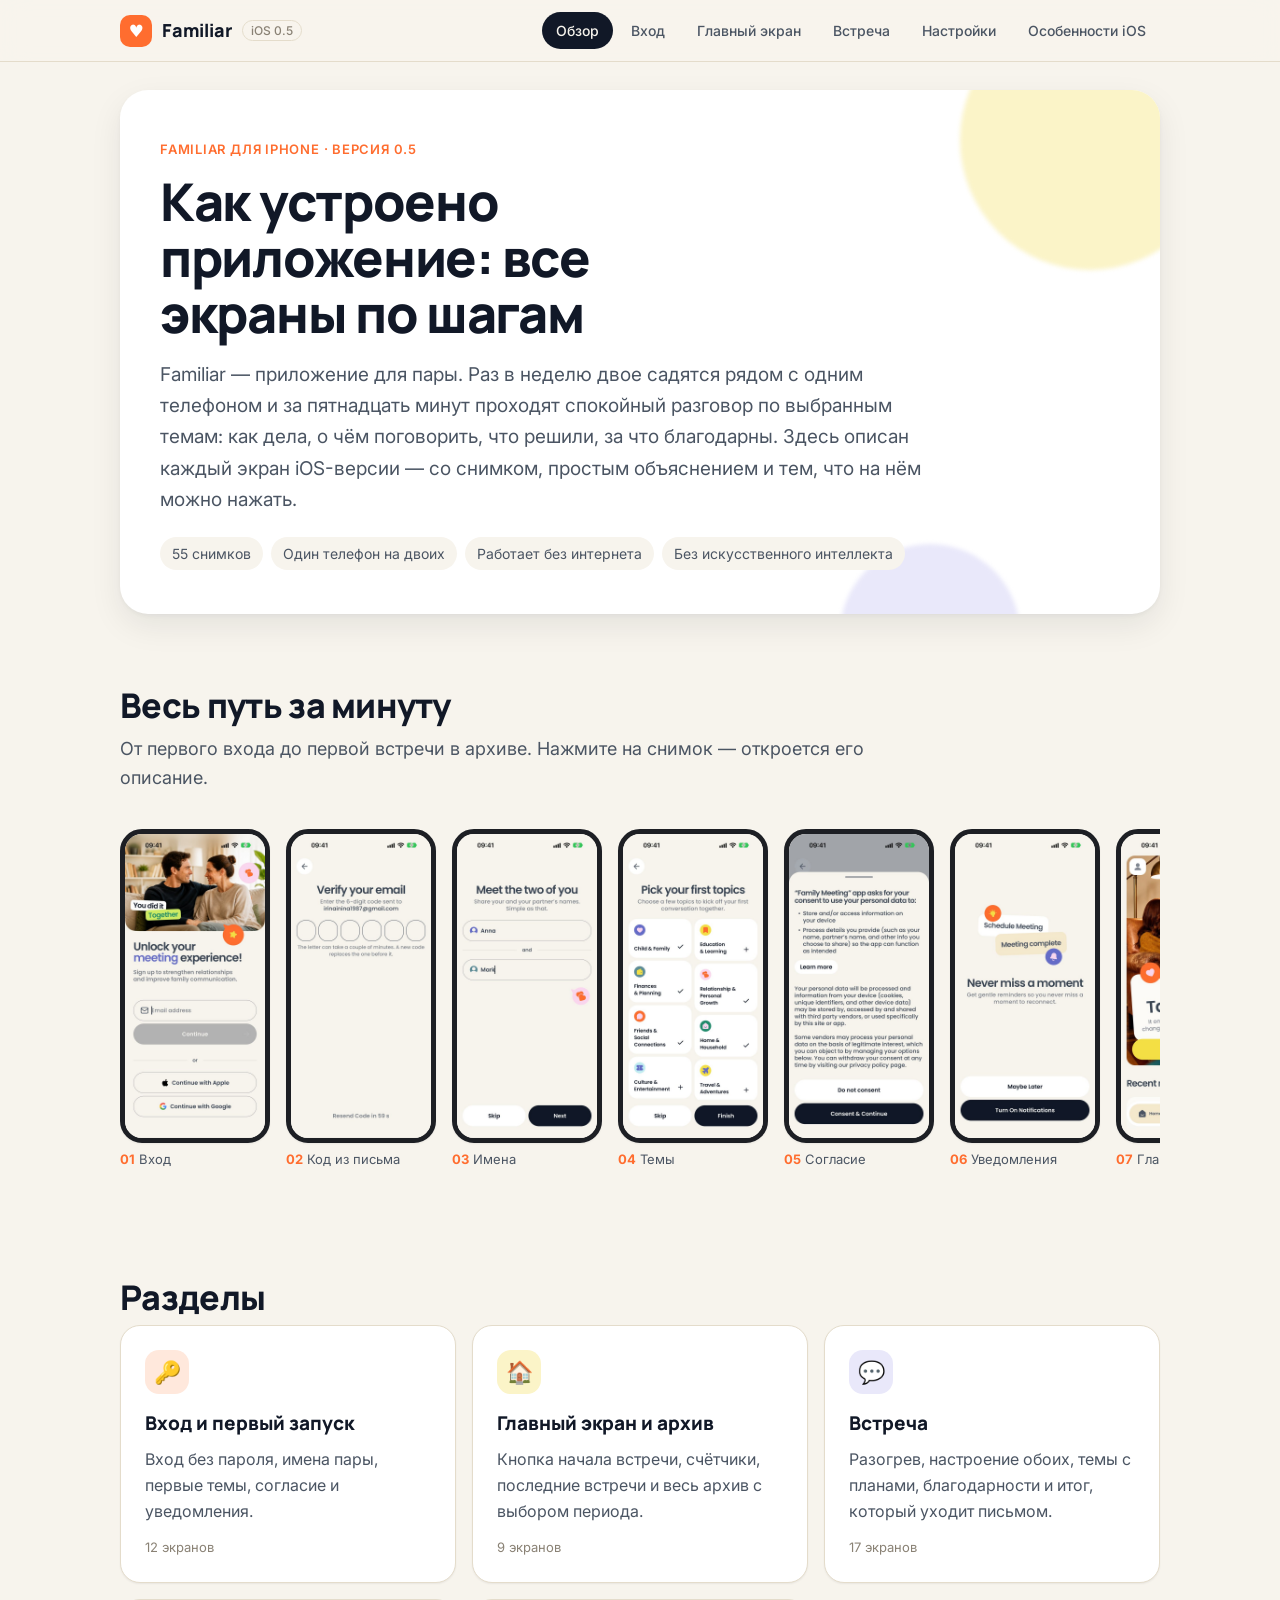
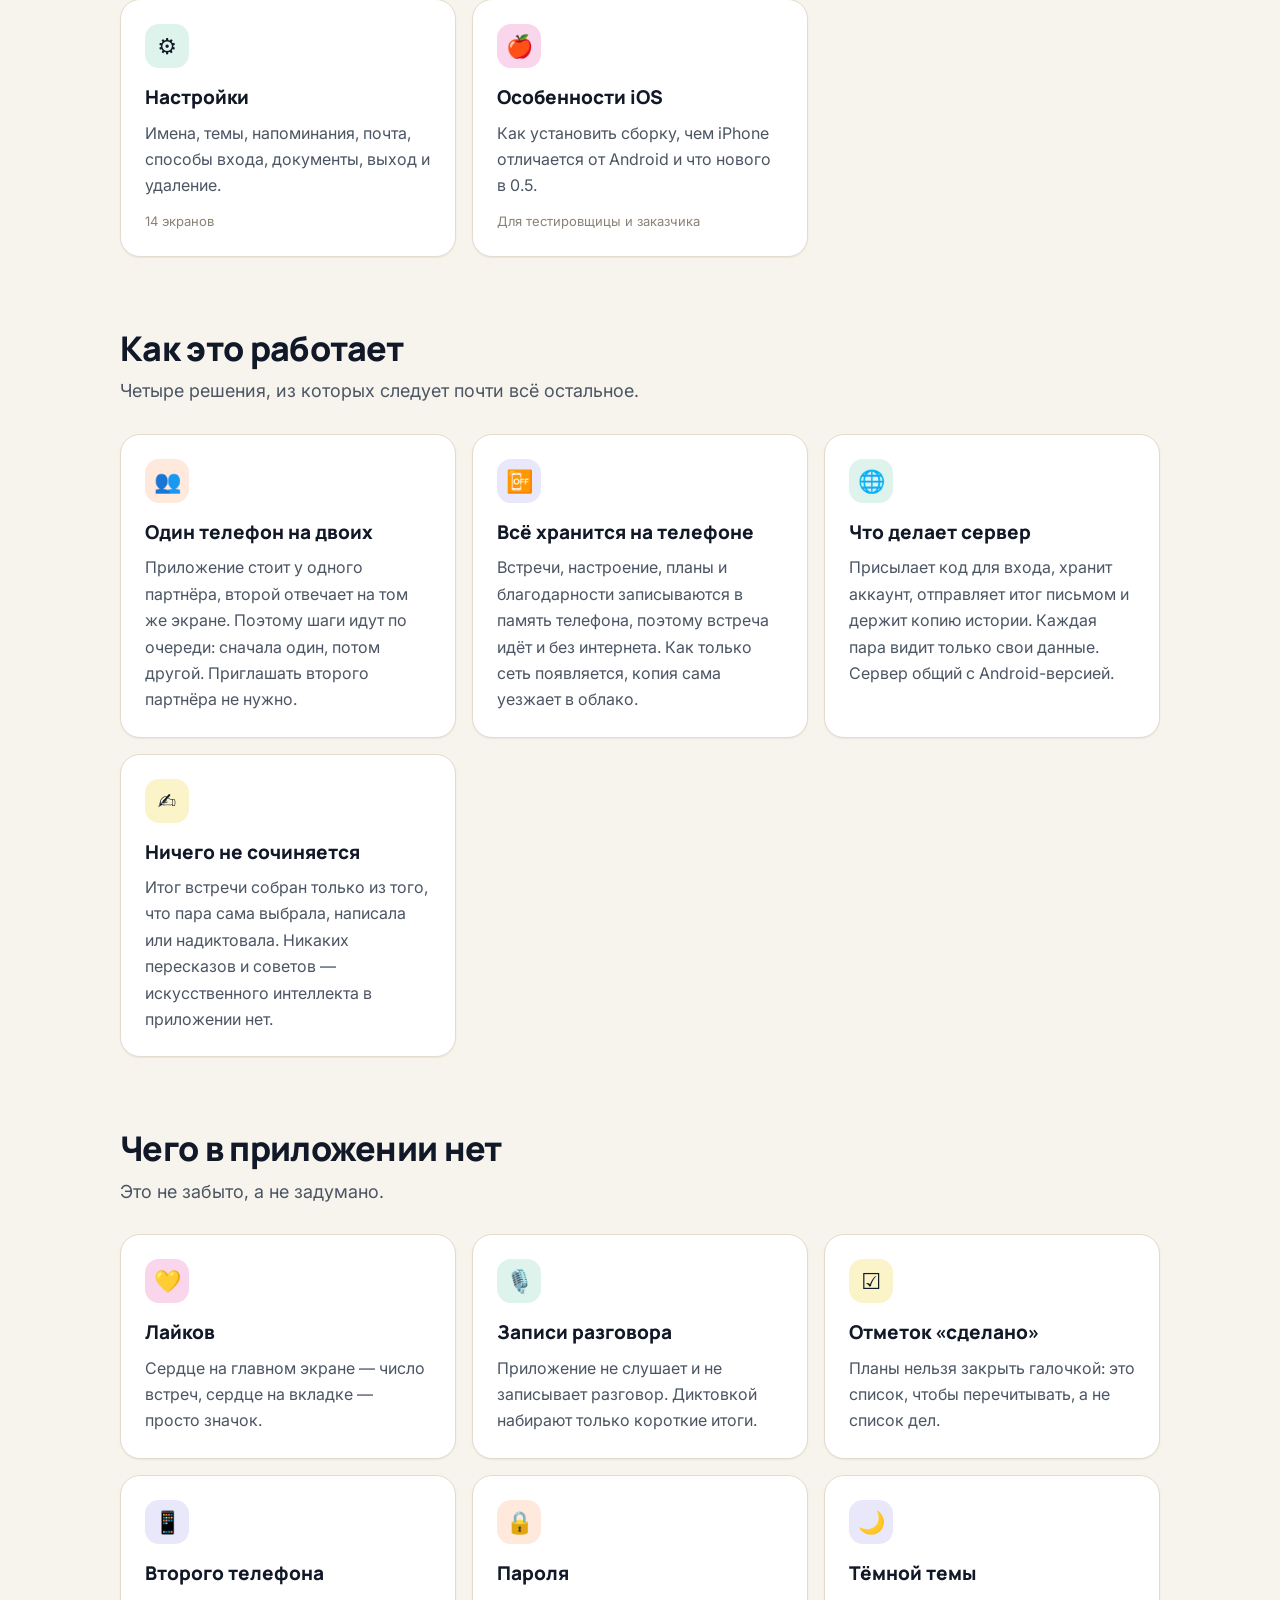
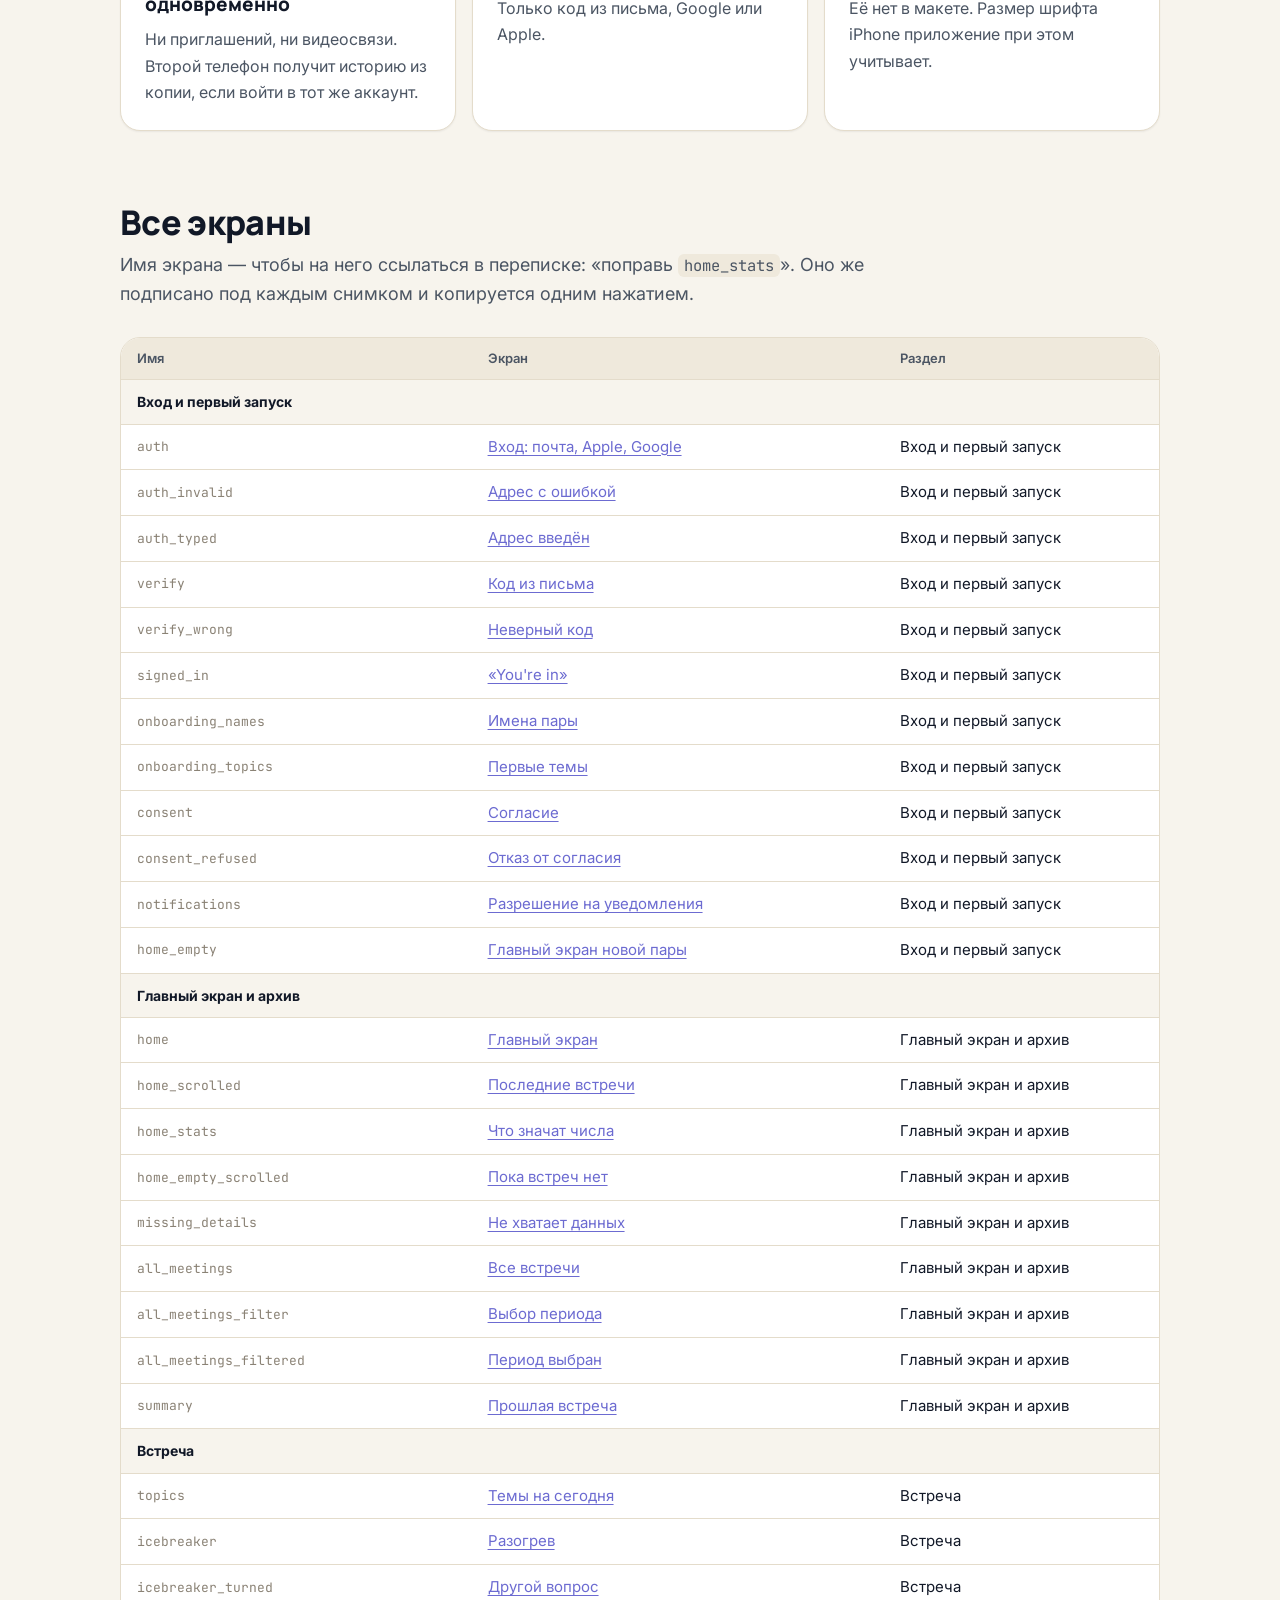
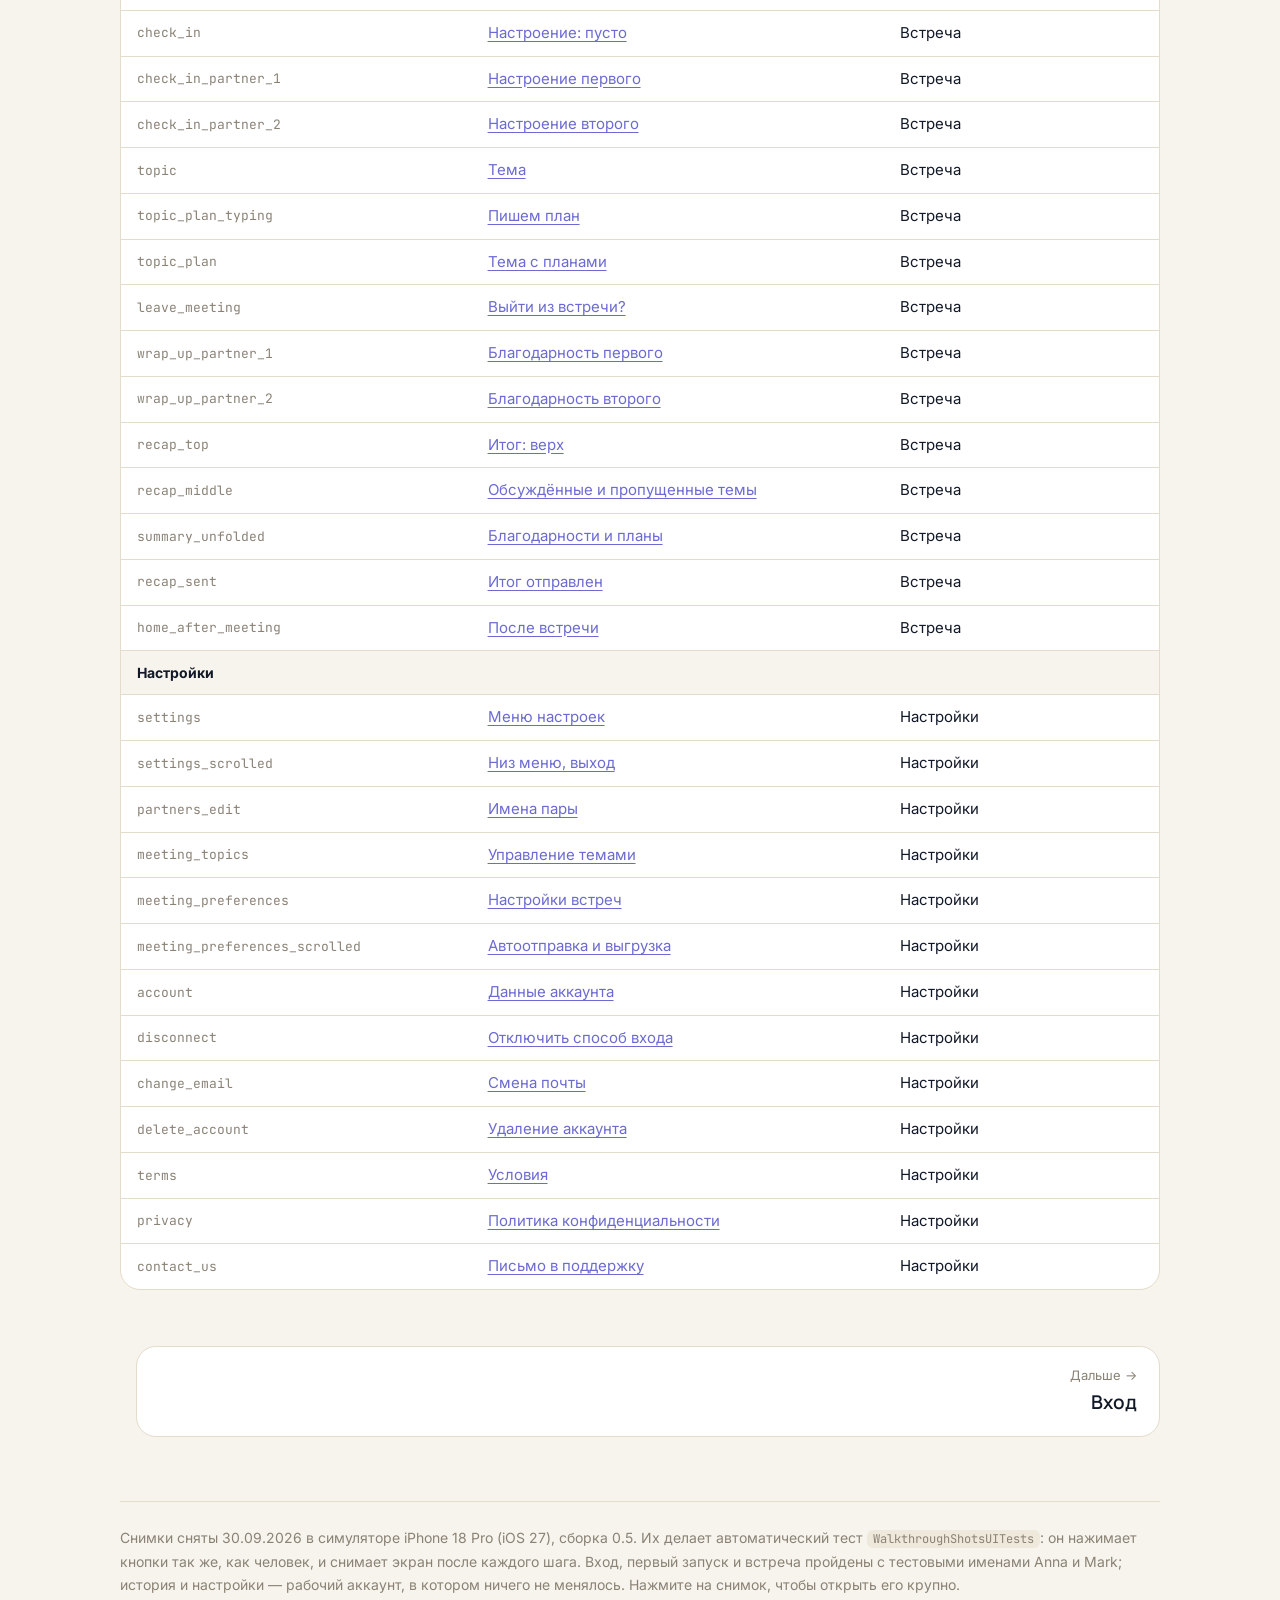
<file: ios/index.html>
<!doctype html>
<html lang="ru">
<head>
<meta charset="utf-8">
<meta name="viewport" content="width=device-width,initial-scale=1">
<title>Как устроено приложение · Familiar для iOS</title>
<link rel="preconnect" href="https://fonts.googleapis.com">
<link rel="preconnect" href="https://fonts.gstatic.com" crossorigin>
<link rel="stylesheet" href="https://fonts.googleapis.com/css2?family=Inter:wght@400;500;600;700&family=Manrope:wght@600;800&family=Poppins:wght@500&family=JetBrains+Mono&display=swap">
<link rel="stylesheet" href="styles.css">
</head>
<body>
<div class="topbar">
  <div class="topbar-inner">
    <a class="brand" href="index.html"><span class="brand-mark">♥</span>Familiar <small>iOS 0.5</small></a>
    <nav class="tabs">
      <a href="index.html" class="here">Обзор</a>
      <a href="signin.html">Вход</a>
      <a href="home.html">Главный экран</a>
      <a href="meeting.html">Встреча</a>
      <a href="settings.html">Настройки</a>
      <a href="ios.html">Особенности iOS</a>
    </nav>
  </div>
</div>
<div class="wrap">

<section class="hero">
  <div class="eyebrow">Familiar для iPhone · версия 0.5</div>
  <h1>Как устроено приложение: все экраны по шагам</h1>
  <p class="lede">Familiar — приложение для пары. Раз в неделю двое садятся рядом с одним телефоном и за пятнадцать минут проходят спокойный разговор по выбранным темам: как дела, о чём поговорить, что решили, за что благодарны. Здесь описан каждый экран iOS-версии — со снимком, простым объяснением и тем, что на нём можно нажать.</p>
  <div class="meta"><span>55 снимков</span><span>Один телефон на двоих</span><span>Работает без интернета</span><span>Без искусственного интеллекта</span></div>
</section>

<h2 id="path">Весь путь за минуту</h2>
<p class="section-note">От первого входа до первой встречи в архиве. Нажмите на снимок — откроется его описание.</p>
<div class="strip"><a href="signin.html#auth"><img src="img/auth.jpg" alt="Вход" loading="lazy"><span><b>01</b>Вход</span></a><a href="signin.html#verify"><img src="img/verify.jpg" alt="Код из письма" loading="lazy"><span><b>02</b>Код из письма</span></a><a href="signin.html#onboarding_names"><img src="img/onboarding_names_typed.jpg" alt="Имена" loading="lazy"><span><b>03</b>Имена</span></a><a href="signin.html#onboarding_topics"><img src="img/onboarding_topics.jpg" alt="Темы" loading="lazy"><span><b>04</b>Темы</span></a><a href="signin.html#consent"><img src="img/consent.jpg" alt="Согласие" loading="lazy"><span><b>05</b>Согласие</span></a><a href="signin.html#notifications"><img src="img/notifications.jpg" alt="Уведомления" loading="lazy"><span><b>06</b>Уведомления</span></a><a href="signin.html#home_empty"><img src="img/home_empty.jpg" alt="Главный" loading="lazy"><span><b>07</b>Главный</span></a><a href="meeting.html#topics"><img src="img/topics.jpg" alt="Темы встречи" loading="lazy"><span><b>08</b>Темы встречи</span></a><a href="meeting.html#icebreaker"><img src="img/icebreaker.jpg" alt="Разогрев" loading="lazy"><span><b>09</b>Разогрев</span></a><a href="meeting.html#check_in_partner_1"><img src="img/check_in_partner_1.jpg" alt="Настроение" loading="lazy"><span><b>10</b>Настроение</span></a><a href="meeting.html#topic_plan"><img src="img/topic_plan.jpg" alt="Тема и планы" loading="lazy"><span><b>11</b>Тема и планы</span></a><a href="meeting.html#wrap_up_partner_2"><img src="img/wrap_up_partner_2.jpg" alt="Благодарности" loading="lazy"><span><b>12</b>Благодарности</span></a><a href="meeting.html#recap_top"><img src="img/recap_top.jpg" alt="Итог" loading="lazy"><span><b>13</b>Итог</span></a><a href="meeting.html#recap_sent"><img src="img/recap_sent.jpg" alt="Письмо" loading="lazy"><span><b>14</b>Письмо</span></a><a href="meeting.html#home_after_meeting"><img src="img/home_after_meeting.jpg" alt="Первая встреча в списке" loading="lazy"><span><b>15</b>Первая встреча в списке</span></a></div>

<h2 id="sections">Разделы</h2>
<div class="cards"><a class="card" href="signin.html"><div class="card-icon bg-orange">🔑</div><h4>Вход и первый запуск</h4><p>Вход без пароля, имена пары, первые темы, согласие и уведомления.</p><span class="count">12 экранов</span></a><a class="card" href="home.html"><div class="card-icon bg-yellow">🏠</div><h4>Главный экран и архив</h4><p>Кнопка начала встречи, счётчики, последние встречи и весь архив с выбором периода.</p><span class="count">9 экранов</span></a><a class="card" href="meeting.html"><div class="card-icon bg-violet">💬</div><h4>Встреча</h4><p>Разогрев, настроение обоих, темы с планами, благодарности и итог, который уходит письмом.</p><span class="count">17 экранов</span></a><a class="card" href="settings.html"><div class="card-icon bg-mint">⚙️</div><h4>Настройки</h4><p>Имена, темы, напоминания, почта, способы входа, документы, выход и удаление.</p><span class="count">14 экранов</span></a><a class="card" href="ios.html"><div class="card-icon bg-pink">🍎</div><h4>Особенности iOS</h4><p>Как установить сборку, чем iPhone отличается от Android и что нового в 0.5.</p><span class="count">Для тестировщицы и заказчика</span></a></div>

<h2 id="how">Как это работает</h2>
<p class="section-note">Четыре решения, из которых следует почти всё остальное.</p>
<div class="cards"><div class="card"><div class="card-icon bg-orange">👥</div><h4>Один телефон на двоих</h4><p>Приложение стоит у одного партнёра, второй отвечает на том же экране. Поэтому шаги идут по очереди: сначала один, потом другой. Приглашать второго партнёра не нужно.</p></div><div class="card"><div class="card-icon bg-violet">📴</div><h4>Всё хранится на телефоне</h4><p>Встречи, настроение, планы и благодарности записываются в память телефона, поэтому встреча идёт и без интернета. Как только сеть появляется, копия сама уезжает в облако.</p></div><div class="card"><div class="card-icon bg-mint">🌐</div><h4>Что делает сервер</h4><p>Присылает код для входа, хранит аккаунт, отправляет итог письмом и держит копию истории. Каждая пара видит только свои данные. Сервер общий с Android-версией.</p></div><div class="card"><div class="card-icon bg-yellow">✍️</div><h4>Ничего не сочиняется</h4><p>Итог встречи собран только из того, что пара сама выбрала, написала или надиктовала. Никаких пересказов и советов — искусственного интеллекта в приложении нет.</p></div></div>

<h2 id="absent">Чего в приложении нет</h2>
<p class="section-note">Это не забыто, а не задумано.</p>
<div class="cards"><div class="card"><div class="card-icon bg-pink">💛</div><h4>Лайков</h4><p>Сердце на главном экране — число встреч, сердце на вкладке — просто значок.</p></div><div class="card"><div class="card-icon bg-mint">🎙️</div><h4>Записи разговора</h4><p>Приложение не слушает и не записывает разговор. Диктовкой набирают только короткие итоги.</p></div><div class="card"><div class="card-icon bg-yellow">☑️</div><h4>Отметок «сделано»</h4><p>Планы нельзя закрыть галочкой: это список, чтобы перечитывать, а не список дел.</p></div><div class="card"><div class="card-icon bg-violet">📱</div><h4>Второго телефона одновременно</h4><p>Ни приглашений, ни видеосвязи. Второй телефон получит историю из копии, если войти в тот же аккаунт.</p></div><div class="card"><div class="card-icon bg-orange">🔒</div><h4>Пароля</h4><p>Только код из письма, Google или Apple.</p></div><div class="card"><div class="card-icon bg-violet">🌙</div><h4>Тёмной темы</h4><p>Её нет в макете. Размер шрифта iPhone приложение при этом учитывает.</p></div></div>

<h2 id="index">Все экраны</h2>
<p class="section-note">Имя экрана — чтобы на него ссылаться в переписке: «поправь <code>home_stats</code>». Оно же подписано под каждым снимком и копируется одним нажатием.</p>
<table class="index-table"><thead><tr><th>Имя</th><th>Экран</th><th>Раздел</th></tr></thead><tbody><tr class="group"><td colspan="3">Вход и первый запуск</td></tr><tr><td>auth</td><td><a href="signin.html#auth">Вход: почта, Apple, Google</a></td><td>Вход и первый запуск</td></tr><tr><td>auth_invalid</td><td><a href="signin.html#auth_invalid">Адрес с ошибкой</a></td><td>Вход и первый запуск</td></tr><tr><td>auth_typed</td><td><a href="signin.html#auth_typed">Адрес введён</a></td><td>Вход и первый запуск</td></tr><tr><td>verify</td><td><a href="signin.html#verify">Код из письма</a></td><td>Вход и первый запуск</td></tr><tr><td>verify_wrong</td><td><a href="signin.html#verify_wrong">Неверный код</a></td><td>Вход и первый запуск</td></tr><tr><td>signed_in</td><td><a href="signin.html#signed_in">«You're in»</a></td><td>Вход и первый запуск</td></tr><tr><td>onboarding_names</td><td><a href="signin.html#onboarding_names">Имена пары</a></td><td>Вход и первый запуск</td></tr><tr><td>onboarding_topics</td><td><a href="signin.html#onboarding_topics">Первые темы</a></td><td>Вход и первый запуск</td></tr><tr><td>consent</td><td><a href="signin.html#consent">Согласие</a></td><td>Вход и первый запуск</td></tr><tr><td>consent_refused</td><td><a href="signin.html#consent_refused">Отказ от согласия</a></td><td>Вход и первый запуск</td></tr><tr><td>notifications</td><td><a href="signin.html#notifications">Разрешение на уведомления</a></td><td>Вход и первый запуск</td></tr><tr><td>home_empty</td><td><a href="signin.html#home_empty">Главный экран новой пары</a></td><td>Вход и первый запуск</td></tr><tr class="group"><td colspan="3">Главный экран и архив</td></tr><tr><td>home</td><td><a href="home.html#home">Главный экран</a></td><td>Главный экран и архив</td></tr><tr><td>home_scrolled</td><td><a href="home.html#home_scrolled">Последние встречи</a></td><td>Главный экран и архив</td></tr><tr><td>home_stats</td><td><a href="home.html#home_stats">Что значат числа</a></td><td>Главный экран и архив</td></tr><tr><td>home_empty_scrolled</td><td><a href="home.html#home_empty_scrolled">Пока встреч нет</a></td><td>Главный экран и архив</td></tr><tr><td>missing_details</td><td><a href="home.html#missing_details">Не хватает данных</a></td><td>Главный экран и архив</td></tr><tr><td>all_meetings</td><td><a href="home.html#all_meetings">Все встречи</a></td><td>Главный экран и архив</td></tr><tr><td>all_meetings_filter</td><td><a href="home.html#all_meetings_filter">Выбор периода</a></td><td>Главный экран и архив</td></tr><tr><td>all_meetings_filtered</td><td><a href="home.html#all_meetings_filtered">Период выбран</a></td><td>Главный экран и архив</td></tr><tr><td>summary</td><td><a href="home.html#summary">Прошлая встреча</a></td><td>Главный экран и архив</td></tr><tr class="group"><td colspan="3">Встреча</td></tr><tr><td>topics</td><td><a href="meeting.html#topics">Темы на сегодня</a></td><td>Встреча</td></tr><tr><td>icebreaker</td><td><a href="meeting.html#icebreaker">Разогрев</a></td><td>Встреча</td></tr><tr><td>icebreaker_turned</td><td><a href="meeting.html#icebreaker_turned">Другой вопрос</a></td><td>Встреча</td></tr><tr><td>check_in</td><td><a href="meeting.html#check_in">Настроение: пусто</a></td><td>Встреча</td></tr><tr><td>check_in_partner_1</td><td><a href="meeting.html#check_in_partner_1">Настроение первого</a></td><td>Встреча</td></tr><tr><td>check_in_partner_2</td><td><a href="meeting.html#check_in_partner_2">Настроение второго</a></td><td>Встреча</td></tr><tr><td>topic</td><td><a href="meeting.html#topic">Тема</a></td><td>Встреча</td></tr><tr><td>topic_plan_typing</td><td><a href="meeting.html#topic_plan_typing">Пишем план</a></td><td>Встреча</td></tr><tr><td>topic_plan</td><td><a href="meeting.html#topic_plan">Тема с планами</a></td><td>Встреча</td></tr><tr><td>leave_meeting</td><td><a href="meeting.html#leave_meeting">Выйти из встречи?</a></td><td>Встреча</td></tr><tr><td>wrap_up_partner_1</td><td><a href="meeting.html#wrap_up_partner_1">Благодарность первого</a></td><td>Встреча</td></tr><tr><td>wrap_up_partner_2</td><td><a href="meeting.html#wrap_up_partner_2">Благодарность второго</a></td><td>Встреча</td></tr><tr><td>recap_top</td><td><a href="meeting.html#recap_top">Итог: верх</a></td><td>Встреча</td></tr><tr><td>recap_middle</td><td><a href="meeting.html#recap_middle">Обсуждённые и пропущенные темы</a></td><td>Встреча</td></tr><tr><td>summary_unfolded</td><td><a href="meeting.html#summary_unfolded">Благодарности и планы</a></td><td>Встреча</td></tr><tr><td>recap_sent</td><td><a href="meeting.html#recap_sent">Итог отправлен</a></td><td>Встреча</td></tr><tr><td>home_after_meeting</td><td><a href="meeting.html#home_after_meeting">После встречи</a></td><td>Встреча</td></tr><tr class="group"><td colspan="3">Настройки</td></tr><tr><td>settings</td><td><a href="settings.html#settings">Меню настроек</a></td><td>Настройки</td></tr><tr><td>settings_scrolled</td><td><a href="settings.html#settings_scrolled">Низ меню, выход</a></td><td>Настройки</td></tr><tr><td>partners_edit</td><td><a href="settings.html#partners_edit">Имена пары</a></td><td>Настройки</td></tr><tr><td>meeting_topics</td><td><a href="settings.html#meeting_topics">Управление темами</a></td><td>Настройки</td></tr><tr><td>meeting_preferences</td><td><a href="settings.html#meeting_preferences">Настройки встреч</a></td><td>Настройки</td></tr><tr><td>meeting_preferences_scrolled</td><td><a href="settings.html#meeting_preferences_scrolled">Автоотправка и выгрузка</a></td><td>Настройки</td></tr><tr><td>account</td><td><a href="settings.html#account">Данные аккаунта</a></td><td>Настройки</td></tr><tr><td>disconnect</td><td><a href="settings.html#disconnect">Отключить способ входа</a></td><td>Настройки</td></tr><tr><td>change_email</td><td><a href="settings.html#change_email">Смена почты</a></td><td>Настройки</td></tr><tr><td>delete_account</td><td><a href="settings.html#delete_account">Удаление аккаунта</a></td><td>Настройки</td></tr><tr><td>terms</td><td><a href="settings.html#terms">Условия</a></td><td>Настройки</td></tr><tr><td>privacy</td><td><a href="settings.html#privacy">Политика конфиденциальности</a></td><td>Настройки</td></tr><tr><td>contact_us</td><td><a href="settings.html#contact_us">Письмо в поддержку</a></td><td>Настройки</td></tr></tbody></table>

<div class="pager">
  <span></span>
  <a class="next" href="signin.html"><small>Дальше →</small><strong>Вход</strong></a>
</div>

<footer>
  Снимки сняты 30.09.2026 в симуляторе iPhone 18 Pro (iOS 27), сборка 0.5. Их делает автоматический тест
  <code>WalkthroughShotsUITests</code>: он нажимает кнопки так же, как человек, и снимает экран после каждого шага.
  Вход, первый запуск и встреча пройдены с тестовыми именами Anna и Mark; история и настройки — рабочий аккаунт, в котором
  ничего не менялось. Нажмите на снимок, чтобы открыть его крупно.
</footer>
</div>
<script src="app.js"></script>
</body>
</html>
</file>
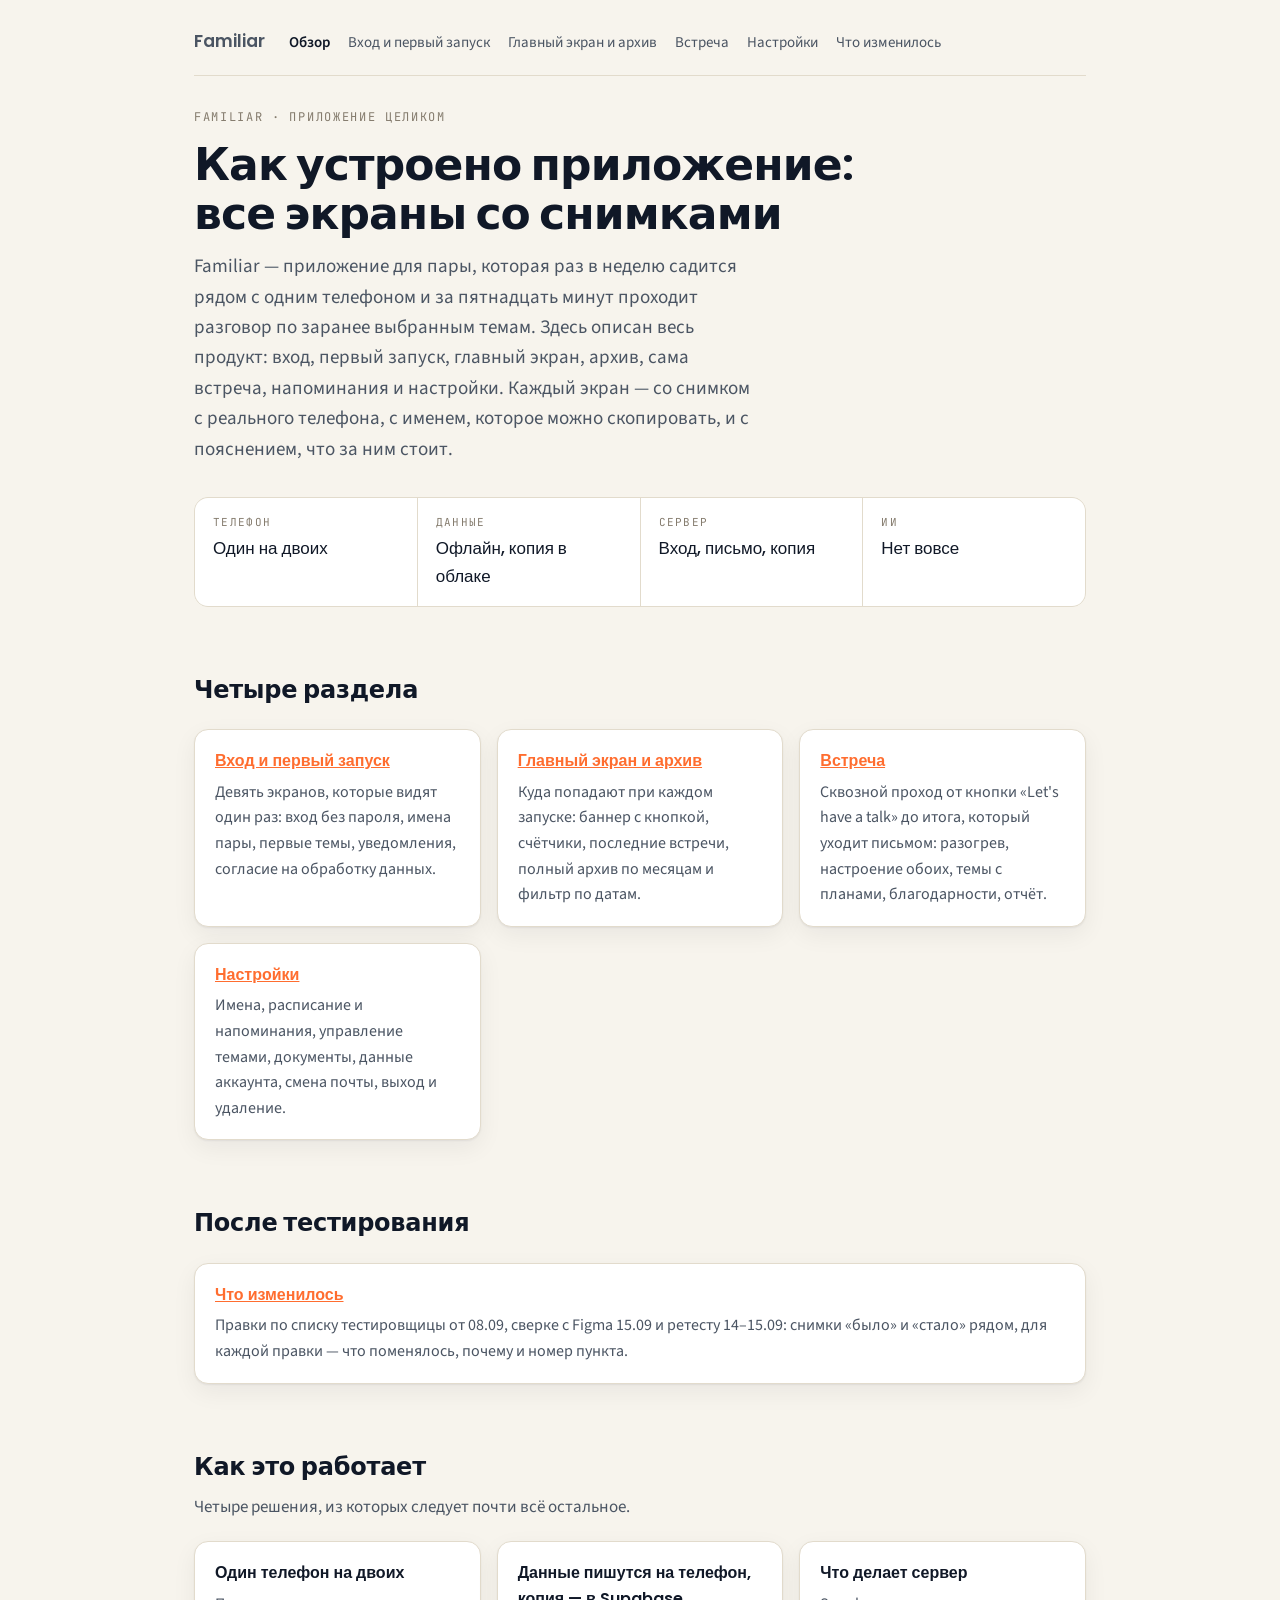
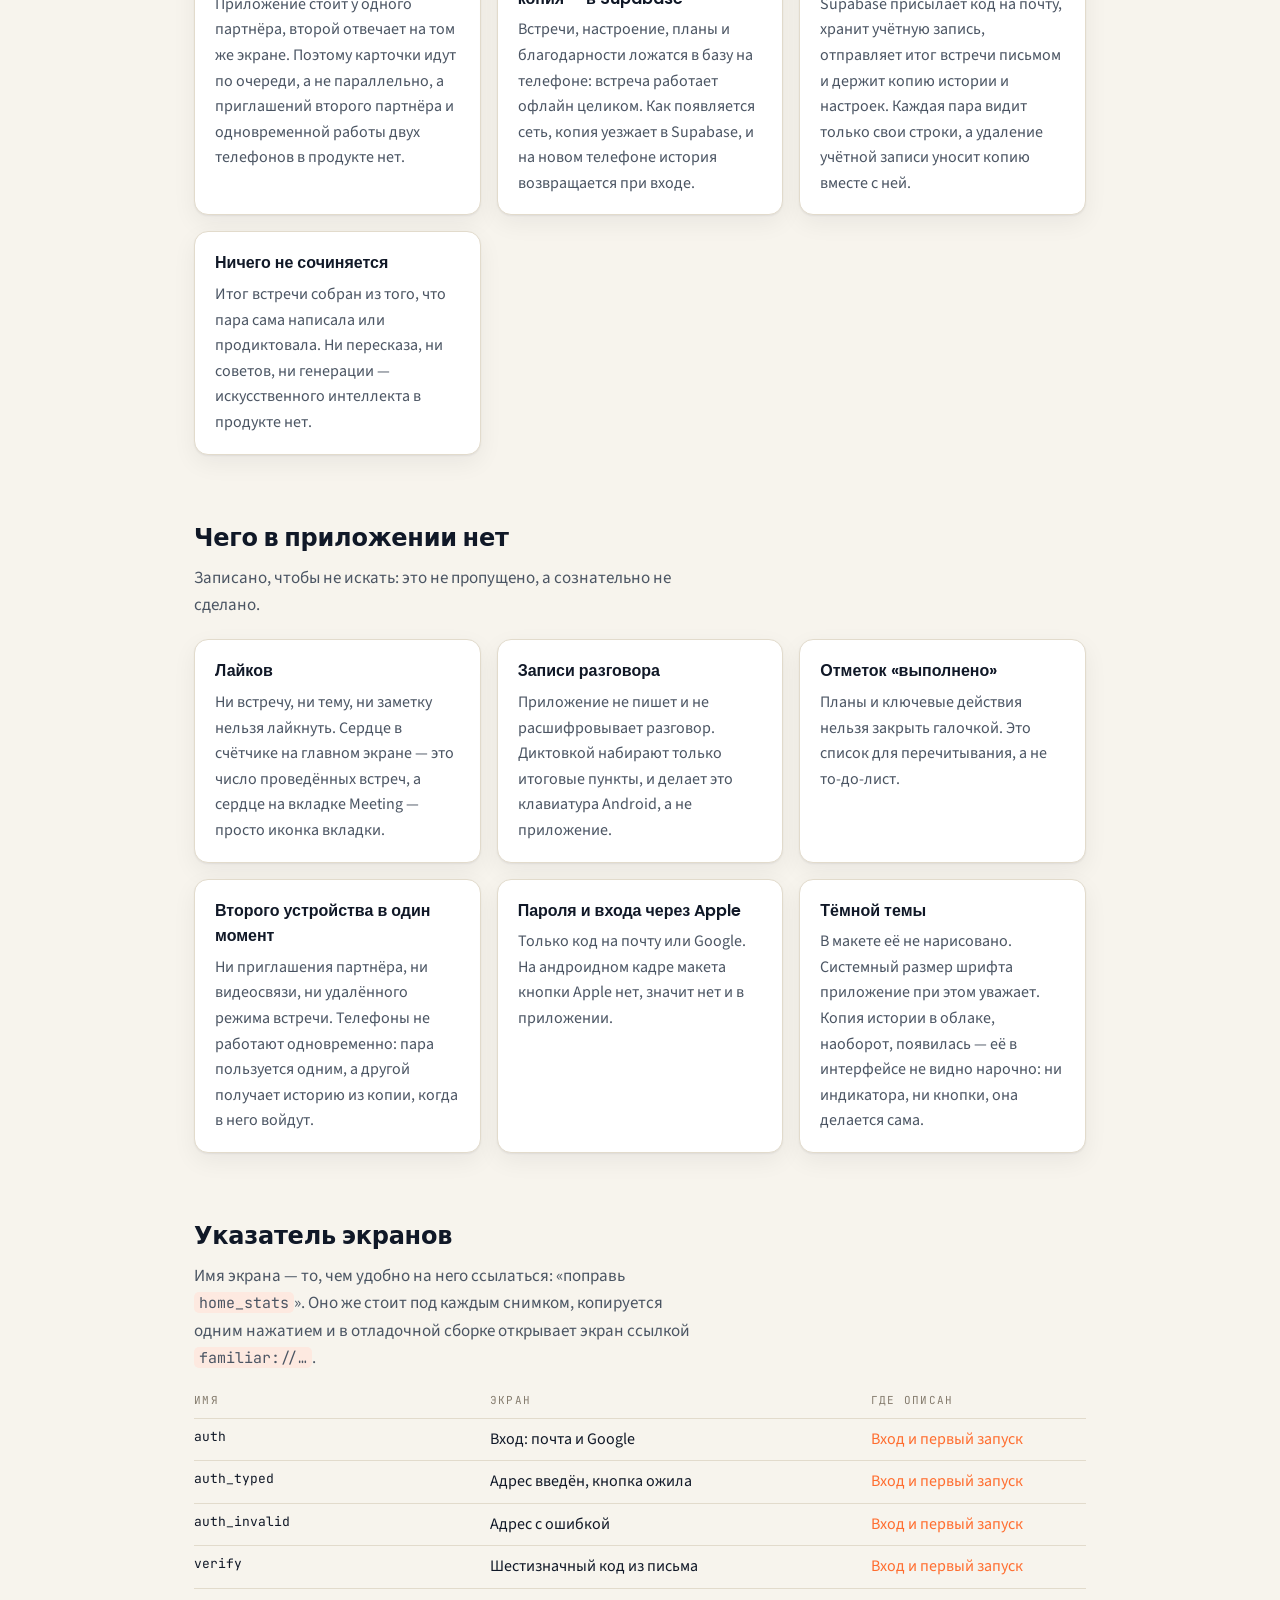
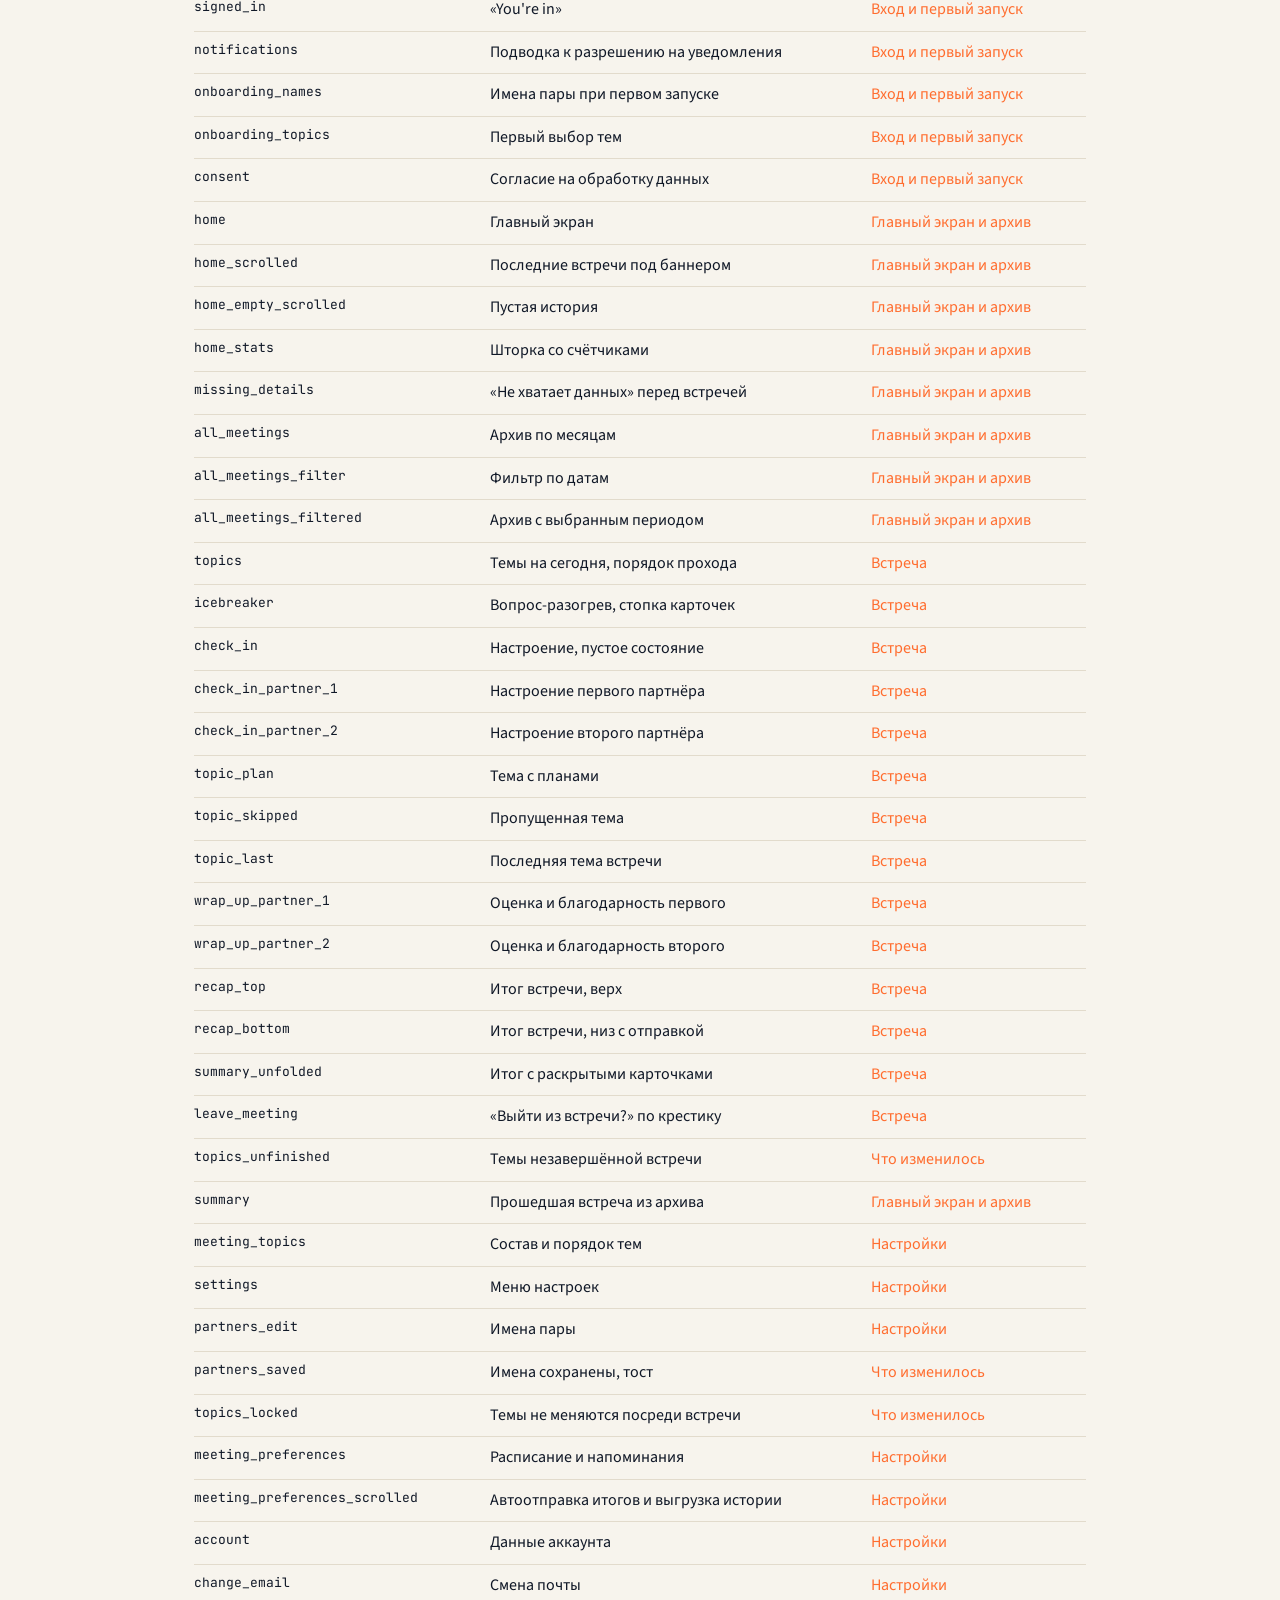
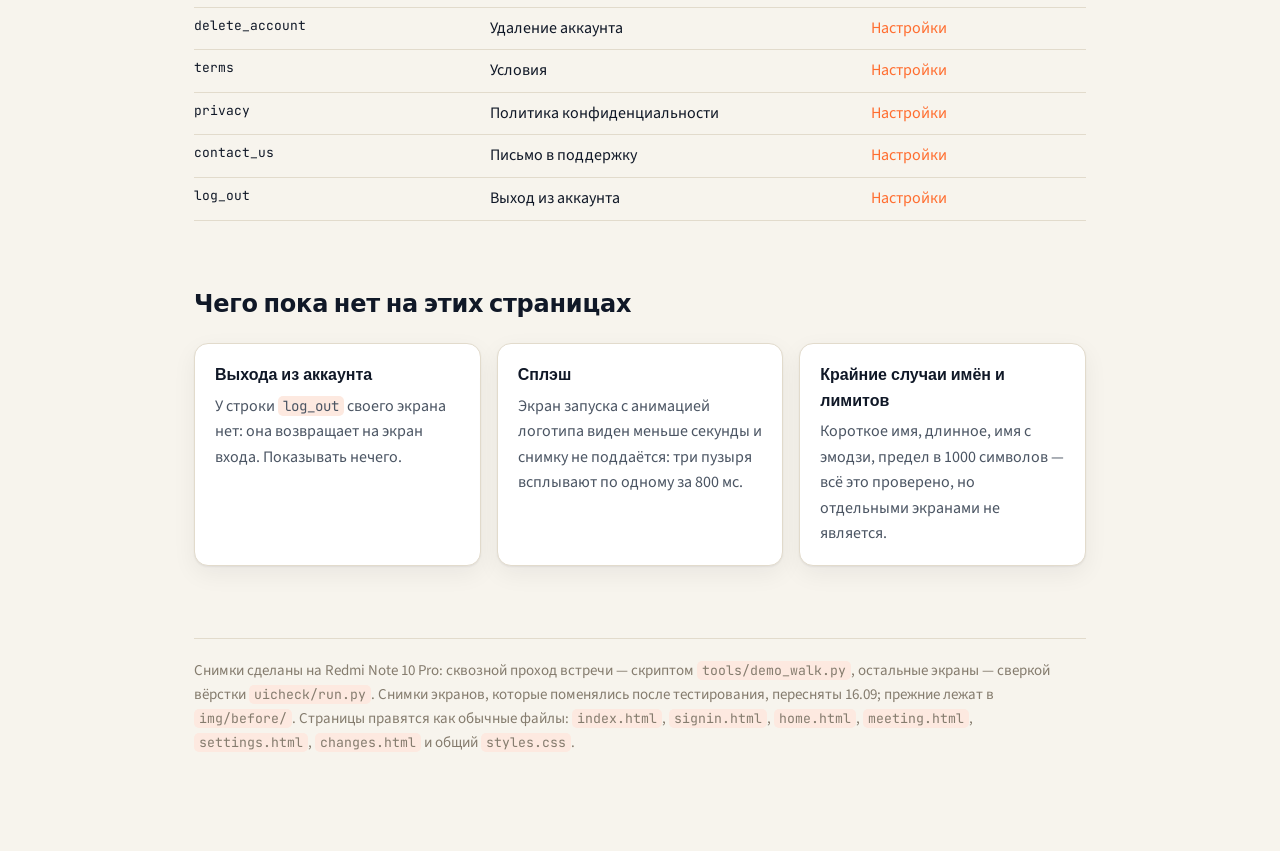
<file: walkthrough/index.html>
<!doctype html>
<html lang="ru">
<head>
<meta charset="utf-8">
<meta name="viewport" content="width=device-width,initial-scale=1">
<title>Familiar · Как устроено приложение</title>
<link rel="preconnect" href="https://fonts.googleapis.com">
<link rel="preconnect" href="https://fonts.gstatic.com" crossorigin>
<link rel="stylesheet" href="https://fonts.googleapis.com/css2?family=Poppins:wght@500;600&family=Source+Sans+3:ital,wght@0,400;0,600;1,400&family=JetBrains+Mono:wght@400&display=swap">
<link rel="stylesheet" href="styles.css">
</head>
<body>
<div class="wrap">

<nav class="sitenav">
  <a class="brand" href="index.html">Familiar</a>
  <a class="here" href="index.html">Обзор</a>
  <a href="signin.html">Вход и первый запуск</a>
  <a href="home.html">Главный экран и архив</a>
  <a href="meeting.html">Встреча</a>
  <a href="settings.html">Настройки</a>
  <a href="changes.html">Что изменилось</a>
</nav>

<header>
  <div class="eyebrow">Familiar · приложение целиком</div>
  <h1>Как устроено приложение: все экраны со снимками</h1>
  <p class="lede">Familiar — приложение для пары, которая раз в неделю садится рядом с одним телефоном и за пятнадцать минут проходит разговор по заранее выбранным темам. Здесь описан весь продукт: вход, первый запуск, главный экран, архив, сама встреча, напоминания и настройки. Каждый экран — со снимком с реального телефона, с именем, которое можно скопировать, и с пояснением, что за ним стоит.</p>
</header>

<dl class="facts">
  <div class="fact"><dt>Телефон</dt><dd>Один на двоих</dd></div>
  <div class="fact"><dt>Данные</dt><dd>Офлайн, копия в облаке</dd></div>
  <div class="fact"><dt>Сервер</dt><dd>Вход, письмо, копия</dd></div>
  <div class="fact"><dt>ИИ</dt><dd>Нет вовсе</dd></div>
</dl>

<h2 id="sections">Четыре раздела</h2>
<div class="cards">
  <div class="card">
    <h4><a href="signin.html">Вход и первый запуск</a></h4>
    <p>Девять экранов, которые видят один раз: вход без пароля, имена пары, первые темы, уведомления, согласие на обработку данных.</p>
  </div>
  <div class="card">
    <h4><a href="home.html">Главный экран и архив</a></h4>
    <p>Куда попадают при каждом запуске: баннер с кнопкой, счётчики, последние встречи, полный архив по месяцам и фильтр по датам.</p>
  </div>
  <div class="card">
    <h4><a href="meeting.html">Встреча</a></h4>
    <p>Сквозной проход от кнопки «Let's have a talk» до итога, который уходит письмом: разогрев, настроение обоих, темы с планами, благодарности, отчёт.</p>
  </div>
  <div class="card">
    <h4><a href="settings.html">Настройки</a></h4>
    <p>Имена, расписание и напоминания, управление темами, документы, данные аккаунта, смена почты, выход и удаление.</p>
  </div>
</div>

<h2 id="changes">После тестирования</h2>
<div class="cards">
  <div class="card">
    <h4><a href="changes.html">Что изменилось</a></h4>
    <p>Правки по списку тестировщицы от 08.09, сверке с Figma 15.09 и ретесту 14–15.09: снимки «было» и «стало» рядом, для каждой правки — что поменялось, почему и номер пункта.</p>
  </div>
</div>

<h2 id="how">Как это работает</h2>
<p class="section-note">Четыре решения, из которых следует почти всё остальное.</p>
<div class="cards">
  <div class="card">
    <h4>Один телефон на двоих</h4>
    <p>Приложение стоит у одного партнёра, второй отвечает на том же экране. Поэтому карточки идут по очереди, а не параллельно, а приглашений второго партнёра и одновременной работы двух телефонов в продукте нет.</p>
  </div>
  <div class="card">
    <h4>Данные пишутся на телефон, копия — в Supabase</h4>
    <p>Встречи, настроение, планы и благодарности ложатся в базу на телефоне: встреча работает офлайн целиком. Как появляется сеть, копия уезжает в Supabase, и на новом телефоне история возвращается при входе.</p>
  </div>
  <div class="card">
    <h4>Что делает сервер</h4>
    <p>Supabase присылает код на почту, хранит учётную запись, отправляет итог встречи письмом и держит копию истории и настроек. Каждая пара видит только свои строки, а удаление учётной записи уносит копию вместе с ней.</p>
  </div>
  <div class="card">
    <h4>Ничего не сочиняется</h4>
    <p>Итог встречи собран из того, что пара сама написала или продиктовала. Ни пересказа, ни советов, ни генерации — искусственного интеллекта в продукте нет.</p>
  </div>
</div>

<h2 id="absent">Чего в приложении нет</h2>
<p class="section-note">Записано, чтобы не искать: это не пропущено, а сознательно не сделано.</p>
<div class="cards">
  <div class="card">
    <h4>Лайков</h4>
    <p>Ни встречу, ни тему, ни заметку нельзя лайкнуть. Сердце в счётчике на главном экране — это число проведённых встреч, а сердце на вкладке Meeting — просто иконка вкладки.</p>
  </div>
  <div class="card">
    <h4>Записи разговора</h4>
    <p>Приложение не пишет и не расшифровывает разговор. Диктовкой набирают только итоговые пункты, и делает это клавиатура Android, а не приложение.</p>
  </div>
  <div class="card">
    <h4>Отметок «выполнено»</h4>
    <p>Планы и ключевые действия нельзя закрыть галочкой. Это список для перечитывания, а не то-до-лист.</p>
  </div>
  <div class="card">
    <h4>Второго устройства в один момент</h4>
    <p>Ни приглашения партнёра, ни видеосвязи, ни удалённого режима встречи. Телефоны не работают одновременно: пара пользуется одним, а другой получает историю из копии, когда в него войдут.</p>
  </div>
  <div class="card">
    <h4>Пароля и входа через Apple</h4>
    <p>Только код на почту или Google. На андроидном кадре макета кнопки Apple нет, значит нет и в приложении.</p>
  </div>
  <div class="card">
    <h4>Тёмной темы</h4>
    <p>В макете её не нарисовано. Системный размер шрифта приложение при этом уважает. Копия истории в облаке, наоборот, появилась — её в интерфейсе не видно нарочно: ни индикатора, ни кнопки, она делается сама.</p>
  </div>
</div>

<h2 id="index">Указатель экранов</h2>
<p class="section-note">Имя экрана — то, чем удобно на него ссылаться: «поправь <code>home_stats</code>». Оно же стоит под каждым снимком, копируется одним нажатием и в отладочной сборке открывает экран ссылкой <code>familiar://…</code>.</p>

<table class="index-table">
  <thead>
    <tr><th>Имя</th><th>Экран</th><th>Где описан</th></tr>
  </thead>
  <tbody>
    <tr><td>auth</td><td>Вход: почта и Google</td><td><a href="signin.html#auth">Вход и первый запуск</a></td></tr>
    <tr><td>auth_typed</td><td>Адрес введён, кнопка ожила</td><td><a href="signin.html#auth_typed">Вход и первый запуск</a></td></tr>
    <tr><td>auth_invalid</td><td>Адрес с ошибкой</td><td><a href="signin.html#auth_invalid">Вход и первый запуск</a></td></tr>
    <tr><td>verify</td><td>Шестизначный код из письма</td><td><a href="signin.html#verify">Вход и первый запуск</a></td></tr>
    <tr><td>signed_in</td><td>«You're in»</td><td><a href="signin.html#signed_in">Вход и первый запуск</a></td></tr>
    <tr><td>notifications</td><td>Подводка к разрешению на уведомления</td><td><a href="signin.html#notifications">Вход и первый запуск</a></td></tr>
    <tr><td>onboarding_names</td><td>Имена пары при первом запуске</td><td><a href="signin.html#onboarding_names">Вход и первый запуск</a></td></tr>
    <tr><td>onboarding_topics</td><td>Первый выбор тем</td><td><a href="signin.html#onboarding_topics">Вход и первый запуск</a></td></tr>
    <tr><td>consent</td><td>Согласие на обработку данных</td><td><a href="signin.html#consent">Вход и первый запуск</a></td></tr>

    <tr><td>home</td><td>Главный экран</td><td><a href="home.html#home">Главный экран и архив</a></td></tr>
    <tr><td>home_scrolled</td><td>Последние встречи под баннером</td><td><a href="home.html#home_scrolled">Главный экран и архив</a></td></tr>
    <tr><td>home_empty_scrolled</td><td>Пустая история</td><td><a href="home.html#home_empty_scrolled">Главный экран и архив</a></td></tr>
    <tr><td>home_stats</td><td>Шторка со счётчиками</td><td><a href="home.html#home_stats">Главный экран и архив</a></td></tr>
    <tr><td>missing_details</td><td>«Не хватает данных» перед встречей</td><td><a href="home.html#missing_details">Главный экран и архив</a></td></tr>
    <tr><td>all_meetings</td><td>Архив по месяцам</td><td><a href="home.html#all_meetings">Главный экран и архив</a></td></tr>
    <tr><td>all_meetings_filter</td><td>Фильтр по датам</td><td><a href="home.html#all_meetings_filter">Главный экран и архив</a></td></tr>
    <tr><td>all_meetings_filtered</td><td>Архив с выбранным периодом</td><td><a href="home.html#all_meetings_filtered">Главный экран и архив</a></td></tr>

    <tr><td>topics</td><td>Темы на сегодня, порядок прохода</td><td><a href="meeting.html#topics">Встреча</a></td></tr>
    <tr><td>icebreaker</td><td>Вопрос-разогрев, стопка карточек</td><td><a href="meeting.html#icebreaker">Встреча</a></td></tr>
    <tr><td>check_in</td><td>Настроение, пустое состояние</td><td><a href="meeting.html#check_in">Встреча</a></td></tr>
    <tr><td>check_in_partner_1</td><td>Настроение первого партнёра</td><td><a href="meeting.html#check_in_partner_1">Встреча</a></td></tr>
    <tr><td>check_in_partner_2</td><td>Настроение второго партнёра</td><td><a href="meeting.html#check_in_partner_2">Встреча</a></td></tr>
    <tr><td>topic_plan</td><td>Тема с планами</td><td><a href="meeting.html#topic_plan">Встреча</a></td></tr>
    <tr><td>topic_skipped</td><td>Пропущенная тема</td><td><a href="meeting.html#topic_skipped">Встреча</a></td></tr>
    <tr><td>topic_last</td><td>Последняя тема встречи</td><td><a href="meeting.html#topic_last">Встреча</a></td></tr>
    <tr><td>wrap_up_partner_1</td><td>Оценка и благодарность первого</td><td><a href="meeting.html#wrap_up_partner_1">Встреча</a></td></tr>
    <tr><td>wrap_up_partner_2</td><td>Оценка и благодарность второго</td><td><a href="meeting.html#wrap_up_partner_2">Встреча</a></td></tr>
    <tr><td>recap_top</td><td>Итог встречи, верх</td><td><a href="meeting.html#recap_top">Встреча</a></td></tr>
    <tr><td>recap_bottom</td><td>Итог встречи, низ с отправкой</td><td><a href="meeting.html#recap_bottom">Встреча</a></td></tr>
    <tr><td>summary_unfolded</td><td>Итог с раскрытыми карточками</td><td><a href="meeting.html#summary_unfolded">Встреча</a></td></tr>
    <tr><td>leave_meeting</td><td>«Выйти из встречи?» по крестику</td><td><a href="meeting.html#leave_meeting">Встреча</a></td></tr>
    <tr><td>topics_unfinished</td><td>Темы незавершённой встречи</td><td><a href="changes.html#unfinished">Что изменилось</a></td></tr>
    <tr><td>summary</td><td>Прошедшая встреча из архива</td><td><a href="home.html#past_meeting">Главный экран и архив</a></td></tr>
    <tr><td>meeting_topics</td><td>Состав и порядок тем</td><td><a href="settings.html#meeting_topics">Настройки</a></td></tr>

    <tr><td>settings</td><td>Меню настроек</td><td><a href="settings.html#settings">Настройки</a></td></tr>
    <tr><td>partners_edit</td><td>Имена пары</td><td><a href="settings.html#partners_edit">Настройки</a></td></tr>
    <tr><td>partners_saved</td><td>Имена сохранены, тост</td><td><a href="changes.html#partners">Что изменилось</a></td></tr>
    <tr><td>topics_locked</td><td>Темы не меняются посреди встречи</td><td><a href="changes.html#topics-locked">Что изменилось</a></td></tr>
    <tr><td>meeting_preferences</td><td>Расписание и напоминания</td><td><a href="settings.html#meeting_preferences">Настройки</a></td></tr>
    <tr><td>meeting_preferences_scrolled</td><td>Автоотправка итогов и выгрузка истории</td><td><a href="settings.html#meeting_preferences_scrolled">Настройки</a></td></tr>
    <tr><td>account</td><td>Данные аккаунта</td><td><a href="settings.html#account">Настройки</a></td></tr>
    <tr><td>change_email</td><td>Смена почты</td><td><a href="settings.html#change_email">Настройки</a></td></tr>
    <tr><td>delete_account</td><td>Удаление аккаунта</td><td><a href="settings.html#delete_account">Настройки</a></td></tr>
    <tr><td>terms</td><td>Условия</td><td><a href="settings.html#terms">Настройки</a></td></tr>
    <tr><td>privacy</td><td>Политика конфиденциальности</td><td><a href="settings.html#privacy">Настройки</a></td></tr>
    <tr><td>contact_us</td><td>Письмо в поддержку</td><td><a href="settings.html#contact_us">Настройки</a></td></tr>
    <tr><td>log_out</td><td>Выход из аккаунта</td><td><a href="settings.html#log_out">Настройки</a></td></tr>
  </tbody>
</table>

<h2 id="pending">Чего пока нет на этих страницах</h2>
<div class="cards">
  <div class="card">
    <h4>Выхода из аккаунта</h4>
    <p>У строки <code>log_out</code> своего экрана нет: она возвращает на экран входа. Показывать нечего.</p>
  </div>
  <div class="card">
    <h4>Сплэш</h4>
    <p>Экран запуска с анимацией логотипа виден меньше секунды и снимку не поддаётся: три пузыря всплывают по одному за 800 мс.</p>
  </div>
  <div class="card">
    <h4>Крайние случаи имён и лимитов</h4>
    <p>Короткое имя, длинное, имя с эмодзи, предел в 1000 символов — всё это проверено, но отдельными экранами не является.</p>
  </div>
</div>

<footer>
  Снимки сделаны на Redmi Note 10 Pro: сквозной проход встречи — скриптом <code>tools/demo_walk.py</code>, остальные экраны — сверкой вёрстки <code>uicheck/run.py</code>. Снимки экранов, которые поменялись после тестирования, пересняты 16.09; прежние лежат в <code>img/before/</code>. Страницы правятся как обычные файлы: <code>index.html</code>, <code>signin.html</code>, <code>home.html</code>, <code>meeting.html</code>, <code>settings.html</code>, <code>changes.html</code> и общий <code>styles.css</code>.
</footer>

</div>
<script src="app.js"></script>
</body>
</html>
</file>
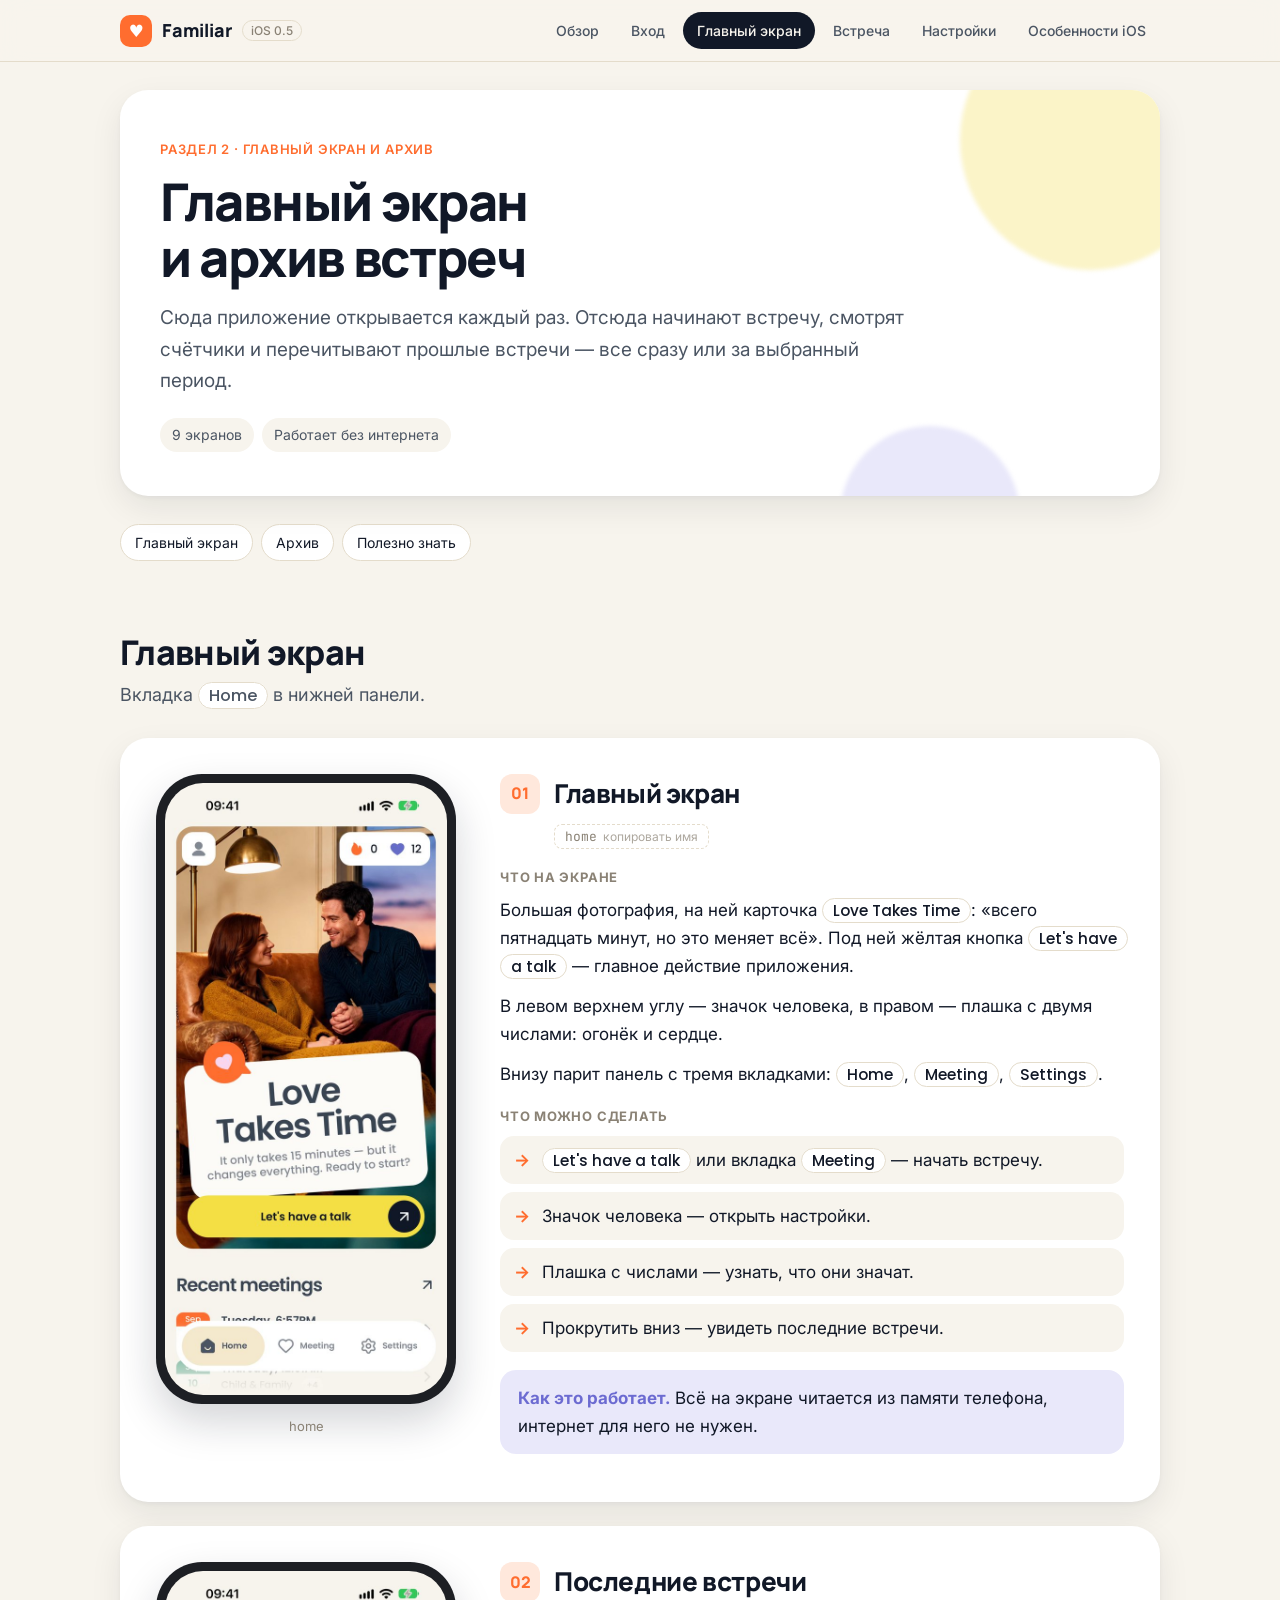
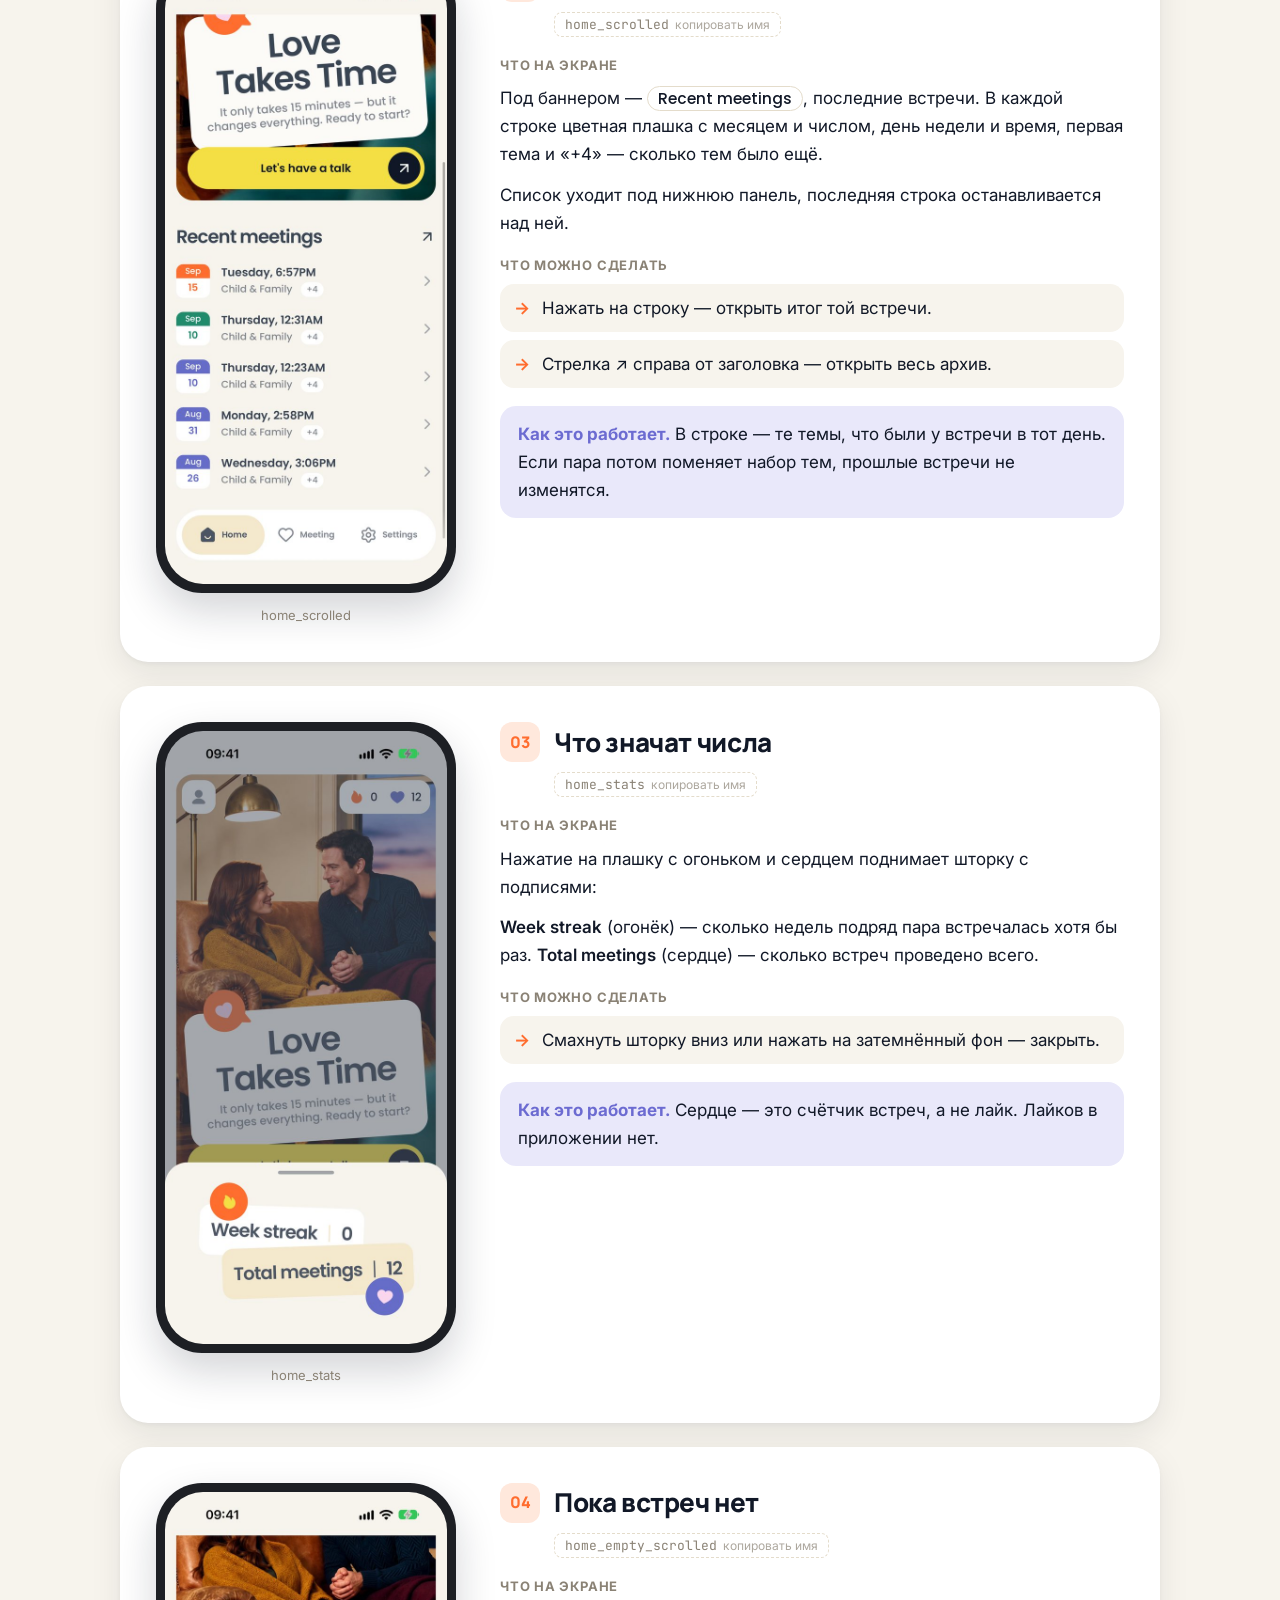
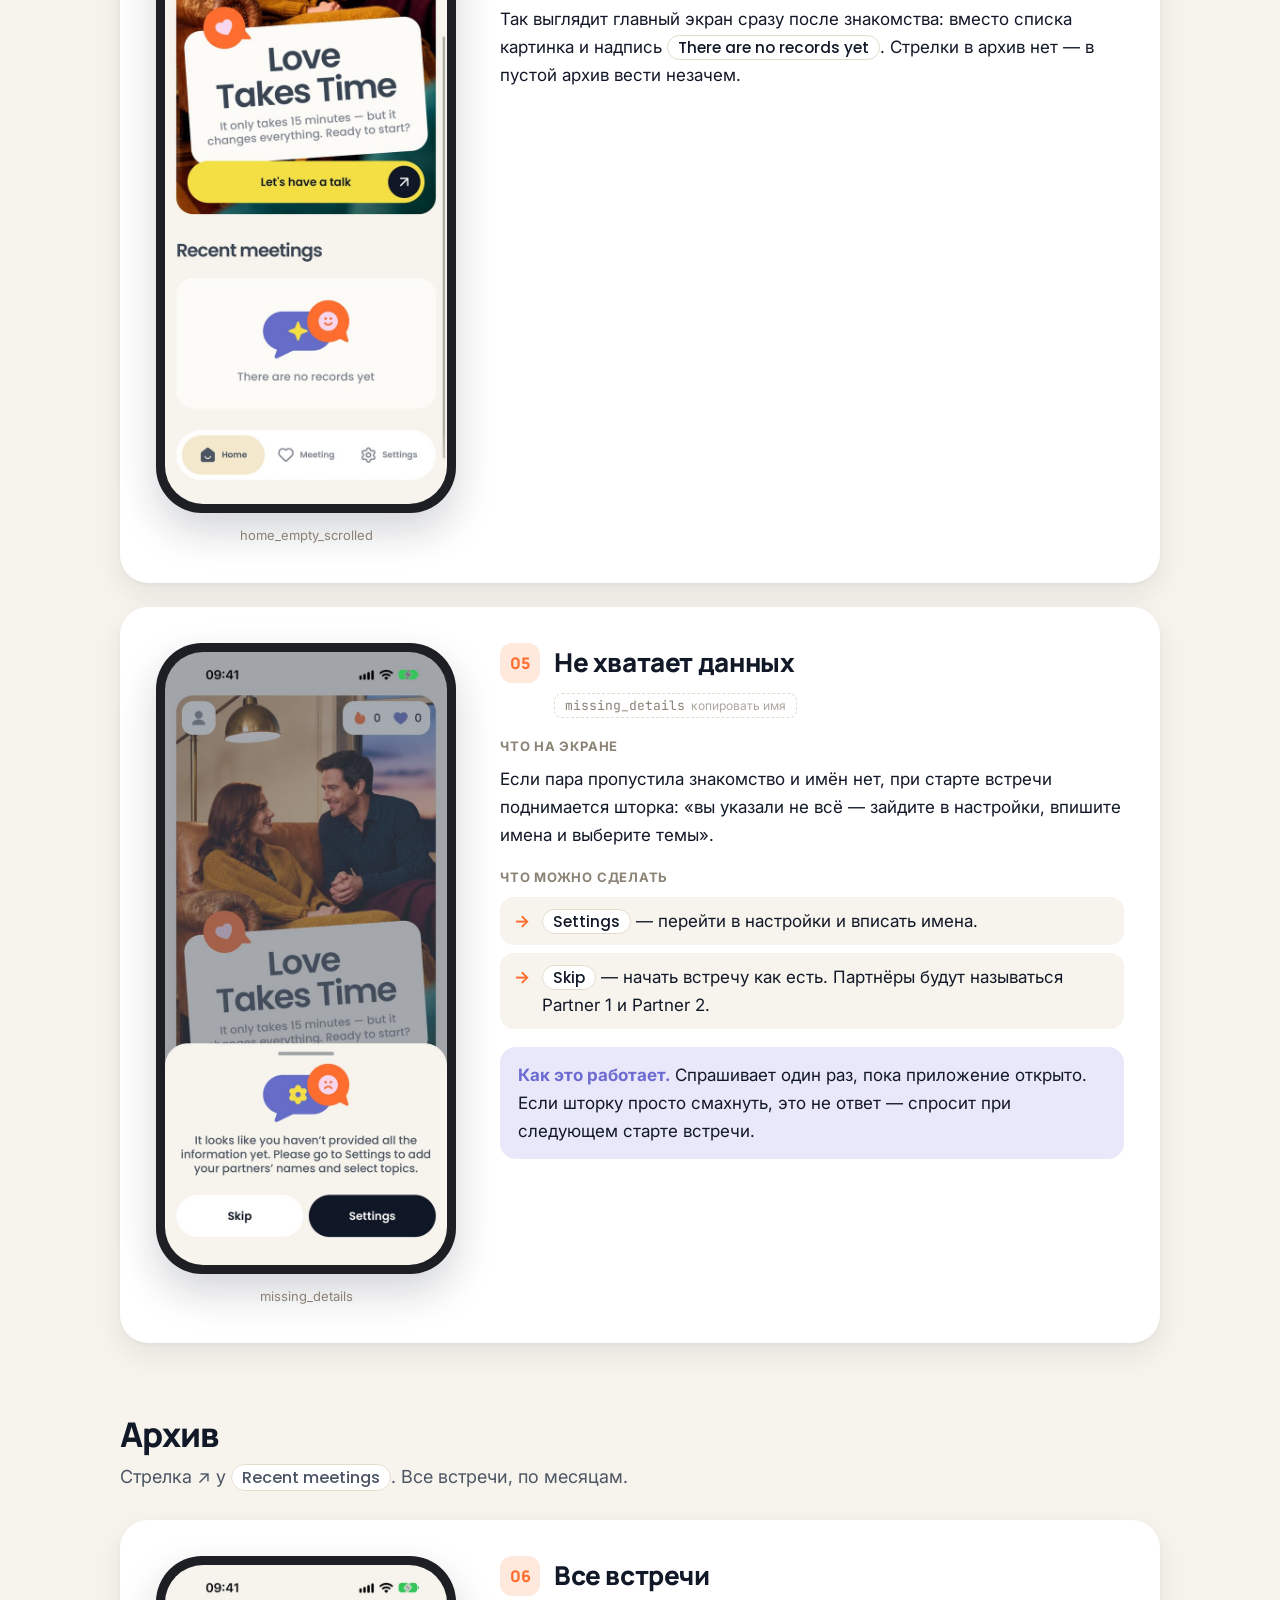
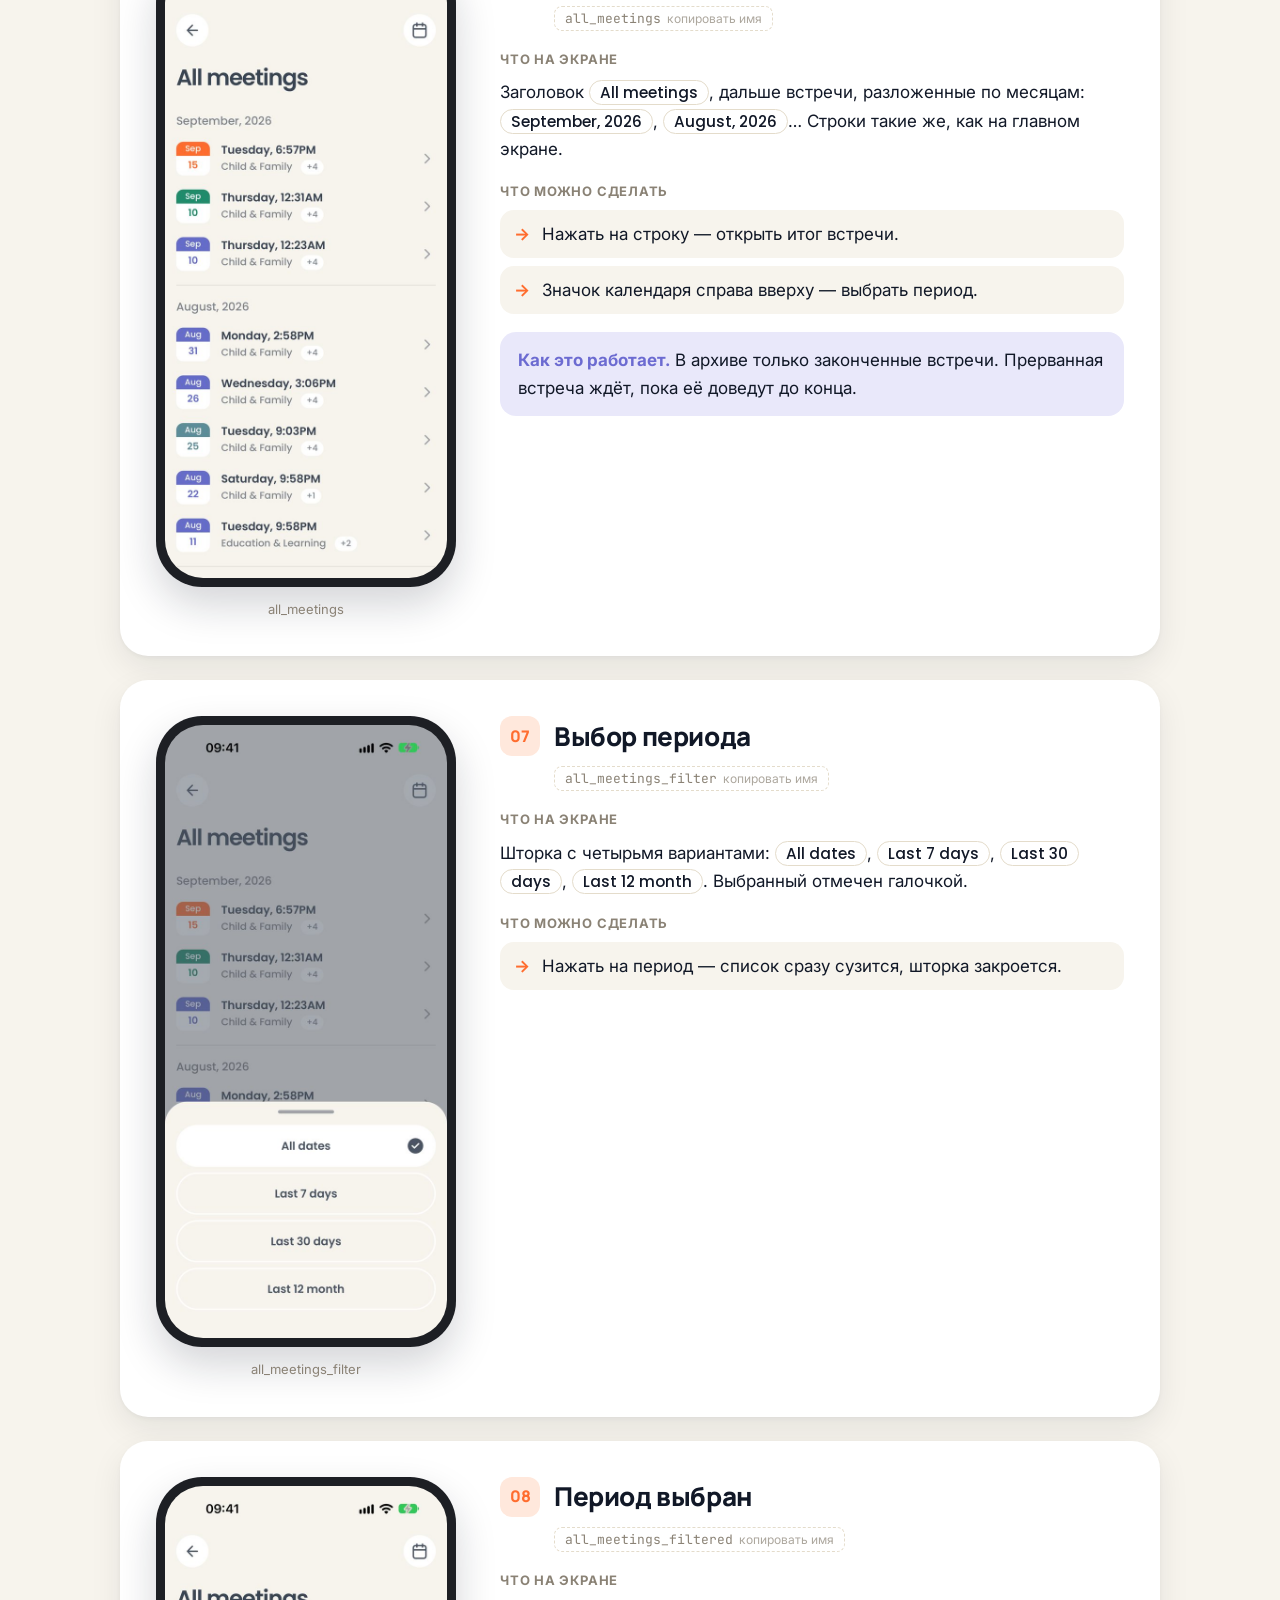
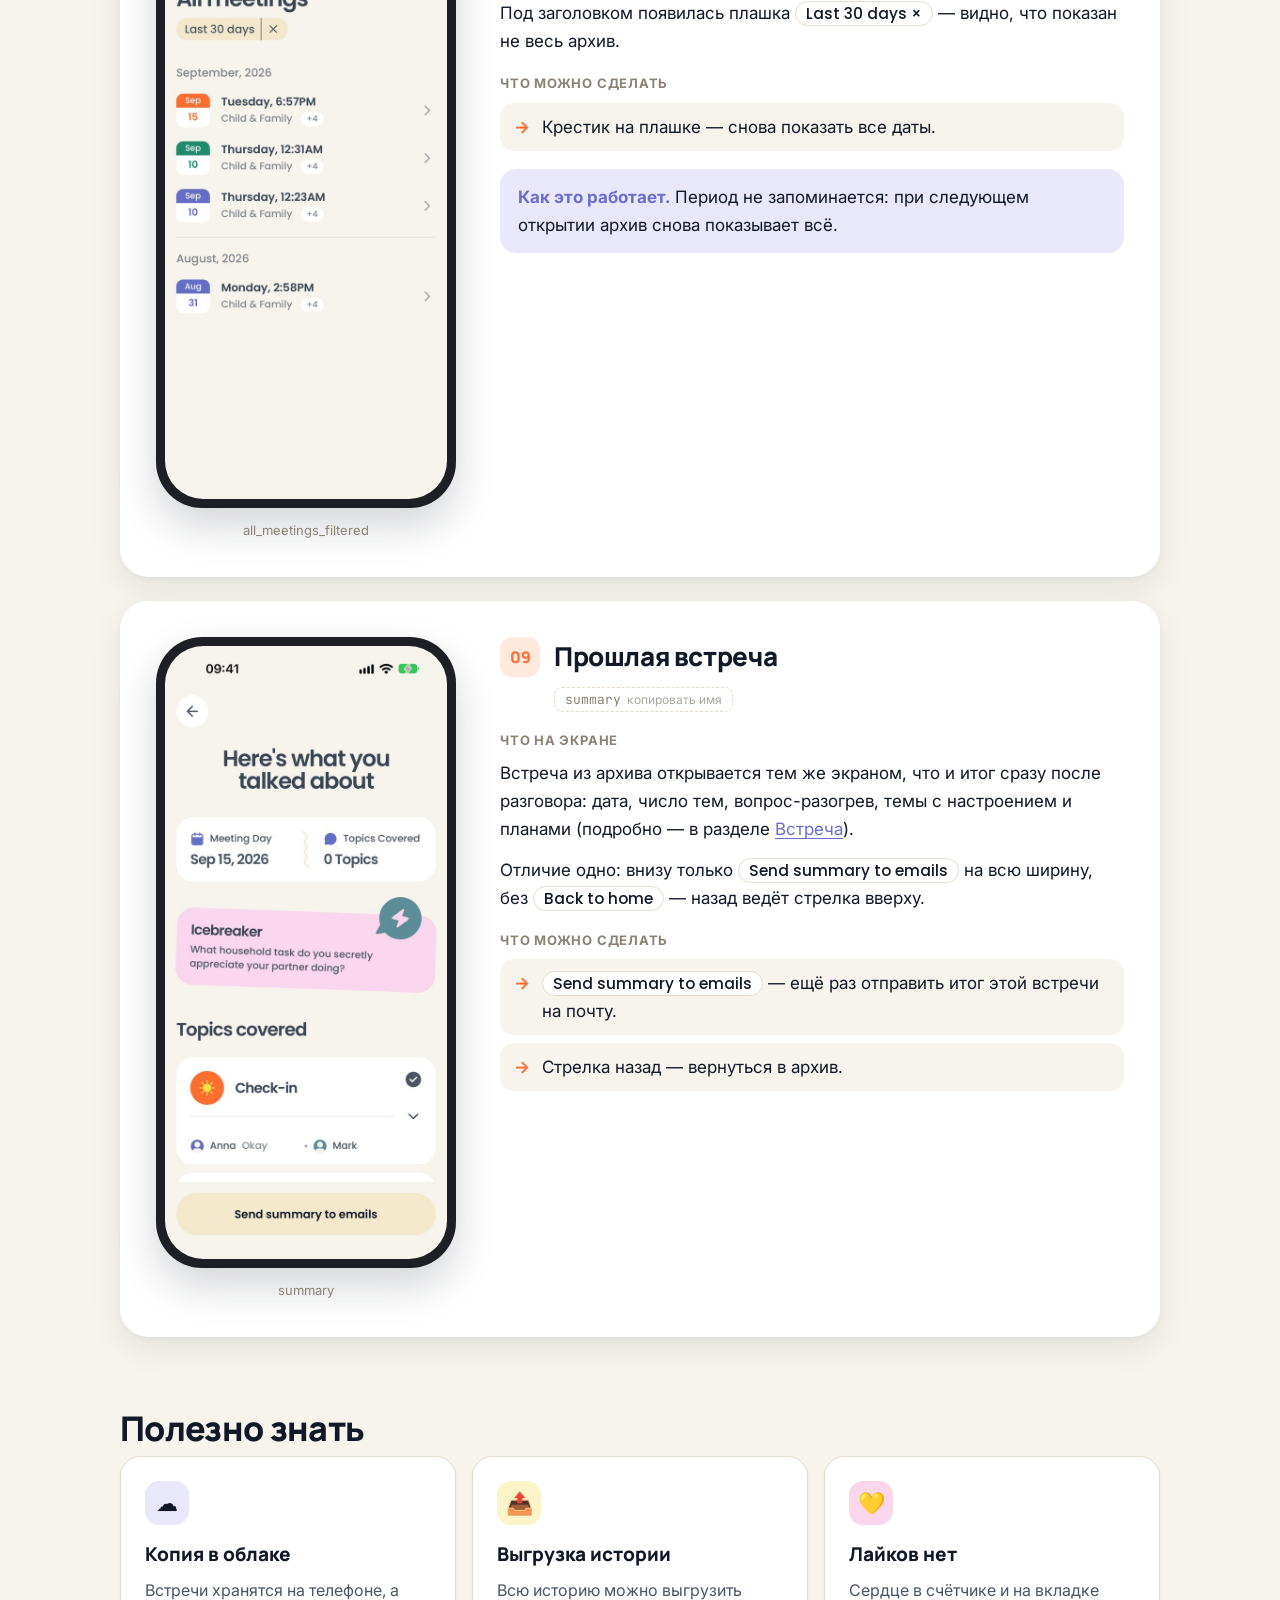
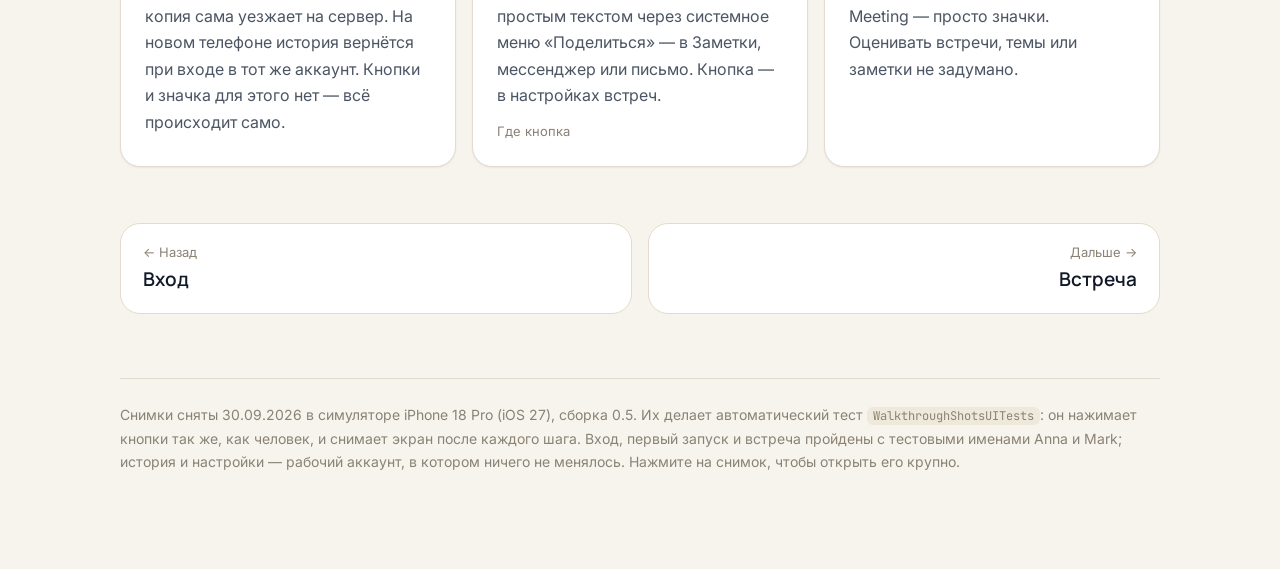
<file: ios/home.html>
<!doctype html>
<html lang="ru">
<head>
<meta charset="utf-8">
<meta name="viewport" content="width=device-width,initial-scale=1">
<title>Главный экран и архив · Familiar для iOS</title>
<link rel="preconnect" href="https://fonts.googleapis.com">
<link rel="preconnect" href="https://fonts.gstatic.com" crossorigin>
<link rel="stylesheet" href="https://fonts.googleapis.com/css2?family=Inter:wght@400;500;600;700&family=Manrope:wght@600;800&family=Poppins:wght@500&family=JetBrains+Mono&display=swap">
<link rel="stylesheet" href="styles.css">
</head>
<body>
<div class="topbar">
  <div class="topbar-inner">
    <a class="brand" href="index.html"><span class="brand-mark">♥</span>Familiar <small>iOS 0.5</small></a>
    <nav class="tabs">
      <a href="index.html">Обзор</a>
      <a href="signin.html">Вход</a>
      <a href="home.html" class="here">Главный экран</a>
      <a href="meeting.html">Встреча</a>
      <a href="settings.html">Настройки</a>
      <a href="ios.html">Особенности iOS</a>
    </nav>
  </div>
</div>
<div class="wrap">

<section class="hero">
  <div class="eyebrow">Раздел 2 · главный экран и архив</div>
  <h1>Главный экран и архив встреч</h1>
  <p class="lede">Сюда приложение открывается каждый раз. Отсюда начинают встречу, смотрят счётчики и перечитывают прошлые встречи — все сразу или за выбранный период.</p>
  <div class="meta"><span>9 экранов</span><span>Работает без интернета</span></div>
</section>
<nav class="toc"><a href="#home-screen">Главный экран</a><a href="#archive">Архив</a><a href="#good-to-know">Полезно знать</a></nav>

<h2 id="home-screen">Главный экран</h2>
<p class="section-note">Вкладка <span class="ui">Home</span> в нижней панели.</p>

<article class="step" id="home">
  <figure class="phone">
    <div class="phone-frame"><img src="img/home.jpg" alt="Главный экран" data-name="home" loading="lazy"></div>
    <figcaption>home</figcaption>
  </figure>
  <div class="step-body">
    <div class="step-head"><span class="num">01</span><h3>Главный экран</h3></div>
    <button class="copy" data-copy="home">home</button>
    <div class="block"><p class="block-title">Что на экране</p><p>Большая фотография, на ней карточка <span class="ui">Love Takes Time</span>: «всего пятнадцать минут, но это меняет всё». Под ней жёлтая кнопка <span class="ui">Let's have a talk</span> — главное действие приложения.</p><p>В левом верхнем углу — значок человека, в правом — плашка с двумя числами: огонёк и сердце.</p><p>Внизу парит панель с тремя вкладками: <span class="ui">Home</span>, <span class="ui">Meeting</span>, <span class="ui">Settings</span>.</p></div>
    <div class="block"><p class="block-title">Что можно сделать</p><ul class="actions"><li><span><span class="ui">Let's have a talk</span> или вкладка <span class="ui">Meeting</span> — начать встречу.</span></li><li><span>Значок человека — открыть настройки.</span></li><li><span>Плашка с числами — узнать, что они значат.</span></li><li><span>Прокрутить вниз — увидеть последние встречи.</span></li></ul></div>
    <div class="note"><b>Как это работает.</b> Всё на экране читается из памяти телефона, интернет для него не нужен.</div>
  </div>
</article>

<article class="step" id="home_scrolled">
  <figure class="phone">
    <div class="phone-frame"><img src="img/home_scrolled.jpg" alt="Последние встречи" data-name="home_scrolled" loading="lazy"></div>
    <figcaption>home_scrolled</figcaption>
  </figure>
  <div class="step-body">
    <div class="step-head"><span class="num">02</span><h3>Последние встречи</h3></div>
    <button class="copy" data-copy="home_scrolled">home_scrolled</button>
    <div class="block"><p class="block-title">Что на экране</p><p>Под баннером — <span class="ui">Recent meetings</span>, последние встречи. В каждой строке цветная плашка с месяцем и числом, день недели и время, первая тема и «+4» — сколько тем было ещё.</p><p>Список уходит под нижнюю панель, последняя строка останавливается над ней.</p></div>
    <div class="block"><p class="block-title">Что можно сделать</p><ul class="actions"><li><span>Нажать на строку — открыть итог той встречи.</span></li><li><span>Стрелка ↗ справа от заголовка — открыть весь архив.</span></li></ul></div>
    <div class="note"><b>Как это работает.</b> В строке — те темы, что были у встречи в тот день. Если пара потом поменяет набор тем, прошлые встречи не изменятся.</div>
  </div>
</article>

<article class="step" id="home_stats">
  <figure class="phone">
    <div class="phone-frame"><img src="img/home_stats.jpg" alt="Что значат числа" data-name="home_stats" loading="lazy"></div>
    <figcaption>home_stats</figcaption>
  </figure>
  <div class="step-body">
    <div class="step-head"><span class="num">03</span><h3>Что значат числа</h3></div>
    <button class="copy" data-copy="home_stats">home_stats</button>
    <div class="block"><p class="block-title">Что на экране</p><p>Нажатие на плашку с огоньком и сердцем поднимает шторку с подписями:</p><p><strong>Week streak</strong> (огонёк) — сколько недель подряд пара встречалась хотя бы раз. <strong>Total meetings</strong> (сердце) — сколько встреч проведено всего.</p></div>
    <div class="block"><p class="block-title">Что можно сделать</p><ul class="actions"><li><span>Смахнуть шторку вниз или нажать на затемнённый фон — закрыть.</span></li></ul></div>
    <div class="note"><b>Как это работает.</b> Сердце — это счётчик встреч, а не лайк. Лайков в приложении нет.</div>
  </div>
</article>

<article class="step" id="home_empty_scrolled">
  <figure class="phone">
    <div class="phone-frame"><img src="img/home_empty_scrolled.jpg" alt="Пока встреч нет" data-name="home_empty_scrolled" loading="lazy"></div>
    <figcaption>home_empty_scrolled</figcaption>
  </figure>
  <div class="step-body">
    <div class="step-head"><span class="num">04</span><h3>Пока встреч нет</h3></div>
    <button class="copy" data-copy="home_empty_scrolled">home_empty_scrolled</button>
    <div class="block"><p class="block-title">Что на экране</p><p>Так выглядит главный экран сразу после знакомства: вместо списка картинка и надпись <span class="ui">There are no records yet</span>. Стрелки в архив нет — в пустой архив вести незачем.</p></div>
    
    
  </div>
</article>

<article class="step" id="missing_details">
  <figure class="phone">
    <div class="phone-frame"><img src="img/missing_details.jpg" alt="Не хватает данных" data-name="missing_details" loading="lazy"></div>
    <figcaption>missing_details</figcaption>
  </figure>
  <div class="step-body">
    <div class="step-head"><span class="num">05</span><h3>Не хватает данных</h3></div>
    <button class="copy" data-copy="missing_details">missing_details</button>
    <div class="block"><p class="block-title">Что на экране</p><p>Если пара пропустила знакомство и имён нет, при старте встречи поднимается шторка: «вы указали не всё — зайдите в настройки, впишите имена и выберите темы».</p></div>
    <div class="block"><p class="block-title">Что можно сделать</p><ul class="actions"><li><span><span class="ui">Settings</span> — перейти в настройки и вписать имена.</span></li><li><span><span class="ui">Skip</span> — начать встречу как есть. Партнёры будут называться Partner 1 и Partner 2.</span></li></ul></div>
    <div class="note"><b>Как это работает.</b> Спрашивает один раз, пока приложение открыто. Если шторку просто смахнуть, это не ответ — спросит при следующем старте встречи.</div>
  </div>
</article>

<h2 id="archive">Архив</h2>
<p class="section-note">Стрелка ↗ у <span class="ui">Recent meetings</span>. Все встречи, по месяцам.</p>

<article class="step" id="all_meetings">
  <figure class="phone">
    <div class="phone-frame"><img src="img/all_meetings.jpg" alt="Все встречи" data-name="all_meetings" loading="lazy"></div>
    <figcaption>all_meetings</figcaption>
  </figure>
  <div class="step-body">
    <div class="step-head"><span class="num">06</span><h3>Все встречи</h3></div>
    <button class="copy" data-copy="all_meetings">all_meetings</button>
    <div class="block"><p class="block-title">Что на экране</p><p>Заголовок <span class="ui">All meetings</span>, дальше встречи, разложенные по месяцам: <span class="ui">September, 2026</span>, <span class="ui">August, 2026</span>… Строки такие же, как на главном экране.</p></div>
    <div class="block"><p class="block-title">Что можно сделать</p><ul class="actions"><li><span>Нажать на строку — открыть итог встречи.</span></li><li><span>Значок календаря справа вверху — выбрать период.</span></li></ul></div>
    <div class="note"><b>Как это работает.</b> В архиве только законченные встречи. Прерванная встреча ждёт, пока её доведут до конца.</div>
  </div>
</article>

<article class="step" id="all_meetings_filter">
  <figure class="phone">
    <div class="phone-frame"><img src="img/all_meetings_filter.jpg" alt="Выбор периода" data-name="all_meetings_filter" loading="lazy"></div>
    <figcaption>all_meetings_filter</figcaption>
  </figure>
  <div class="step-body">
    <div class="step-head"><span class="num">07</span><h3>Выбор периода</h3></div>
    <button class="copy" data-copy="all_meetings_filter">all_meetings_filter</button>
    <div class="block"><p class="block-title">Что на экране</p><p>Шторка с четырьмя вариантами: <span class="ui">All dates</span>, <span class="ui">Last 7 days</span>, <span class="ui">Last 30 days</span>, <span class="ui">Last 12 month</span>. Выбранный отмечен галочкой.</p></div>
    <div class="block"><p class="block-title">Что можно сделать</p><ul class="actions"><li><span>Нажать на период — список сразу сузится, шторка закроется.</span></li></ul></div>
    
  </div>
</article>

<article class="step" id="all_meetings_filtered">
  <figure class="phone">
    <div class="phone-frame"><img src="img/all_meetings_filtered.jpg" alt="Период выбран" data-name="all_meetings_filtered" loading="lazy"></div>
    <figcaption>all_meetings_filtered</figcaption>
  </figure>
  <div class="step-body">
    <div class="step-head"><span class="num">08</span><h3>Период выбран</h3></div>
    <button class="copy" data-copy="all_meetings_filtered">all_meetings_filtered</button>
    <div class="block"><p class="block-title">Что на экране</p><p>Под заголовком появилась плашка <span class="ui">Last 30 days ×</span> — видно, что показан не весь архив.</p></div>
    <div class="block"><p class="block-title">Что можно сделать</p><ul class="actions"><li><span>Крестик на плашке — снова показать все даты.</span></li></ul></div>
    <div class="note"><b>Как это работает.</b> Период не запоминается: при следующем открытии архив снова показывает всё.</div>
  </div>
</article>

<article class="step" id="summary">
  <figure class="phone">
    <div class="phone-frame"><img src="img/summary.jpg" alt="Прошлая встреча" data-name="summary" loading="lazy"></div>
    <figcaption>summary</figcaption>
  </figure>
  <div class="step-body">
    <div class="step-head"><span class="num">09</span><h3>Прошлая встреча</h3></div>
    <button class="copy" data-copy="summary">summary</button>
    <div class="block"><p class="block-title">Что на экране</p><p>Встреча из архива открывается тем же экраном, что и итог сразу после разговора: дата, число тем, вопрос-разогрев, темы с настроением и планами (подробно — в разделе <a href="meeting.html#recap_top">Встреча</a>).</p><p>Отличие одно: внизу только <span class="ui">Send summary to emails</span> на всю ширину, без <span class="ui">Back to home</span> — назад ведёт стрелка вверху.</p></div>
    <div class="block"><p class="block-title">Что можно сделать</p><ul class="actions"><li><span><span class="ui">Send summary to emails</span> — ещё раз отправить итог этой встречи на почту.</span></li><li><span>Стрелка назад — вернуться в архив.</span></li></ul></div>
    
  </div>
</article>

<h2 id="good-to-know">Полезно знать</h2>
<div class="cards"><div class="card"><div class="card-icon bg-violet">☁️</div><h4>Копия в облаке</h4><p>Встречи хранятся на телефоне, а копия сама уезжает на сервер. На новом телефоне история вернётся при входе в тот же аккаунт. Кнопки и значка для этого нет — всё происходит само.</p></div><a class="card" href="settings.html#meeting_preferences_scrolled"><div class="card-icon bg-yellow">📤</div><h4>Выгрузка истории</h4><p>Всю историю можно выгрузить простым текстом через системное меню «Поделиться» — в Заметки, мессенджер или письмо. Кнопка — в настройках встреч.</p><span class="count">Где кнопка</span></a><div class="card"><div class="card-icon bg-pink">💛</div><h4>Лайков нет</h4><p>Сердце в счётчике и на вкладке Meeting — просто значки. Оценивать встречи, темы или заметки не задумано.</p></div></div>

<div class="pager">
  <a href="signin.html"><small>← Назад</small><strong>Вход</strong></a>
  <a class="next" href="meeting.html"><small>Дальше →</small><strong>Встреча</strong></a>
</div>

<footer>
  Снимки сняты 30.09.2026 в симуляторе iPhone 18 Pro (iOS 27), сборка 0.5. Их делает автоматический тест
  <code>WalkthroughShotsUITests</code>: он нажимает кнопки так же, как человек, и снимает экран после каждого шага.
  Вход, первый запуск и встреча пройдены с тестовыми именами Anna и Mark; история и настройки — рабочий аккаунт, в котором
  ничего не менялось. Нажмите на снимок, чтобы открыть его крупно.
</footer>
</div>
<script src="app.js"></script>
</body>
</html>
</file>
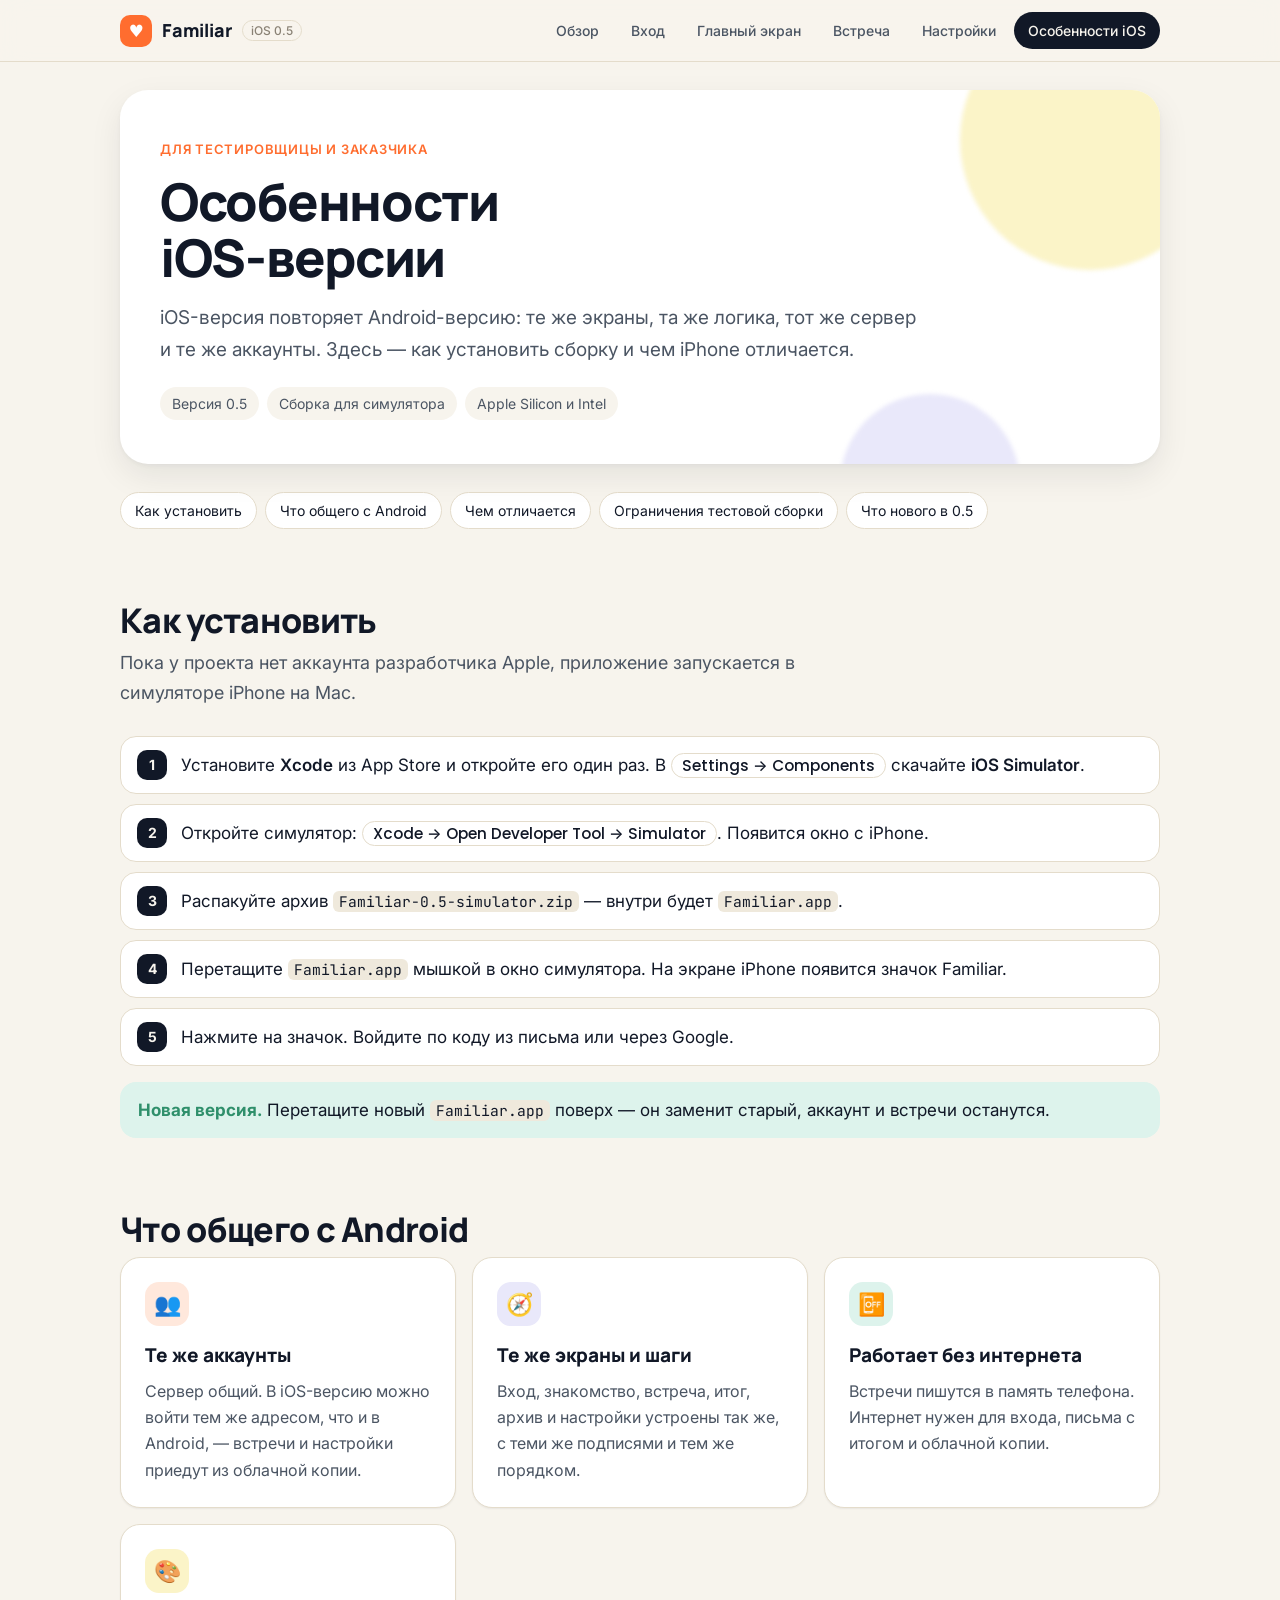
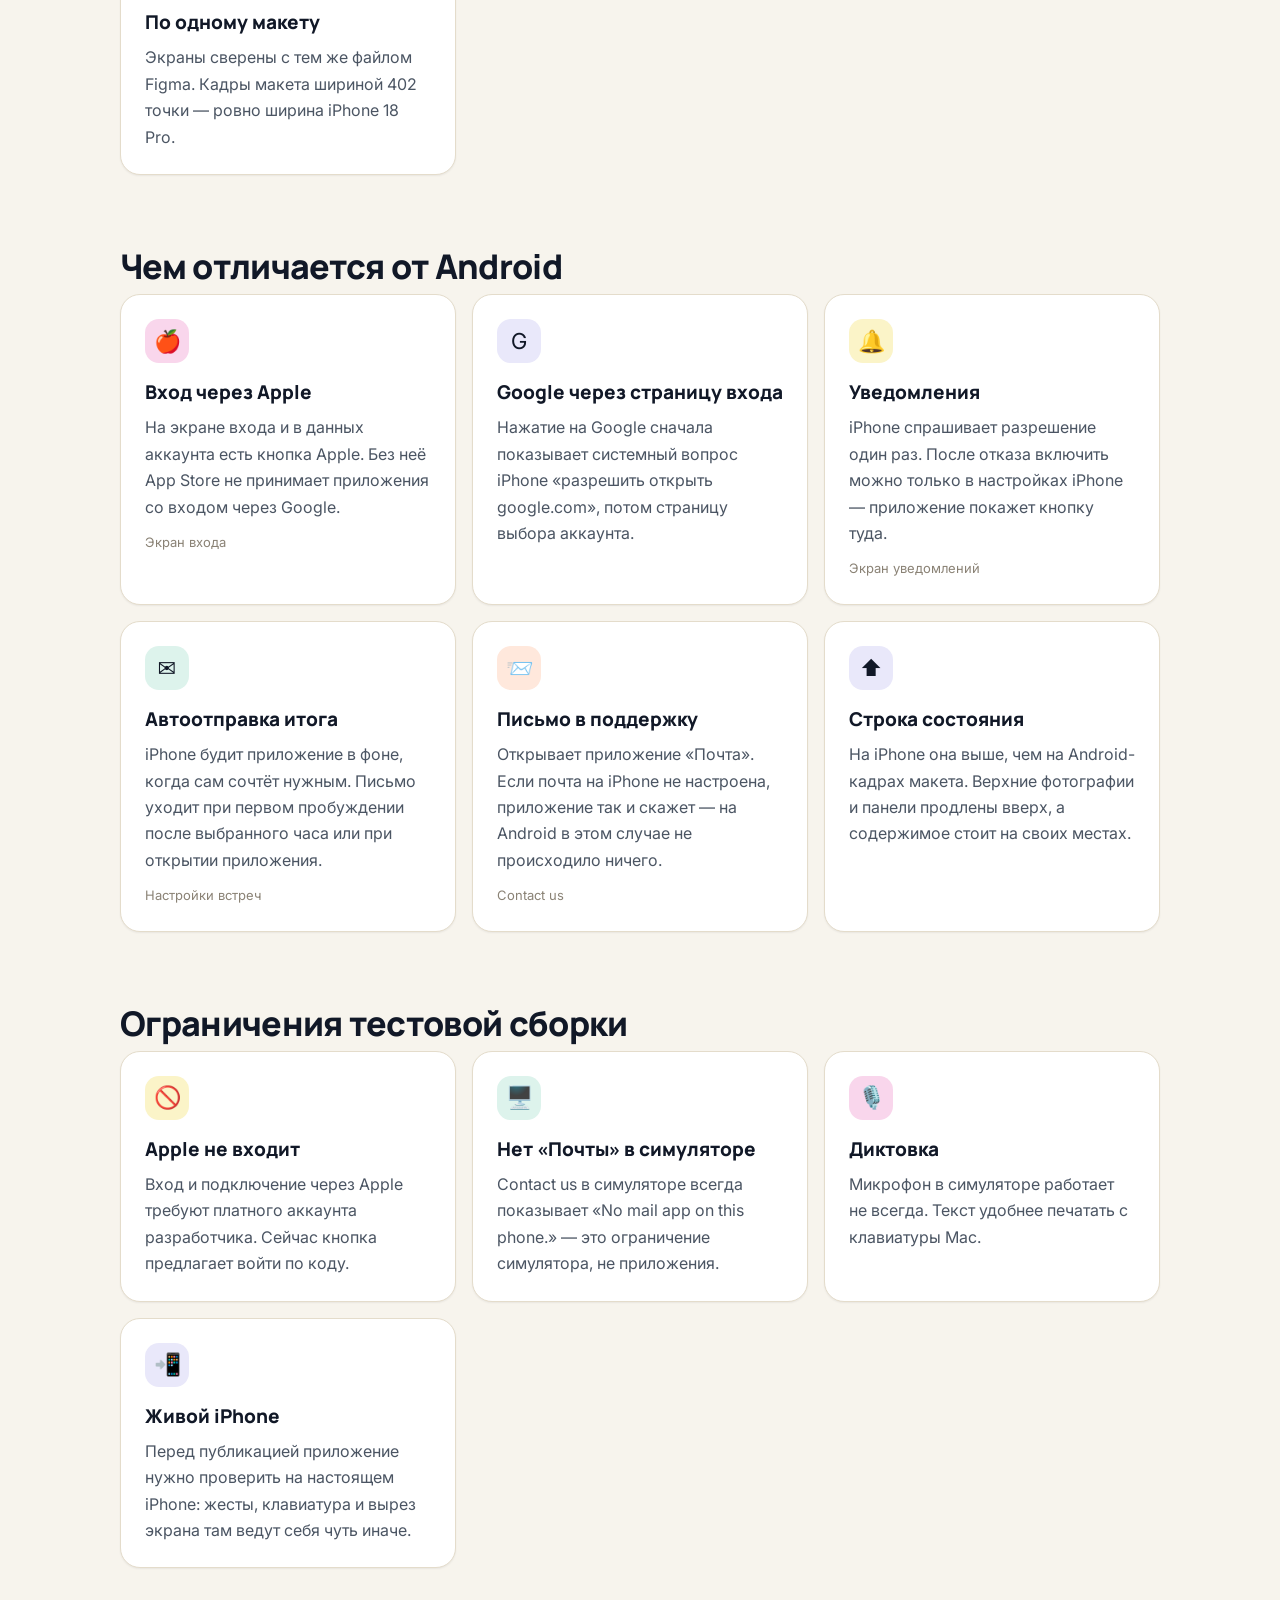
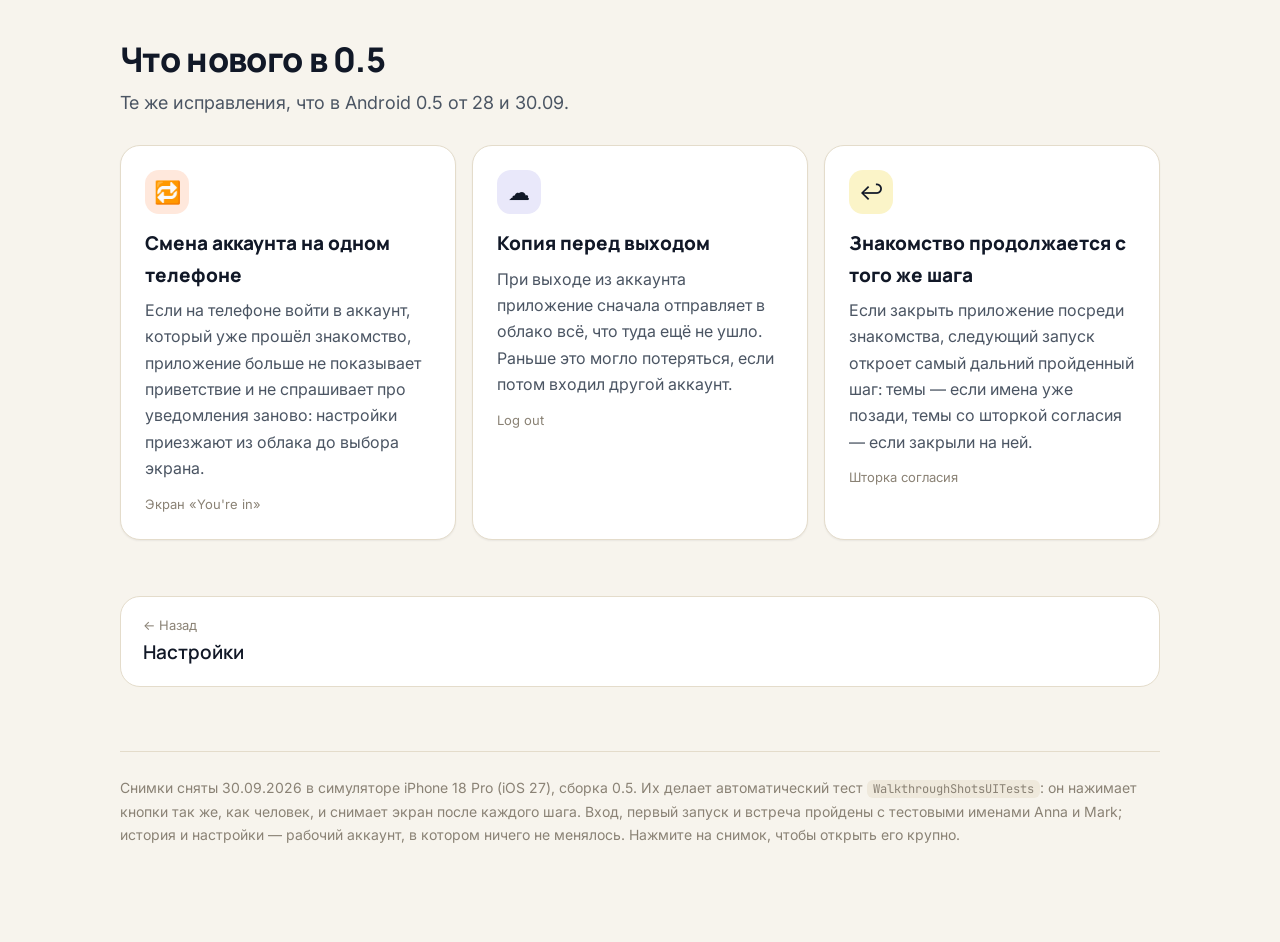
<file: ios/ios.html>
<!doctype html>
<html lang="ru">
<head>
<meta charset="utf-8">
<meta name="viewport" content="width=device-width,initial-scale=1">
<title>Особенности iOS · Familiar для iOS</title>
<link rel="preconnect" href="https://fonts.googleapis.com">
<link rel="preconnect" href="https://fonts.gstatic.com" crossorigin>
<link rel="stylesheet" href="https://fonts.googleapis.com/css2?family=Inter:wght@400;500;600;700&family=Manrope:wght@600;800&family=Poppins:wght@500&family=JetBrains+Mono&display=swap">
<link rel="stylesheet" href="styles.css">
</head>
<body>
<div class="topbar">
  <div class="topbar-inner">
    <a class="brand" href="index.html"><span class="brand-mark">♥</span>Familiar <small>iOS 0.5</small></a>
    <nav class="tabs">
      <a href="index.html">Обзор</a>
      <a href="signin.html">Вход</a>
      <a href="home.html">Главный экран</a>
      <a href="meeting.html">Встреча</a>
      <a href="settings.html">Настройки</a>
      <a href="ios.html" class="here">Особенности iOS</a>
    </nav>
  </div>
</div>
<div class="wrap">

<section class="hero">
  <div class="eyebrow">Для тестировщицы и заказчика</div>
  <h1>Особенности iOS-версии</h1>
  <p class="lede">iOS-версия повторяет Android-версию: те же экраны, та же логика, тот же сервер и те же аккаунты. Здесь — как установить сборку и чем iPhone отличается.</p>
  <div class="meta"><span>Версия 0.5</span><span>Сборка для симулятора</span><span>Apple Silicon и Intel</span></div>
</section>
<nav class="toc"><a href="#install">Как установить</a><a href="#same">Что общего с Android</a><a href="#differs">Чем отличается</a><a href="#limits">Ограничения тестовой сборки</a><a href="#v05">Что нового в 0.5</a></nav>

<h2 id="install">Как установить</h2>
<p class="section-note">Пока у проекта нет аккаунта разработчика Apple, приложение запускается в симуляторе iPhone на Mac.</p>
<ol class="howto">
  <li>Установите <strong>Xcode</strong> из App Store и откройте его один раз. В <span class="ui">Settings → Components</span> скачайте <strong>iOS Simulator</strong>.</li>
  <li>Откройте симулятор: <span class="ui">Xcode → Open Developer Tool → Simulator</span>. Появится окно с iPhone.</li>
  <li>Распакуйте архив <code>Familiar-0.5-simulator.zip</code> — внутри будет <code>Familiar.app</code>.</li>
  <li>Перетащите <code>Familiar.app</code> мышкой в окно симулятора. На экране iPhone появится значок Familiar.</li>
  <li>Нажмите на значок. Войдите по коду из письма или через Google.</li>
</ol>
<div class="note ios" style="margin-top:16px"><b>Новая версия.</b> Перетащите новый <code>Familiar.app</code> поверх — он заменит старый, аккаунт и встречи останутся.</div>

<h2 id="same">Что общего с Android</h2>
<div class="cards"><div class="card"><div class="card-icon bg-orange">👥</div><h4>Те же аккаунты</h4><p>Сервер общий. В iOS-версию можно войти тем же адресом, что и в Android, — встречи и настройки приедут из облачной копии.</p></div><div class="card"><div class="card-icon bg-violet">🧭</div><h4>Те же экраны и шаги</h4><p>Вход, знакомство, встреча, итог, архив и настройки устроены так же, с теми же подписями и тем же порядком.</p></div><div class="card"><div class="card-icon bg-mint">📴</div><h4>Работает без интернета</h4><p>Встречи пишутся в память телефона. Интернет нужен для входа, письма с итогом и облачной копии.</p></div><div class="card"><div class="card-icon bg-yellow">🎨</div><h4>По одному макету</h4><p>Экраны сверены с тем же файлом Figma. Кадры макета шириной 402 точки — ровно ширина iPhone 18 Pro.</p></div></div>

<h2 id="differs">Чем отличается от Android</h2>
<div class="cards"><a class="card" href="signin.html#auth"><div class="card-icon bg-pink">🍎</div><h4>Вход через Apple</h4><p>На экране входа и в данных аккаунта есть кнопка Apple. Без неё App Store не принимает приложения со входом через Google.</p><span class="count">Экран входа</span></a><div class="card"><div class="card-icon bg-violet">G</div><h4>Google через страницу входа</h4><p>Нажатие на Google сначала показывает системный вопрос iPhone «разрешить открыть google.com», потом страницу выбора аккаунта.</p></div><a class="card" href="signin.html#notifications"><div class="card-icon bg-yellow">🔔</div><h4>Уведомления</h4><p>iPhone спрашивает разрешение один раз. После отказа включить можно только в настройках iPhone — приложение покажет кнопку туда.</p><span class="count">Экран уведомлений</span></a><a class="card" href="settings.html#meeting_preferences_scrolled"><div class="card-icon bg-mint">✉️</div><h4>Автоотправка итога</h4><p>iPhone будит приложение в фоне, когда сам сочтёт нужным. Письмо уходит при первом пробуждении после выбранного часа или при открытии приложения.</p><span class="count">Настройки встреч</span></a><a class="card" href="settings.html#contact_us"><div class="card-icon bg-orange">📨</div><h4>Письмо в поддержку</h4><p>Открывает приложение «Почта». Если почта на iPhone не настроена, приложение так и скажет — на Android в этом случае не происходило ничего.</p><span class="count">Contact us</span></a><div class="card"><div class="card-icon bg-violet">⬆️</div><h4>Строка состояния</h4><p>На iPhone она выше, чем на Android-кадрах макета. Верхние фотографии и панели продлены вверх, а содержимое стоит на своих местах.</p></div></div>

<h2 id="limits">Ограничения тестовой сборки</h2>
<div class="cards"><div class="card"><div class="card-icon bg-yellow">🚫</div><h4>Apple не входит</h4><p>Вход и подключение через Apple требуют платного аккаунта разработчика. Сейчас кнопка предлагает войти по коду.</p></div><div class="card"><div class="card-icon bg-mint">🖥️</div><h4>Нет «Почты» в симуляторе</h4><p>Contact us в симуляторе всегда показывает «No mail app on this phone.» — это ограничение симулятора, не приложения.</p></div><div class="card"><div class="card-icon bg-pink">🎙️</div><h4>Диктовка</h4><p>Микрофон в симуляторе работает не всегда. Текст удобнее печатать с клавиатуры Mac.</p></div><div class="card"><div class="card-icon bg-violet">📲</div><h4>Живой iPhone</h4><p>Перед публикацией приложение нужно проверить на настоящем iPhone: жесты, клавиатура и вырез экрана там ведут себя чуть иначе.</p></div></div>

<h2 id="v05">Что нового в 0.5</h2>
<p class="section-note">Те же исправления, что в Android 0.5 от 28 и 30.09.</p>
<div class="cards"><a class="card" href="signin.html#signed_in"><div class="card-icon bg-orange">🔁</div><h4>Смена аккаунта на одном телефоне</h4><p>Если на телефоне войти в аккаунт, который уже прошёл знакомство, приложение больше не показывает приветствие и не спрашивает про уведомления заново: настройки приезжают из облака до выбора экрана.</p><span class="count">Экран «You're in»</span></a><a class="card" href="settings.html#settings_scrolled"><div class="card-icon bg-violet">☁️</div><h4>Копия перед выходом</h4><p>При выходе из аккаунта приложение сначала отправляет в облако всё, что туда ещё не ушло. Раньше это могло потеряться, если потом входил другой аккаунт.</p><span class="count">Log out</span></a><a class="card" href="signin.html#consent_refused"><div class="card-icon bg-yellow">↩️</div><h4>Знакомство продолжается с того же шага</h4><p>Если закрыть приложение посреди знакомства, следующий запуск откроет самый дальний пройденный шаг: темы — если имена уже позади, темы со шторкой согласия — если закрыли на ней.</p><span class="count">Шторка согласия</span></a></div>

<div class="pager">
  <a href="settings.html"><small>← Назад</small><strong>Настройки</strong></a>
  
</div>

<footer>
  Снимки сняты 30.09.2026 в симуляторе iPhone 18 Pro (iOS 27), сборка 0.5. Их делает автоматический тест
  <code>WalkthroughShotsUITests</code>: он нажимает кнопки так же, как человек, и снимает экран после каждого шага.
  Вход, первый запуск и встреча пройдены с тестовыми именами Anna и Mark; история и настройки — рабочий аккаунт, в котором
  ничего не менялось. Нажмите на снимок, чтобы открыть его крупно.
</footer>
</div>
<script src="app.js"></script>
</body>
</html>
</file>
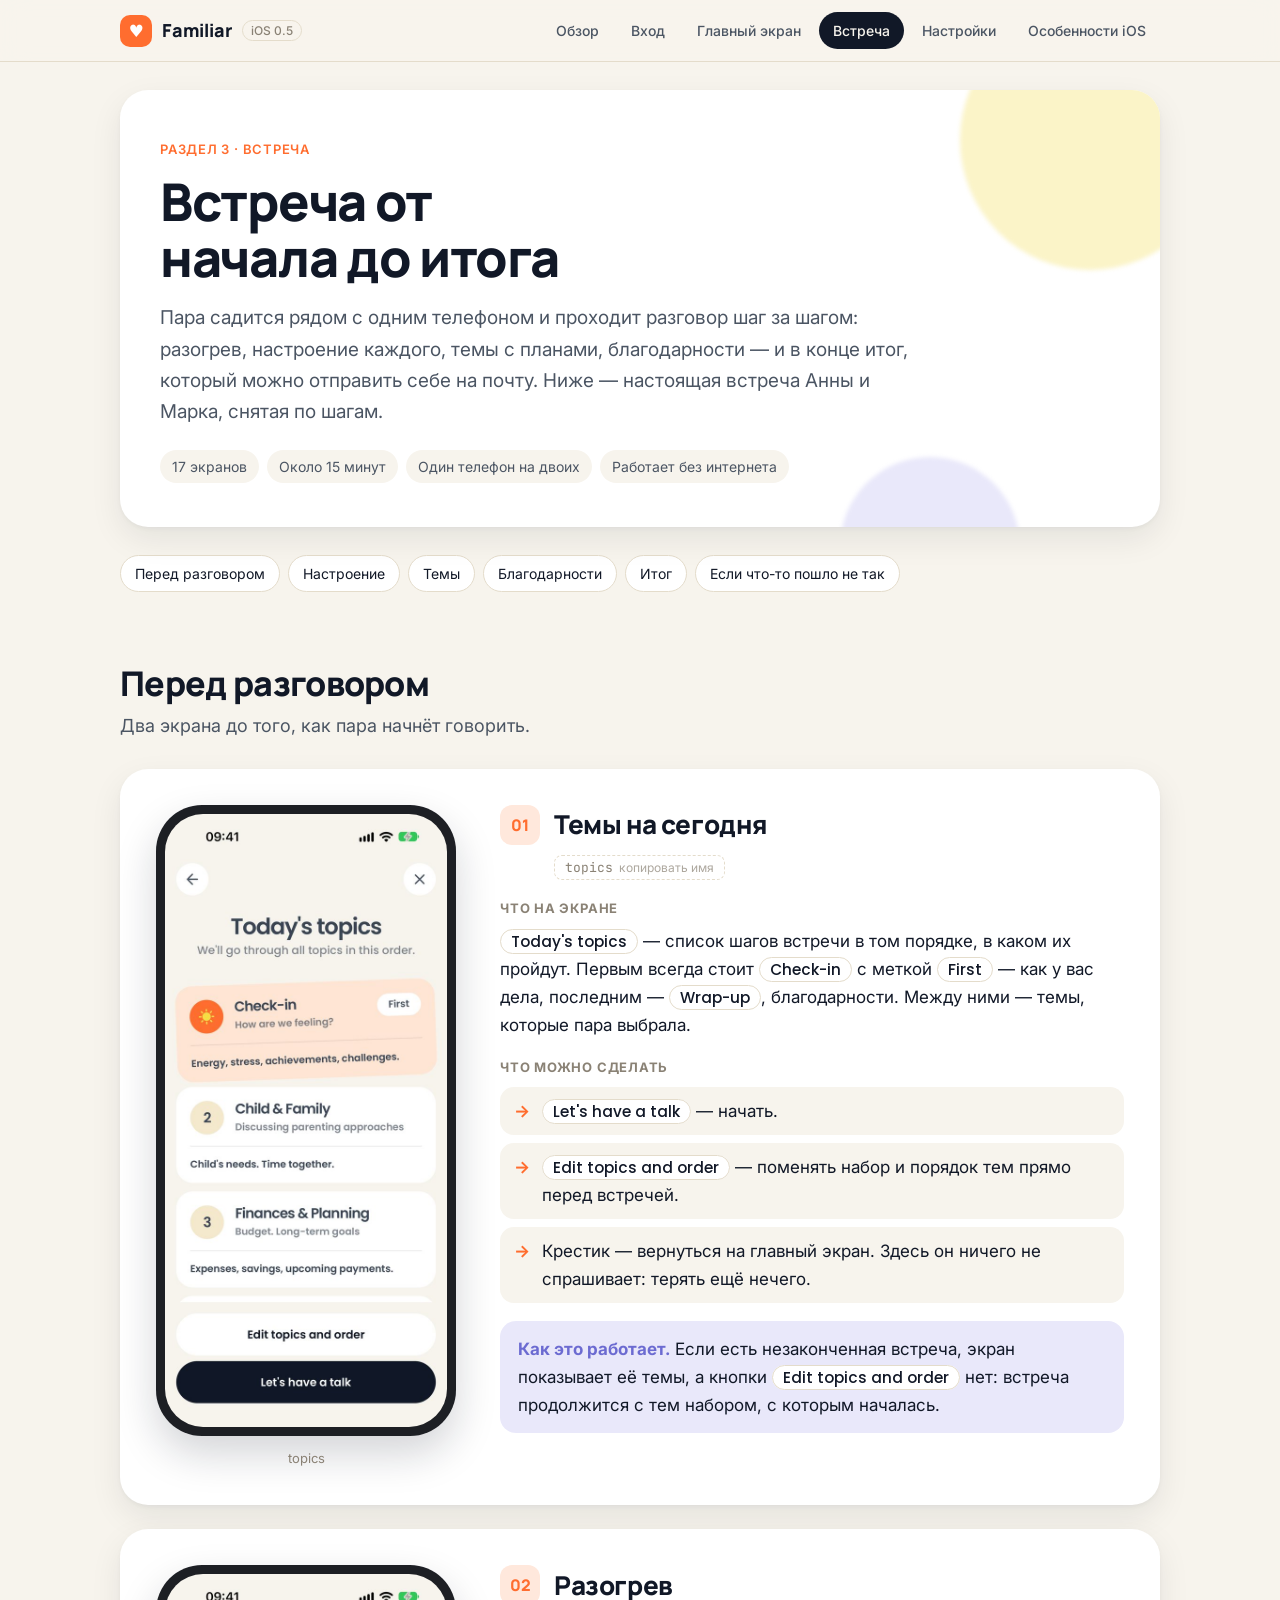
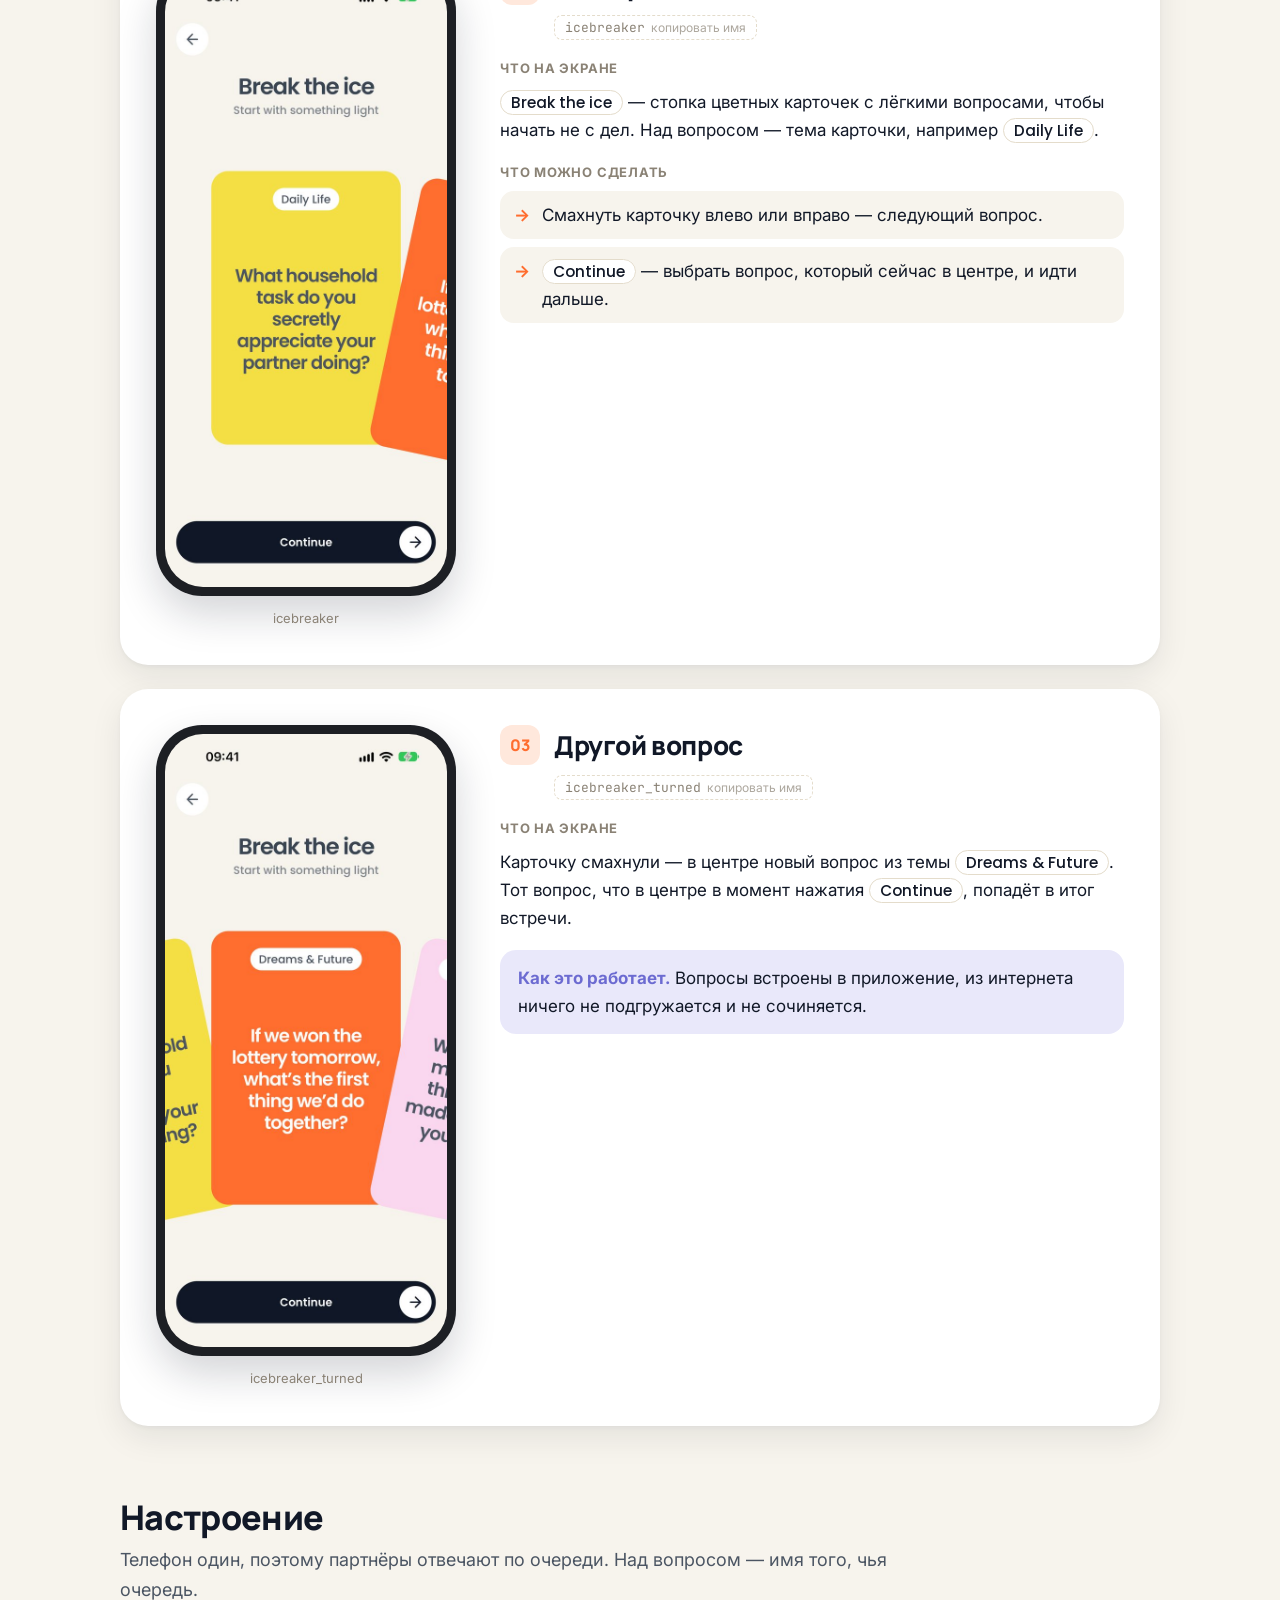
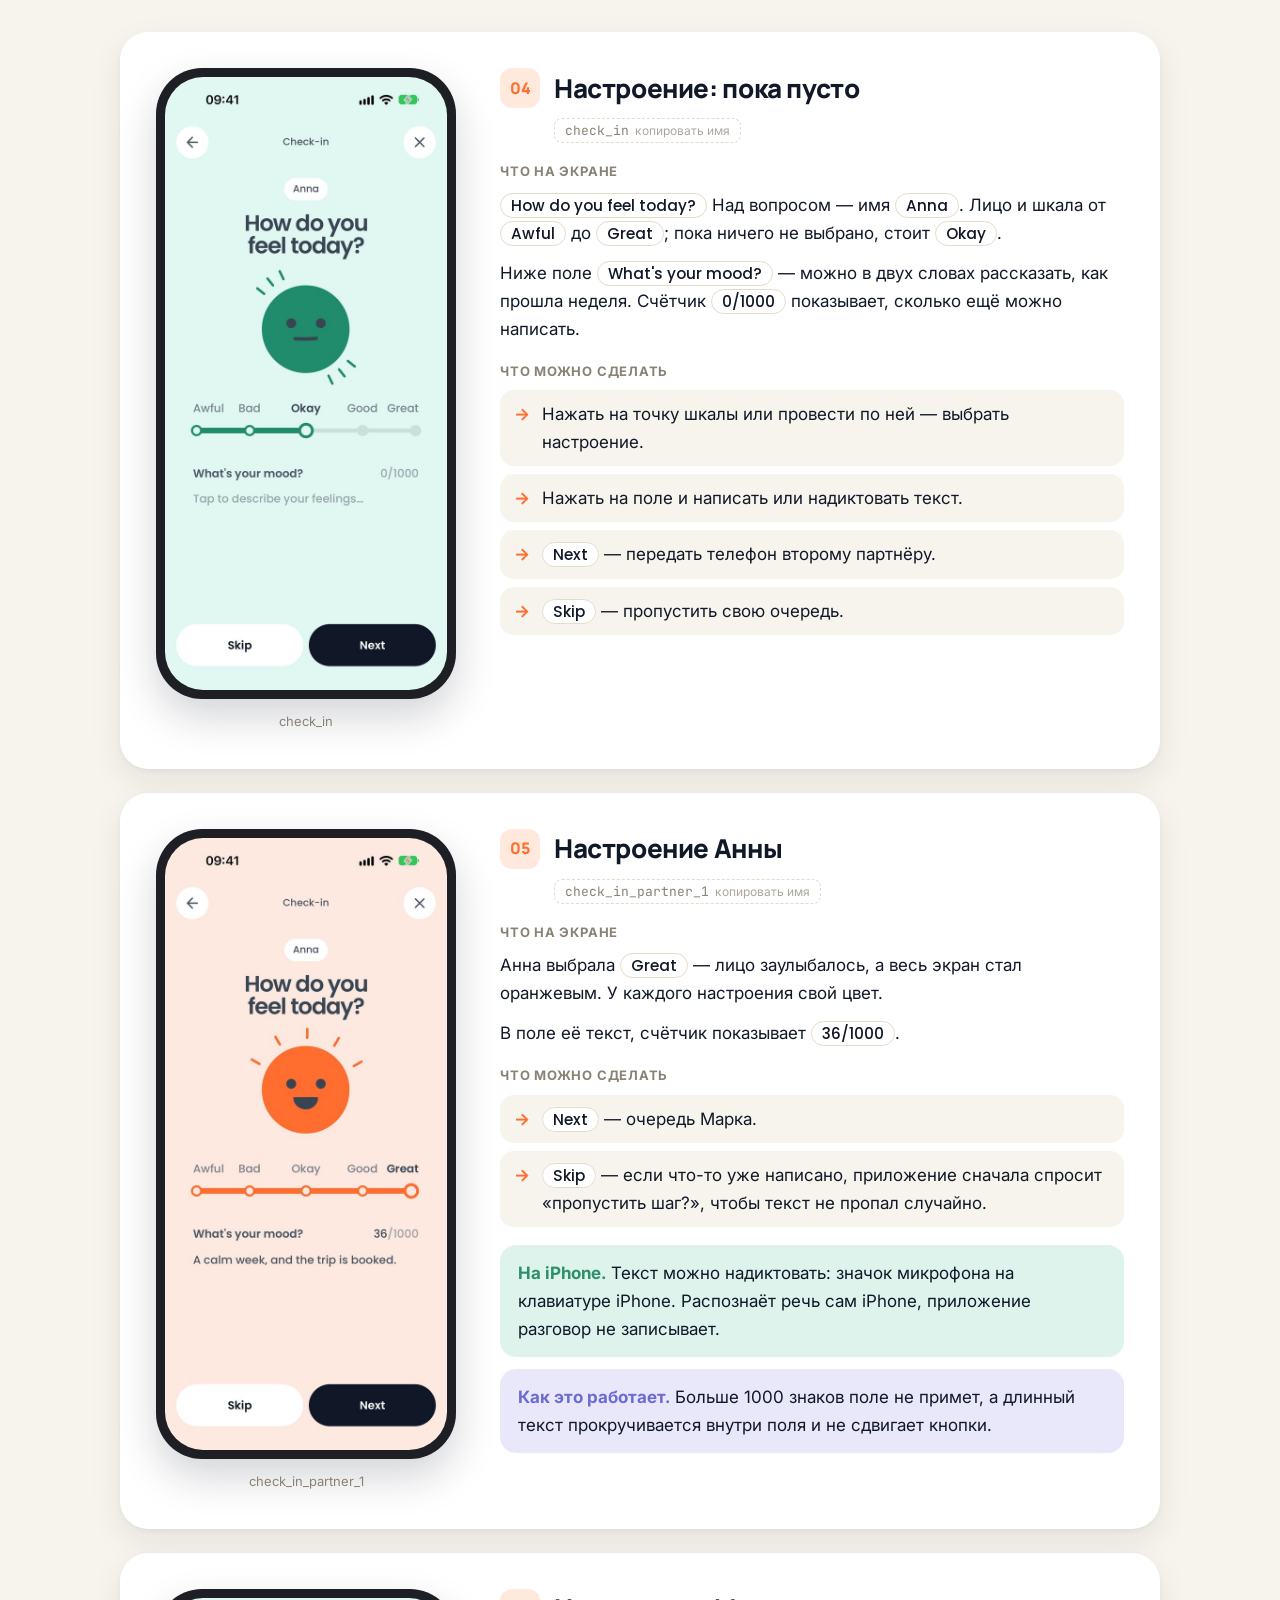
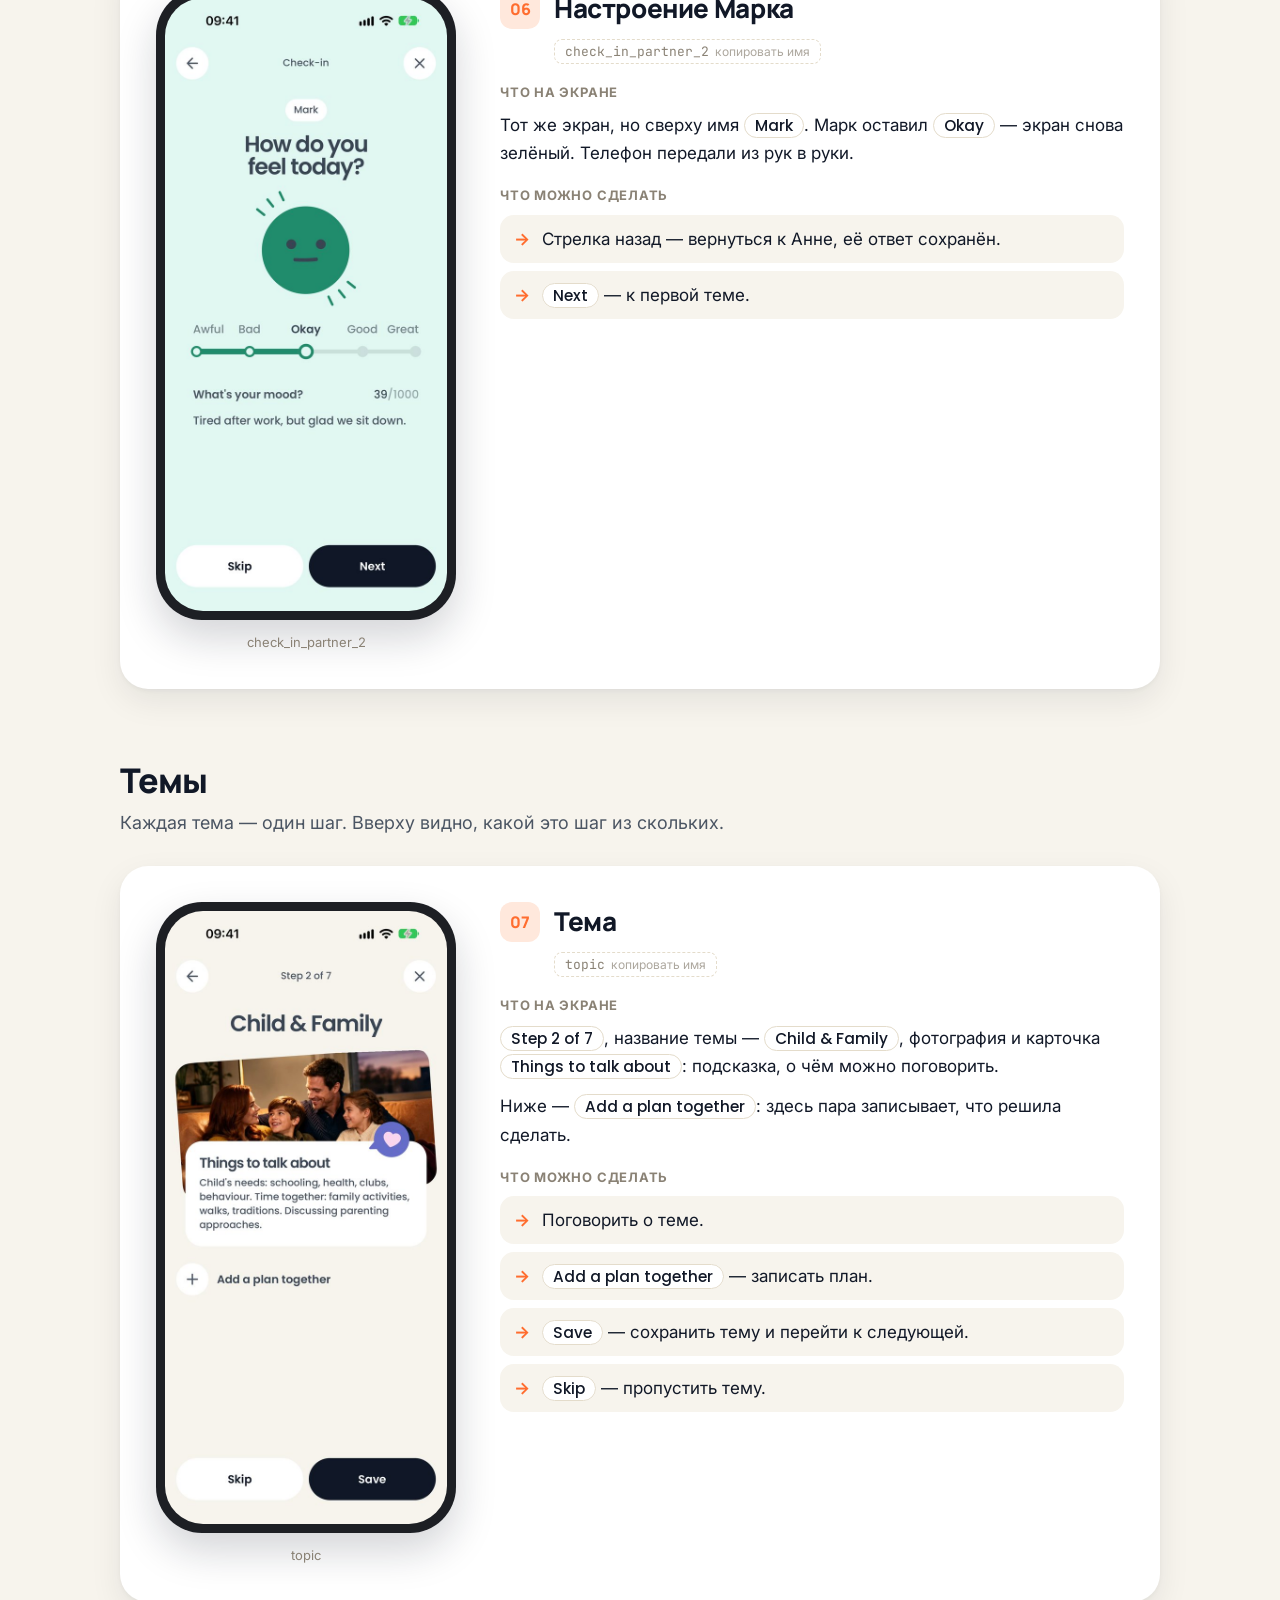
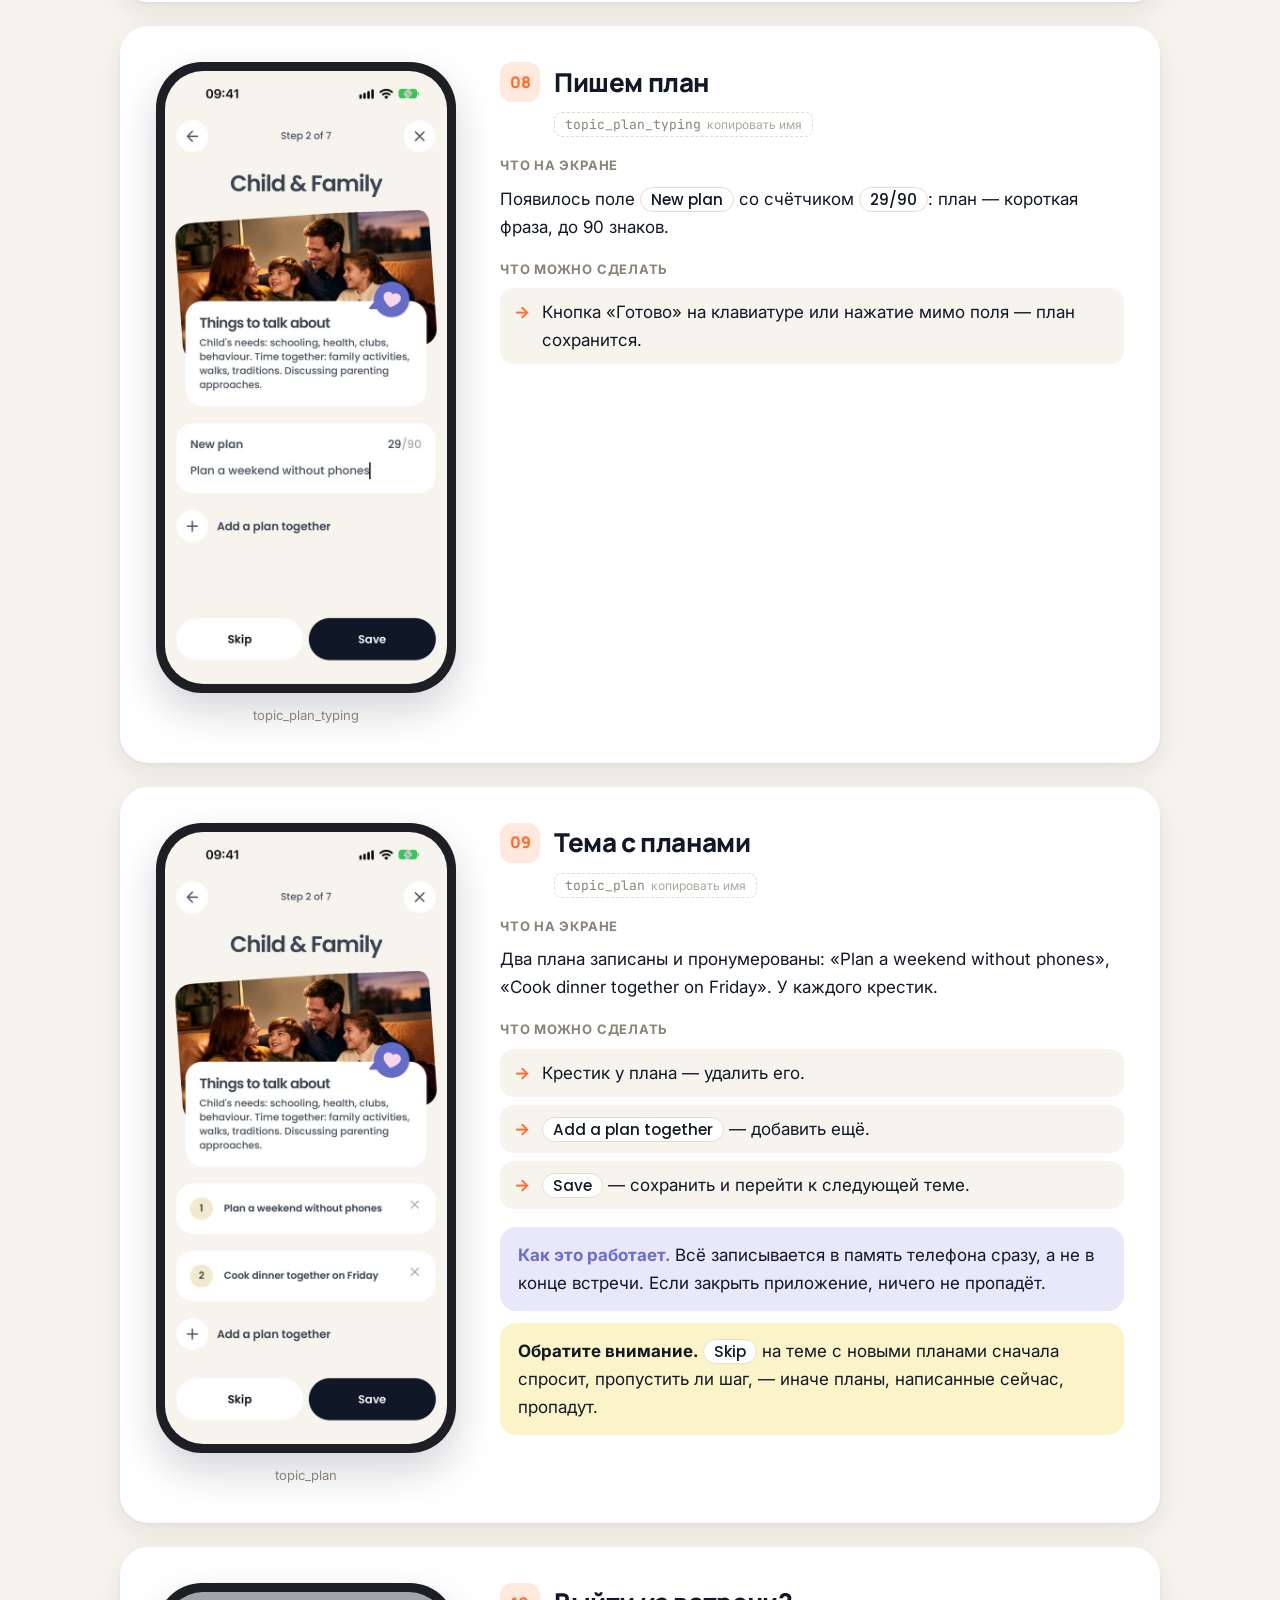
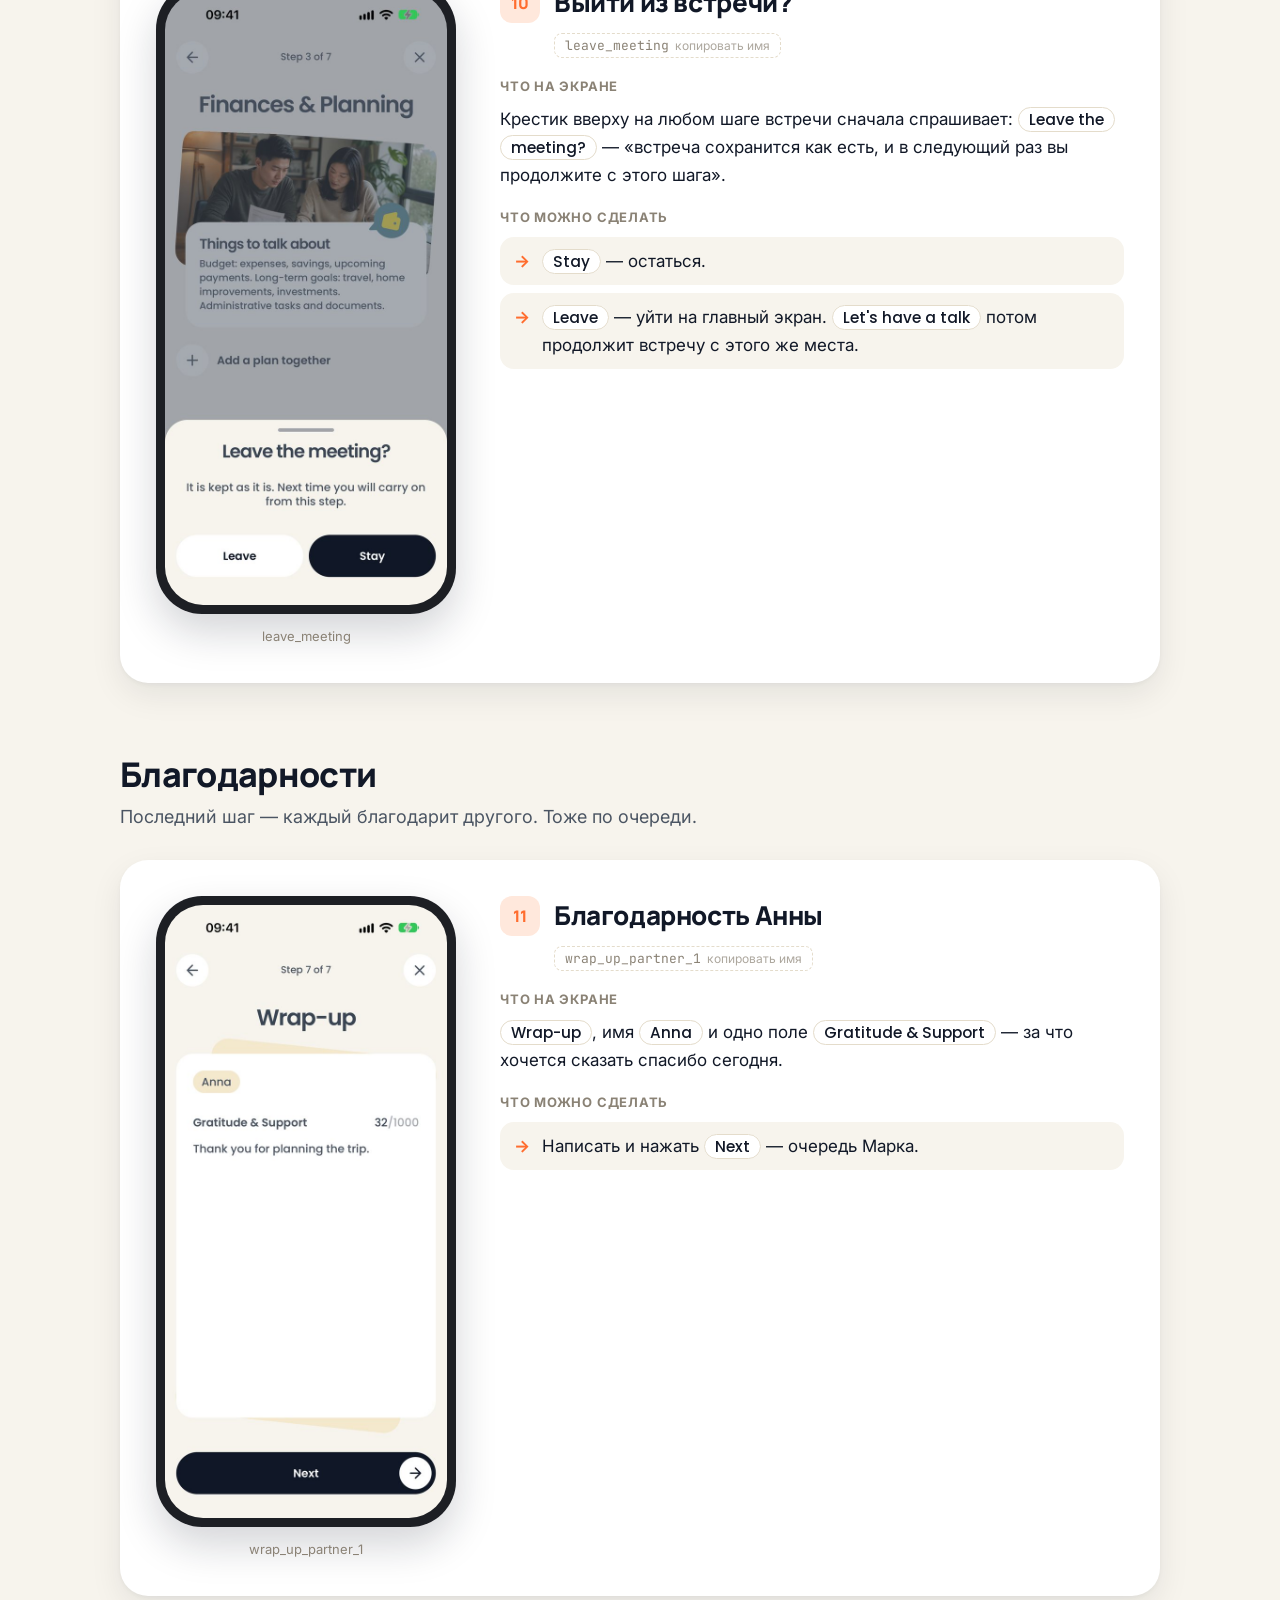
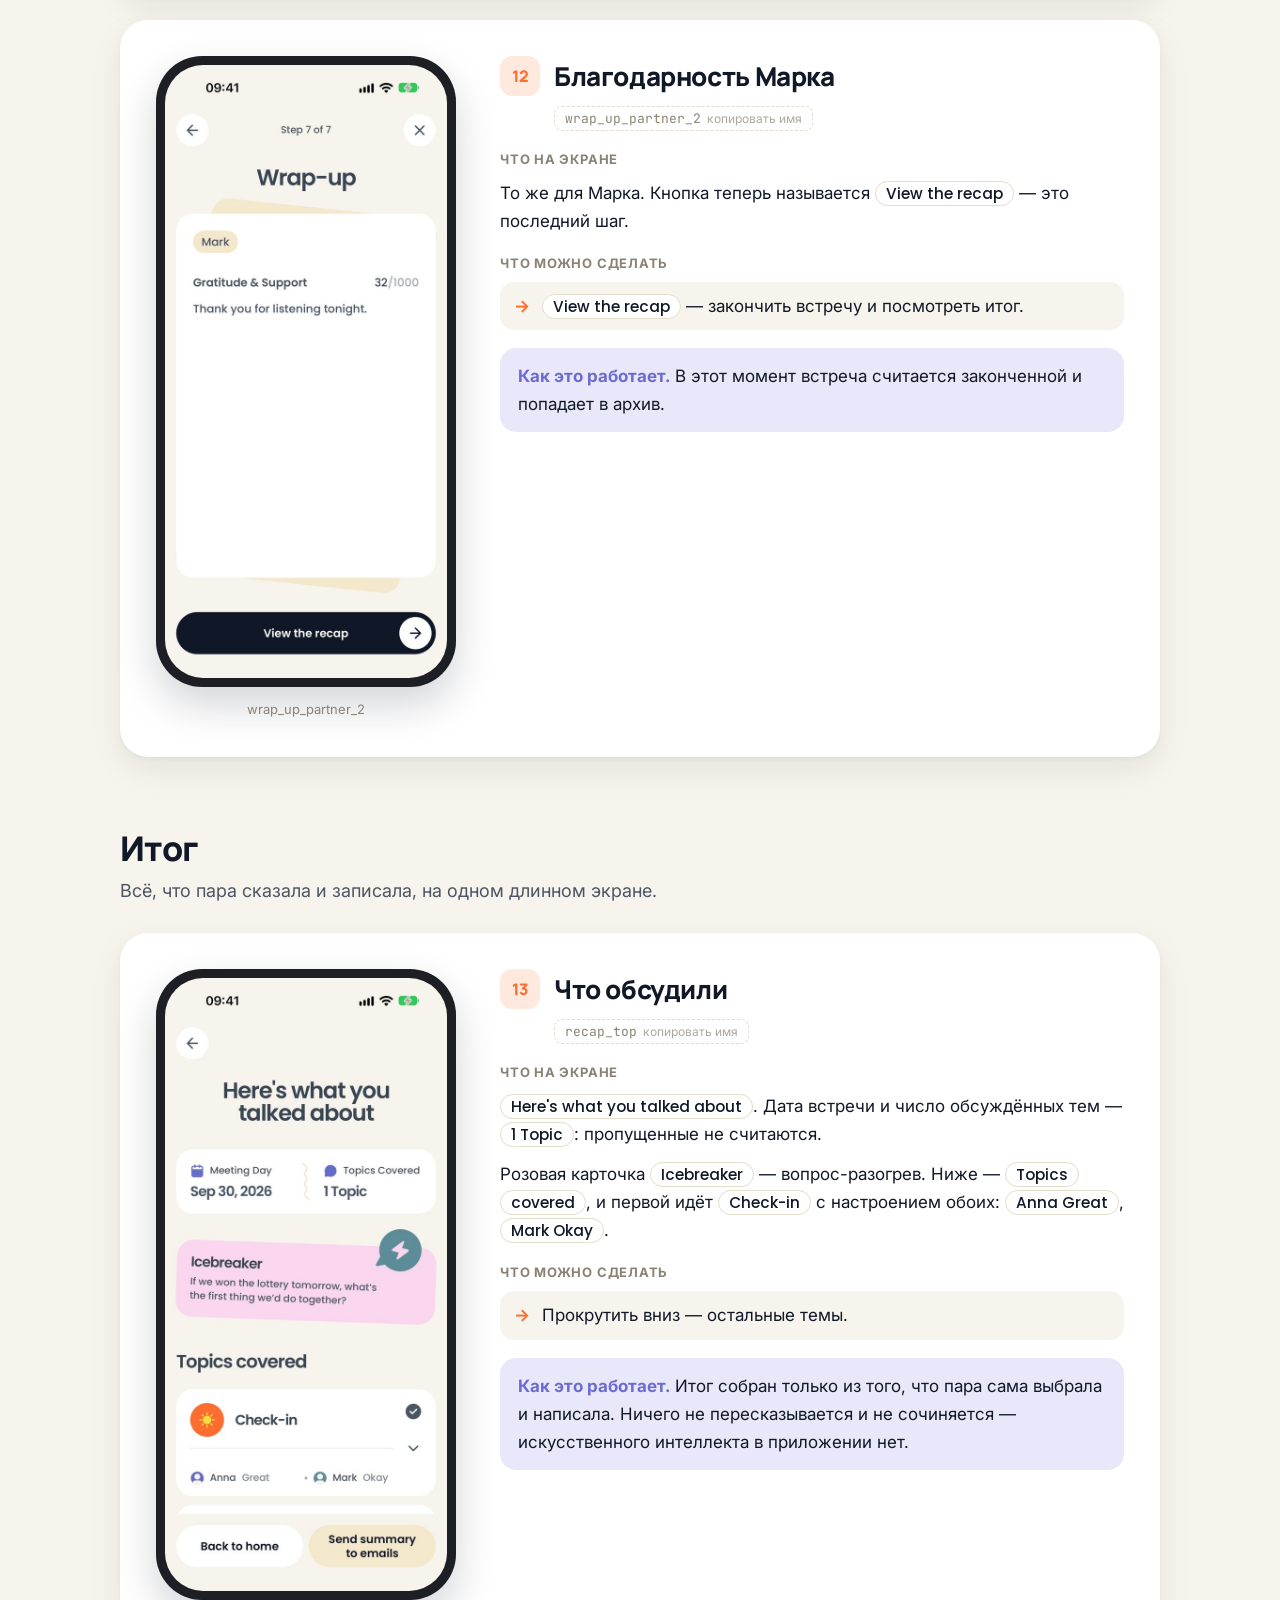
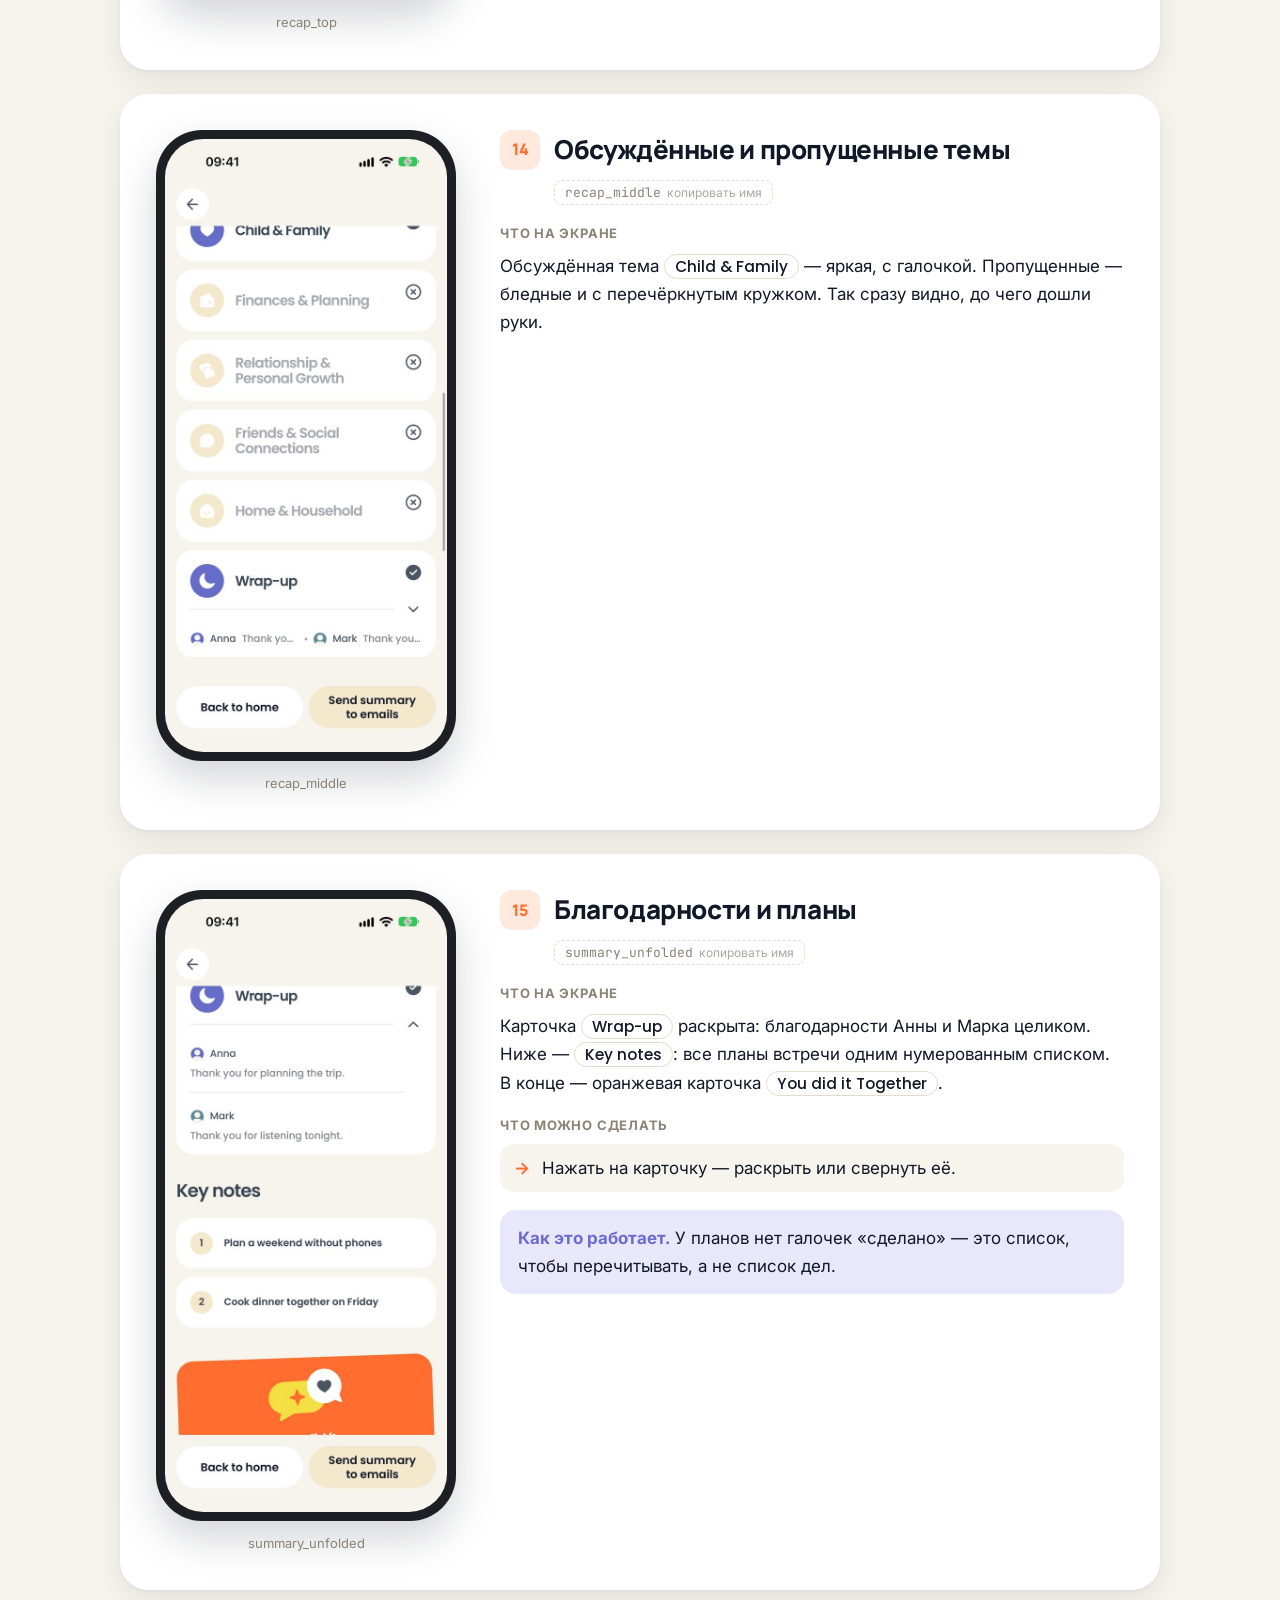
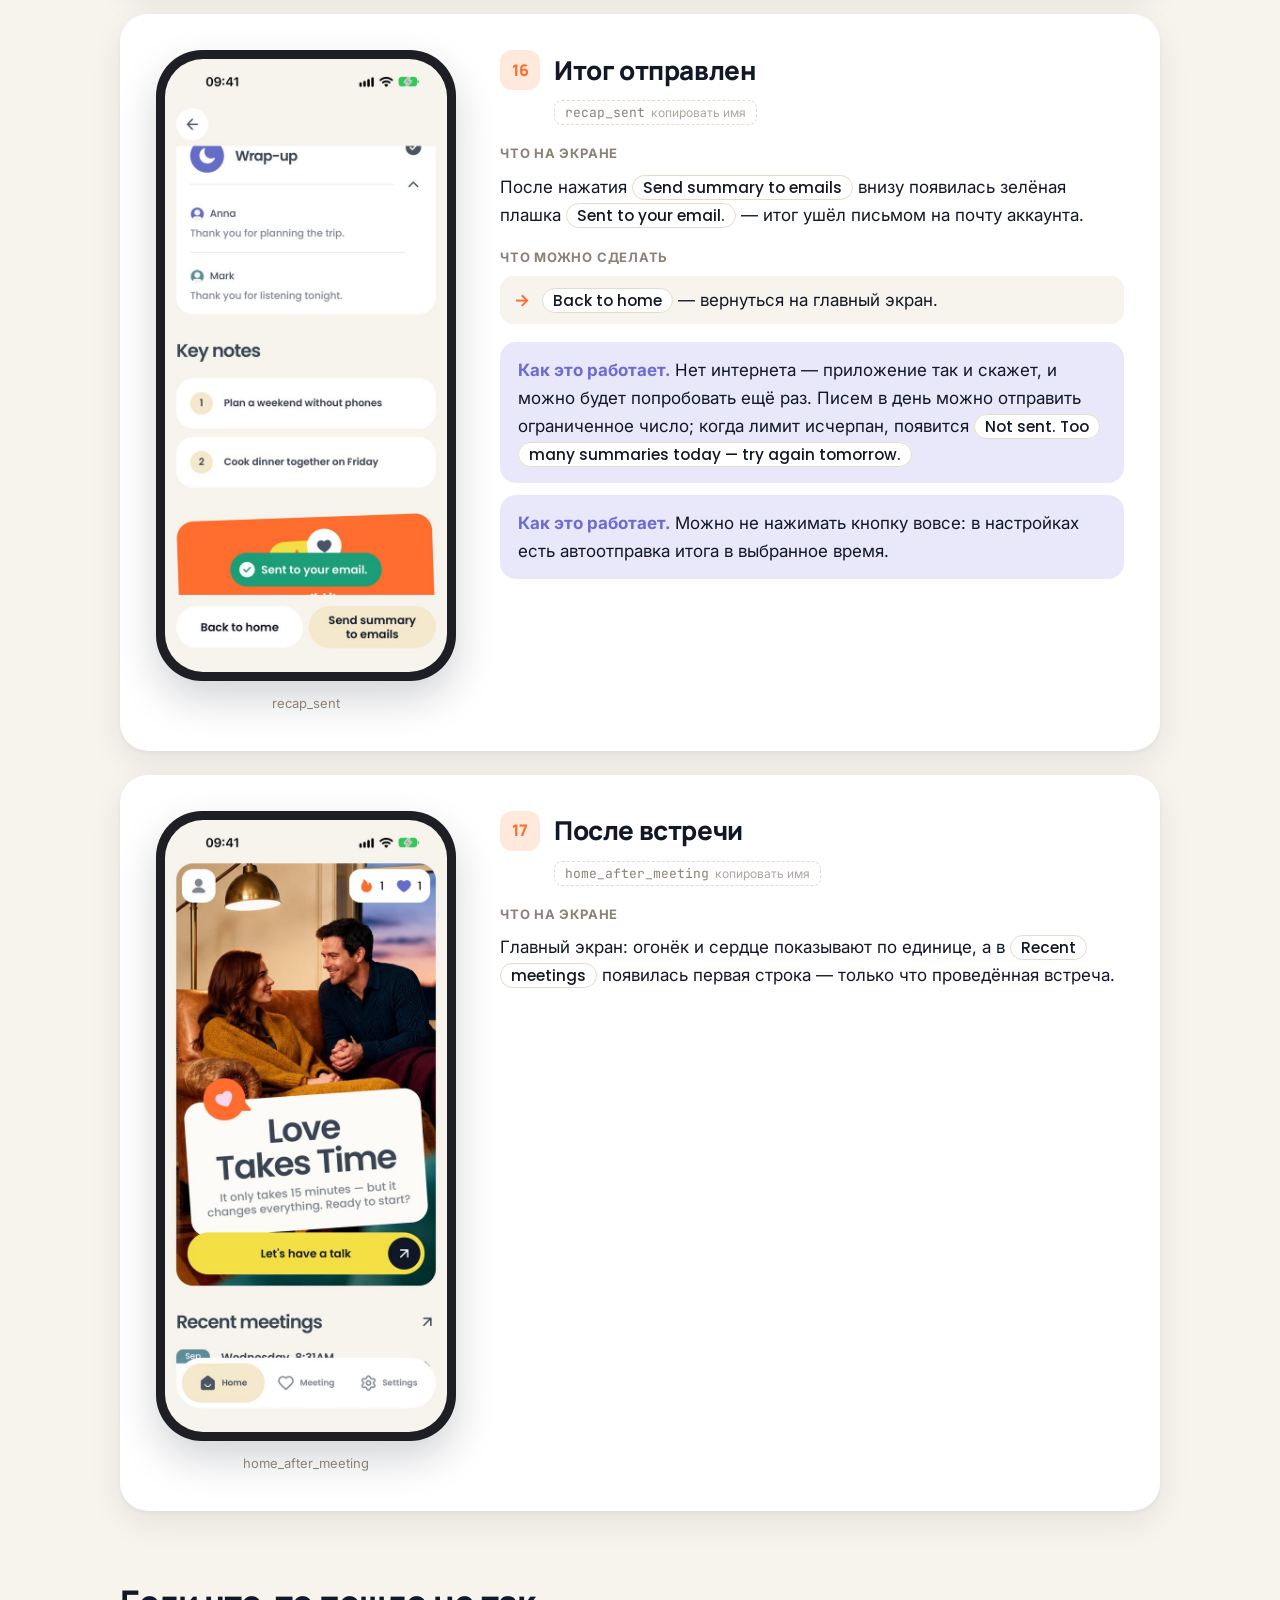
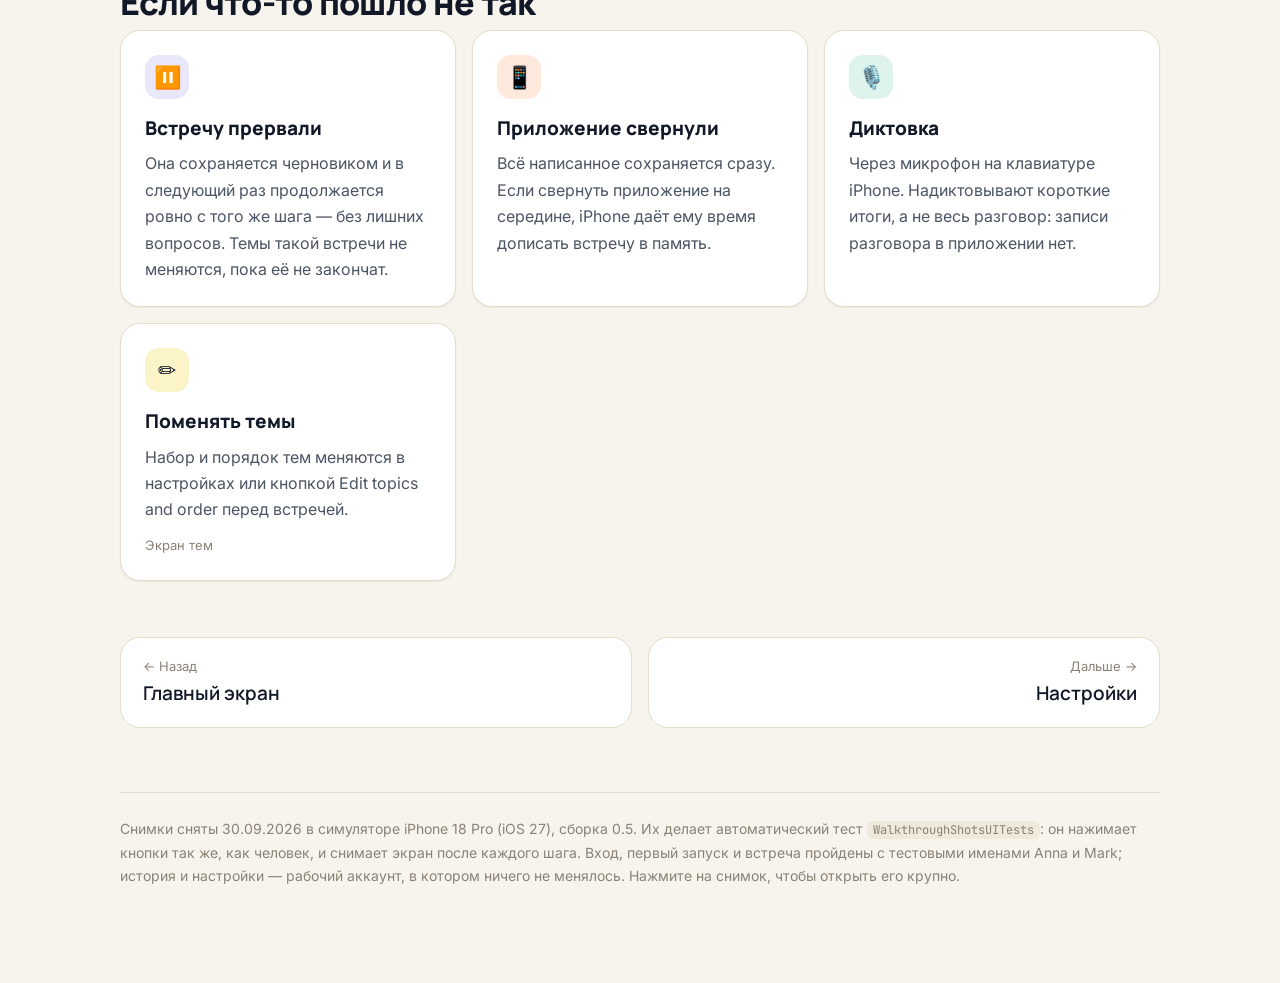
<file: ios/meeting.html>
<!doctype html>
<html lang="ru">
<head>
<meta charset="utf-8">
<meta name="viewport" content="width=device-width,initial-scale=1">
<title>Встреча · Familiar для iOS</title>
<link rel="preconnect" href="https://fonts.googleapis.com">
<link rel="preconnect" href="https://fonts.gstatic.com" crossorigin>
<link rel="stylesheet" href="https://fonts.googleapis.com/css2?family=Inter:wght@400;500;600;700&family=Manrope:wght@600;800&family=Poppins:wght@500&family=JetBrains+Mono&display=swap">
<link rel="stylesheet" href="styles.css">
</head>
<body>
<div class="topbar">
  <div class="topbar-inner">
    <a class="brand" href="index.html"><span class="brand-mark">♥</span>Familiar <small>iOS 0.5</small></a>
    <nav class="tabs">
      <a href="index.html">Обзор</a>
      <a href="signin.html">Вход</a>
      <a href="home.html">Главный экран</a>
      <a href="meeting.html" class="here">Встреча</a>
      <a href="settings.html">Настройки</a>
      <a href="ios.html">Особенности iOS</a>
    </nav>
  </div>
</div>
<div class="wrap">

<section class="hero">
  <div class="eyebrow">Раздел 3 · встреча</div>
  <h1>Встреча от начала до итога</h1>
  <p class="lede">Пара садится рядом с одним телефоном и проходит разговор шаг за шагом: разогрев, настроение каждого, темы с планами, благодарности — и в конце итог, который можно отправить себе на почту. Ниже — настоящая встреча Анны и Марка, снятая по шагам.</p>
  <div class="meta"><span>17 экранов</span><span>Около 15 минут</span><span>Один телефон на двоих</span><span>Работает без интернета</span></div>
</section>
<nav class="toc"><a href="#before">Перед разговором</a><a href="#check-in">Настроение</a><a href="#topics">Темы</a><a href="#wrap-up">Благодарности</a><a href="#recap">Итог</a><a href="#edge">Если что-то пошло не так</a></nav>

<h2 id="before">Перед разговором</h2>
<p class="section-note">Два экрана до того, как пара начнёт говорить.</p>

<article class="step" id="topics">
  <figure class="phone">
    <div class="phone-frame"><img src="img/topics.jpg" alt="Темы на сегодня" data-name="topics" loading="lazy"></div>
    <figcaption>topics</figcaption>
  </figure>
  <div class="step-body">
    <div class="step-head"><span class="num">01</span><h3>Темы на сегодня</h3></div>
    <button class="copy" data-copy="topics">topics</button>
    <div class="block"><p class="block-title">Что на экране</p><p><span class="ui">Today's topics</span> — список шагов встречи в том порядке, в каком их пройдут. Первым всегда стоит <span class="ui">Check-in</span> с меткой <span class="ui">First</span> — как у вас дела, последним — <span class="ui">Wrap-up</span>, благодарности. Между ними — темы, которые пара выбрала.</p></div>
    <div class="block"><p class="block-title">Что можно сделать</p><ul class="actions"><li><span><span class="ui">Let's have a talk</span> — начать.</span></li><li><span><span class="ui">Edit topics and order</span> — поменять набор и порядок тем прямо перед встречей.</span></li><li><span>Крестик — вернуться на главный экран. Здесь он ничего не спрашивает: терять ещё нечего.</span></li></ul></div>
    <div class="note"><b>Как это работает.</b> Если есть незаконченная встреча, экран показывает её темы, а кнопки <span class="ui">Edit topics and order</span> нет: встреча продолжится с тем набором, с которым началась.</div>
  </div>
</article>

<article class="step" id="icebreaker">
  <figure class="phone">
    <div class="phone-frame"><img src="img/icebreaker.jpg" alt="Разогрев" data-name="icebreaker" loading="lazy"></div>
    <figcaption>icebreaker</figcaption>
  </figure>
  <div class="step-body">
    <div class="step-head"><span class="num">02</span><h3>Разогрев</h3></div>
    <button class="copy" data-copy="icebreaker">icebreaker</button>
    <div class="block"><p class="block-title">Что на экране</p><p><span class="ui">Break the ice</span> — стопка цветных карточек с лёгкими вопросами, чтобы начать не с дел. Над вопросом — тема карточки, например <span class="ui">Daily Life</span>.</p></div>
    <div class="block"><p class="block-title">Что можно сделать</p><ul class="actions"><li><span>Смахнуть карточку влево или вправо — следующий вопрос.</span></li><li><span><span class="ui">Continue</span> — выбрать вопрос, который сейчас в центре, и идти дальше.</span></li></ul></div>
    
  </div>
</article>

<article class="step" id="icebreaker_turned">
  <figure class="phone">
    <div class="phone-frame"><img src="img/icebreaker_turned.jpg" alt="Другой вопрос" data-name="icebreaker_turned" loading="lazy"></div>
    <figcaption>icebreaker_turned</figcaption>
  </figure>
  <div class="step-body">
    <div class="step-head"><span class="num">03</span><h3>Другой вопрос</h3></div>
    <button class="copy" data-copy="icebreaker_turned">icebreaker_turned</button>
    <div class="block"><p class="block-title">Что на экране</p><p>Карточку смахнули — в центре новый вопрос из темы <span class="ui">Dreams &amp; Future</span>. Тот вопрос, что в центре в момент нажатия <span class="ui">Continue</span>, попадёт в итог встречи.</p></div>
    
    <div class="note"><b>Как это работает.</b> Вопросы встроены в приложение, из интернета ничего не подгружается и не сочиняется.</div>
  </div>
</article>

<h2 id="check-in">Настроение</h2>
<p class="section-note">Телефон один, поэтому партнёры отвечают по очереди. Над вопросом — имя того, чья очередь.</p>

<article class="step" id="check_in">
  <figure class="phone">
    <div class="phone-frame"><img src="img/check_in.jpg" alt="Настроение: пока пусто" data-name="check_in" loading="lazy"></div>
    <figcaption>check_in</figcaption>
  </figure>
  <div class="step-body">
    <div class="step-head"><span class="num">04</span><h3>Настроение: пока пусто</h3></div>
    <button class="copy" data-copy="check_in">check_in</button>
    <div class="block"><p class="block-title">Что на экране</p><p><span class="ui">How do you feel today?</span> Над вопросом — имя <span class="ui">Anna</span>. Лицо и шкала от <span class="ui">Awful</span> до <span class="ui">Great</span>; пока ничего не выбрано, стоит <span class="ui">Okay</span>.</p><p>Ниже поле <span class="ui">What's your mood?</span> — можно в двух словах рассказать, как прошла неделя. Счётчик <span class="ui">0/1000</span> показывает, сколько ещё можно написать.</p></div>
    <div class="block"><p class="block-title">Что можно сделать</p><ul class="actions"><li><span>Нажать на точку шкалы или провести по ней — выбрать настроение.</span></li><li><span>Нажать на поле и написать или надиктовать текст.</span></li><li><span><span class="ui">Next</span> — передать телефон второму партнёру.</span></li><li><span><span class="ui">Skip</span> — пропустить свою очередь.</span></li></ul></div>
    
  </div>
</article>

<article class="step" id="check_in_partner_1">
  <figure class="phone">
    <div class="phone-frame"><img src="img/check_in_partner_1.jpg" alt="Настроение Анны" data-name="check_in_partner_1" loading="lazy"></div>
    <figcaption>check_in_partner_1</figcaption>
  </figure>
  <div class="step-body">
    <div class="step-head"><span class="num">05</span><h3>Настроение Анны</h3></div>
    <button class="copy" data-copy="check_in_partner_1">check_in_partner_1</button>
    <div class="block"><p class="block-title">Что на экране</p><p>Анна выбрала <span class="ui">Great</span> — лицо заулыбалось, а весь экран стал оранжевым. У каждого настроения свой цвет.</p><p>В поле её текст, счётчик показывает <span class="ui">36/1000</span>.</p></div>
    <div class="block"><p class="block-title">Что можно сделать</p><ul class="actions"><li><span><span class="ui">Next</span> — очередь Марка.</span></li><li><span><span class="ui">Skip</span> — если что-то уже написано, приложение сначала спросит «пропустить шаг?», чтобы текст не пропал случайно.</span></li></ul></div>
    <div class="note ios"><b>На iPhone.</b> Текст можно надиктовать: значок микрофона на клавиатуре iPhone. Распознаёт речь сам iPhone, приложение разговор не записывает.</div><div class="note"><b>Как это работает.</b> Больше 1000 знаков поле не примет, а длинный текст прокручивается внутри поля и не сдвигает кнопки.</div>
  </div>
</article>

<article class="step" id="check_in_partner_2">
  <figure class="phone">
    <div class="phone-frame"><img src="img/check_in_partner_2.jpg" alt="Настроение Марка" data-name="check_in_partner_2" loading="lazy"></div>
    <figcaption>check_in_partner_2</figcaption>
  </figure>
  <div class="step-body">
    <div class="step-head"><span class="num">06</span><h3>Настроение Марка</h3></div>
    <button class="copy" data-copy="check_in_partner_2">check_in_partner_2</button>
    <div class="block"><p class="block-title">Что на экране</p><p>Тот же экран, но сверху имя <span class="ui">Mark</span>. Марк оставил <span class="ui">Okay</span> — экран снова зелёный. Телефон передали из рук в руки.</p></div>
    <div class="block"><p class="block-title">Что можно сделать</p><ul class="actions"><li><span>Стрелка назад — вернуться к Анне, её ответ сохранён.</span></li><li><span><span class="ui">Next</span> — к первой теме.</span></li></ul></div>
    
  </div>
</article>

<h2 id="topics">Темы</h2>
<p class="section-note">Каждая тема — один шаг. Вверху видно, какой это шаг из скольких.</p>

<article class="step" id="topic">
  <figure class="phone">
    <div class="phone-frame"><img src="img/topic.jpg" alt="Тема" data-name="topic" loading="lazy"></div>
    <figcaption>topic</figcaption>
  </figure>
  <div class="step-body">
    <div class="step-head"><span class="num">07</span><h3>Тема</h3></div>
    <button class="copy" data-copy="topic">topic</button>
    <div class="block"><p class="block-title">Что на экране</p><p><span class="ui">Step 2 of 7</span>, название темы — <span class="ui">Child &amp; Family</span>, фотография и карточка <span class="ui">Things to talk about</span>: подсказка, о чём можно поговорить.</p><p>Ниже — <span class="ui">Add a plan together</span>: здесь пара записывает, что решила сделать.</p></div>
    <div class="block"><p class="block-title">Что можно сделать</p><ul class="actions"><li><span>Поговорить о теме.</span></li><li><span><span class="ui">Add a plan together</span> — записать план.</span></li><li><span><span class="ui">Save</span> — сохранить тему и перейти к следующей.</span></li><li><span><span class="ui">Skip</span> — пропустить тему.</span></li></ul></div>
    
  </div>
</article>

<article class="step" id="topic_plan_typing">
  <figure class="phone">
    <div class="phone-frame"><img src="img/topic_plan_typing.jpg" alt="Пишем план" data-name="topic_plan_typing" loading="lazy"></div>
    <figcaption>topic_plan_typing</figcaption>
  </figure>
  <div class="step-body">
    <div class="step-head"><span class="num">08</span><h3>Пишем план</h3></div>
    <button class="copy" data-copy="topic_plan_typing">topic_plan_typing</button>
    <div class="block"><p class="block-title">Что на экране</p><p>Появилось поле <span class="ui">New plan</span> со счётчиком <span class="ui">29/90</span>: план — короткая фраза, до 90 знаков.</p></div>
    <div class="block"><p class="block-title">Что можно сделать</p><ul class="actions"><li><span>Кнопка «Готово» на клавиатуре или нажатие мимо поля — план сохранится.</span></li></ul></div>
    
  </div>
</article>

<article class="step" id="topic_plan">
  <figure class="phone">
    <div class="phone-frame"><img src="img/topic_plan.jpg" alt="Тема с планами" data-name="topic_plan" loading="lazy"></div>
    <figcaption>topic_plan</figcaption>
  </figure>
  <div class="step-body">
    <div class="step-head"><span class="num">09</span><h3>Тема с планами</h3></div>
    <button class="copy" data-copy="topic_plan">topic_plan</button>
    <div class="block"><p class="block-title">Что на экране</p><p>Два плана записаны и пронумерованы: «Plan a weekend without phones», «Cook dinner together on Friday». У каждого крестик.</p></div>
    <div class="block"><p class="block-title">Что можно сделать</p><ul class="actions"><li><span>Крестик у плана — удалить его.</span></li><li><span><span class="ui">Add a plan together</span> — добавить ещё.</span></li><li><span><span class="ui">Save</span> — сохранить и перейти к следующей теме.</span></li></ul></div>
    <div class="note"><b>Как это работает.</b> Всё записывается в память телефона сразу, а не в конце встречи. Если закрыть приложение, ничего не пропадёт.</div><div class="note warn"><b>Обратите внимание.</b> <span class="ui">Skip</span> на теме с новыми планами сначала спросит, пропустить ли шаг, — иначе планы, написанные сейчас, пропадут.</div>
  </div>
</article>

<article class="step" id="leave_meeting">
  <figure class="phone">
    <div class="phone-frame"><img src="img/leave_meeting.jpg" alt="Выйти из встречи?" data-name="leave_meeting" loading="lazy"></div>
    <figcaption>leave_meeting</figcaption>
  </figure>
  <div class="step-body">
    <div class="step-head"><span class="num">10</span><h3>Выйти из встречи?</h3></div>
    <button class="copy" data-copy="leave_meeting">leave_meeting</button>
    <div class="block"><p class="block-title">Что на экране</p><p>Крестик вверху на любом шаге встречи сначала спрашивает: <span class="ui">Leave the meeting?</span> — «встреча сохранится как есть, и в следующий раз вы продолжите с этого шага».</p></div>
    <div class="block"><p class="block-title">Что можно сделать</p><ul class="actions"><li><span><span class="ui">Stay</span> — остаться.</span></li><li><span><span class="ui">Leave</span> — уйти на главный экран. <span class="ui">Let's have a talk</span> потом продолжит встречу с этого же места.</span></li></ul></div>
    
  </div>
</article>

<h2 id="wrap-up">Благодарности</h2>
<p class="section-note">Последний шаг — каждый благодарит другого. Тоже по очереди.</p>

<article class="step" id="wrap_up_partner_1">
  <figure class="phone">
    <div class="phone-frame"><img src="img/wrap_up_partner_1.jpg" alt="Благодарность Анны" data-name="wrap_up_partner_1" loading="lazy"></div>
    <figcaption>wrap_up_partner_1</figcaption>
  </figure>
  <div class="step-body">
    <div class="step-head"><span class="num">11</span><h3>Благодарность Анны</h3></div>
    <button class="copy" data-copy="wrap_up_partner_1">wrap_up_partner_1</button>
    <div class="block"><p class="block-title">Что на экране</p><p><span class="ui">Wrap-up</span>, имя <span class="ui">Anna</span> и одно поле <span class="ui">Gratitude &amp; Support</span> — за что хочется сказать спасибо сегодня.</p></div>
    <div class="block"><p class="block-title">Что можно сделать</p><ul class="actions"><li><span>Написать и нажать <span class="ui">Next</span> — очередь Марка.</span></li></ul></div>
    
  </div>
</article>

<article class="step" id="wrap_up_partner_2">
  <figure class="phone">
    <div class="phone-frame"><img src="img/wrap_up_partner_2.jpg" alt="Благодарность Марка" data-name="wrap_up_partner_2" loading="lazy"></div>
    <figcaption>wrap_up_partner_2</figcaption>
  </figure>
  <div class="step-body">
    <div class="step-head"><span class="num">12</span><h3>Благодарность Марка</h3></div>
    <button class="copy" data-copy="wrap_up_partner_2">wrap_up_partner_2</button>
    <div class="block"><p class="block-title">Что на экране</p><p>То же для Марка. Кнопка теперь называется <span class="ui">View the recap</span> — это последний шаг.</p></div>
    <div class="block"><p class="block-title">Что можно сделать</p><ul class="actions"><li><span><span class="ui">View the recap</span> — закончить встречу и посмотреть итог.</span></li></ul></div>
    <div class="note"><b>Как это работает.</b> В этот момент встреча считается законченной и попадает в архив.</div>
  </div>
</article>

<h2 id="recap">Итог</h2>
<p class="section-note">Всё, что пара сказала и записала, на одном длинном экране.</p>

<article class="step" id="recap_top">
  <figure class="phone">
    <div class="phone-frame"><img src="img/recap_top.jpg" alt="Что обсудили" data-name="recap_top" loading="lazy"></div>
    <figcaption>recap_top</figcaption>
  </figure>
  <div class="step-body">
    <div class="step-head"><span class="num">13</span><h3>Что обсудили</h3></div>
    <button class="copy" data-copy="recap_top">recap_top</button>
    <div class="block"><p class="block-title">Что на экране</p><p><span class="ui">Here's what you talked about</span>. Дата встречи и число обсуждённых тем — <span class="ui">1 Topic</span>: пропущенные не считаются.</p><p>Розовая карточка <span class="ui">Icebreaker</span> — вопрос-разогрев. Ниже — <span class="ui">Topics covered</span>, и первой идёт <span class="ui">Check-in</span> с настроением обоих: <span class="ui">Anna Great</span>, <span class="ui">Mark Okay</span>.</p></div>
    <div class="block"><p class="block-title">Что можно сделать</p><ul class="actions"><li><span>Прокрутить вниз — остальные темы.</span></li></ul></div>
    <div class="note"><b>Как это работает.</b> Итог собран только из того, что пара сама выбрала и написала. Ничего не пересказывается и не сочиняется — искусственного интеллекта в приложении нет.</div>
  </div>
</article>

<article class="step" id="recap_middle">
  <figure class="phone">
    <div class="phone-frame"><img src="img/recap_middle.jpg" alt="Обсуждённые и пропущенные темы" data-name="recap_middle" loading="lazy"></div>
    <figcaption>recap_middle</figcaption>
  </figure>
  <div class="step-body">
    <div class="step-head"><span class="num">14</span><h3>Обсуждённые и пропущенные темы</h3></div>
    <button class="copy" data-copy="recap_middle">recap_middle</button>
    <div class="block"><p class="block-title">Что на экране</p><p>Обсуждённая тема <span class="ui">Child &amp; Family</span> — яркая, с галочкой. Пропущенные — бледные и с перечёркнутым кружком. Так сразу видно, до чего дошли руки.</p></div>
    
    
  </div>
</article>

<article class="step" id="summary_unfolded">
  <figure class="phone">
    <div class="phone-frame"><img src="img/summary_unfolded.jpg" alt="Благодарности и планы" data-name="summary_unfolded" loading="lazy"></div>
    <figcaption>summary_unfolded</figcaption>
  </figure>
  <div class="step-body">
    <div class="step-head"><span class="num">15</span><h3>Благодарности и планы</h3></div>
    <button class="copy" data-copy="summary_unfolded">summary_unfolded</button>
    <div class="block"><p class="block-title">Что на экране</p><p>Карточка <span class="ui">Wrap-up</span> раскрыта: благодарности Анны и Марка целиком. Ниже — <span class="ui">Key notes</span>: все планы встречи одним нумерованным списком. В конце — оранжевая карточка <span class="ui">You did it Together</span>.</p></div>
    <div class="block"><p class="block-title">Что можно сделать</p><ul class="actions"><li><span>Нажать на карточку — раскрыть или свернуть её.</span></li></ul></div>
    <div class="note"><b>Как это работает.</b> У планов нет галочек «сделано» — это список, чтобы перечитывать, а не список дел.</div>
  </div>
</article>

<article class="step" id="recap_sent">
  <figure class="phone">
    <div class="phone-frame"><img src="img/recap_sent.jpg" alt="Итог отправлен" data-name="recap_sent" loading="lazy"></div>
    <figcaption>recap_sent</figcaption>
  </figure>
  <div class="step-body">
    <div class="step-head"><span class="num">16</span><h3>Итог отправлен</h3></div>
    <button class="copy" data-copy="recap_sent">recap_sent</button>
    <div class="block"><p class="block-title">Что на экране</p><p>После нажатия <span class="ui">Send summary to emails</span> внизу появилась зелёная плашка <span class="ui">Sent to your email.</span> — итог ушёл письмом на почту аккаунта.</p></div>
    <div class="block"><p class="block-title">Что можно сделать</p><ul class="actions"><li><span><span class="ui">Back to home</span> — вернуться на главный экран.</span></li></ul></div>
    <div class="note"><b>Как это работает.</b> Нет интернета — приложение так и скажет, и можно будет попробовать ещё раз. Писем в день можно отправить ограниченное число; когда лимит исчерпан, появится <span class="ui">Not sent. Too many summaries today — try again tomorrow.</span></div><div class="note"><b>Как это работает.</b> Можно не нажимать кнопку вовсе: в настройках есть автоотправка итога в выбранное время.</div>
  </div>
</article>

<article class="step" id="home_after_meeting">
  <figure class="phone">
    <div class="phone-frame"><img src="img/home_after_meeting.jpg" alt="После встречи" data-name="home_after_meeting" loading="lazy"></div>
    <figcaption>home_after_meeting</figcaption>
  </figure>
  <div class="step-body">
    <div class="step-head"><span class="num">17</span><h3>После встречи</h3></div>
    <button class="copy" data-copy="home_after_meeting">home_after_meeting</button>
    <div class="block"><p class="block-title">Что на экране</p><p>Главный экран: огонёк и сердце показывают по единице, а в <span class="ui">Recent meetings</span> появилась первая строка — только что проведённая встреча.</p></div>
    
    
  </div>
</article>

<h2 id="edge">Если что-то пошло не так</h2>
<div class="cards"><div class="card"><div class="card-icon bg-violet">⏸️</div><h4>Встречу прервали</h4><p>Она сохраняется черновиком и в следующий раз продолжается ровно с того же шага — без лишних вопросов. Темы такой встречи не меняются, пока её не закончат.</p></div><div class="card"><div class="card-icon bg-orange">📱</div><h4>Приложение свернули</h4><p>Всё написанное сохраняется сразу. Если свернуть приложение на середине, iPhone даёт ему время дописать встречу в память.</p></div><div class="card"><div class="card-icon bg-mint">🎙️</div><h4>Диктовка</h4><p>Через микрофон на клавиатуре iPhone. Надиктовывают короткие итоги, а не весь разговор: записи разговора в приложении нет.</p></div><a class="card" href="settings.html#meeting_topics"><div class="card-icon bg-yellow">✏️</div><h4>Поменять темы</h4><p>Набор и порядок тем меняются в настройках или кнопкой Edit topics and order перед встречей.</p><span class="count">Экран тем</span></a></div>

<div class="pager">
  <a href="home.html"><small>← Назад</small><strong>Главный экран</strong></a>
  <a class="next" href="settings.html"><small>Дальше →</small><strong>Настройки</strong></a>
</div>

<footer>
  Снимки сняты 30.09.2026 в симуляторе iPhone 18 Pro (iOS 27), сборка 0.5. Их делает автоматический тест
  <code>WalkthroughShotsUITests</code>: он нажимает кнопки так же, как человек, и снимает экран после каждого шага.
  Вход, первый запуск и встреча пройдены с тестовыми именами Anna и Mark; история и настройки — рабочий аккаунт, в котором
  ничего не менялось. Нажмите на снимок, чтобы открыть его крупно.
</footer>
</div>
<script src="app.js"></script>
</body>
</html>
</file>
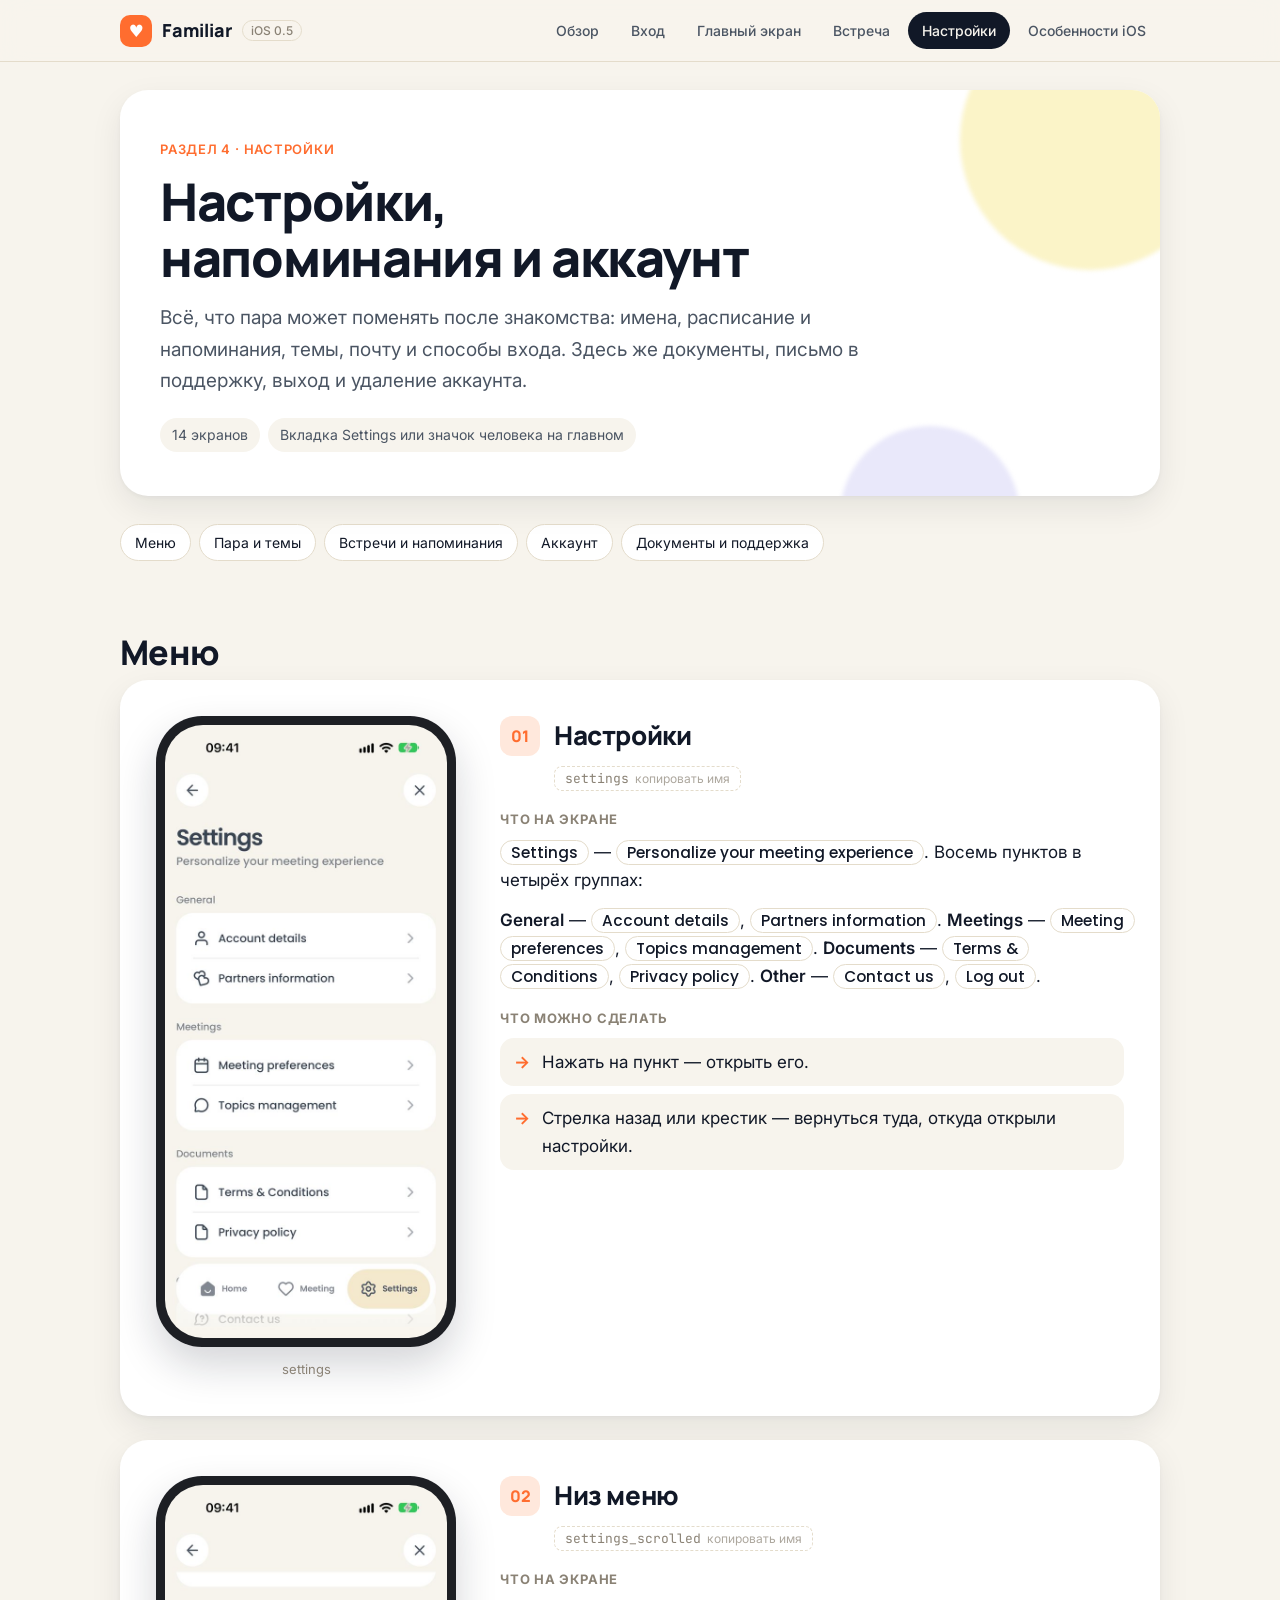
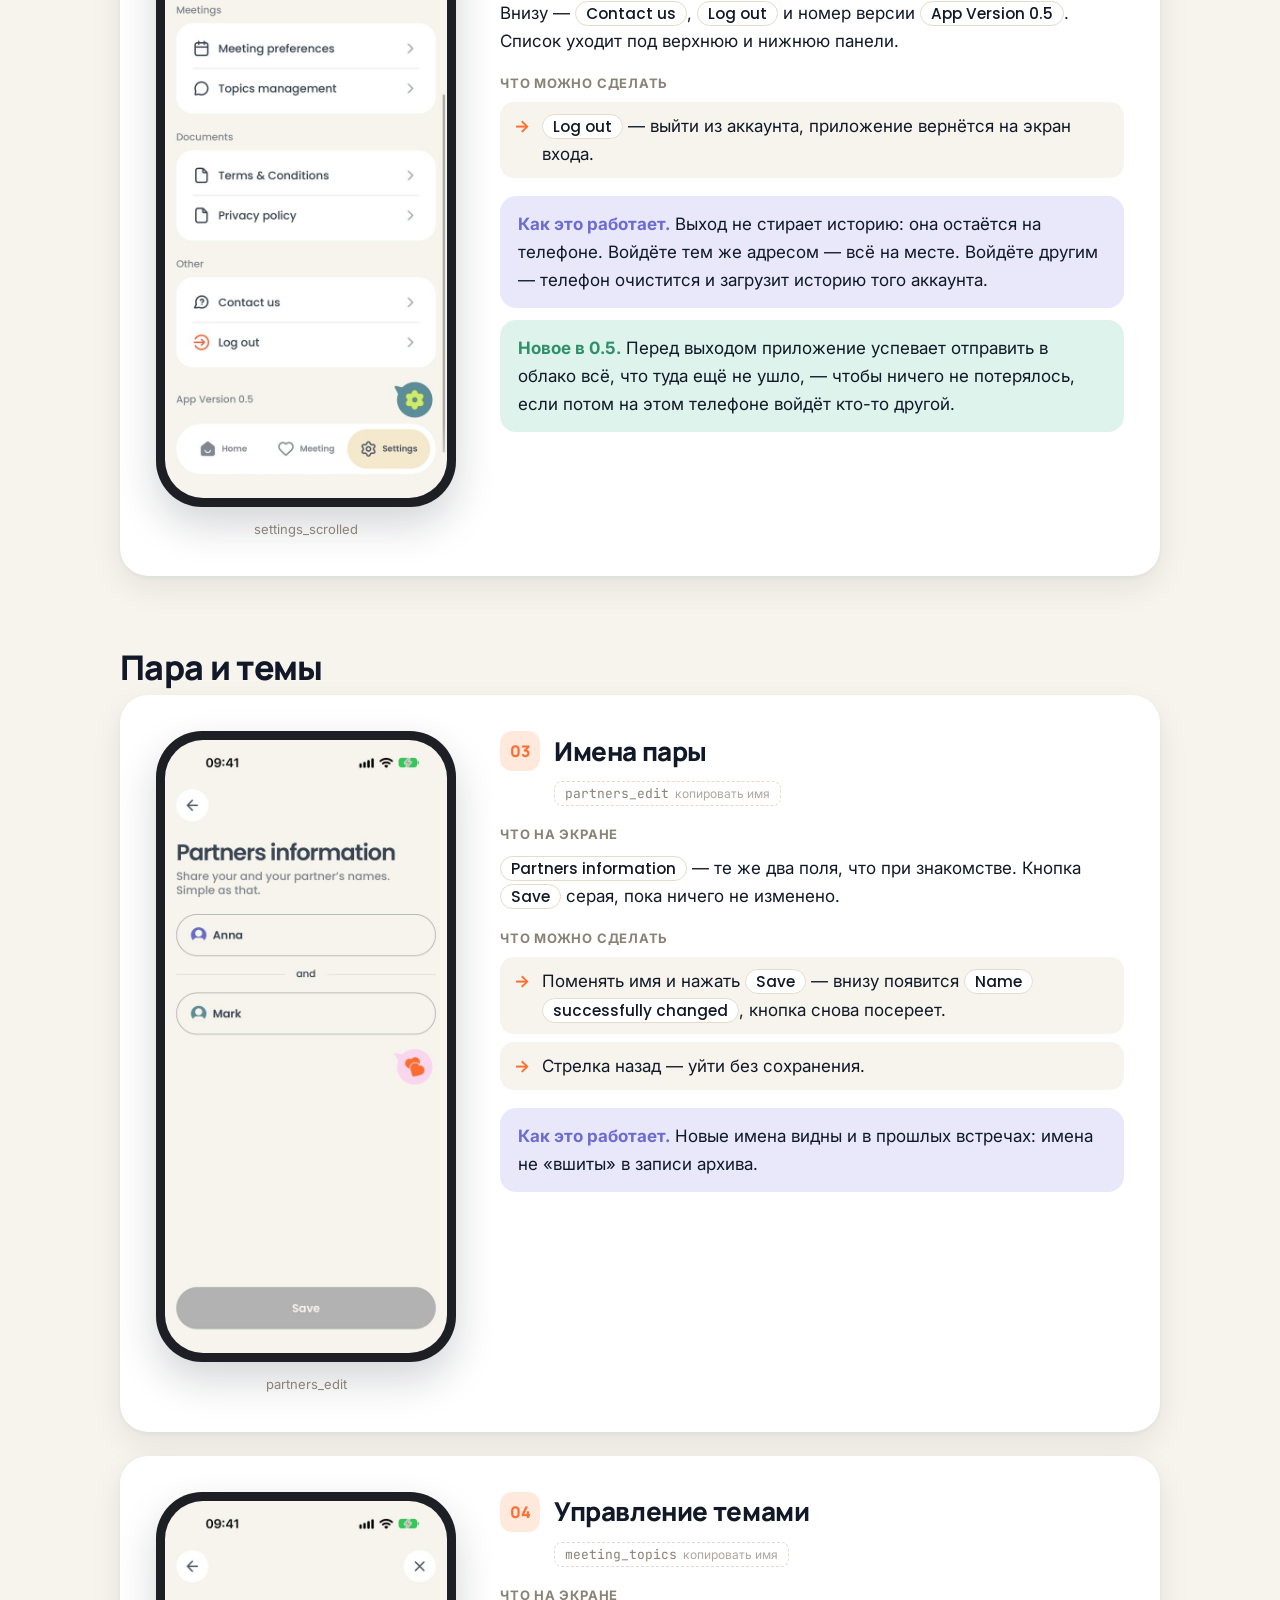
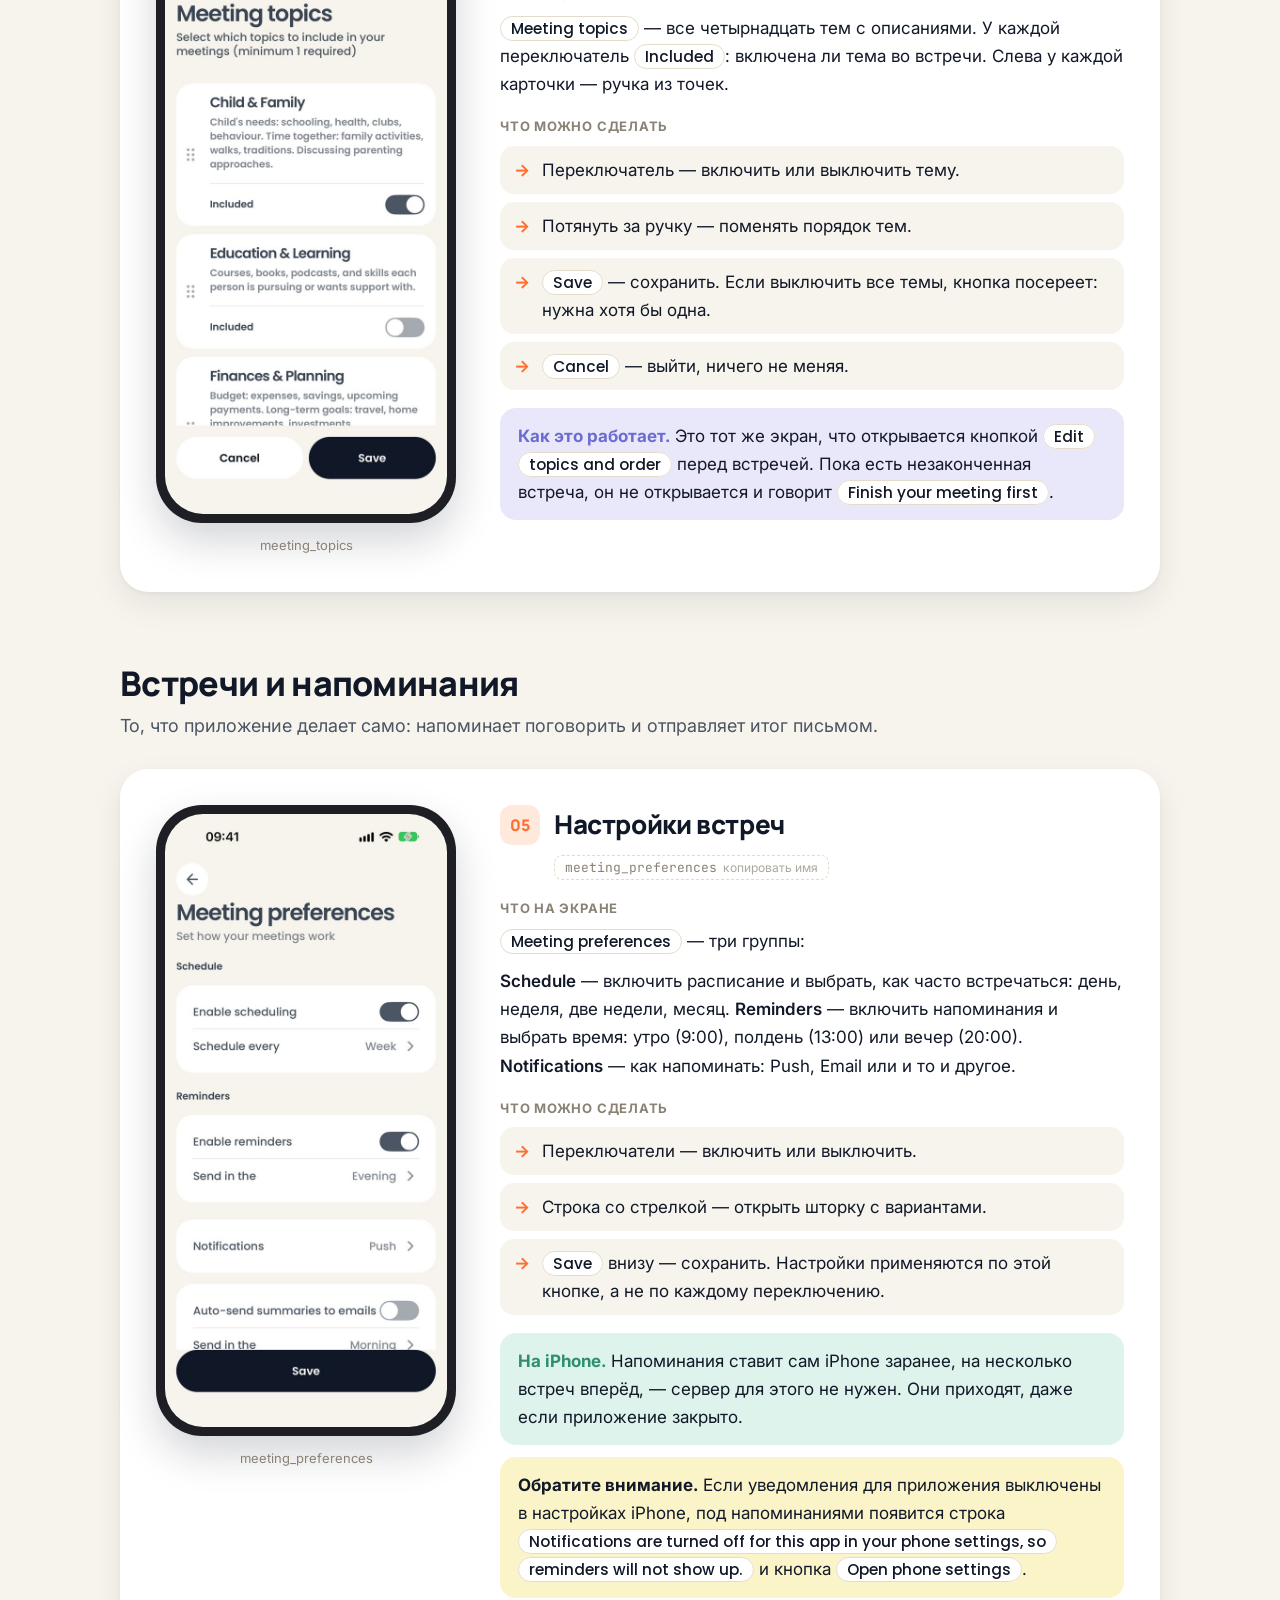
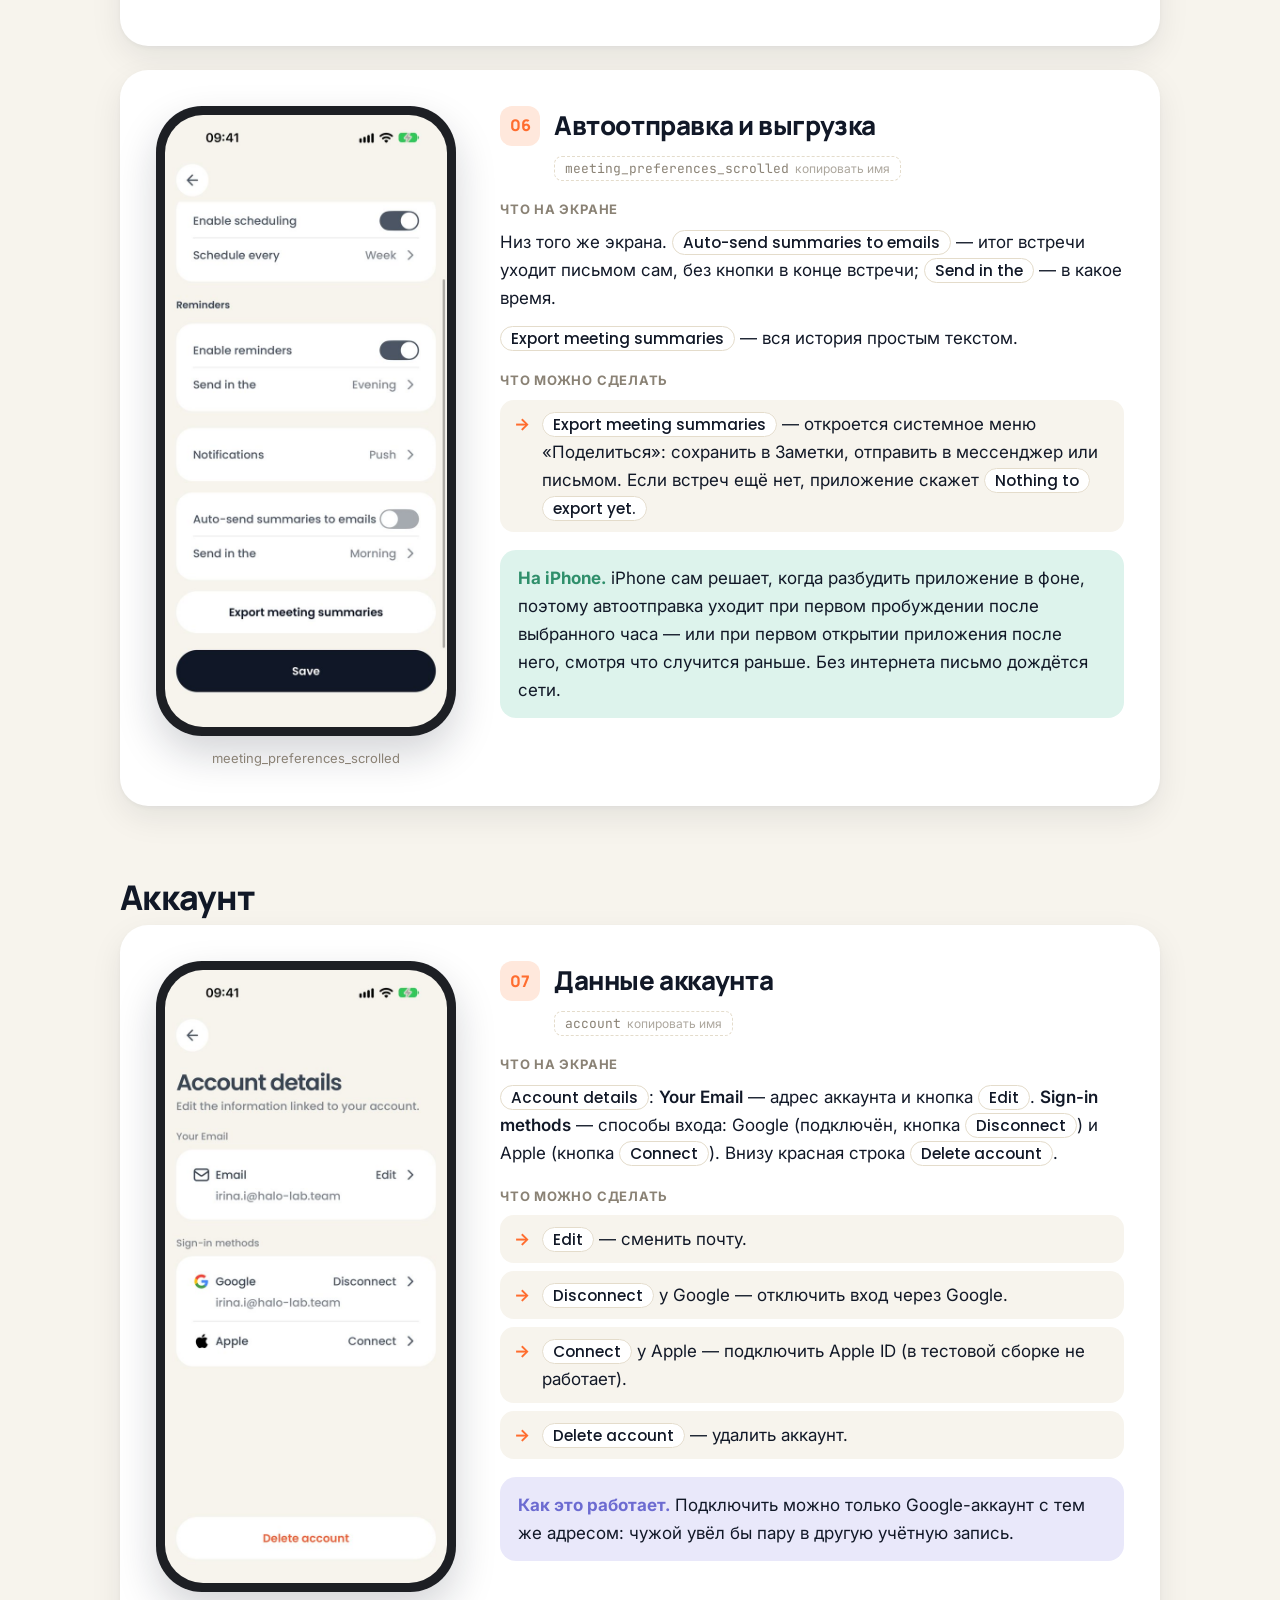
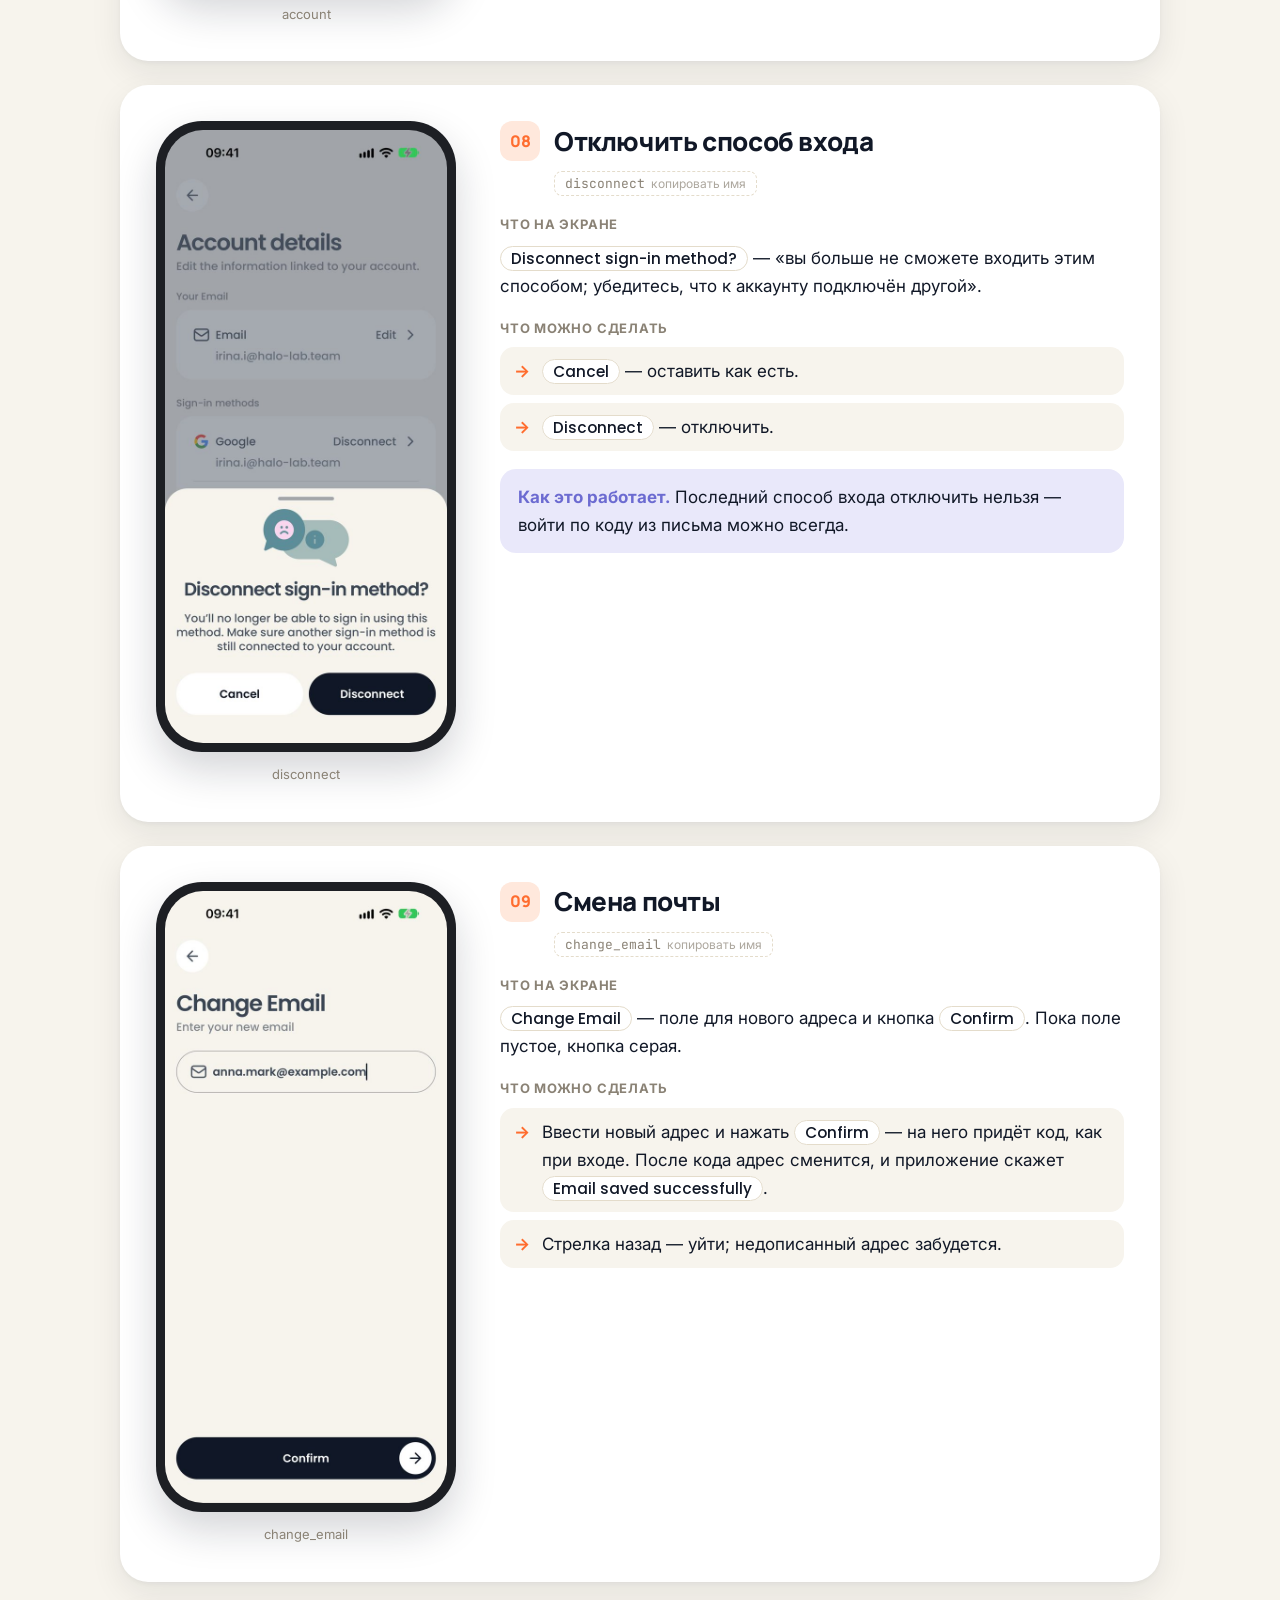
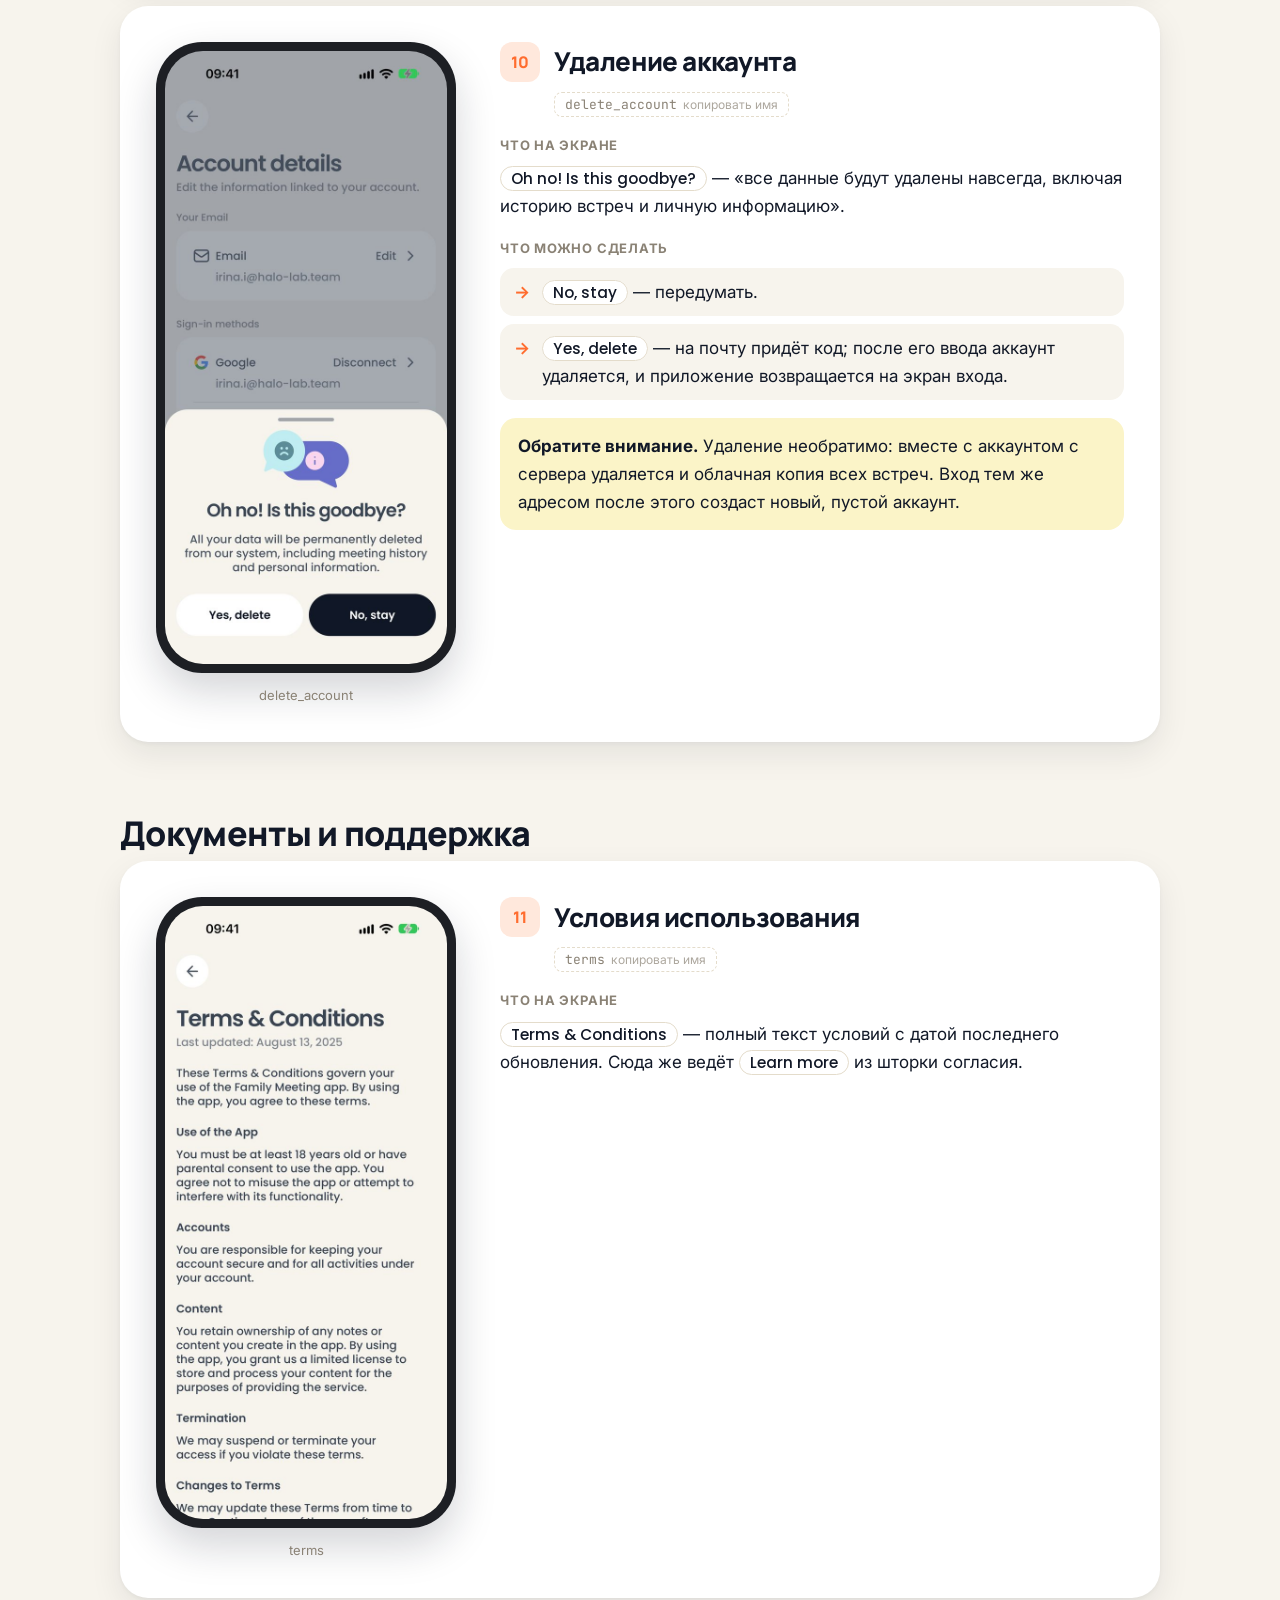
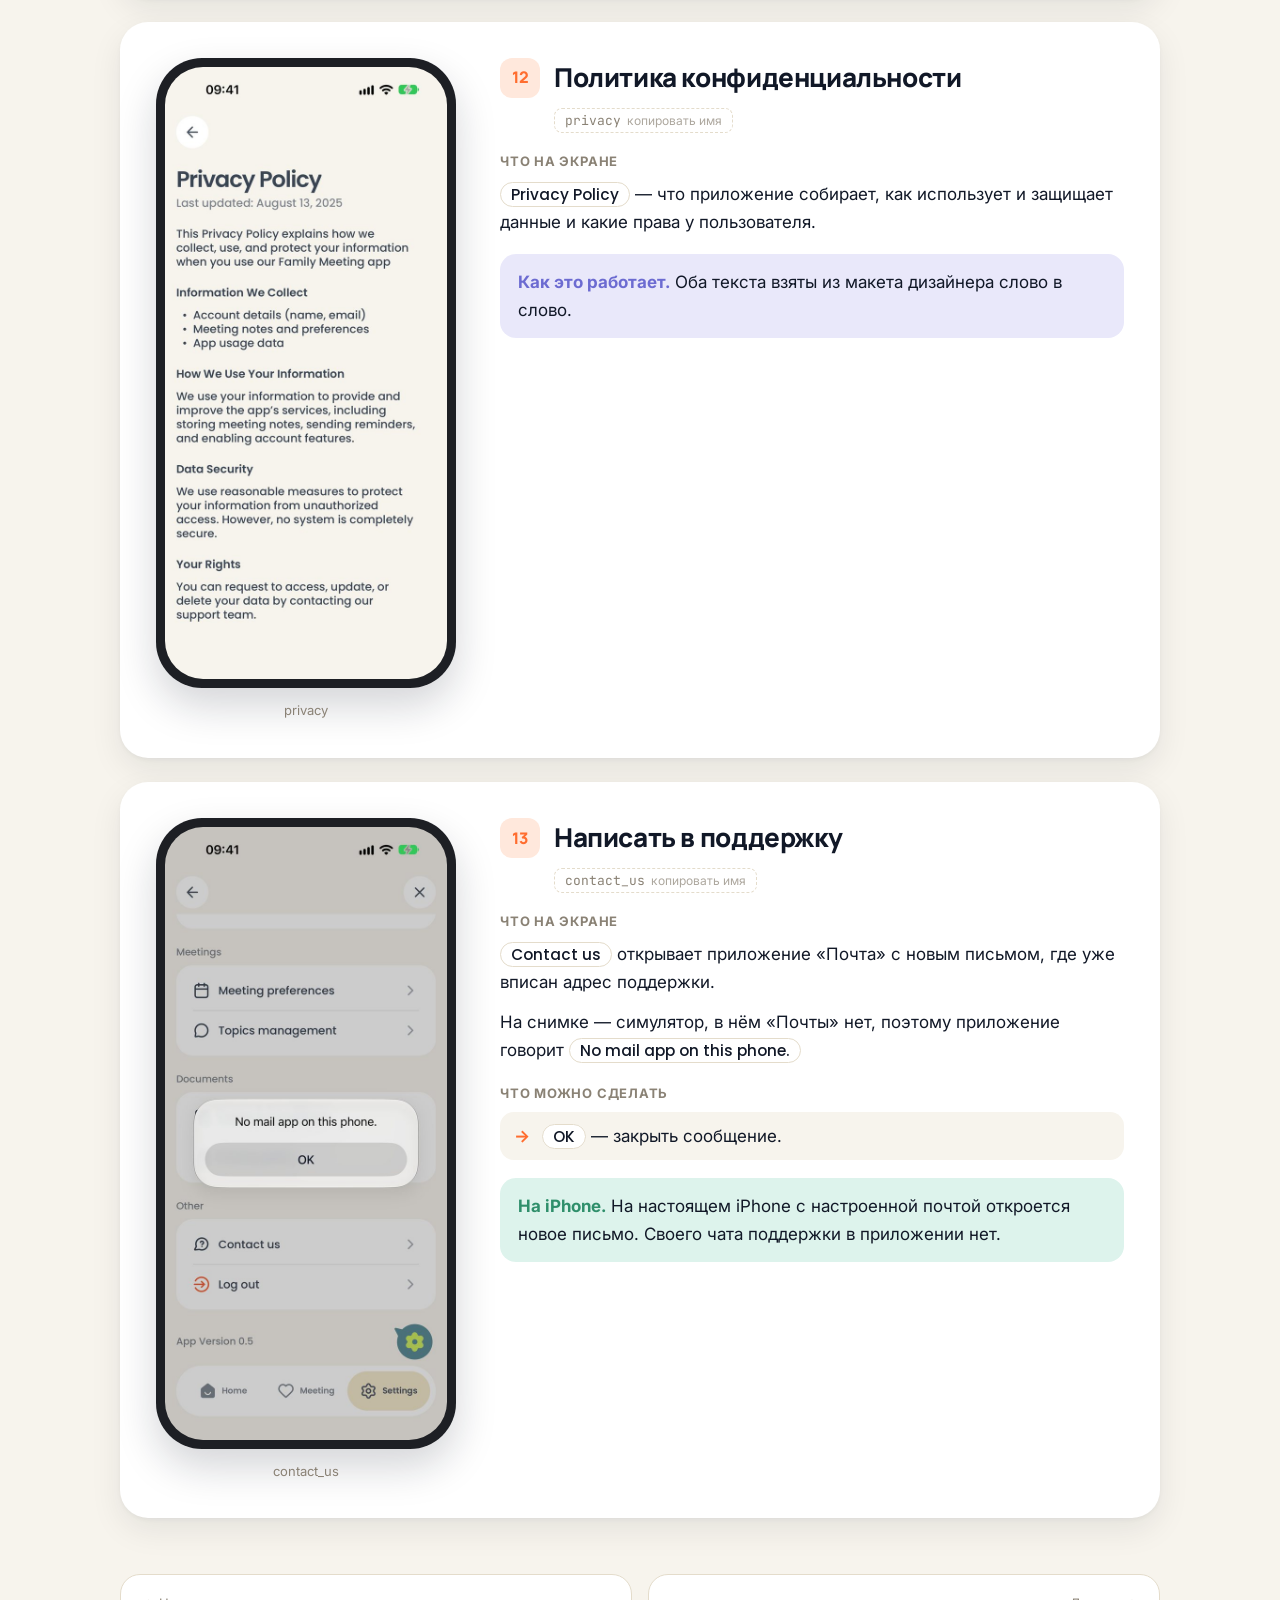
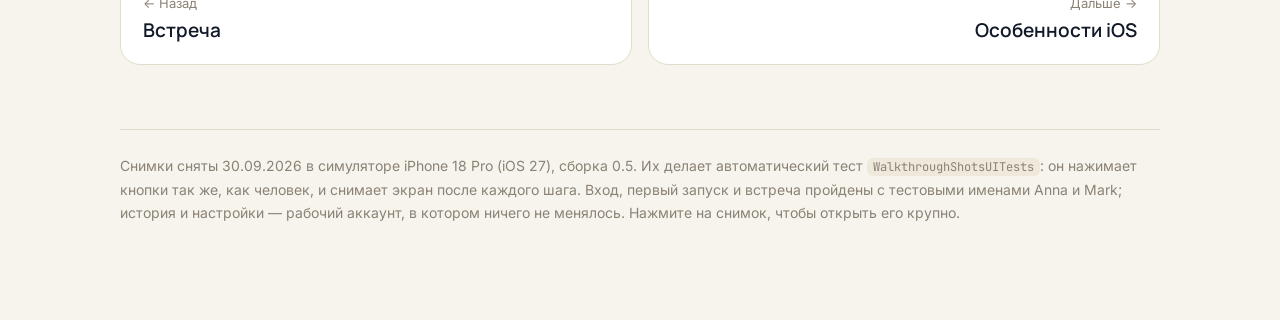
<file: ios/settings.html>
<!doctype html>
<html lang="ru">
<head>
<meta charset="utf-8">
<meta name="viewport" content="width=device-width,initial-scale=1">
<title>Настройки · Familiar для iOS</title>
<link rel="preconnect" href="https://fonts.googleapis.com">
<link rel="preconnect" href="https://fonts.gstatic.com" crossorigin>
<link rel="stylesheet" href="https://fonts.googleapis.com/css2?family=Inter:wght@400;500;600;700&family=Manrope:wght@600;800&family=Poppins:wght@500&family=JetBrains+Mono&display=swap">
<link rel="stylesheet" href="styles.css">
</head>
<body>
<div class="topbar">
  <div class="topbar-inner">
    <a class="brand" href="index.html"><span class="brand-mark">♥</span>Familiar <small>iOS 0.5</small></a>
    <nav class="tabs">
      <a href="index.html">Обзор</a>
      <a href="signin.html">Вход</a>
      <a href="home.html">Главный экран</a>
      <a href="meeting.html">Встреча</a>
      <a href="settings.html" class="here">Настройки</a>
      <a href="ios.html">Особенности iOS</a>
    </nav>
  </div>
</div>
<div class="wrap">

<section class="hero">
  <div class="eyebrow">Раздел 4 · настройки</div>
  <h1>Настройки, напоминания и аккаунт</h1>
  <p class="lede">Всё, что пара может поменять после знакомства: имена, расписание и напоминания, темы, почту и способы входа. Здесь же документы, письмо в поддержку, выход и удаление аккаунта.</p>
  <div class="meta"><span>14 экранов</span><span>Вкладка Settings или значок человека на главном</span></div>
</section>
<nav class="toc"><a href="#menu">Меню</a><a href="#couple">Пара и темы</a><a href="#schedule">Встречи и напоминания</a><a href="#account-section">Аккаунт</a><a href="#docs">Документы и поддержка</a></nav>

<h2 id="menu">Меню</h2>

<article class="step" id="settings">
  <figure class="phone">
    <div class="phone-frame"><img src="img/settings.jpg" alt="Настройки" data-name="settings" loading="lazy"></div>
    <figcaption>settings</figcaption>
  </figure>
  <div class="step-body">
    <div class="step-head"><span class="num">01</span><h3>Настройки</h3></div>
    <button class="copy" data-copy="settings">settings</button>
    <div class="block"><p class="block-title">Что на экране</p><p><span class="ui">Settings</span> — <span class="ui">Personalize your meeting experience</span>. Восемь пунктов в четырёх группах:</p><p><strong>General</strong> — <span class="ui">Account details</span>, <span class="ui">Partners information</span>. <strong>Meetings</strong> — <span class="ui">Meeting preferences</span>, <span class="ui">Topics management</span>. <strong>Documents</strong> — <span class="ui">Terms &amp; Conditions</span>, <span class="ui">Privacy policy</span>. <strong>Other</strong> — <span class="ui">Contact us</span>, <span class="ui">Log out</span>.</p></div>
    <div class="block"><p class="block-title">Что можно сделать</p><ul class="actions"><li><span>Нажать на пункт — открыть его.</span></li><li><span>Стрелка назад или крестик — вернуться туда, откуда открыли настройки.</span></li></ul></div>
    
  </div>
</article>

<article class="step" id="settings_scrolled">
  <figure class="phone">
    <div class="phone-frame"><img src="img/settings_scrolled.jpg" alt="Низ меню" data-name="settings_scrolled" loading="lazy"></div>
    <figcaption>settings_scrolled</figcaption>
  </figure>
  <div class="step-body">
    <div class="step-head"><span class="num">02</span><h3>Низ меню</h3></div>
    <button class="copy" data-copy="settings_scrolled">settings_scrolled</button>
    <div class="block"><p class="block-title">Что на экране</p><p>Внизу — <span class="ui">Contact us</span>, <span class="ui">Log out</span> и номер версии <span class="ui">App Version 0.5</span>. Список уходит под верхнюю и нижнюю панели.</p></div>
    <div class="block"><p class="block-title">Что можно сделать</p><ul class="actions"><li><span><span class="ui">Log out</span> — выйти из аккаунта, приложение вернётся на экран входа.</span></li></ul></div>
    <div class="note"><b>Как это работает.</b> Выход не стирает историю: она остаётся на телефоне. Войдёте тем же адресом — всё на месте. Войдёте другим — телефон очистится и загрузит историю того аккаунта.</div><div class="note ios"><b>Новое в 0.5.</b> Перед выходом приложение успевает отправить в облако всё, что туда ещё не ушло, — чтобы ничего не потерялось, если потом на этом телефоне войдёт кто-то другой.</div>
  </div>
</article>

<h2 id="couple">Пара и темы</h2>

<article class="step" id="partners_edit">
  <figure class="phone">
    <div class="phone-frame"><img src="img/partners_edit.jpg" alt="Имена пары" data-name="partners_edit" loading="lazy"></div>
    <figcaption>partners_edit</figcaption>
  </figure>
  <div class="step-body">
    <div class="step-head"><span class="num">03</span><h3>Имена пары</h3></div>
    <button class="copy" data-copy="partners_edit">partners_edit</button>
    <div class="block"><p class="block-title">Что на экране</p><p><span class="ui">Partners information</span> — те же два поля, что при знакомстве. Кнопка <span class="ui">Save</span> серая, пока ничего не изменено.</p></div>
    <div class="block"><p class="block-title">Что можно сделать</p><ul class="actions"><li><span>Поменять имя и нажать <span class="ui">Save</span> — внизу появится <span class="ui">Name successfully changed</span>, кнопка снова посереет.</span></li><li><span>Стрелка назад — уйти без сохранения.</span></li></ul></div>
    <div class="note"><b>Как это работает.</b> Новые имена видны и в прошлых встречах: имена не «вшиты» в записи архива.</div>
  </div>
</article>

<article class="step" id="meeting_topics">
  <figure class="phone">
    <div class="phone-frame"><img src="img/meeting_topics.jpg" alt="Управление темами" data-name="meeting_topics" loading="lazy"></div>
    <figcaption>meeting_topics</figcaption>
  </figure>
  <div class="step-body">
    <div class="step-head"><span class="num">04</span><h3>Управление темами</h3></div>
    <button class="copy" data-copy="meeting_topics">meeting_topics</button>
    <div class="block"><p class="block-title">Что на экране</p><p><span class="ui">Meeting topics</span> — все четырнадцать тем с описаниями. У каждой переключатель <span class="ui">Included</span>: включена ли тема во встречи. Слева у каждой карточки — ручка из точек.</p></div>
    <div class="block"><p class="block-title">Что можно сделать</p><ul class="actions"><li><span>Переключатель — включить или выключить тему.</span></li><li><span>Потянуть за ручку — поменять порядок тем.</span></li><li><span><span class="ui">Save</span> — сохранить. Если выключить все темы, кнопка посереет: нужна хотя бы одна.</span></li><li><span><span class="ui">Cancel</span> — выйти, ничего не меняя.</span></li></ul></div>
    <div class="note"><b>Как это работает.</b> Это тот же экран, что открывается кнопкой <span class="ui">Edit topics and order</span> перед встречей. Пока есть незаконченная встреча, он не открывается и говорит <span class="ui">Finish your meeting first</span>.</div>
  </div>
</article>

<h2 id="schedule">Встречи и напоминания</h2>
<p class="section-note">То, что приложение делает само: напоминает поговорить и отправляет итог письмом.</p>

<article class="step" id="meeting_preferences">
  <figure class="phone">
    <div class="phone-frame"><img src="img/meeting_preferences.jpg" alt="Настройки встреч" data-name="meeting_preferences" loading="lazy"></div>
    <figcaption>meeting_preferences</figcaption>
  </figure>
  <div class="step-body">
    <div class="step-head"><span class="num">05</span><h3>Настройки встреч</h3></div>
    <button class="copy" data-copy="meeting_preferences">meeting_preferences</button>
    <div class="block"><p class="block-title">Что на экране</p><p><span class="ui">Meeting preferences</span> — три группы:</p><p><strong>Schedule</strong> — включить расписание и выбрать, как часто встречаться: день, неделя, две недели, месяц. <strong>Reminders</strong> — включить напоминания и выбрать время: утро (9:00), полдень (13:00) или вечер (20:00). <strong>Notifications</strong> — как напоминать: Push, Email или и то и другое.</p></div>
    <div class="block"><p class="block-title">Что можно сделать</p><ul class="actions"><li><span>Переключатели — включить или выключить.</span></li><li><span>Строка со стрелкой — открыть шторку с вариантами.</span></li><li><span><span class="ui">Save</span> внизу — сохранить. Настройки применяются по этой кнопке, а не по каждому переключению.</span></li></ul></div>
    <div class="note ios"><b>На iPhone.</b> Напоминания ставит сам iPhone заранее, на несколько встреч вперёд, — сервер для этого не нужен. Они приходят, даже если приложение закрыто.</div><div class="note warn"><b>Обратите внимание.</b> Если уведомления для приложения выключены в настройках iPhone, под напоминаниями появится строка <span class="ui">Notifications are turned off for this app in your phone settings, so reminders will not show up.</span> и кнопка <span class="ui">Open phone settings</span>.</div>
  </div>
</article>

<article class="step" id="meeting_preferences_scrolled">
  <figure class="phone">
    <div class="phone-frame"><img src="img/meeting_preferences_scrolled.jpg" alt="Автоотправка и выгрузка" data-name="meeting_preferences_scrolled" loading="lazy"></div>
    <figcaption>meeting_preferences_scrolled</figcaption>
  </figure>
  <div class="step-body">
    <div class="step-head"><span class="num">06</span><h3>Автоотправка и выгрузка</h3></div>
    <button class="copy" data-copy="meeting_preferences_scrolled">meeting_preferences_scrolled</button>
    <div class="block"><p class="block-title">Что на экране</p><p>Низ того же экрана. <span class="ui">Auto-send summaries to emails</span> — итог встречи уходит письмом сам, без кнопки в конце встречи; <span class="ui">Send in the</span> — в какое время.</p><p><span class="ui">Export meeting summaries</span> — вся история простым текстом.</p></div>
    <div class="block"><p class="block-title">Что можно сделать</p><ul class="actions"><li><span><span class="ui">Export meeting summaries</span> — откроется системное меню «Поделиться»: сохранить в Заметки, отправить в мессенджер или письмом. Если встреч ещё нет, приложение скажет <span class="ui">Nothing to export yet.</span></span></li></ul></div>
    <div class="note ios"><b>На iPhone.</b> iPhone сам решает, когда разбудить приложение в фоне, поэтому автоотправка уходит при первом пробуждении после выбранного часа — или при первом открытии приложения после него, смотря что случится раньше. Без интернета письмо дождётся сети.</div>
  </div>
</article>

<h2 id="account-section">Аккаунт</h2>

<article class="step" id="account">
  <figure class="phone">
    <div class="phone-frame"><img src="img/account.jpg" alt="Данные аккаунта" data-name="account" loading="lazy"></div>
    <figcaption>account</figcaption>
  </figure>
  <div class="step-body">
    <div class="step-head"><span class="num">07</span><h3>Данные аккаунта</h3></div>
    <button class="copy" data-copy="account">account</button>
    <div class="block"><p class="block-title">Что на экране</p><p><span class="ui">Account details</span>: <strong>Your Email</strong> — адрес аккаунта и кнопка <span class="ui">Edit</span>. <strong>Sign-in methods</strong> — способы входа: Google (подключён, кнопка <span class="ui">Disconnect</span>) и Apple (кнопка <span class="ui">Connect</span>). Внизу красная строка <span class="ui">Delete account</span>.</p></div>
    <div class="block"><p class="block-title">Что можно сделать</p><ul class="actions"><li><span><span class="ui">Edit</span> — сменить почту.</span></li><li><span><span class="ui">Disconnect</span> у Google — отключить вход через Google.</span></li><li><span><span class="ui">Connect</span> у Apple — подключить Apple ID (в тестовой сборке не работает).</span></li><li><span><span class="ui">Delete account</span> — удалить аккаунт.</span></li></ul></div>
    <div class="note"><b>Как это работает.</b> Подключить можно только Google-аккаунт с тем же адресом: чужой увёл бы пару в другую учётную запись.</div>
  </div>
</article>

<article class="step" id="disconnect">
  <figure class="phone">
    <div class="phone-frame"><img src="img/disconnect.jpg" alt="Отключить способ входа" data-name="disconnect" loading="lazy"></div>
    <figcaption>disconnect</figcaption>
  </figure>
  <div class="step-body">
    <div class="step-head"><span class="num">08</span><h3>Отключить способ входа</h3></div>
    <button class="copy" data-copy="disconnect">disconnect</button>
    <div class="block"><p class="block-title">Что на экране</p><p><span class="ui">Disconnect sign-in method?</span> — «вы больше не сможете входить этим способом; убедитесь, что к аккаунту подключён другой».</p></div>
    <div class="block"><p class="block-title">Что можно сделать</p><ul class="actions"><li><span><span class="ui">Cancel</span> — оставить как есть.</span></li><li><span><span class="ui">Disconnect</span> — отключить.</span></li></ul></div>
    <div class="note"><b>Как это работает.</b> Последний способ входа отключить нельзя — войти по коду из письма можно всегда.</div>
  </div>
</article>

<article class="step" id="change_email">
  <figure class="phone">
    <div class="phone-frame"><img src="img/change_email_typed.jpg" alt="Смена почты" data-name="change_email" loading="lazy"></div>
    <figcaption>change_email</figcaption>
  </figure>
  <div class="step-body">
    <div class="step-head"><span class="num">09</span><h3>Смена почты</h3></div>
    <button class="copy" data-copy="change_email">change_email</button>
    <div class="block"><p class="block-title">Что на экране</p><p><span class="ui">Change Email</span> — поле для нового адреса и кнопка <span class="ui">Confirm</span>. Пока поле пустое, кнопка серая.</p></div>
    <div class="block"><p class="block-title">Что можно сделать</p><ul class="actions"><li><span>Ввести новый адрес и нажать <span class="ui">Confirm</span> — на него придёт код, как при входе. После кода адрес сменится, и приложение скажет <span class="ui">Email saved successfully</span>.</span></li><li><span>Стрелка назад — уйти; недописанный адрес забудется.</span></li></ul></div>
    
  </div>
</article>

<article class="step" id="delete_account">
  <figure class="phone">
    <div class="phone-frame"><img src="img/delete_account.jpg" alt="Удаление аккаунта" data-name="delete_account" loading="lazy"></div>
    <figcaption>delete_account</figcaption>
  </figure>
  <div class="step-body">
    <div class="step-head"><span class="num">10</span><h3>Удаление аккаунта</h3></div>
    <button class="copy" data-copy="delete_account">delete_account</button>
    <div class="block"><p class="block-title">Что на экране</p><p><span class="ui">Oh no! Is this goodbye?</span> — «все данные будут удалены навсегда, включая историю встреч и личную информацию».</p></div>
    <div class="block"><p class="block-title">Что можно сделать</p><ul class="actions"><li><span><span class="ui">No, stay</span> — передумать.</span></li><li><span><span class="ui">Yes, delete</span> — на почту придёт код; после его ввода аккаунт удаляется, и приложение возвращается на экран входа.</span></li></ul></div>
    <div class="note warn"><b>Обратите внимание.</b> Удаление необратимо: вместе с аккаунтом с сервера удаляется и облачная копия всех встреч. Вход тем же адресом после этого создаст новый, пустой аккаунт.</div>
  </div>
</article>

<h2 id="docs">Документы и поддержка</h2>

<article class="step" id="terms">
  <figure class="phone">
    <div class="phone-frame"><img src="img/terms.jpg" alt="Условия использования" data-name="terms" loading="lazy"></div>
    <figcaption>terms</figcaption>
  </figure>
  <div class="step-body">
    <div class="step-head"><span class="num">11</span><h3>Условия использования</h3></div>
    <button class="copy" data-copy="terms">terms</button>
    <div class="block"><p class="block-title">Что на экране</p><p><span class="ui">Terms &amp; Conditions</span> — полный текст условий с датой последнего обновления. Сюда же ведёт <span class="ui">Learn more</span> из шторки согласия.</p></div>
    
    
  </div>
</article>

<article class="step" id="privacy">
  <figure class="phone">
    <div class="phone-frame"><img src="img/privacy.jpg" alt="Политика конфиденциальности" data-name="privacy" loading="lazy"></div>
    <figcaption>privacy</figcaption>
  </figure>
  <div class="step-body">
    <div class="step-head"><span class="num">12</span><h3>Политика конфиденциальности</h3></div>
    <button class="copy" data-copy="privacy">privacy</button>
    <div class="block"><p class="block-title">Что на экране</p><p><span class="ui">Privacy Policy</span> — что приложение собирает, как использует и защищает данные и какие права у пользователя.</p></div>
    
    <div class="note"><b>Как это работает.</b> Оба текста взяты из макета дизайнера слово в слово.</div>
  </div>
</article>

<article class="step" id="contact_us">
  <figure class="phone">
    <div class="phone-frame"><img src="img/contact_us.jpg" alt="Написать в поддержку" data-name="contact_us" loading="lazy"></div>
    <figcaption>contact_us</figcaption>
  </figure>
  <div class="step-body">
    <div class="step-head"><span class="num">13</span><h3>Написать в поддержку</h3></div>
    <button class="copy" data-copy="contact_us">contact_us</button>
    <div class="block"><p class="block-title">Что на экране</p><p><span class="ui">Contact us</span> открывает приложение «Почта» с новым письмом, где уже вписан адрес поддержки.</p><p>На снимке — симулятор, в нём «Почты» нет, поэтому приложение говорит <span class="ui">No mail app on this phone.</span></p></div>
    <div class="block"><p class="block-title">Что можно сделать</p><ul class="actions"><li><span><span class="ui">OK</span> — закрыть сообщение.</span></li></ul></div>
    <div class="note ios"><b>На iPhone.</b> На настоящем iPhone с настроенной почтой откроется новое письмо. Своего чата поддержки в приложении нет.</div>
  </div>
</article>

<div class="pager">
  <a href="meeting.html"><small>← Назад</small><strong>Встреча</strong></a>
  <a class="next" href="ios.html"><small>Дальше →</small><strong>Особенности iOS</strong></a>
</div>

<footer>
  Снимки сняты 30.09.2026 в симуляторе iPhone 18 Pro (iOS 27), сборка 0.5. Их делает автоматический тест
  <code>WalkthroughShotsUITests</code>: он нажимает кнопки так же, как человек, и снимает экран после каждого шага.
  Вход, первый запуск и встреча пройдены с тестовыми именами Anna и Mark; история и настройки — рабочий аккаунт, в котором
  ничего не менялось. Нажмите на снимок, чтобы открыть его крупно.
</footer>
</div>
<script src="app.js"></script>
</body>
</html>
</file>
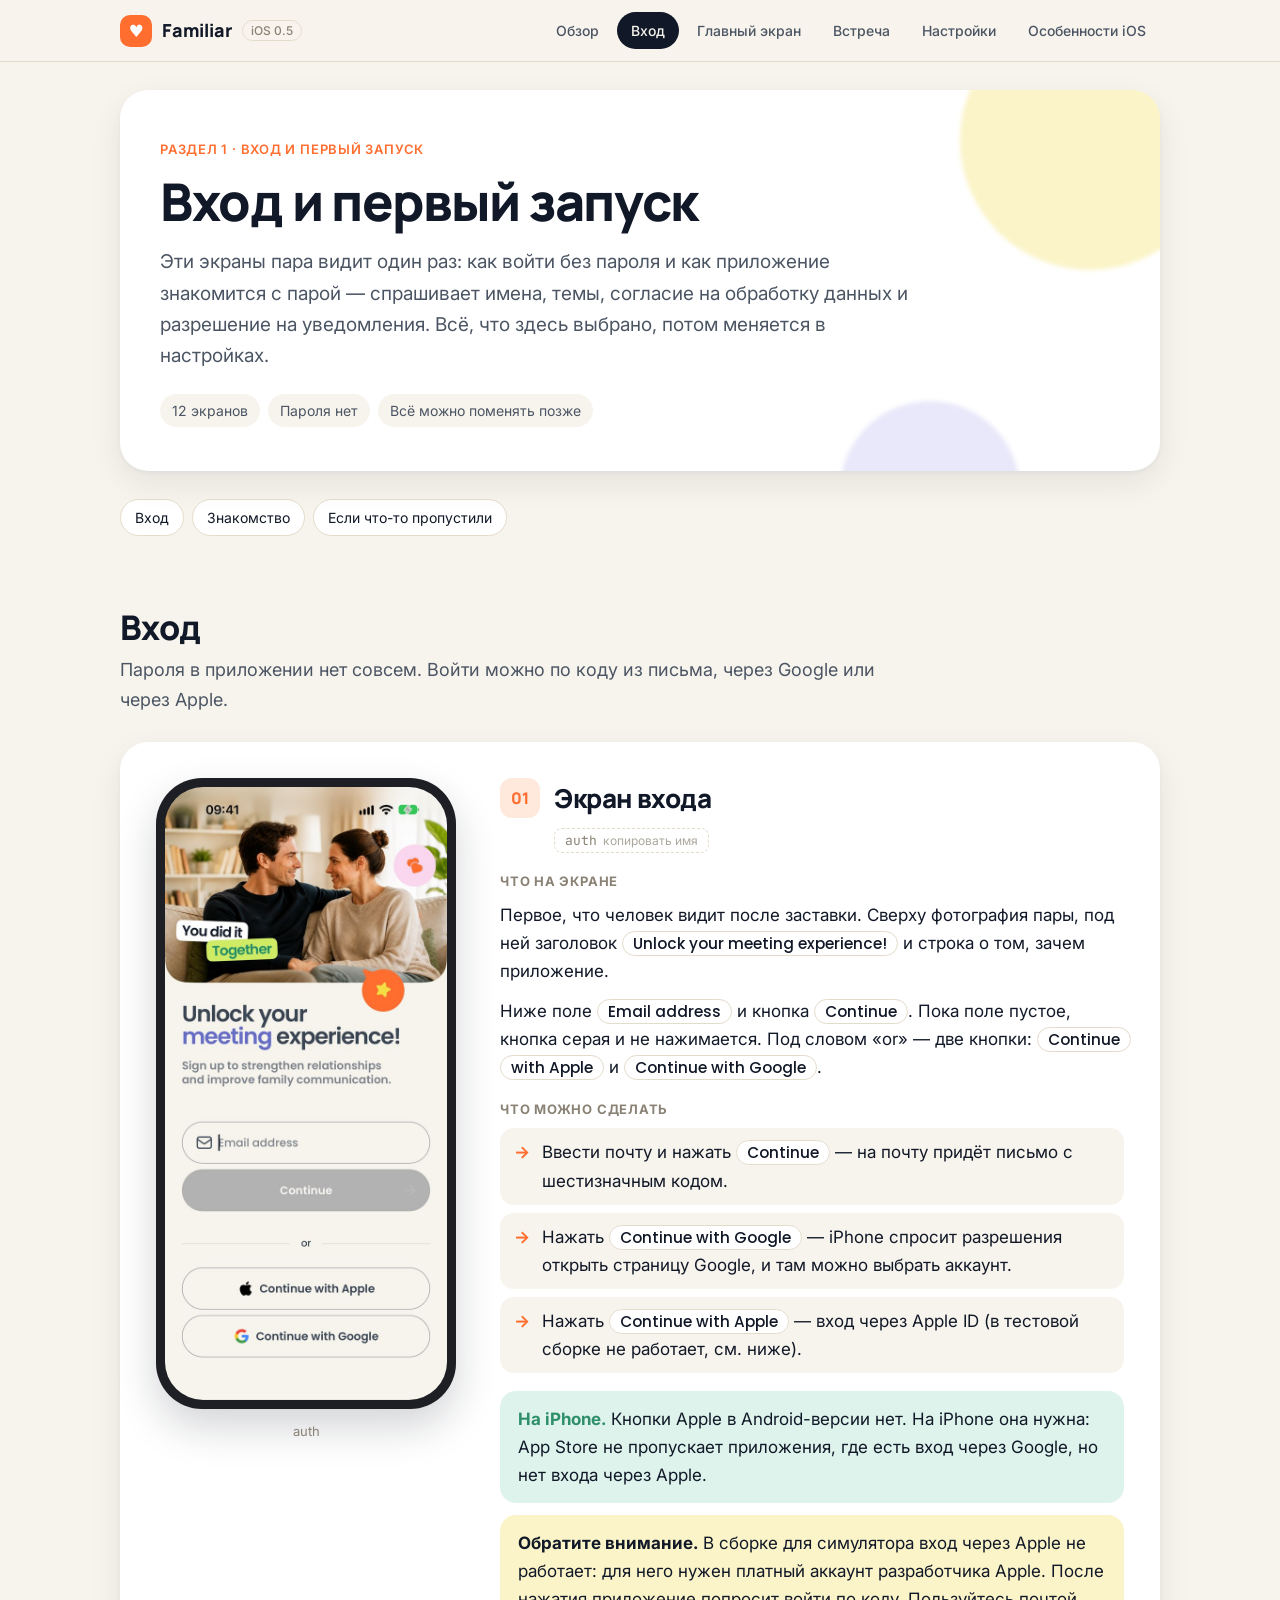
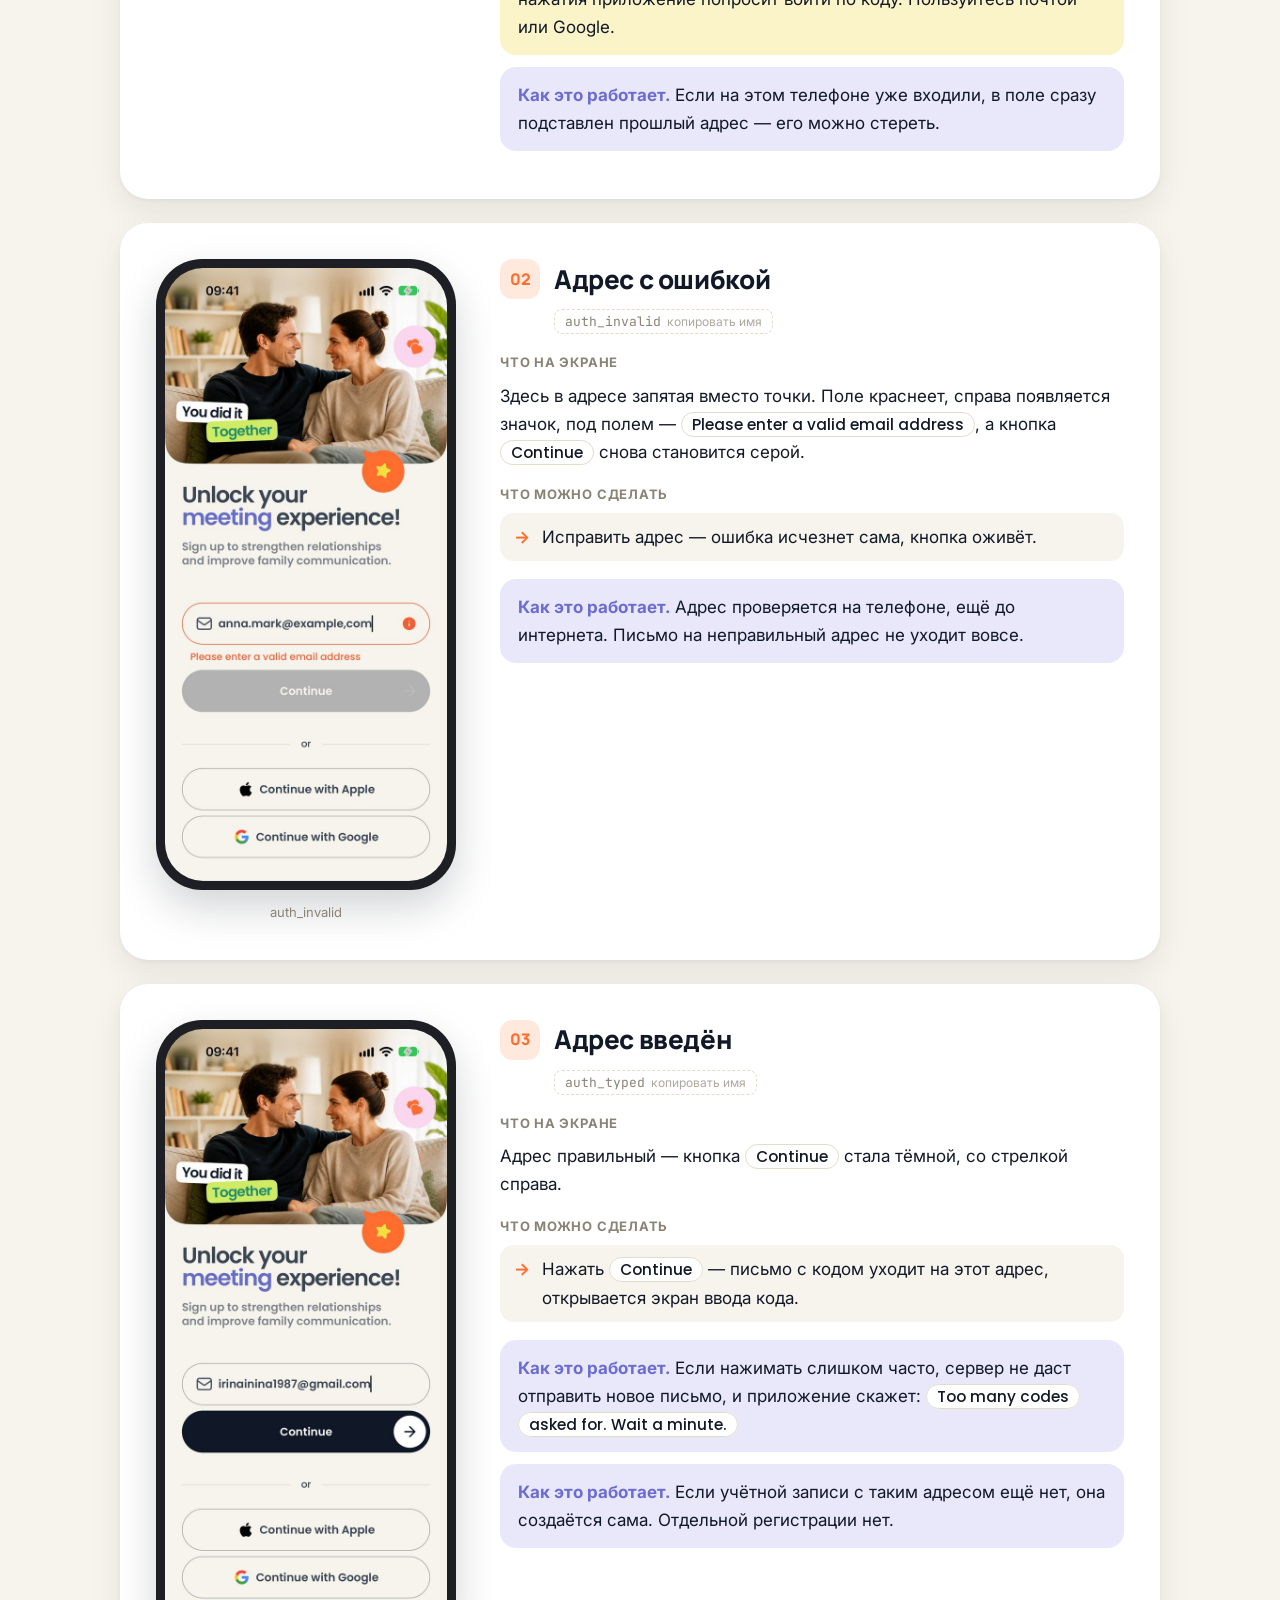
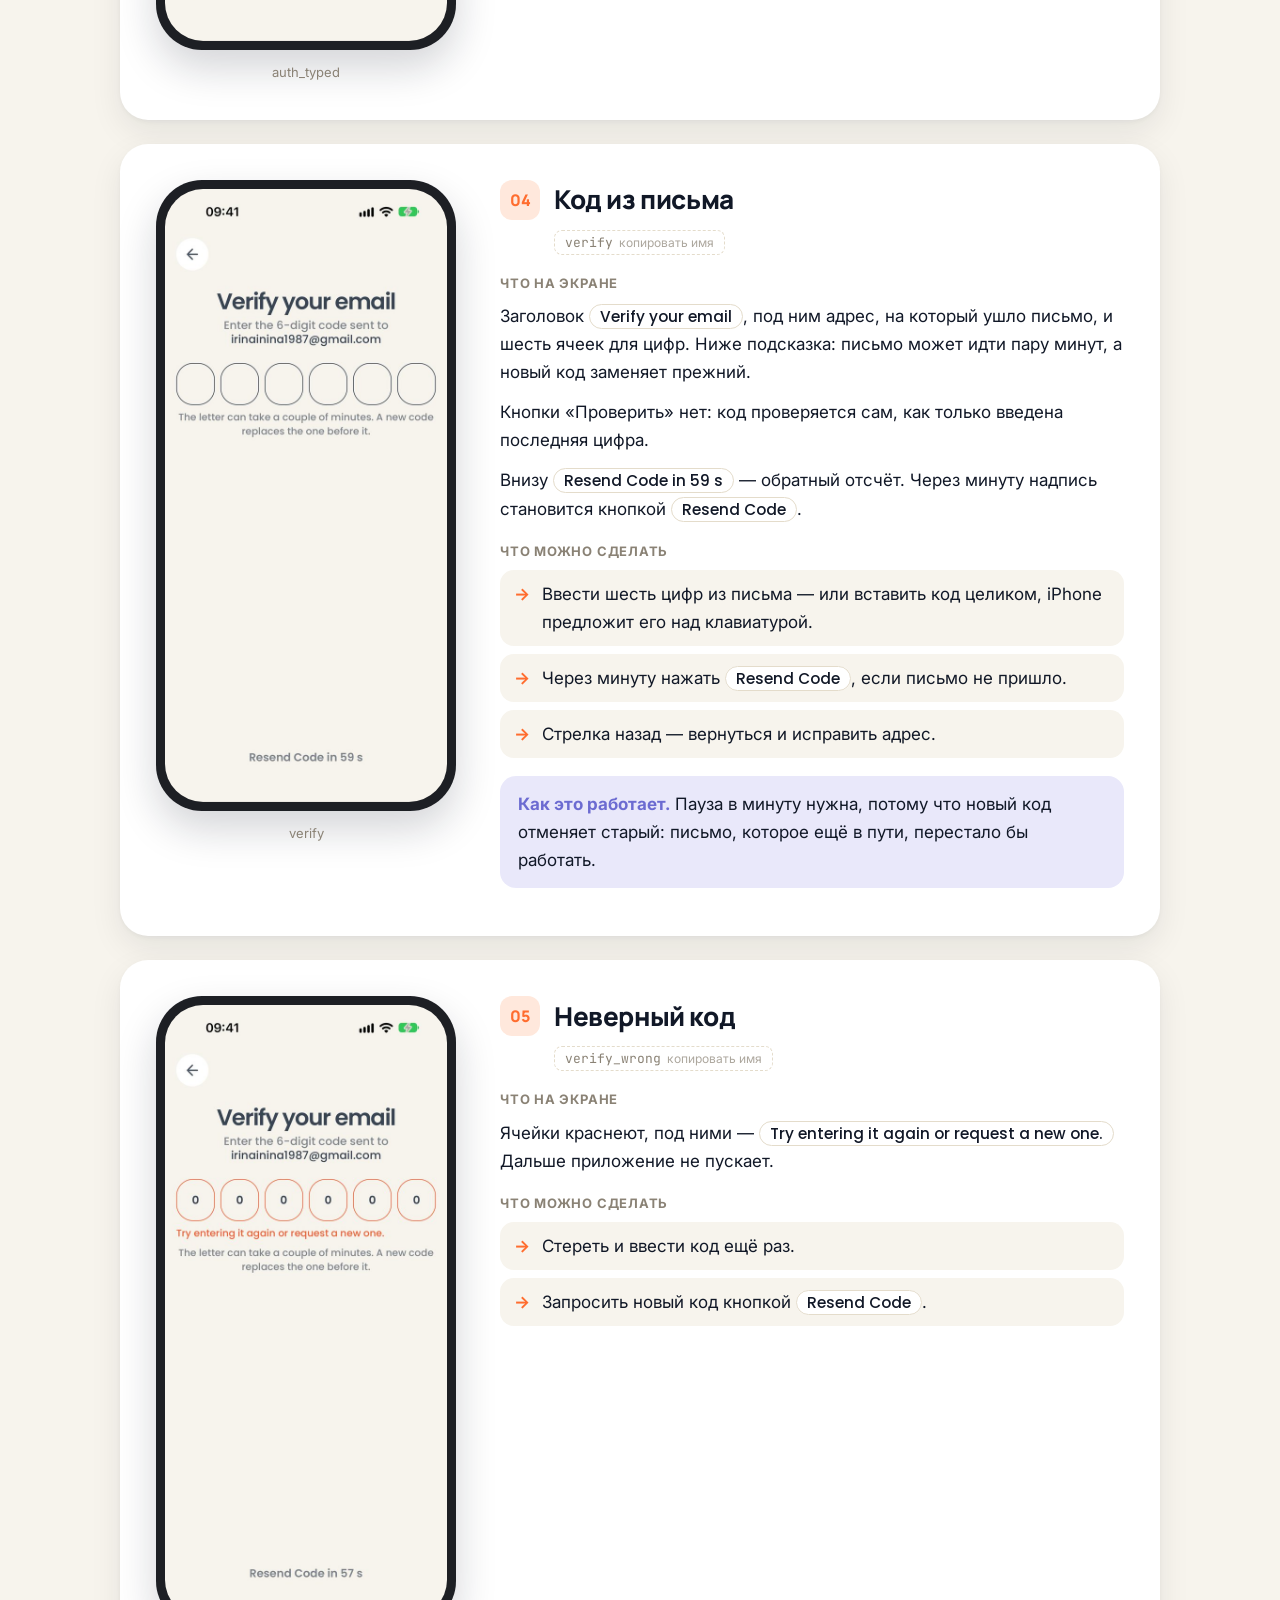
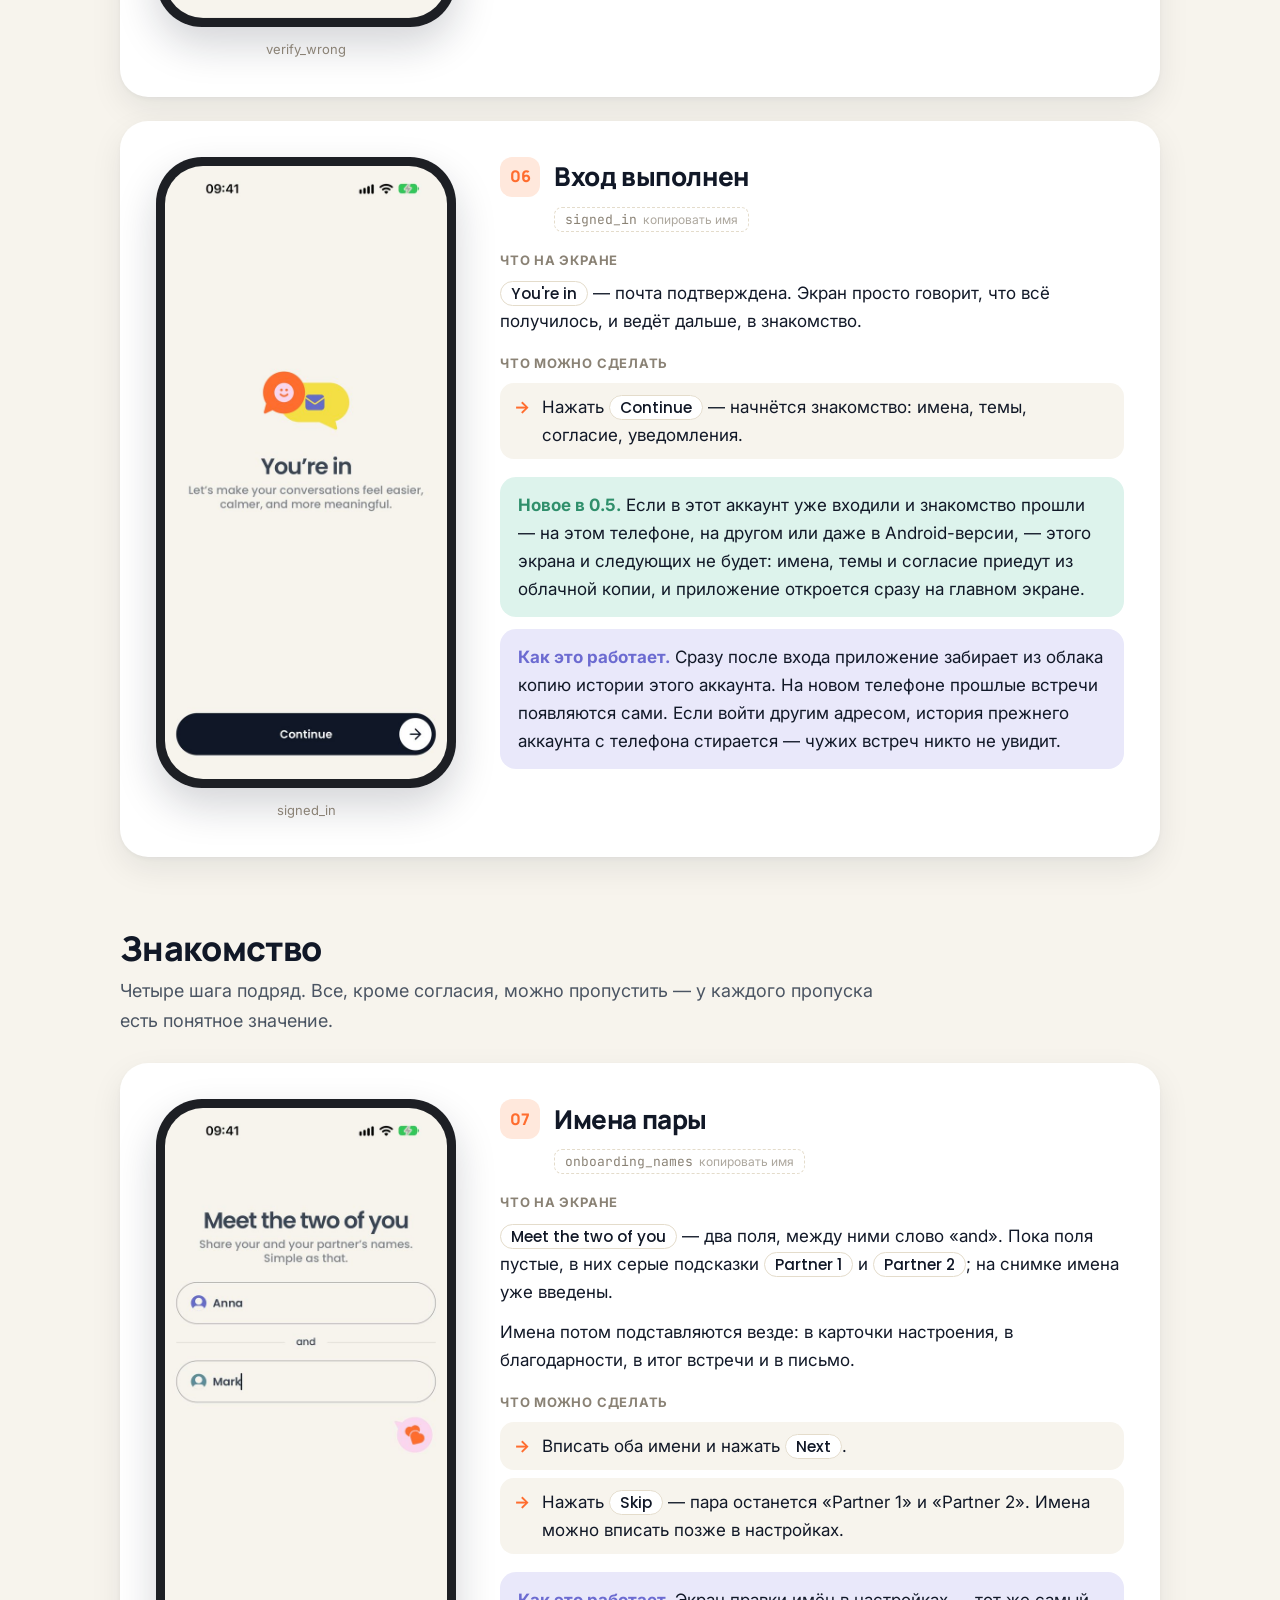
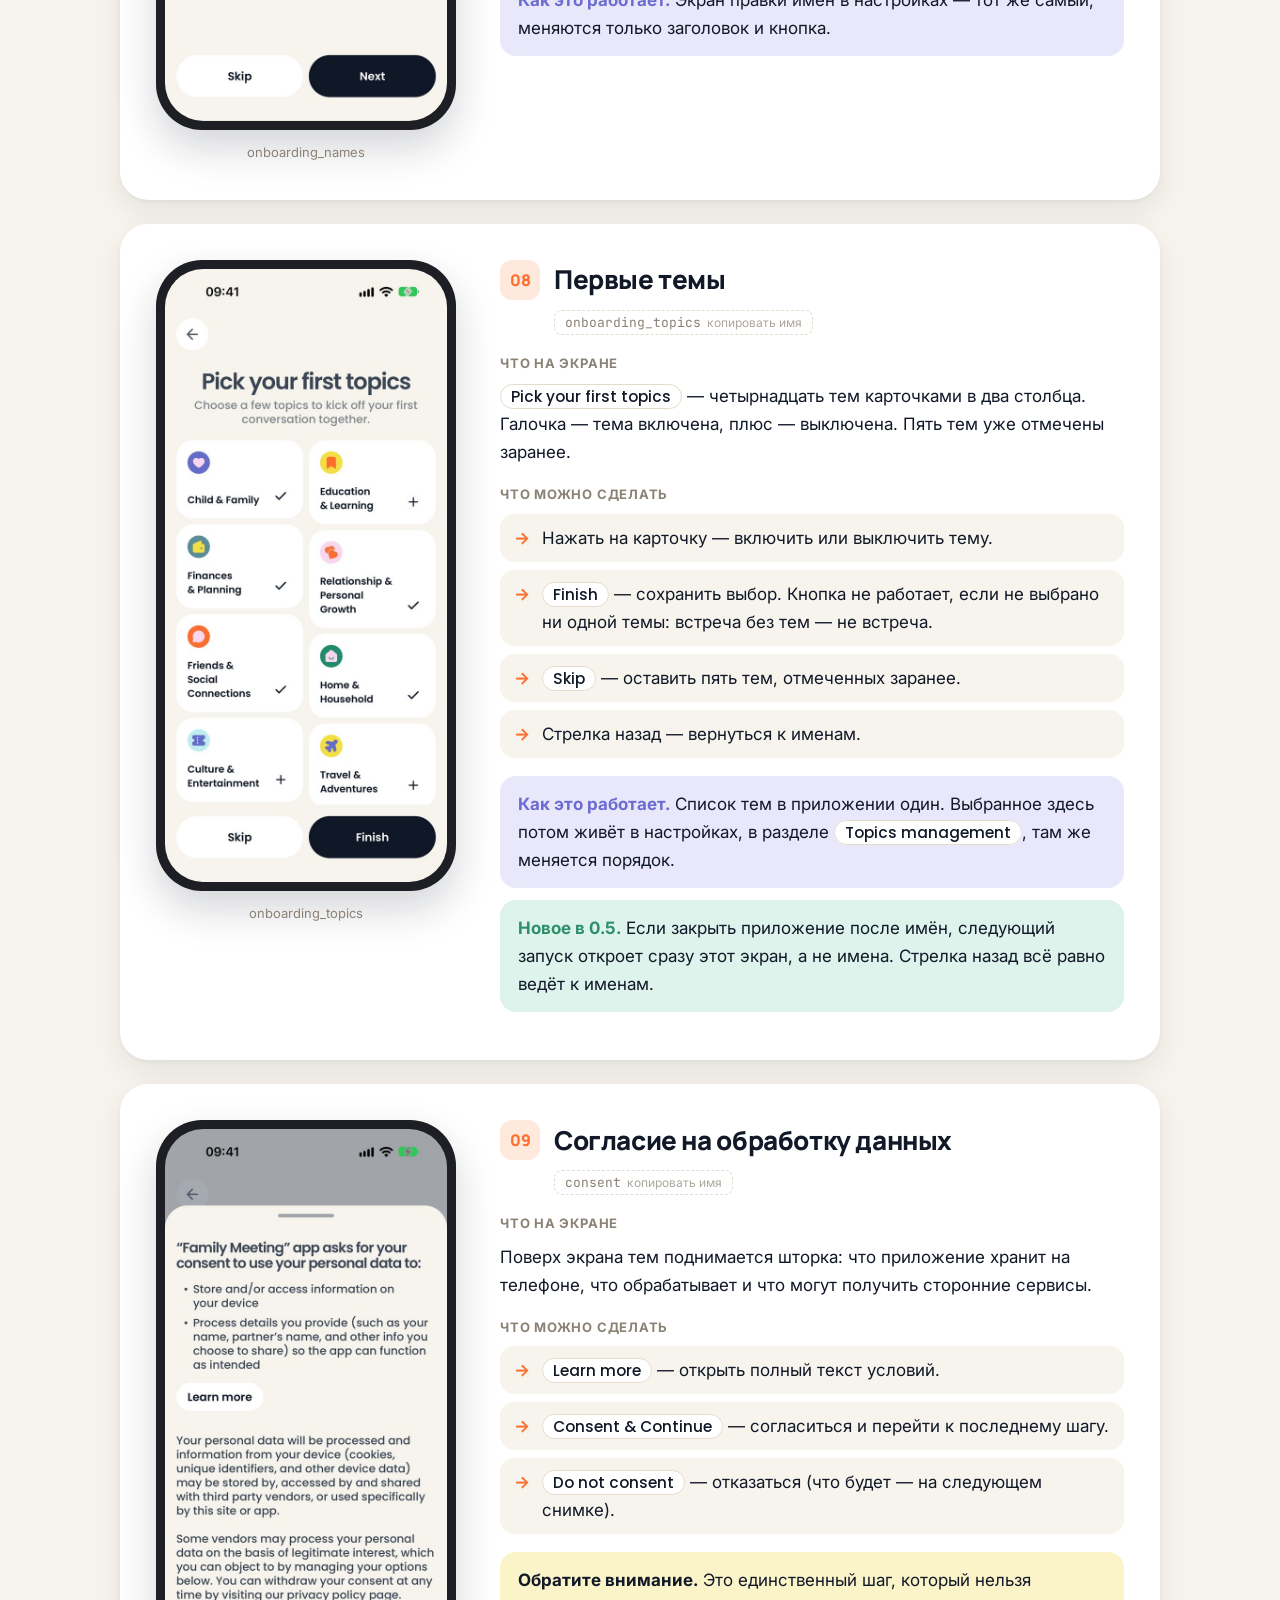
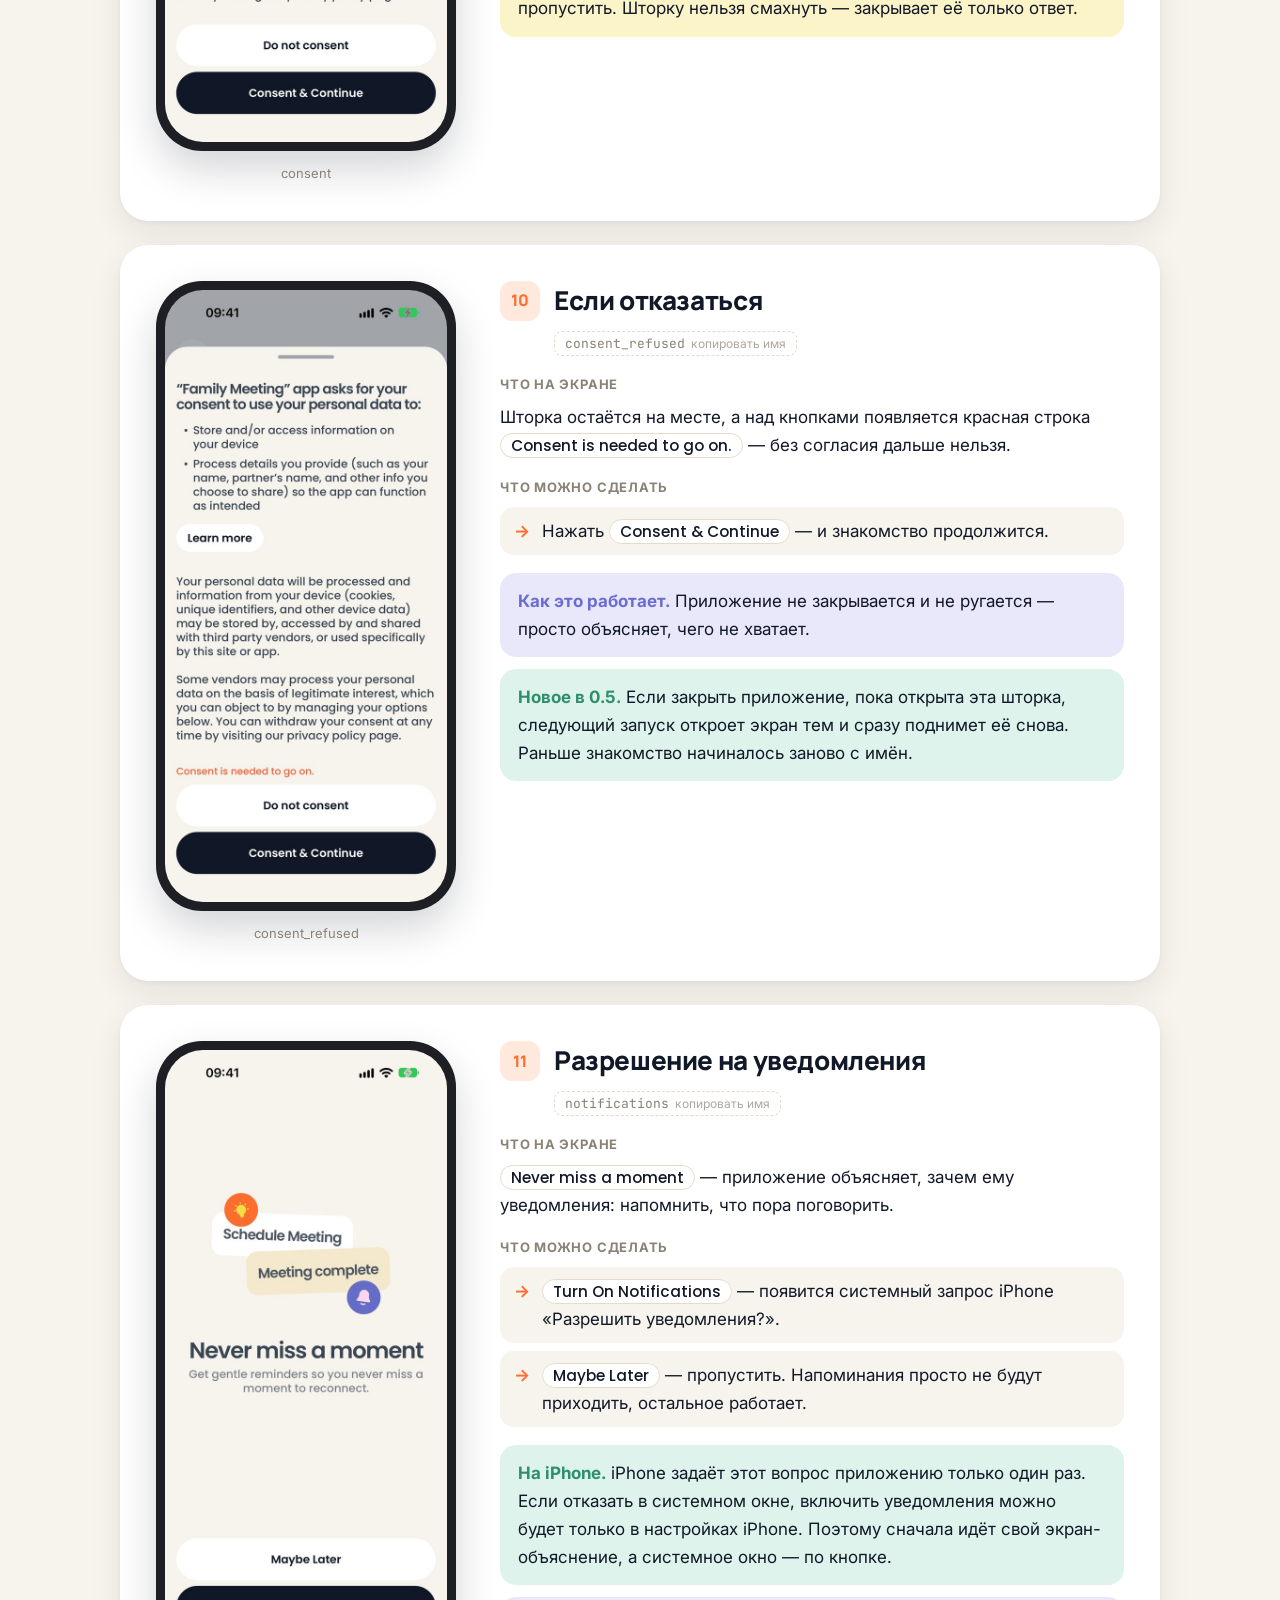
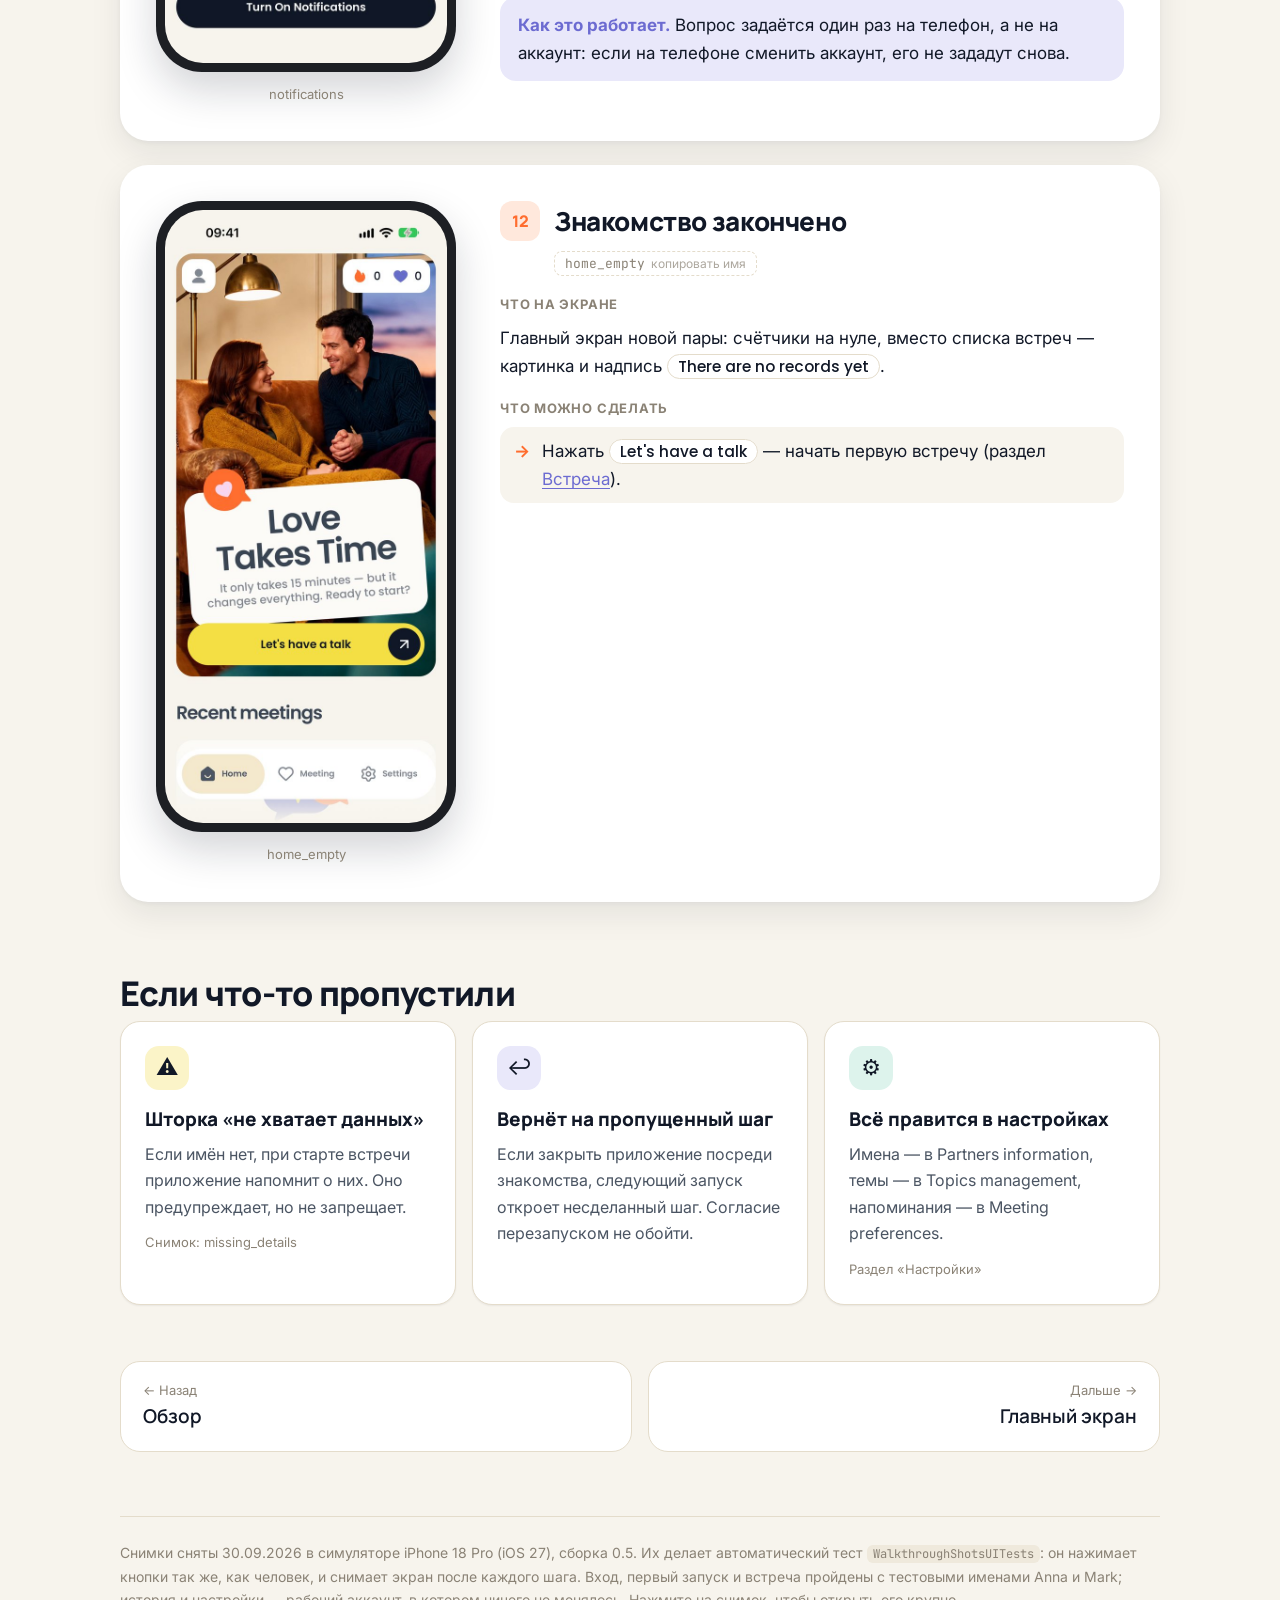
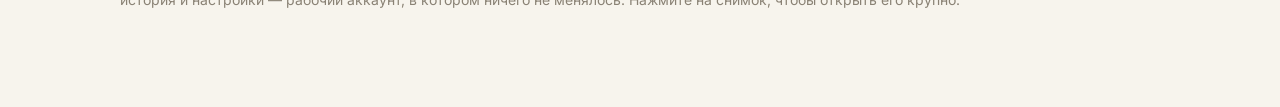
<file: ios/signin.html>
<!doctype html>
<html lang="ru">
<head>
<meta charset="utf-8">
<meta name="viewport" content="width=device-width,initial-scale=1">
<title>Вход и первый запуск · Familiar для iOS</title>
<link rel="preconnect" href="https://fonts.googleapis.com">
<link rel="preconnect" href="https://fonts.gstatic.com" crossorigin>
<link rel="stylesheet" href="https://fonts.googleapis.com/css2?family=Inter:wght@400;500;600;700&family=Manrope:wght@600;800&family=Poppins:wght@500&family=JetBrains+Mono&display=swap">
<link rel="stylesheet" href="styles.css">
</head>
<body>
<div class="topbar">
  <div class="topbar-inner">
    <a class="brand" href="index.html"><span class="brand-mark">♥</span>Familiar <small>iOS 0.5</small></a>
    <nav class="tabs">
      <a href="index.html">Обзор</a>
      <a href="signin.html" class="here">Вход</a>
      <a href="home.html">Главный экран</a>
      <a href="meeting.html">Встреча</a>
      <a href="settings.html">Настройки</a>
      <a href="ios.html">Особенности iOS</a>
    </nav>
  </div>
</div>
<div class="wrap">

<section class="hero">
  <div class="eyebrow">Раздел 1 · вход и первый запуск</div>
  <h1>Вход и первый запуск</h1>
  <p class="lede">Эти экраны пара видит один раз: как войти без пароля и как приложение знакомится с парой — спрашивает имена, темы, согласие на обработку данных и разрешение на уведомления. Всё, что здесь выбрано, потом меняется в настройках.</p>
  <div class="meta"><span>12 экранов</span><span>Пароля нет</span><span>Всё можно поменять позже</span></div>
</section>
<nav class="toc"><a href="#sign-in">Вход</a><a href="#onboarding">Знакомство</a><a href="#after">Если что-то пропустили</a></nav>

<h2 id="sign-in">Вход</h2>
<p class="section-note">Пароля в приложении нет совсем. Войти можно по коду из письма, через Google или через Apple.</p>

<article class="step" id="auth">
  <figure class="phone">
    <div class="phone-frame"><img src="img/auth.jpg" alt="Экран входа" data-name="auth" loading="lazy"></div>
    <figcaption>auth</figcaption>
  </figure>
  <div class="step-body">
    <div class="step-head"><span class="num">01</span><h3>Экран входа</h3></div>
    <button class="copy" data-copy="auth">auth</button>
    <div class="block"><p class="block-title">Что на экране</p><p>Первое, что человек видит после заставки. Сверху фотография пары, под ней заголовок <span class="ui">Unlock your meeting experience!</span> и строка о том, зачем приложение.</p><p>Ниже поле <span class="ui">Email address</span> и кнопка <span class="ui">Continue</span>. Пока поле пустое, кнопка серая и не нажимается. Под словом «or» — две кнопки: <span class="ui">Continue with Apple</span> и <span class="ui">Continue with Google</span>.</p></div>
    <div class="block"><p class="block-title">Что можно сделать</p><ul class="actions"><li><span>Ввести почту и нажать <span class="ui">Continue</span> — на почту придёт письмо с шестизначным кодом.</span></li><li><span>Нажать <span class="ui">Continue with Google</span> — iPhone спросит разрешения открыть страницу Google, и там можно выбрать аккаунт.</span></li><li><span>Нажать <span class="ui">Continue with Apple</span> — вход через Apple ID (в тестовой сборке не работает, см. ниже).</span></li></ul></div>
    <div class="note ios"><b>На iPhone.</b> Кнопки Apple в Android-версии нет. На iPhone она нужна: App Store не пропускает приложения, где есть вход через Google, но нет входа через Apple.</div><div class="note warn"><b>Обратите внимание.</b> В сборке для симулятора вход через Apple не работает: для него нужен платный аккаунт разработчика Apple. После нажатия приложение попросит войти по коду. Пользуйтесь почтой или Google.</div><div class="note"><b>Как это работает.</b> Если на этом телефоне уже входили, в поле сразу подставлен прошлый адрес — его можно стереть.</div>
  </div>
</article>

<article class="step" id="auth_invalid">
  <figure class="phone">
    <div class="phone-frame"><img src="img/auth_invalid.jpg" alt="Адрес с ошибкой" data-name="auth_invalid" loading="lazy"></div>
    <figcaption>auth_invalid</figcaption>
  </figure>
  <div class="step-body">
    <div class="step-head"><span class="num">02</span><h3>Адрес с ошибкой</h3></div>
    <button class="copy" data-copy="auth_invalid">auth_invalid</button>
    <div class="block"><p class="block-title">Что на экране</p><p>Здесь в адресе запятая вместо точки. Поле краснеет, справа появляется значок, под полем — <span class="ui">Please enter a valid email address</span>, а кнопка <span class="ui">Continue</span> снова становится серой.</p></div>
    <div class="block"><p class="block-title">Что можно сделать</p><ul class="actions"><li><span>Исправить адрес — ошибка исчезнет сама, кнопка оживёт.</span></li></ul></div>
    <div class="note"><b>Как это работает.</b> Адрес проверяется на телефоне, ещё до интернета. Письмо на неправильный адрес не уходит вовсе.</div>
  </div>
</article>

<article class="step" id="auth_typed">
  <figure class="phone">
    <div class="phone-frame"><img src="img/auth_typed.jpg" alt="Адрес введён" data-name="auth_typed" loading="lazy"></div>
    <figcaption>auth_typed</figcaption>
  </figure>
  <div class="step-body">
    <div class="step-head"><span class="num">03</span><h3>Адрес введён</h3></div>
    <button class="copy" data-copy="auth_typed">auth_typed</button>
    <div class="block"><p class="block-title">Что на экране</p><p>Адрес правильный — кнопка <span class="ui">Continue</span> стала тёмной, со стрелкой справа.</p></div>
    <div class="block"><p class="block-title">Что можно сделать</p><ul class="actions"><li><span>Нажать <span class="ui">Continue</span> — письмо с кодом уходит на этот адрес, открывается экран ввода кода.</span></li></ul></div>
    <div class="note"><b>Как это работает.</b> Если нажимать слишком часто, сервер не даст отправить новое письмо, и приложение скажет: <span class="ui">Too many codes asked for. Wait a minute.</span></div><div class="note"><b>Как это работает.</b> Если учётной записи с таким адресом ещё нет, она создаётся сама. Отдельной регистрации нет.</div>
  </div>
</article>

<article class="step" id="verify">
  <figure class="phone">
    <div class="phone-frame"><img src="img/verify.jpg" alt="Код из письма" data-name="verify" loading="lazy"></div>
    <figcaption>verify</figcaption>
  </figure>
  <div class="step-body">
    <div class="step-head"><span class="num">04</span><h3>Код из письма</h3></div>
    <button class="copy" data-copy="verify">verify</button>
    <div class="block"><p class="block-title">Что на экране</p><p>Заголовок <span class="ui">Verify your email</span>, под ним адрес, на который ушло письмо, и шесть ячеек для цифр. Ниже подсказка: письмо может идти пару минут, а новый код заменяет прежний.</p><p>Кнопки «Проверить» нет: код проверяется сам, как только введена последняя цифра.</p><p>Внизу <span class="ui">Resend Code in 59 s</span> — обратный отсчёт. Через минуту надпись становится кнопкой <span class="ui">Resend Code</span>.</p></div>
    <div class="block"><p class="block-title">Что можно сделать</p><ul class="actions"><li><span>Ввести шесть цифр из письма — или вставить код целиком, iPhone предложит его над клавиатурой.</span></li><li><span>Через минуту нажать <span class="ui">Resend Code</span>, если письмо не пришло.</span></li><li><span>Стрелка назад — вернуться и исправить адрес.</span></li></ul></div>
    <div class="note"><b>Как это работает.</b> Пауза в минуту нужна, потому что новый код отменяет старый: письмо, которое ещё в пути, перестало бы работать.</div>
  </div>
</article>

<article class="step" id="verify_wrong">
  <figure class="phone">
    <div class="phone-frame"><img src="img/verify_wrong.jpg" alt="Неверный код" data-name="verify_wrong" loading="lazy"></div>
    <figcaption>verify_wrong</figcaption>
  </figure>
  <div class="step-body">
    <div class="step-head"><span class="num">05</span><h3>Неверный код</h3></div>
    <button class="copy" data-copy="verify_wrong">verify_wrong</button>
    <div class="block"><p class="block-title">Что на экране</p><p>Ячейки краснеют, под ними — <span class="ui">Try entering it again or request a new one.</span> Дальше приложение не пускает.</p></div>
    <div class="block"><p class="block-title">Что можно сделать</p><ul class="actions"><li><span>Стереть и ввести код ещё раз.</span></li><li><span>Запросить новый код кнопкой <span class="ui">Resend Code</span>.</span></li></ul></div>
    
  </div>
</article>

<article class="step" id="signed_in">
  <figure class="phone">
    <div class="phone-frame"><img src="img/signed_in.jpg" alt="Вход выполнен" data-name="signed_in" loading="lazy"></div>
    <figcaption>signed_in</figcaption>
  </figure>
  <div class="step-body">
    <div class="step-head"><span class="num">06</span><h3>Вход выполнен</h3></div>
    <button class="copy" data-copy="signed_in">signed_in</button>
    <div class="block"><p class="block-title">Что на экране</p><p><span class="ui">You're in</span> — почта подтверждена. Экран просто говорит, что всё получилось, и ведёт дальше, в знакомство.</p></div>
    <div class="block"><p class="block-title">Что можно сделать</p><ul class="actions"><li><span>Нажать <span class="ui">Continue</span> — начнётся знакомство: имена, темы, согласие, уведомления.</span></li></ul></div>
    <div class="note ios"><b>Новое в 0.5.</b> Если в этот аккаунт уже входили и знакомство прошли — на этом телефоне, на другом или даже в Android-версии, — этого экрана и следующих не будет: имена, темы и согласие приедут из облачной копии, и приложение откроется сразу на главном экране.</div><div class="note"><b>Как это работает.</b> Сразу после входа приложение забирает из облака копию истории этого аккаунта. На новом телефоне прошлые встречи появляются сами. Если войти другим адресом, история прежнего аккаунта с телефона стирается — чужих встреч никто не увидит.</div>
  </div>
</article>

<h2 id="onboarding">Знакомство</h2>
<p class="section-note">Четыре шага подряд. Все, кроме согласия, можно пропустить — у каждого пропуска есть понятное значение.</p>

<article class="step" id="onboarding_names">
  <figure class="phone">
    <div class="phone-frame"><img src="img/onboarding_names_typed.jpg" alt="Имена пары" data-name="onboarding_names" loading="lazy"></div>
    <figcaption>onboarding_names</figcaption>
  </figure>
  <div class="step-body">
    <div class="step-head"><span class="num">07</span><h3>Имена пары</h3></div>
    <button class="copy" data-copy="onboarding_names">onboarding_names</button>
    <div class="block"><p class="block-title">Что на экране</p><p><span class="ui">Meet the two of you</span> — два поля, между ними слово «and». Пока поля пустые, в них серые подсказки <span class="ui">Partner 1</span> и <span class="ui">Partner 2</span>; на снимке имена уже введены.</p><p>Имена потом подставляются везде: в карточки настроения, в благодарности, в итог встречи и в письмо.</p></div>
    <div class="block"><p class="block-title">Что можно сделать</p><ul class="actions"><li><span>Вписать оба имени и нажать <span class="ui">Next</span>.</span></li><li><span>Нажать <span class="ui">Skip</span> — пара останется «Partner 1» и «Partner 2». Имена можно вписать позже в настройках.</span></li></ul></div>
    <div class="note"><b>Как это работает.</b> Экран правки имён в настройках — тот же самый, меняются только заголовок и кнопка.</div>
  </div>
</article>

<article class="step" id="onboarding_topics">
  <figure class="phone">
    <div class="phone-frame"><img src="img/onboarding_topics.jpg" alt="Первые темы" data-name="onboarding_topics" loading="lazy"></div>
    <figcaption>onboarding_topics</figcaption>
  </figure>
  <div class="step-body">
    <div class="step-head"><span class="num">08</span><h3>Первые темы</h3></div>
    <button class="copy" data-copy="onboarding_topics">onboarding_topics</button>
    <div class="block"><p class="block-title">Что на экране</p><p><span class="ui">Pick your first topics</span> — четырнадцать тем карточками в два столбца. Галочка — тема включена, плюс — выключена. Пять тем уже отмечены заранее.</p></div>
    <div class="block"><p class="block-title">Что можно сделать</p><ul class="actions"><li><span>Нажать на карточку — включить или выключить тему.</span></li><li><span><span class="ui">Finish</span> — сохранить выбор. Кнопка не работает, если не выбрано ни одной темы: встреча без тем — не встреча.</span></li><li><span><span class="ui">Skip</span> — оставить пять тем, отмеченных заранее.</span></li><li><span>Стрелка назад — вернуться к именам.</span></li></ul></div>
    <div class="note"><b>Как это работает.</b> Список тем в приложении один. Выбранное здесь потом живёт в настройках, в разделе <span class="ui">Topics management</span>, там же меняется порядок.</div><div class="note ios"><b>Новое в 0.5.</b> Если закрыть приложение после имён, следующий запуск откроет сразу этот экран, а не имена. Стрелка назад всё равно ведёт к именам.</div>
  </div>
</article>

<article class="step" id="consent">
  <figure class="phone">
    <div class="phone-frame"><img src="img/consent.jpg" alt="Согласие на обработку данных" data-name="consent" loading="lazy"></div>
    <figcaption>consent</figcaption>
  </figure>
  <div class="step-body">
    <div class="step-head"><span class="num">09</span><h3>Согласие на обработку данных</h3></div>
    <button class="copy" data-copy="consent">consent</button>
    <div class="block"><p class="block-title">Что на экране</p><p>Поверх экрана тем поднимается шторка: что приложение хранит на телефоне, что обрабатывает и что могут получить сторонние сервисы.</p></div>
    <div class="block"><p class="block-title">Что можно сделать</p><ul class="actions"><li><span><span class="ui">Learn more</span> — открыть полный текст условий.</span></li><li><span><span class="ui">Consent &amp; Continue</span> — согласиться и перейти к последнему шагу.</span></li><li><span><span class="ui">Do not consent</span> — отказаться (что будет — на следующем снимке).</span></li></ul></div>
    <div class="note warn"><b>Обратите внимание.</b> Это единственный шаг, который нельзя пропустить. Шторку нельзя смахнуть — закрывает её только ответ.</div>
  </div>
</article>

<article class="step" id="consent_refused">
  <figure class="phone">
    <div class="phone-frame"><img src="img/consent_refused.jpg" alt="Если отказаться" data-name="consent_refused" loading="lazy"></div>
    <figcaption>consent_refused</figcaption>
  </figure>
  <div class="step-body">
    <div class="step-head"><span class="num">10</span><h3>Если отказаться</h3></div>
    <button class="copy" data-copy="consent_refused">consent_refused</button>
    <div class="block"><p class="block-title">Что на экране</p><p>Шторка остаётся на месте, а над кнопками появляется красная строка <span class="ui">Consent is needed to go on.</span> — без согласия дальше нельзя.</p></div>
    <div class="block"><p class="block-title">Что можно сделать</p><ul class="actions"><li><span>Нажать <span class="ui">Consent &amp; Continue</span> — и знакомство продолжится.</span></li></ul></div>
    <div class="note"><b>Как это работает.</b> Приложение не закрывается и не ругается — просто объясняет, чего не хватает.</div><div class="note ios"><b>Новое в 0.5.</b> Если закрыть приложение, пока открыта эта шторка, следующий запуск откроет экран тем и сразу поднимет её снова. Раньше знакомство начиналось заново с имён.</div>
  </div>
</article>

<article class="step" id="notifications">
  <figure class="phone">
    <div class="phone-frame"><img src="img/notifications.jpg" alt="Разрешение на уведомления" data-name="notifications" loading="lazy"></div>
    <figcaption>notifications</figcaption>
  </figure>
  <div class="step-body">
    <div class="step-head"><span class="num">11</span><h3>Разрешение на уведомления</h3></div>
    <button class="copy" data-copy="notifications">notifications</button>
    <div class="block"><p class="block-title">Что на экране</p><p><span class="ui">Never miss a moment</span> — приложение объясняет, зачем ему уведомления: напомнить, что пора поговорить.</p></div>
    <div class="block"><p class="block-title">Что можно сделать</p><ul class="actions"><li><span><span class="ui">Turn On Notifications</span> — появится системный запрос iPhone «Разрешить уведомления?».</span></li><li><span><span class="ui">Maybe Later</span> — пропустить. Напоминания просто не будут приходить, остальное работает.</span></li></ul></div>
    <div class="note ios"><b>На iPhone.</b> iPhone задаёт этот вопрос приложению только один раз. Если отказать в системном окне, включить уведомления можно будет только в настройках iPhone. Поэтому сначала идёт свой экран-объяснение, а системное окно — по кнопке.</div><div class="note"><b>Как это работает.</b> Вопрос задаётся один раз на телефон, а не на аккаунт: если на телефоне сменить аккаунт, его не зададут снова.</div>
  </div>
</article>

<article class="step" id="home_empty">
  <figure class="phone">
    <div class="phone-frame"><img src="img/home_empty.jpg" alt="Знакомство закончено" data-name="home_empty" loading="lazy"></div>
    <figcaption>home_empty</figcaption>
  </figure>
  <div class="step-body">
    <div class="step-head"><span class="num">12</span><h3>Знакомство закончено</h3></div>
    <button class="copy" data-copy="home_empty">home_empty</button>
    <div class="block"><p class="block-title">Что на экране</p><p>Главный экран новой пары: счётчики на нуле, вместо списка встреч — картинка и надпись <span class="ui">There are no records yet</span>.</p></div>
    <div class="block"><p class="block-title">Что можно сделать</p><ul class="actions"><li><span>Нажать <span class="ui">Let's have a talk</span> — начать первую встречу (раздел <a href="meeting.html">Встреча</a>).</span></li></ul></div>
    
  </div>
</article>

<h2 id="after">Если что-то пропустили</h2>
<div class="cards"><a class="card" href="home.html#missing_details"><div class="card-icon bg-yellow">⚠️</div><h4>Шторка «не хватает данных»</h4><p>Если имён нет, при старте встречи приложение напомнит о них. Оно предупреждает, но не запрещает.</p><span class="count">Снимок: missing_details</span></a><div class="card"><div class="card-icon bg-violet">↩️</div><h4>Вернёт на пропущенный шаг</h4><p>Если закрыть приложение посреди знакомства, следующий запуск откроет несделанный шаг. Согласие перезапуском не обойти.</p></div><a class="card" href="settings.html"><div class="card-icon bg-mint">⚙️</div><h4>Всё правится в настройках</h4><p>Имена — в Partners information, темы — в Topics management, напоминания — в Meeting preferences.</p><span class="count">Раздел «Настройки»</span></a></div>

<div class="pager">
  <a href="index.html"><small>← Назад</small><strong>Обзор</strong></a>
  <a class="next" href="home.html"><small>Дальше →</small><strong>Главный экран</strong></a>
</div>

<footer>
  Снимки сняты 30.09.2026 в симуляторе iPhone 18 Pro (iOS 27), сборка 0.5. Их делает автоматический тест
  <code>WalkthroughShotsUITests</code>: он нажимает кнопки так же, как человек, и снимает экран после каждого шага.
  Вход, первый запуск и встреча пройдены с тестовыми именами Anna и Mark; история и настройки — рабочий аккаунт, в котором
  ничего не менялось. Нажмите на снимок, чтобы открыть его крупно.
</footer>
</div>
<script src="app.js"></script>
</body>
</html>
</file>
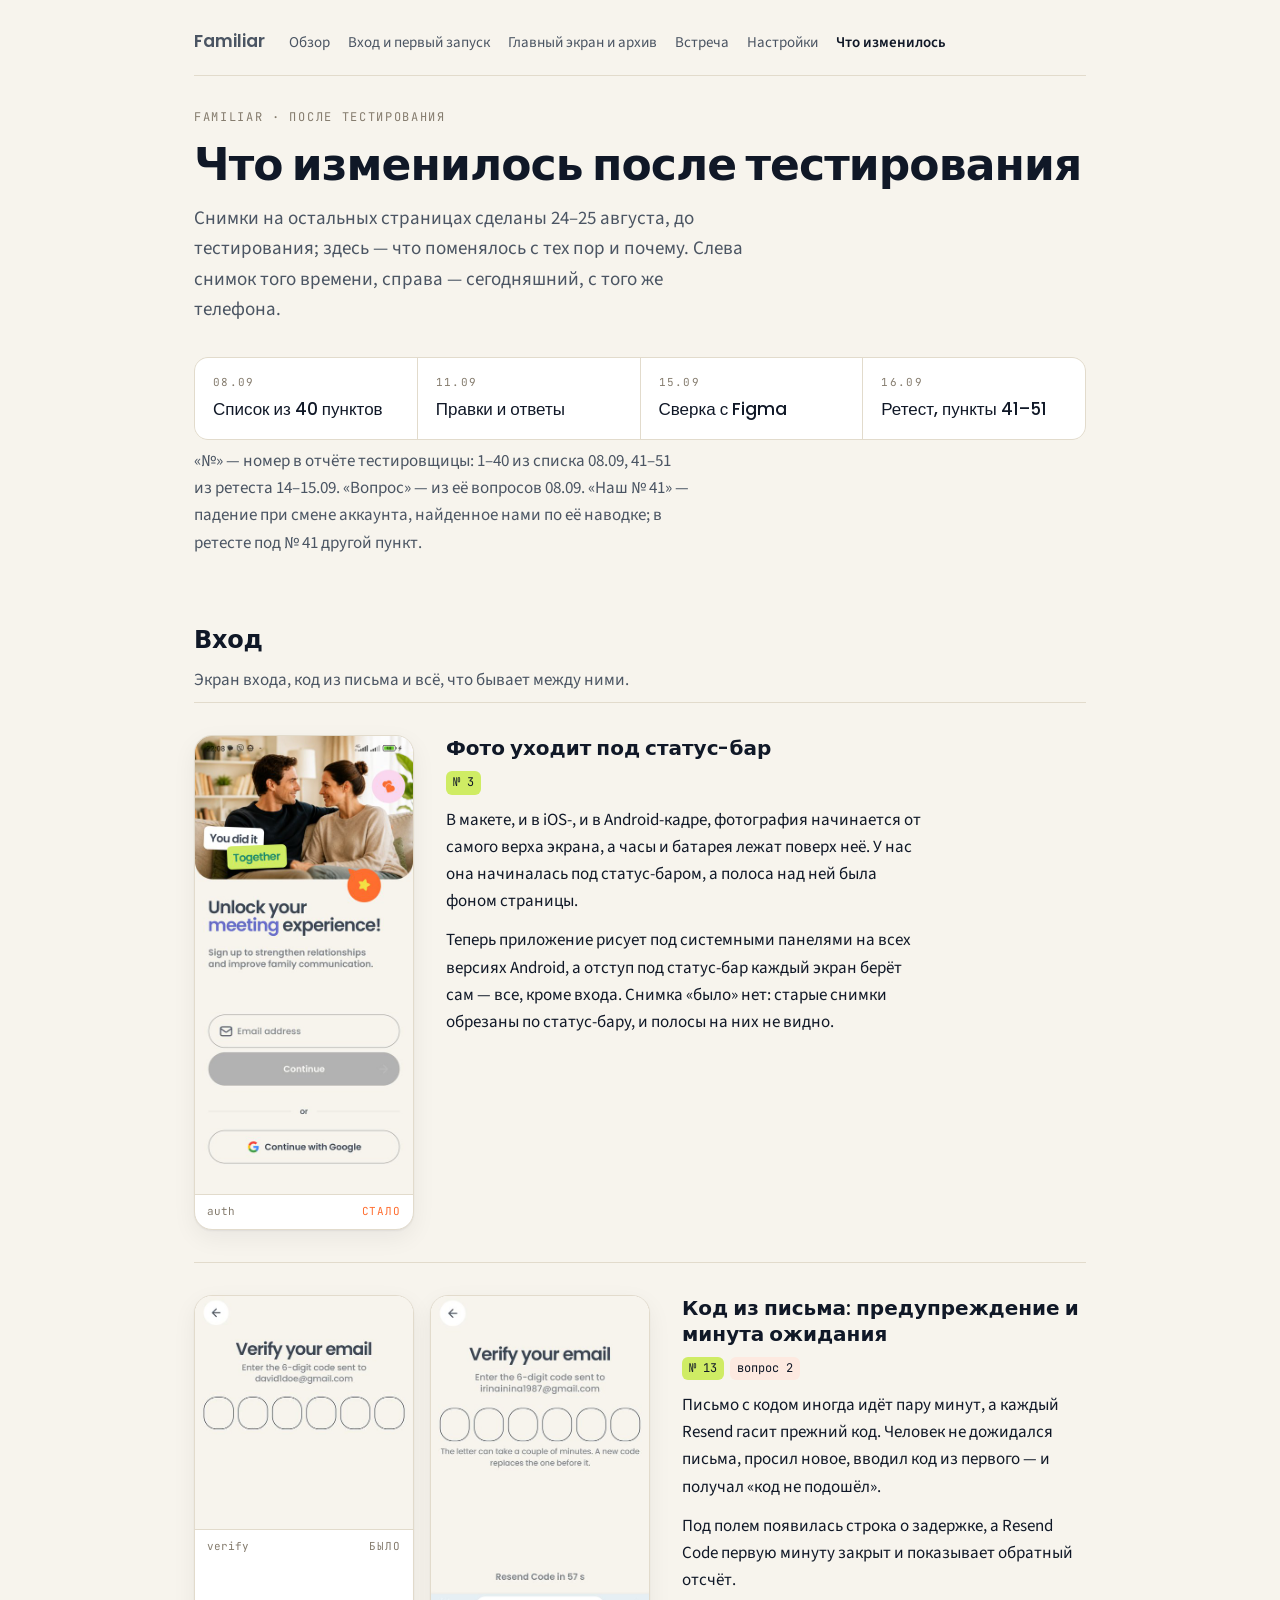
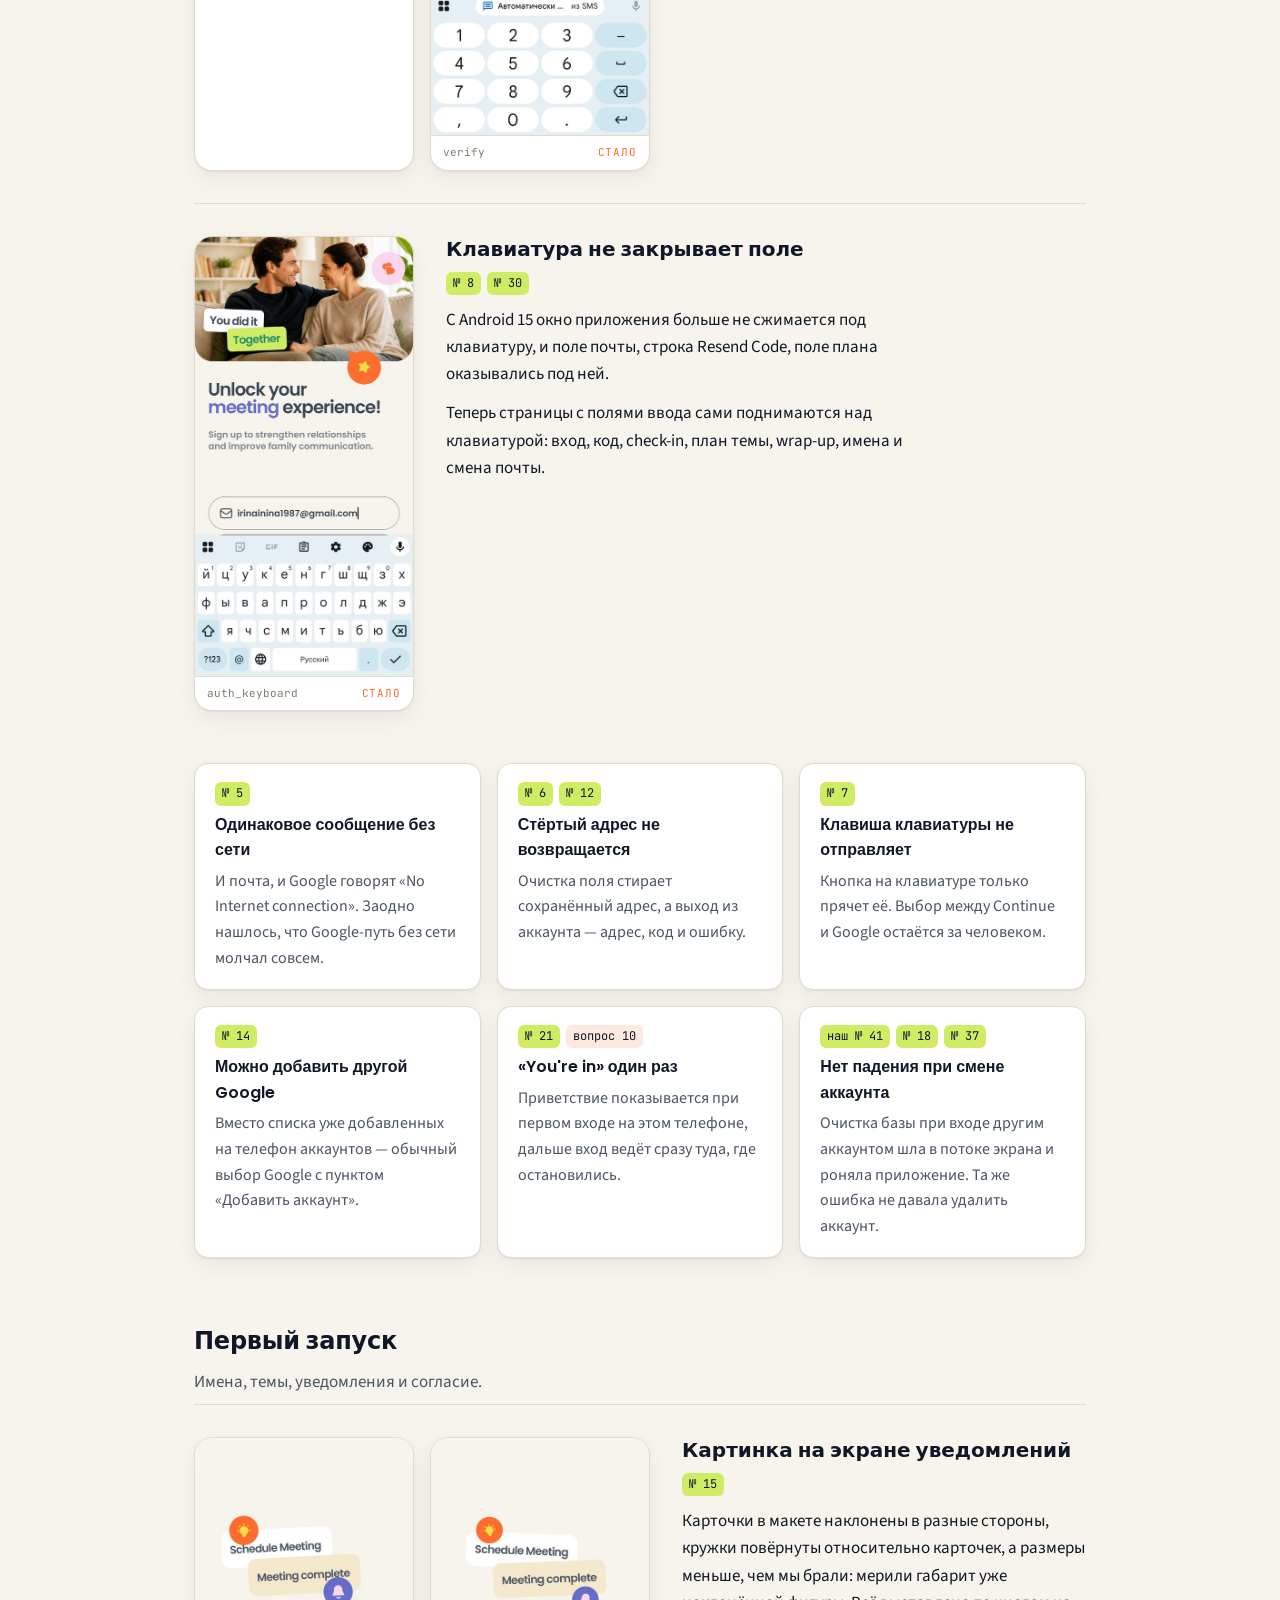
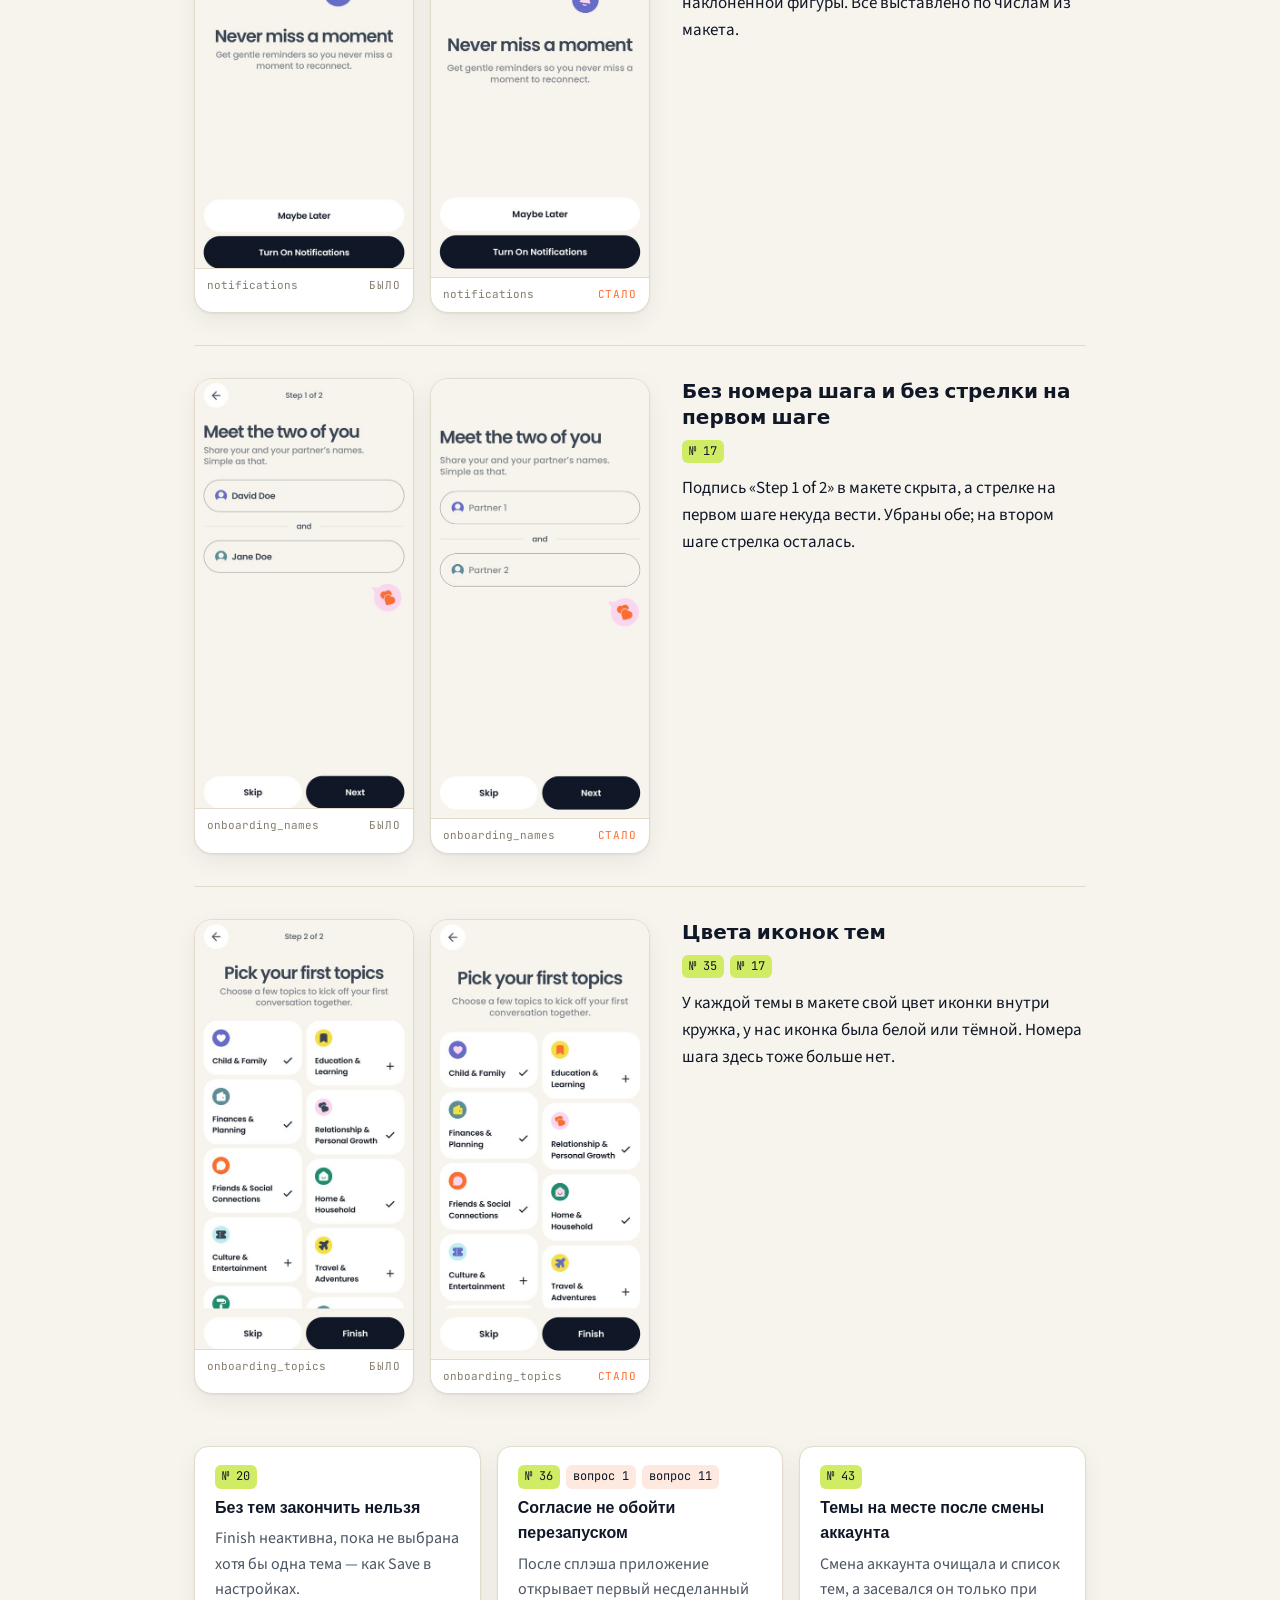
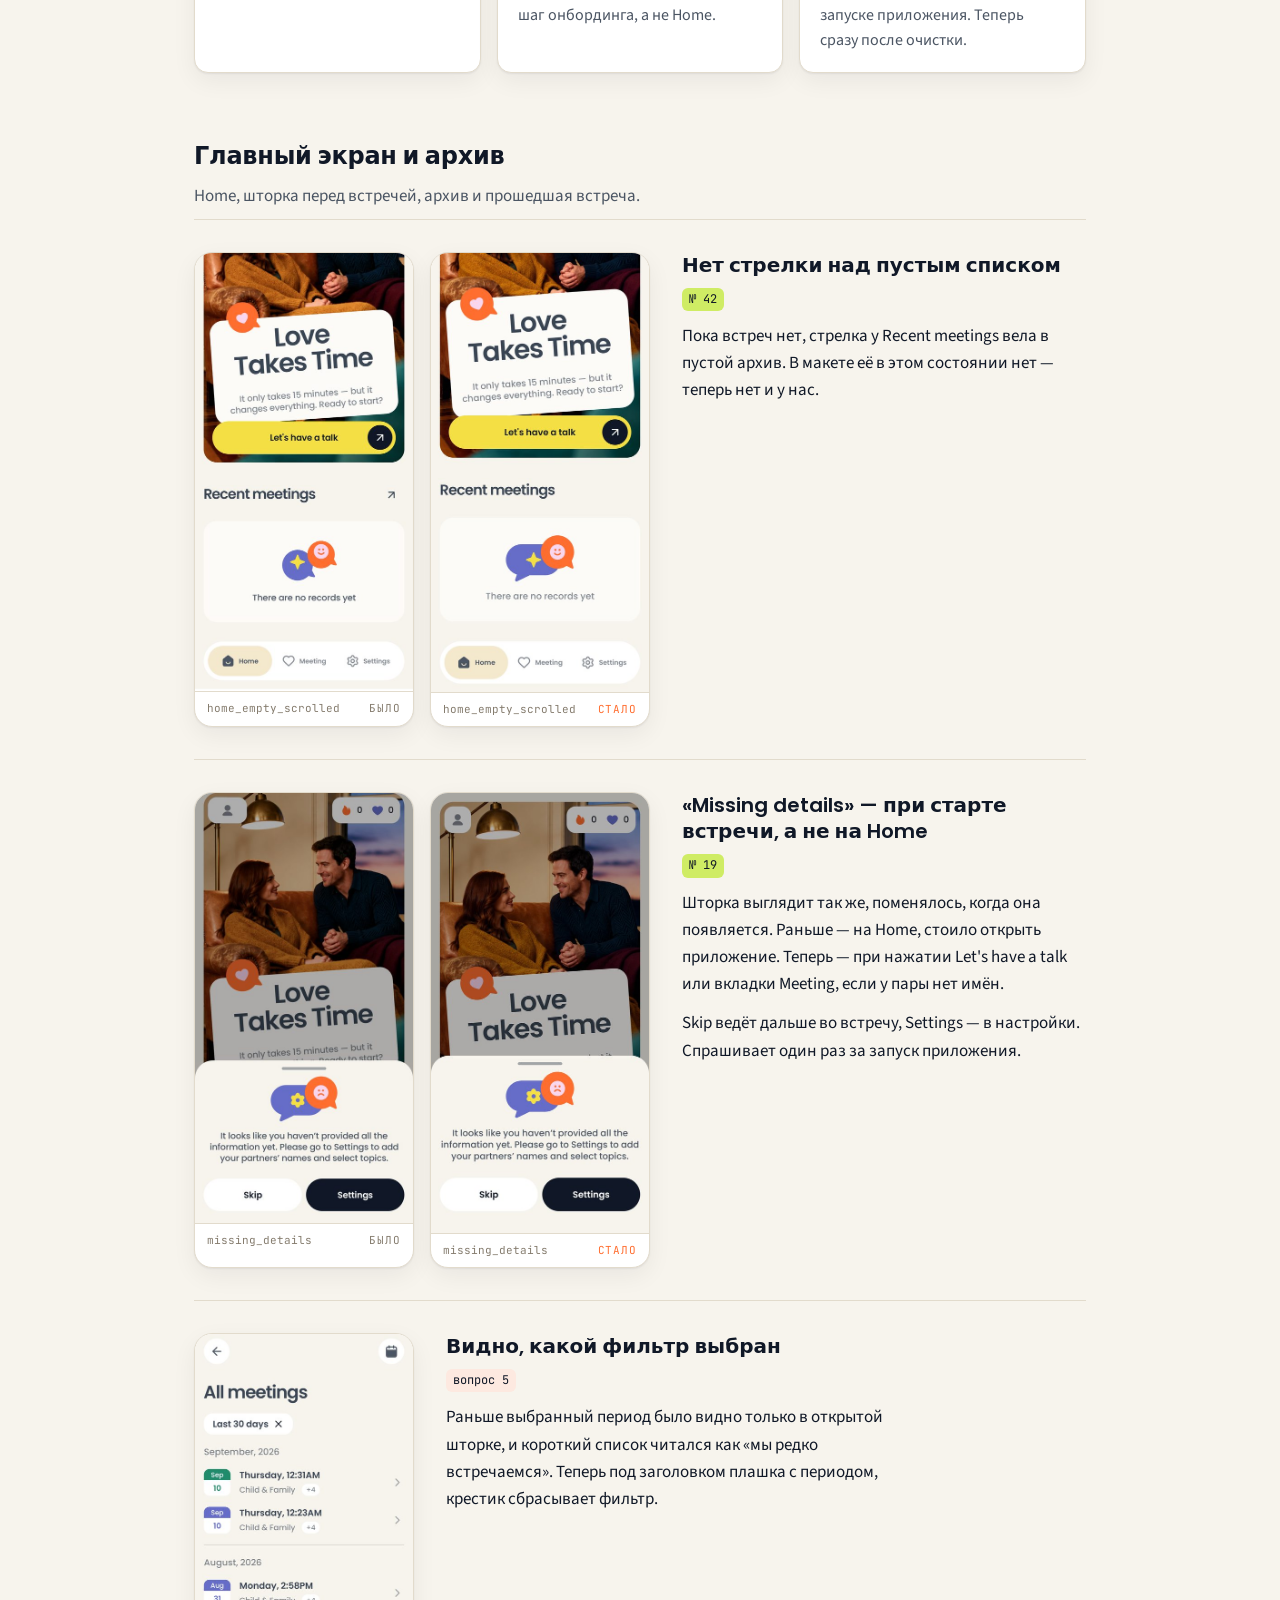
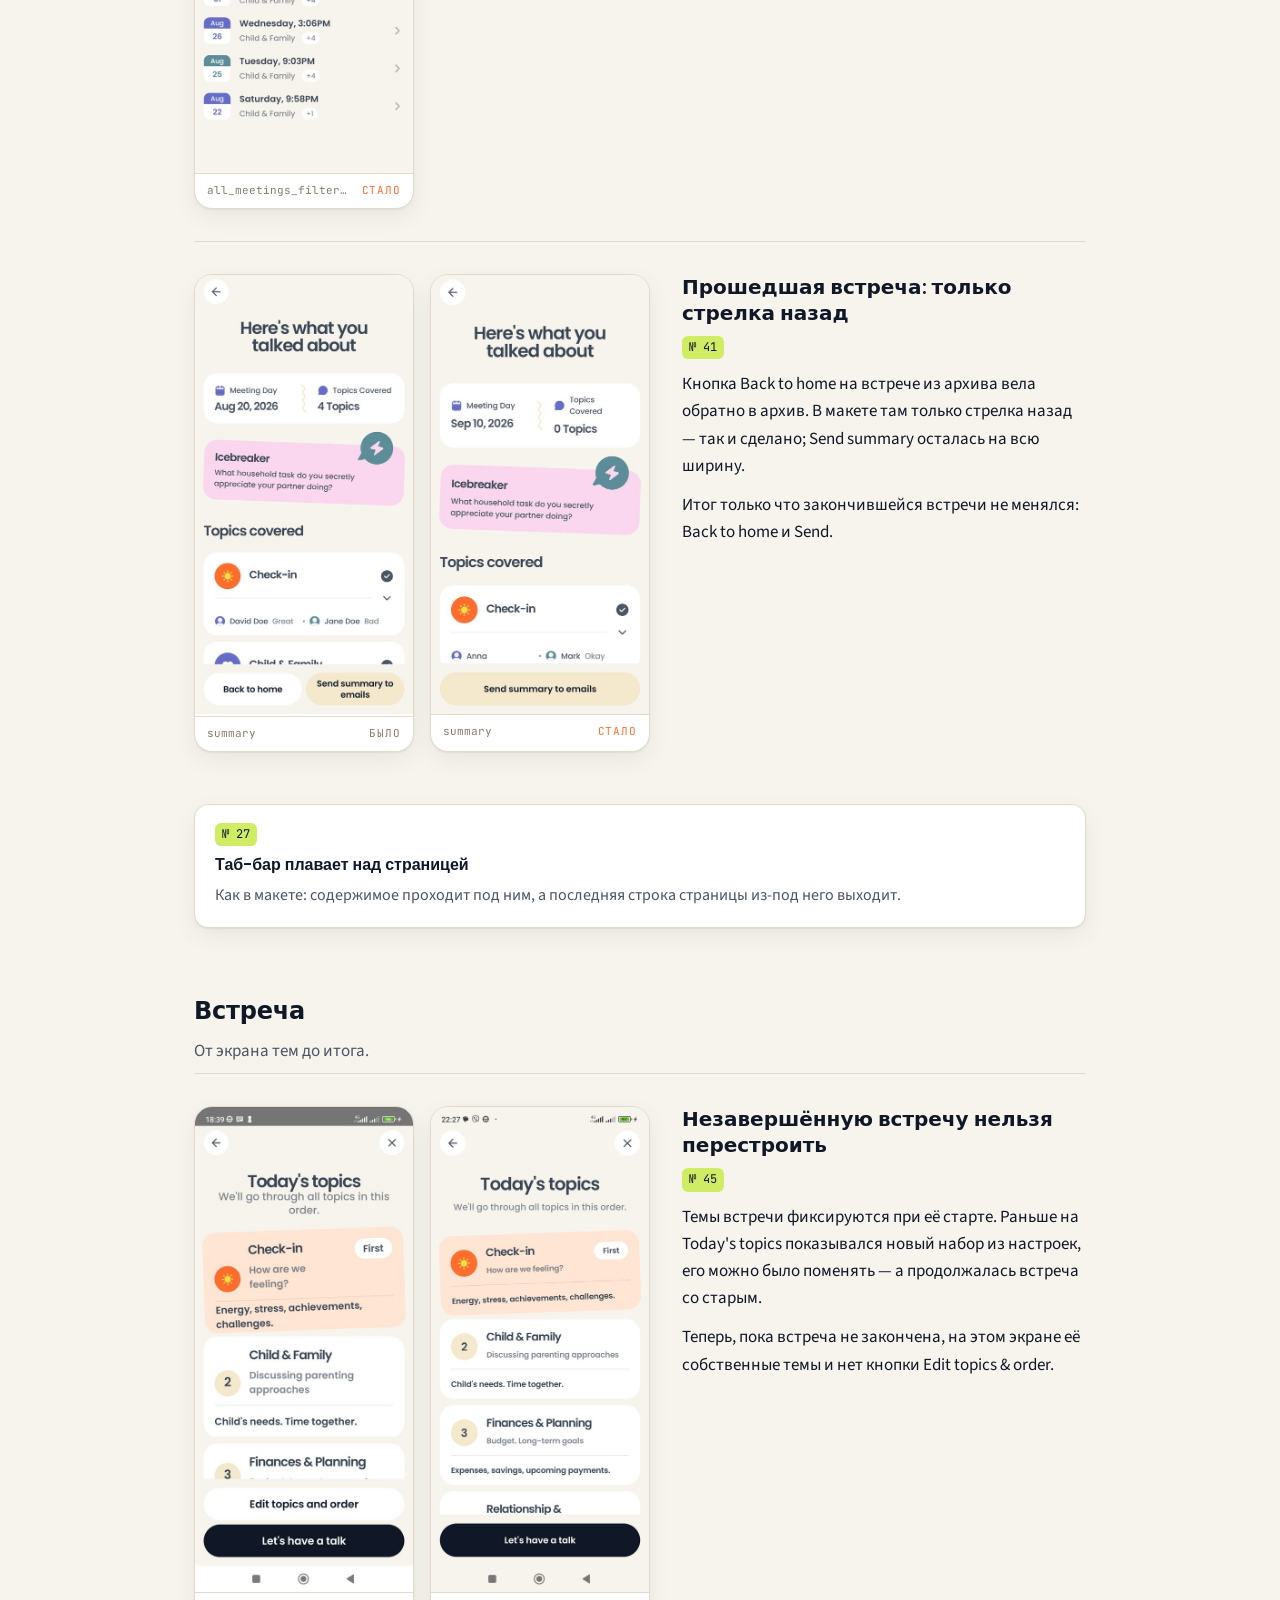
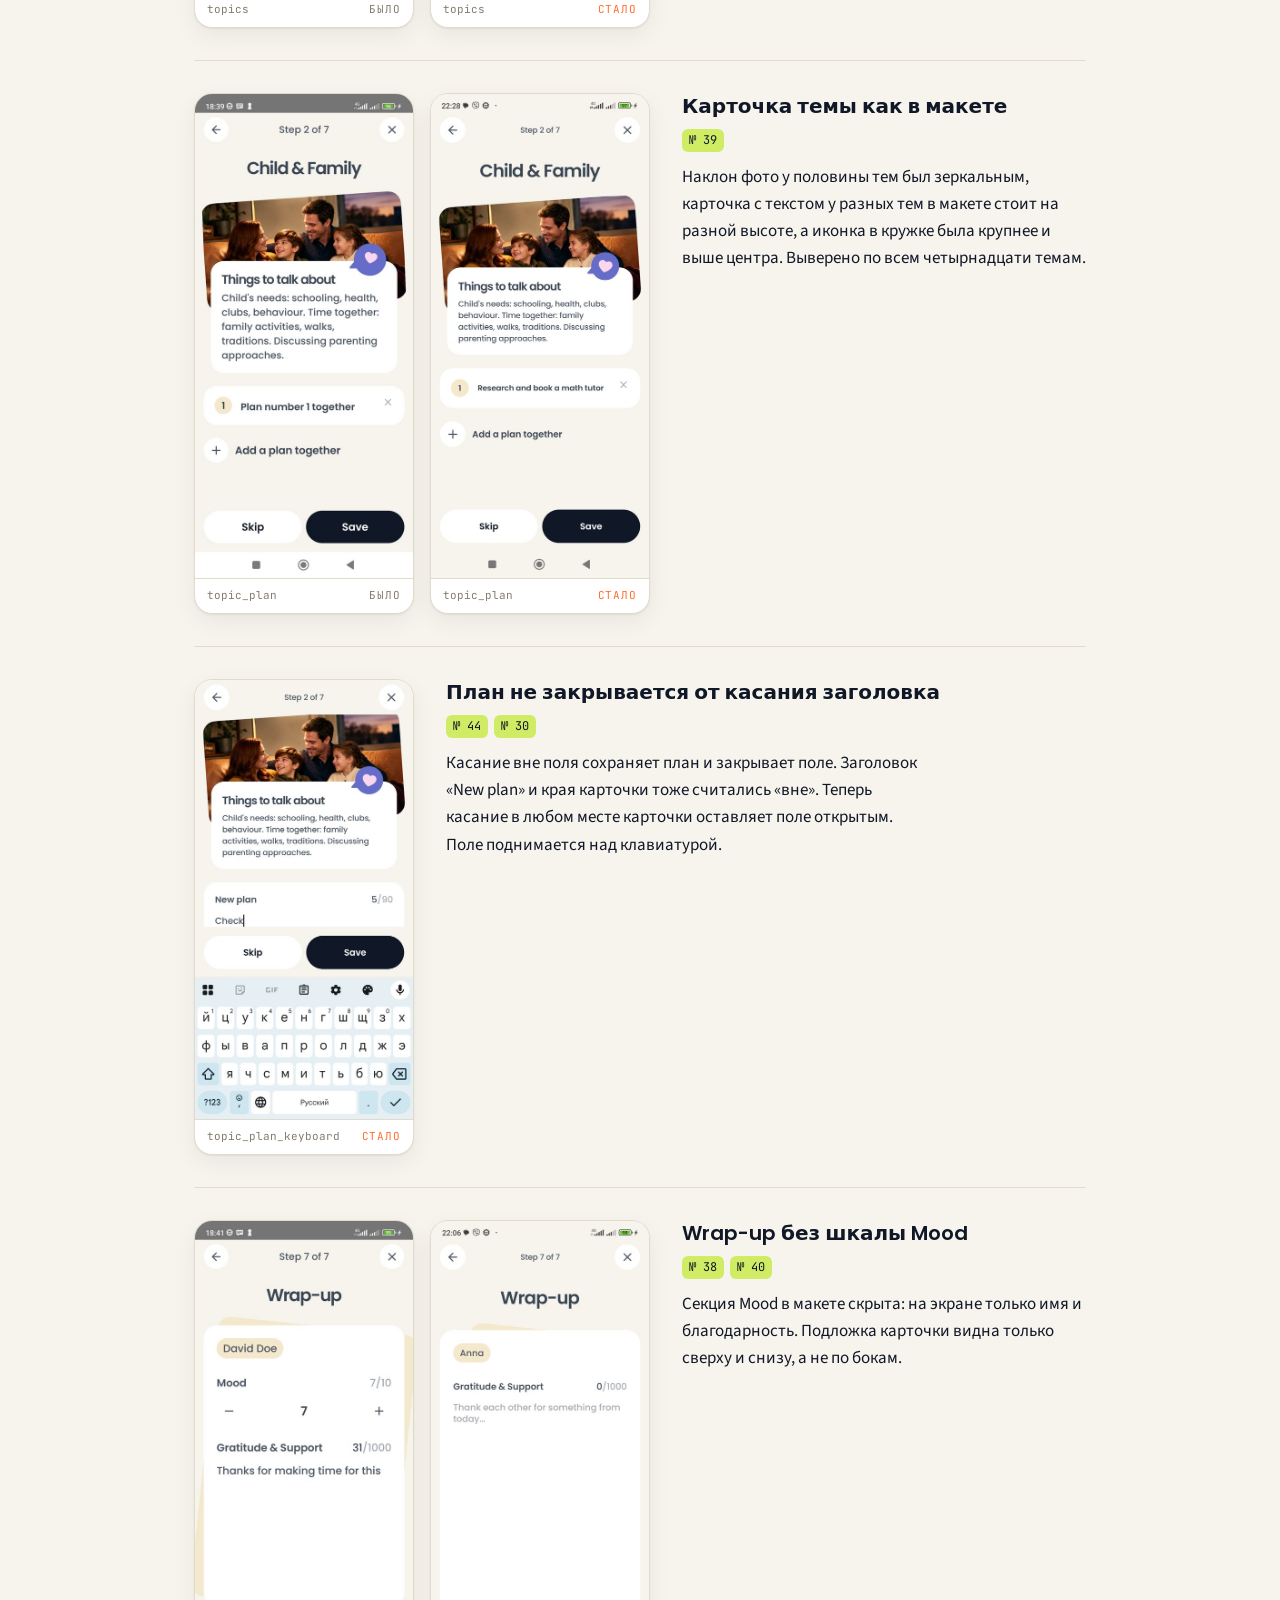
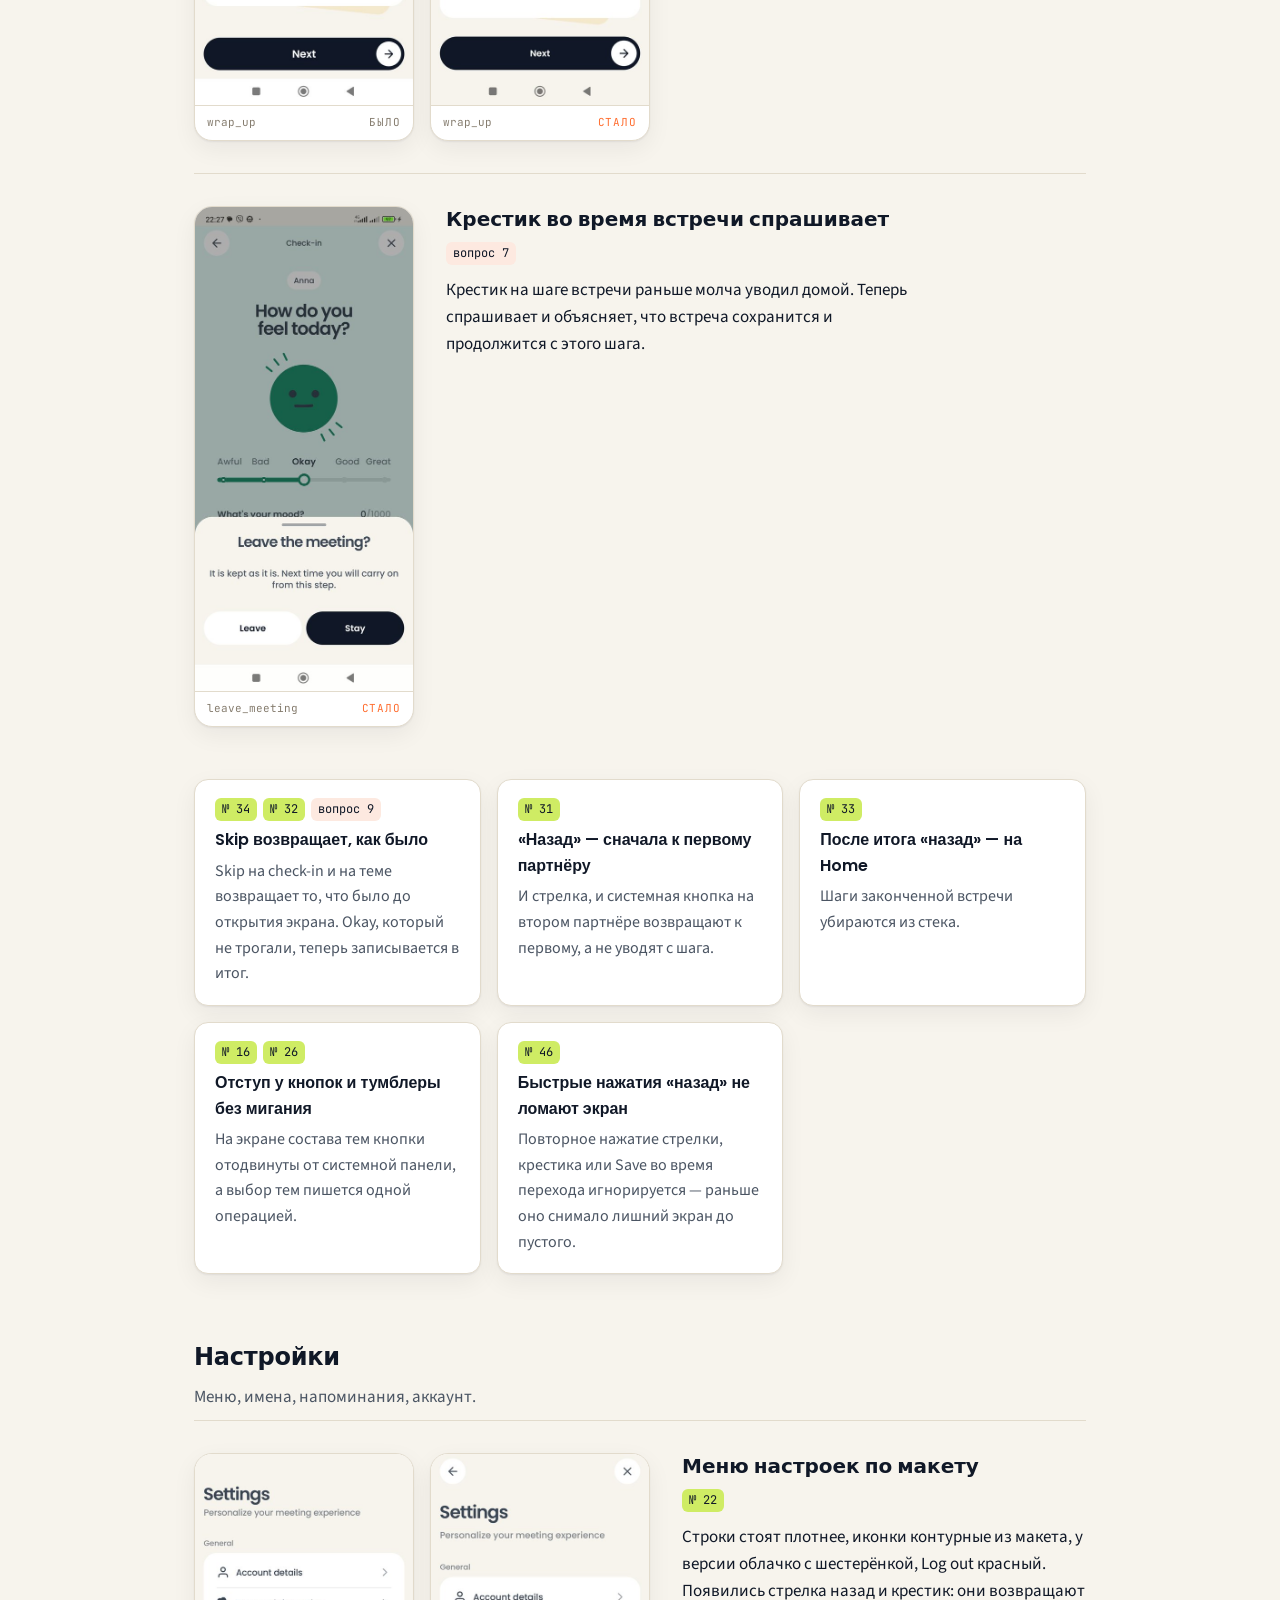
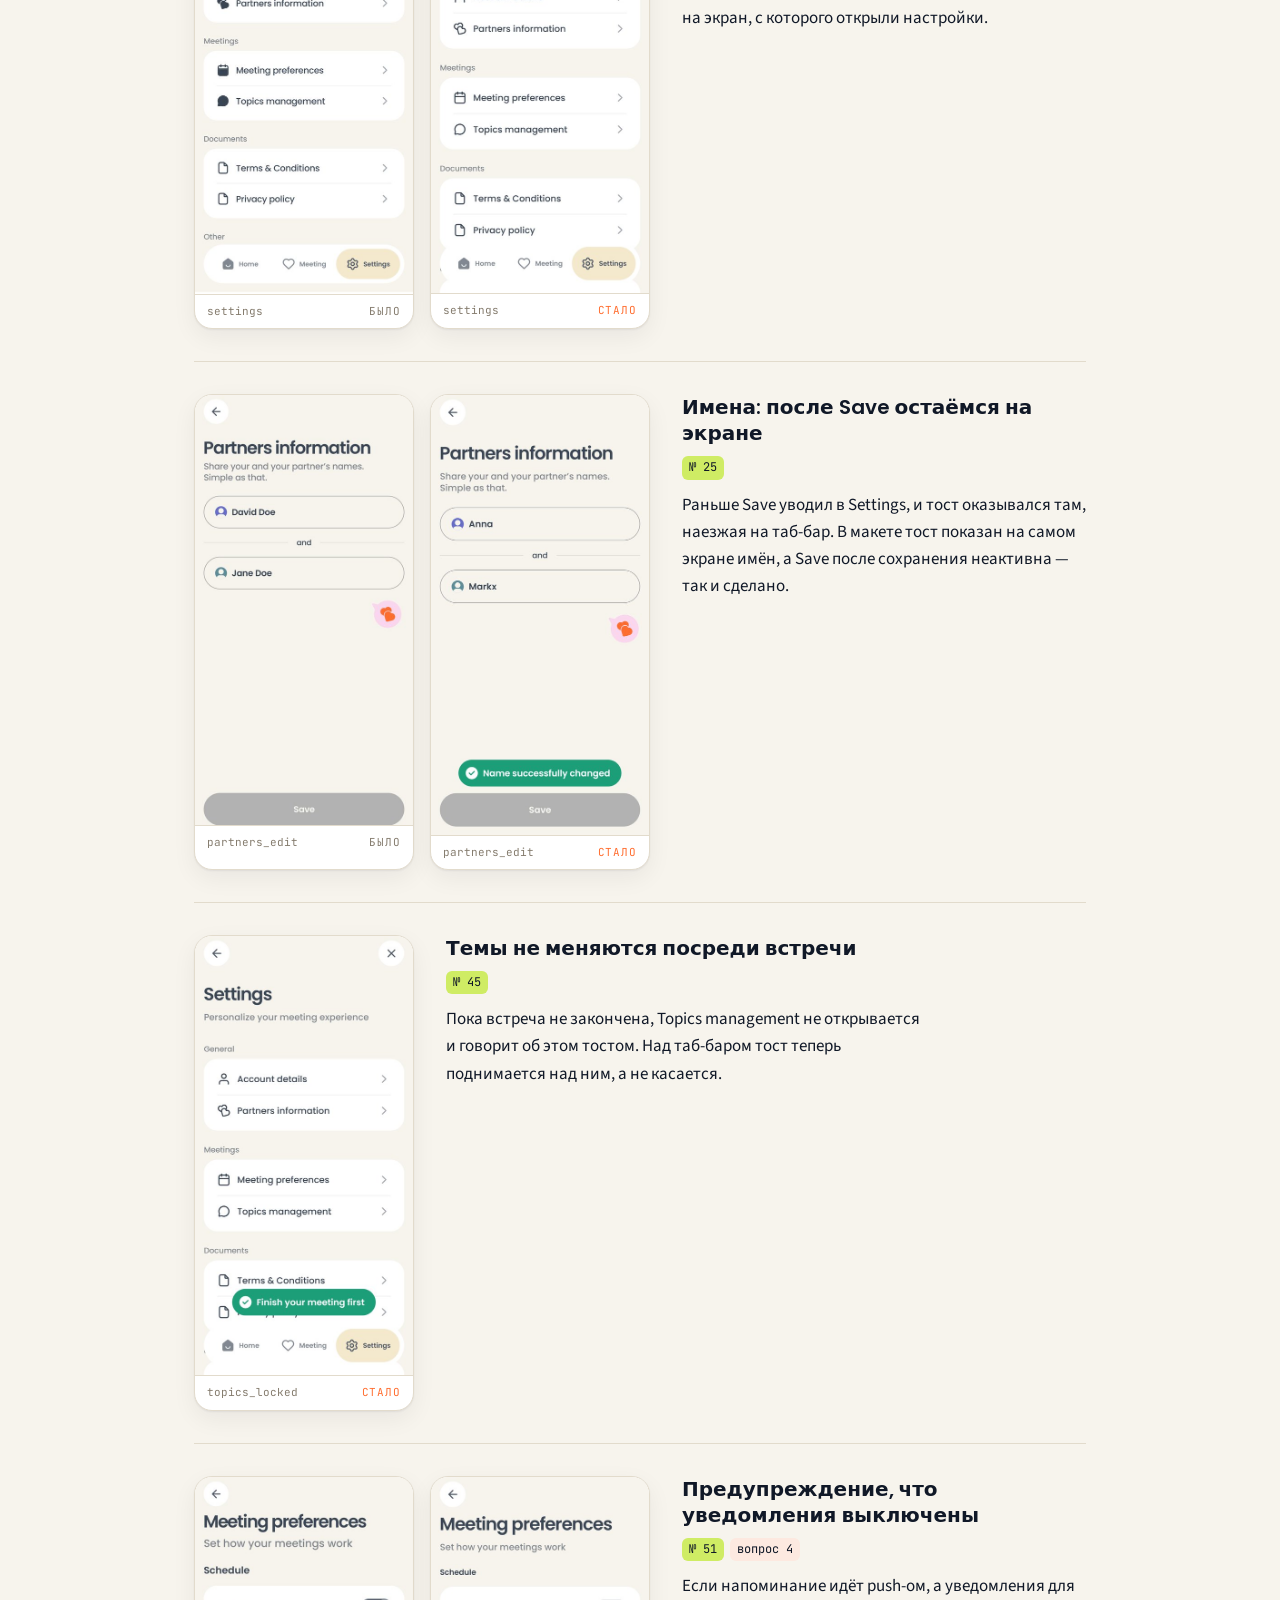
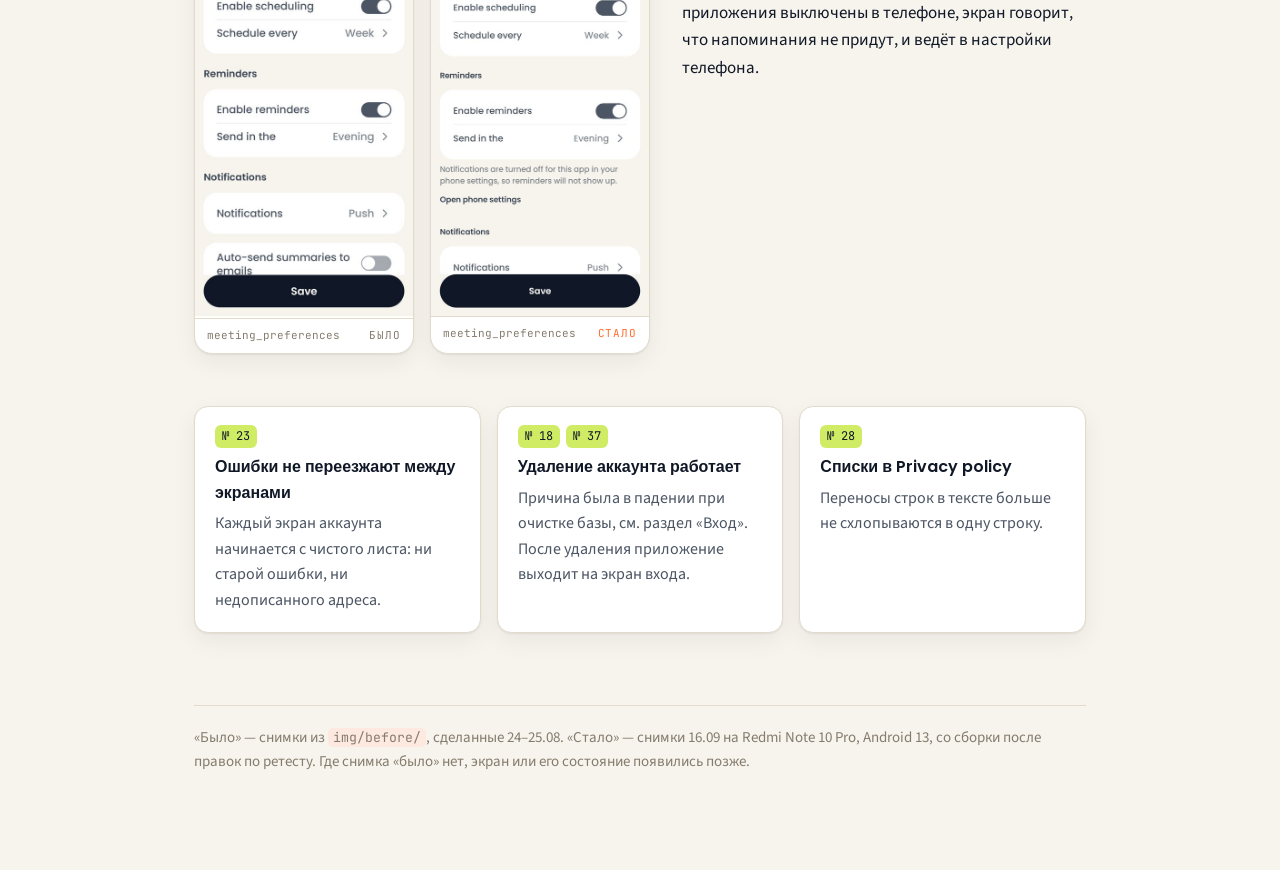
<file: walkthrough/changes.html>
<!doctype html>
<html lang="ru">
<head>
<meta charset="utf-8">
<meta name="viewport" content="width=device-width,initial-scale=1">
<title>Familiar · Что изменилось</title>
<link rel="preconnect" href="https://fonts.googleapis.com">
<link rel="preconnect" href="https://fonts.gstatic.com" crossorigin>
<link rel="stylesheet" href="https://fonts.googleapis.com/css2?family=Poppins:wght@500;600&family=Source+Sans+3:ital,wght@0,400;0,600;1,400&family=JetBrains+Mono:wght@400&display=swap">
<link rel="stylesheet" href="styles.css">
</head>
<body>
<div class="wrap">

<nav class="sitenav">
  <a class="brand" href="index.html">Familiar</a>
  <a href="index.html">Обзор</a>
  <a href="signin.html">Вход и первый запуск</a>
  <a href="home.html">Главный экран и архив</a>
  <a href="meeting.html">Встреча</a>
  <a href="settings.html">Настройки</a>
  <a class="here" href="changes.html">Что изменилось</a>
</nav>

<header>
  <div class="eyebrow">Familiar · после тестирования</div>
  <h1>Что изменилось после тестирования</h1>
  <p class="lede">Снимки на остальных страницах сделаны 24–25 августа, до тестирования; здесь — что поменялось с тех пор и почему. Слева снимок того времени, справа — сегодняшний, с того же телефона.</p>
</header>

<dl class="facts">
  <div class="fact"><dt>08.09</dt><dd>Список из 40 пунктов</dd></div>
  <div class="fact"><dt>11.09</dt><dd>Правки и ответы</dd></div>
  <div class="fact"><dt>15.09</dt><dd>Сверка с Figma</dd></div>
  <div class="fact"><dt>16.09</dt><dd>Ретест, пункты 41–51</dd></div>
</dl>

<p class="section-note">«№» — номер в отчёте тестировщицы: 1–40 из списка 08.09, 41–51 из ретеста 14–15.09. «Вопрос» — из её вопросов 08.09. «Наш № 41» — падение при смене аккаунта, найденное нами по её наводке; в ретесте под № 41 другой пункт.</p>

<h2 id="signin">Вход</h2>
<p class="section-note">Экран входа, код из письма и всё, что бывает между ними.</p>
<div class="change single" id="photo">
  <div class="pair"><figure class="shot"><img src="img/auth.jpg" alt="Стало: Фото уходит под статус-бар" loading="lazy"><figcaption><span>auth</span><span class="tag now">стало</span></figcaption></figure></div>
  <div class="change-body">
    <h3>Фото уходит под статус-бар</h3>
    <div class="refs"><span class="ref">№ 3</span></div>
    <p>В макете, и в iOS-, и в Android-кадре, фотография начинается от самого верха экрана, а часы и батарея лежат поверх неё. У нас она начиналась под статус-баром, а полоса над ней была фоном страницы.</p><p>Теперь приложение рисует под системными панелями на всех версиях Android, а отступ под статус-бар каждый экран берёт сам — все, кроме входа. Снимка «было» нет: старые снимки обрезаны по статус-бару, и полосы на них не видно.</p>
  </div>
</div>
<div class="change" id="code">
  <div class="pair"><figure class="shot"><img src="img/before/verify.jpg" alt="Было: Код из письма: предупреждение и минута ожидания" loading="lazy"><figcaption><span>verify</span><span class="tag was">было</span></figcaption></figure><figure class="shot"><img src="img/verify.jpg" alt="Стало: Код из письма: предупреждение и минута ожидания" loading="lazy"><figcaption><span>verify</span><span class="tag now">стало</span></figcaption></figure></div>
  <div class="change-body">
    <h3>Код из письма: предупреждение и минута ожидания</h3>
    <div class="refs"><span class="ref">№ 13</span><span class="ref q">вопрос 2</span></div>
    <p>Письмо с кодом иногда идёт пару минут, а каждый Resend гасит прежний код. Человек не дожидался письма, просил новое, вводил код из первого — и получал «код не подошёл».</p><p>Под полем появилась строка о задержке, а Resend Code первую минуту закрыт и показывает обратный отсчёт.</p>
  </div>
</div>
<div class="change single" id="keyboard">
  <div class="pair"><figure class="shot"><img src="img/auth_keyboard.jpg" alt="Стало: Клавиатура не закрывает поле" loading="lazy"><figcaption><span>auth_keyboard</span><span class="tag now">стало</span></figcaption></figure></div>
  <div class="change-body">
    <h3>Клавиатура не закрывает поле</h3>
    <div class="refs"><span class="ref">№ 8</span><span class="ref">№ 30</span></div>
    <p>С Android 15 окно приложения больше не сжимается под клавиатуру, и поле почты, строка Resend Code, поле плана оказывались под ней.</p><p>Теперь страницы с полями ввода сами поднимаются над клавиатурой: вход, код, check-in, план темы, wrap-up, имена и смена почты.</p>
  </div>
</div>
<div class="cards">
  <div class="card">
    <div class="refs"><span class="ref">№ 5</span></div><h4>Одинаковое сообщение без сети</h4>
    <p>И почта, и Google говорят «No Internet connection». Заодно нашлось, что Google-путь без сети молчал совсем.</p>
  </div>
  <div class="card">
    <div class="refs"><span class="ref">№ 6</span><span class="ref">№ 12</span></div><h4>Стёртый адрес не возвращается</h4>
    <p>Очистка поля стирает сохранённый адрес, а выход из аккаунта — адрес, код и ошибку.</p>
  </div>
  <div class="card">
    <div class="refs"><span class="ref">№ 7</span></div><h4>Клавиша клавиатуры не отправляет</h4>
    <p>Кнопка на клавиатуре только прячет её. Выбор между Continue и Google остаётся за человеком.</p>
  </div>
  <div class="card">
    <div class="refs"><span class="ref">№ 14</span></div><h4>Можно добавить другой Google</h4>
    <p>Вместо списка уже добавленных на телефон аккаунтов — обычный выбор Google с пунктом «Добавить аккаунт».</p>
  </div>
  <div class="card">
    <div class="refs"><span class="ref">№ 21</span><span class="ref q">вопрос 10</span></div><h4>«You're in» один раз</h4>
    <p>Приветствие показывается при первом входе на этом телефоне, дальше вход ведёт сразу туда, где остановились.</p>
  </div>
  <div class="card">
    <div class="refs"><span class="ref">наш № 41</span><span class="ref">№ 18</span><span class="ref">№ 37</span></div><h4>Нет падения при смене аккаунта</h4>
    <p>Очистка базы при входе другим аккаунтом шла в потоке экрана и роняла приложение. Та же ошибка не давала удалить аккаунт.</p>
  </div>
</div>
<h2 id="onboarding">Первый запуск</h2>
<p class="section-note">Имена, темы, уведомления и согласие.</p>
<div class="change" id="notifications">
  <div class="pair"><figure class="shot"><img src="img/before/notifications.jpg" alt="Было: Картинка на экране уведомлений" loading="lazy"><figcaption><span>notifications</span><span class="tag was">было</span></figcaption></figure><figure class="shot"><img src="img/notifications.jpg" alt="Стало: Картинка на экране уведомлений" loading="lazy"><figcaption><span>notifications</span><span class="tag now">стало</span></figcaption></figure></div>
  <div class="change-body">
    <h3>Картинка на экране уведомлений</h3>
    <div class="refs"><span class="ref">№ 15</span></div>
    <p>Карточки в макете наклонены в разные стороны, кружки повёрнуты относительно карточек, а размеры меньше, чем мы брали: мерили габарит уже наклонённой фигуры. Всё выставлено по числам из макета.</p>
  </div>
</div>
<div class="change" id="names">
  <div class="pair"><figure class="shot"><img src="img/before/onboarding_names.jpg" alt="Было: Без номера шага и без стрелки на первом шаге" loading="lazy"><figcaption><span>onboarding_names</span><span class="tag was">было</span></figcaption></figure><figure class="shot"><img src="img/onboarding_names.jpg" alt="Стало: Без номера шага и без стрелки на первом шаге" loading="lazy"><figcaption><span>onboarding_names</span><span class="tag now">стало</span></figcaption></figure></div>
  <div class="change-body">
    <h3>Без номера шага и без стрелки на первом шаге</h3>
    <div class="refs"><span class="ref">№ 17</span></div>
    <p>Подпись «Step 1 of 2» в макете скрыта, а стрелке на первом шаге некуда вести. Убраны обе; на втором шаге стрелка осталась.</p>
  </div>
</div>
<div class="change" id="topics-icons">
  <div class="pair"><figure class="shot"><img src="img/before/onboarding_topics.jpg" alt="Было: Цвета иконок тем" loading="lazy"><figcaption><span>onboarding_topics</span><span class="tag was">было</span></figcaption></figure><figure class="shot"><img src="img/onboarding_topics.jpg" alt="Стало: Цвета иконок тем" loading="lazy"><figcaption><span>onboarding_topics</span><span class="tag now">стало</span></figcaption></figure></div>
  <div class="change-body">
    <h3>Цвета иконок тем</h3>
    <div class="refs"><span class="ref">№ 35</span><span class="ref">№ 17</span></div>
    <p>У каждой темы в макете свой цвет иконки внутри кружка, у нас иконка была белой или тёмной. Номера шага здесь тоже больше нет.</p>
  </div>
</div>
<div class="cards">
  <div class="card">
    <div class="refs"><span class="ref">№ 20</span></div><h4>Без тем закончить нельзя</h4>
    <p>Finish неактивна, пока не выбрана хотя бы одна тема — как Save в настройках.</p>
  </div>
  <div class="card">
    <div class="refs"><span class="ref">№ 36</span><span class="ref q">вопрос 1</span><span class="ref q">вопрос 11</span></div><h4>Согласие не обойти перезапуском</h4>
    <p>После сплэша приложение открывает первый несделанный шаг онбординга, а не Home.</p>
  </div>
  <div class="card">
    <div class="refs"><span class="ref">№ 43</span></div><h4>Темы на месте после смены аккаунта</h4>
    <p>Смена аккаунта очищала и список тем, а засевался он только при запуске приложения. Теперь сразу после очистки.</p>
  </div>
</div>
<h2 id="home">Главный экран и архив</h2>
<p class="section-note">Home, шторка перед встречей, архив и прошедшая встреча.</p>
<div class="change" id="recent-empty">
  <div class="pair"><figure class="shot"><img src="img/before/home_empty_scrolled.jpg" alt="Было: Нет стрелки над пустым списком" loading="lazy"><figcaption><span>home_empty_scrolled</span><span class="tag was">было</span></figcaption></figure><figure class="shot"><img src="img/home_empty_scrolled.jpg" alt="Стало: Нет стрелки над пустым списком" loading="lazy"><figcaption><span>home_empty_scrolled</span><span class="tag now">стало</span></figcaption></figure></div>
  <div class="change-body">
    <h3>Нет стрелки над пустым списком</h3>
    <div class="refs"><span class="ref">№ 42</span></div>
    <p>Пока встреч нет, стрелка у Recent meetings вела в пустой архив. В макете её в этом состоянии нет — теперь нет и у нас.</p>
  </div>
</div>
<div class="change" id="missing">
  <div class="pair"><figure class="shot"><img src="img/before/missing_details.jpg" alt="Было: «Missing details» — при старте встречи, а не на Home" loading="lazy"><figcaption><span>missing_details</span><span class="tag was">было</span></figcaption></figure><figure class="shot"><img src="img/missing_details.jpg" alt="Стало: «Missing details» — при старте встречи, а не на Home" loading="lazy"><figcaption><span>missing_details</span><span class="tag now">стало</span></figcaption></figure></div>
  <div class="change-body">
    <h3>«Missing details» — при старте встречи, а не на Home</h3>
    <div class="refs"><span class="ref">№ 19</span></div>
    <p>Шторка выглядит так же, поменялось, когда она появляется. Раньше — на Home, стоило открыть приложение. Теперь — при нажатии Let's have a talk или вкладки Meeting, если у пары нет имён.</p><p>Skip ведёт дальше во встречу, Settings — в настройки. Спрашивает один раз за запуск приложения.</p>
  </div>
</div>
<div class="change single" id="filter">
  <div class="pair"><figure class="shot"><img src="img/all_meetings_filtered.jpg" alt="Стало: Видно, какой фильтр выбран" loading="lazy"><figcaption><span>all_meetings_filtered</span><span class="tag now">стало</span></figcaption></figure></div>
  <div class="change-body">
    <h3>Видно, какой фильтр выбран</h3>
    <div class="refs"><span class="ref q">вопрос 5</span></div>
    <p>Раньше выбранный период было видно только в открытой шторке, и короткий список читался как «мы редко встречаемся». Теперь под заголовком плашка с периодом, крестик сбрасывает фильтр.</p>
  </div>
</div>
<div class="change" id="past">
  <div class="pair"><figure class="shot"><img src="img/before/summary.jpg" alt="Было: Прошедшая встреча: только стрелка назад" loading="lazy"><figcaption><span>summary</span><span class="tag was">было</span></figcaption></figure><figure class="shot"><img src="img/summary.jpg" alt="Стало: Прошедшая встреча: только стрелка назад" loading="lazy"><figcaption><span>summary</span><span class="tag now">стало</span></figcaption></figure></div>
  <div class="change-body">
    <h3>Прошедшая встреча: только стрелка назад</h3>
    <div class="refs"><span class="ref">№ 41</span></div>
    <p>Кнопка Back to home на встрече из архива вела обратно в архив. В макете там только стрелка назад — так и сделано; Send summary осталась на всю ширину.</p><p>Итог только что закончившейся встречи не менялся: Back to home и Send.</p>
  </div>
</div>
<div class="cards">
  <div class="card">
    <div class="refs"><span class="ref">№ 27</span></div><h4>Таб-бар плавает над страницей</h4>
    <p>Как в макете: содержимое проходит под ним, а последняя строка страницы из-под него выходит.</p>
  </div>
</div>
<h2 id="meeting">Встреча</h2>
<p class="section-note">От экрана тем до итога.</p>
<div class="change" id="unfinished">
  <div class="pair"><figure class="shot"><img src="img/before/demo_02_topics.jpg" alt="Было: Незавершённую встречу нельзя перестроить" loading="lazy"><figcaption><span>topics</span><span class="tag was">было</span></figcaption></figure><figure class="shot"><img src="img/topics_unfinished.jpg" alt="Стало: Незавершённую встречу нельзя перестроить" loading="lazy"><figcaption><span>topics</span><span class="tag now">стало</span></figcaption></figure></div>
  <div class="change-body">
    <h3>Незавершённую встречу нельзя перестроить</h3>
    <div class="refs"><span class="ref">№ 45</span></div>
    <p>Темы встречи фиксируются при её старте. Раньше на Today's topics показывался новый набор из настроек, его можно было поменять — а продолжалась встреча со старым.</p><p>Теперь, пока встреча не закончена, на этом экране её собственные темы и нет кнопки Edit topics &amp; order.</p>
  </div>
</div>
<div class="change" id="topic-card">
  <div class="pair"><figure class="shot"><img src="img/before/demo_05_topic_1_plan.jpg" alt="Было: Карточка темы как в макете" loading="lazy"><figcaption><span>topic_plan</span><span class="tag was">было</span></figcaption></figure><figure class="shot"><img src="img/demo_05_topic_1_plan.jpg" alt="Стало: Карточка темы как в макете" loading="lazy"><figcaption><span>topic_plan</span><span class="tag now">стало</span></figcaption></figure></div>
  <div class="change-body">
    <h3>Карточка темы как в макете</h3>
    <div class="refs"><span class="ref">№ 39</span></div>
    <p>Наклон фото у половины тем был зеркальным, карточка с текстом у разных тем в макете стоит на разной высоте, а иконка в кружке была крупнее и выше центра. Выверено по всем четырнадцати темам.</p>
  </div>
</div>
<div class="change single" id="plan">
  <div class="pair"><figure class="shot"><img src="img/topic_plan_keyboard.jpg" alt="Стало: План не закрывается от касания заголовка" loading="lazy"><figcaption><span>topic_plan_keyboard</span><span class="tag now">стало</span></figcaption></figure></div>
  <div class="change-body">
    <h3>План не закрывается от касания заголовка</h3>
    <div class="refs"><span class="ref">№ 44</span><span class="ref">№ 30</span></div>
    <p>Касание вне поля сохраняет план и закрывает поле. Заголовок «New plan» и края карточки тоже считались «вне». Теперь касание в любом месте карточки оставляет поле открытым. Поле поднимается над клавиатурой.</p>
  </div>
</div>
<div class="change" id="wrap-up">
  <div class="pair"><figure class="shot"><img src="img/before/demo_90_wrap_up_partner_1.jpg" alt="Было: Wrap-up без шкалы Mood" loading="lazy"><figcaption><span>wrap_up</span><span class="tag was">было</span></figcaption></figure><figure class="shot"><img src="img/demo_90_wrap_up_partner_1.jpg" alt="Стало: Wrap-up без шкалы Mood" loading="lazy"><figcaption><span>wrap_up</span><span class="tag now">стало</span></figcaption></figure></div>
  <div class="change-body">
    <h3>Wrap-up без шкалы Mood</h3>
    <div class="refs"><span class="ref">№ 38</span><span class="ref">№ 40</span></div>
    <p>Секция Mood в макете скрыта: на экране только имя и благодарность. Подложка карточки видна только сверху и снизу, а не по бокам.</p>
  </div>
</div>
<div class="change single" id="leave">
  <div class="pair"><figure class="shot"><img src="img/leave_meeting.jpg" alt="Стало: Крестик во время встречи спрашивает" loading="lazy"><figcaption><span>leave_meeting</span><span class="tag now">стало</span></figcaption></figure></div>
  <div class="change-body">
    <h3>Крестик во время встречи спрашивает</h3>
    <div class="refs"><span class="ref q">вопрос 7</span></div>
    <p>Крестик на шаге встречи раньше молча уводил домой. Теперь спрашивает и объясняет, что встреча сохранится и продолжится с этого шага.</p>
  </div>
</div>
<div class="cards">
  <div class="card">
    <div class="refs"><span class="ref">№ 34</span><span class="ref">№ 32</span><span class="ref q">вопрос 9</span></div><h4>Skip возвращает, как было</h4>
    <p>Skip на check-in и на теме возвращает то, что было до открытия экрана. Okay, который не трогали, теперь записывается в итог.</p>
  </div>
  <div class="card">
    <div class="refs"><span class="ref">№ 31</span></div><h4>«Назад» — сначала к первому партнёру</h4>
    <p>И стрелка, и системная кнопка на втором партнёре возвращают к первому, а не уводят с шага.</p>
  </div>
  <div class="card">
    <div class="refs"><span class="ref">№ 33</span></div><h4>После итога «назад» — на Home</h4>
    <p>Шаги законченной встречи убираются из стека.</p>
  </div>
  <div class="card">
    <div class="refs"><span class="ref">№ 16</span><span class="ref">№ 26</span></div><h4>Отступ у кнопок и тумблеры без мигания</h4>
    <p>На экране состава тем кнопки отодвинуты от системной панели, а выбор тем пишется одной операцией.</p>
  </div>
  <div class="card">
    <div class="refs"><span class="ref">№ 46</span></div><h4>Быстрые нажатия «назад» не ломают экран</h4>
    <p>Повторное нажатие стрелки, крестика или Save во время перехода игнорируется — раньше оно снимало лишний экран до пустого.</p>
  </div>
</div>
<h2 id="settings">Настройки</h2>
<p class="section-note">Меню, имена, напоминания, аккаунт.</p>
<div class="change" id="menu">
  <div class="pair"><figure class="shot"><img src="img/before/settings.jpg" alt="Было: Меню настроек по макету" loading="lazy"><figcaption><span>settings</span><span class="tag was">было</span></figcaption></figure><figure class="shot"><img src="img/settings.jpg" alt="Стало: Меню настроек по макету" loading="lazy"><figcaption><span>settings</span><span class="tag now">стало</span></figcaption></figure></div>
  <div class="change-body">
    <h3>Меню настроек по макету</h3>
    <div class="refs"><span class="ref">№ 22</span></div>
    <p>Строки стоят плотнее, иконки контурные из макета, у версии облачко с шестерёнкой, Log out красный. Появились стрелка назад и крестик: они возвращают на экран, с которого открыли настройки.</p>
  </div>
</div>
<div class="change" id="partners">
  <div class="pair"><figure class="shot"><img src="img/before/partners_edit.jpg" alt="Было: Имена: после Save остаёмся на экране" loading="lazy"><figcaption><span>partners_edit</span><span class="tag was">было</span></figcaption></figure><figure class="shot"><img src="img/partners_saved.jpg" alt="Стало: Имена: после Save остаёмся на экране" loading="lazy"><figcaption><span>partners_edit</span><span class="tag now">стало</span></figcaption></figure></div>
  <div class="change-body">
    <h3>Имена: после Save остаёмся на экране</h3>
    <div class="refs"><span class="ref">№ 25</span></div>
    <p>Раньше Save уводил в Settings, и тост оказывался там, наезжая на таб-бар. В макете тост показан на самом экране имён, а Save после сохранения неактивна — так и сделано.</p>
  </div>
</div>
<div class="change single" id="topics-locked">
  <div class="pair"><figure class="shot"><img src="img/topics_locked.jpg" alt="Стало: Темы не меняются посреди встречи" loading="lazy"><figcaption><span>topics_locked</span><span class="tag now">стало</span></figcaption></figure></div>
  <div class="change-body">
    <h3>Темы не меняются посреди встречи</h3>
    <div class="refs"><span class="ref">№ 45</span></div>
    <p>Пока встреча не закончена, Topics management не открывается и говорит об этом тостом. Над таб-баром тост теперь поднимается над ним, а не касается.</p>
  </div>
</div>
<div class="change" id="reminders">
  <div class="pair"><figure class="shot"><img src="img/before/meeting_preferences.jpg" alt="Было: Предупреждение, что уведомления выключены" loading="lazy"><figcaption><span>meeting_preferences</span><span class="tag was">было</span></figcaption></figure><figure class="shot"><img src="img/meeting_preferences.jpg" alt="Стало: Предупреждение, что уведомления выключены" loading="lazy"><figcaption><span>meeting_preferences</span><span class="tag now">стало</span></figcaption></figure></div>
  <div class="change-body">
    <h3>Предупреждение, что уведомления выключены</h3>
    <div class="refs"><span class="ref">№ 51</span><span class="ref q">вопрос 4</span></div>
    <p>Если напоминание идёт push-ом, а уведомления для приложения выключены в телефоне, экран говорит, что напоминания не придут, и ведёт в настройки телефона.</p>
  </div>
</div>
<div class="cards">
  <div class="card">
    <div class="refs"><span class="ref">№ 23</span></div><h4>Ошибки не переезжают между экранами</h4>
    <p>Каждый экран аккаунта начинается с чистого листа: ни старой ошибки, ни недописанного адреса.</p>
  </div>
  <div class="card">
    <div class="refs"><span class="ref">№ 18</span><span class="ref">№ 37</span></div><h4>Удаление аккаунта работает</h4>
    <p>Причина была в падении при очистке базы, см. раздел «Вход». После удаления приложение выходит на экран входа.</p>
  </div>
  <div class="card">
    <div class="refs"><span class="ref">№ 28</span></div><h4>Списки в Privacy policy</h4>
    <p>Переносы строк в тексте больше не схлопываются в одну строку.</p>
  </div>
</div>

<footer>
  «Было» — снимки из <code>img/before/</code>, сделанные 24–25.08. «Стало» — снимки 16.09 на Redmi Note 10 Pro, Android 13, со сборки после правок по ретесту. Где снимка «было» нет, экран или его состояние появились позже.
</footer>

</div>
<script src="app.js"></script>
</body>
</html>
</file>
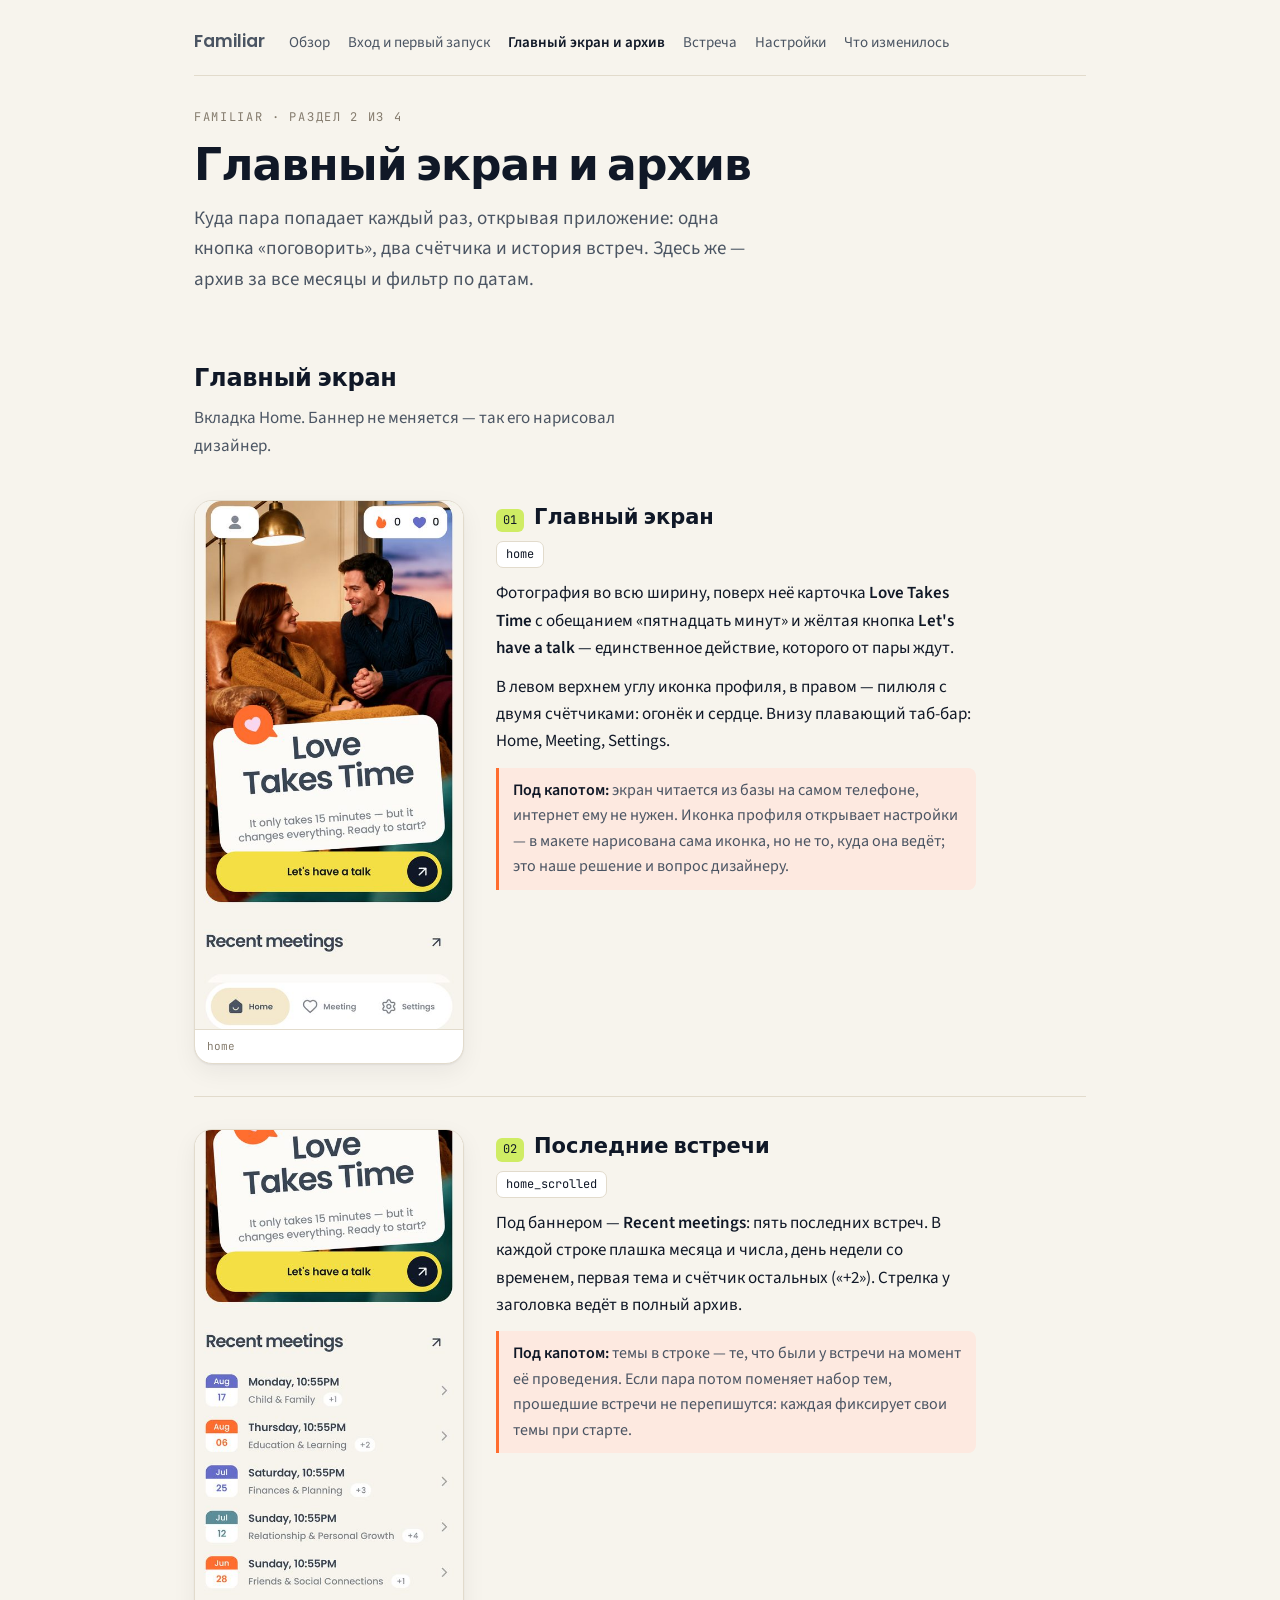
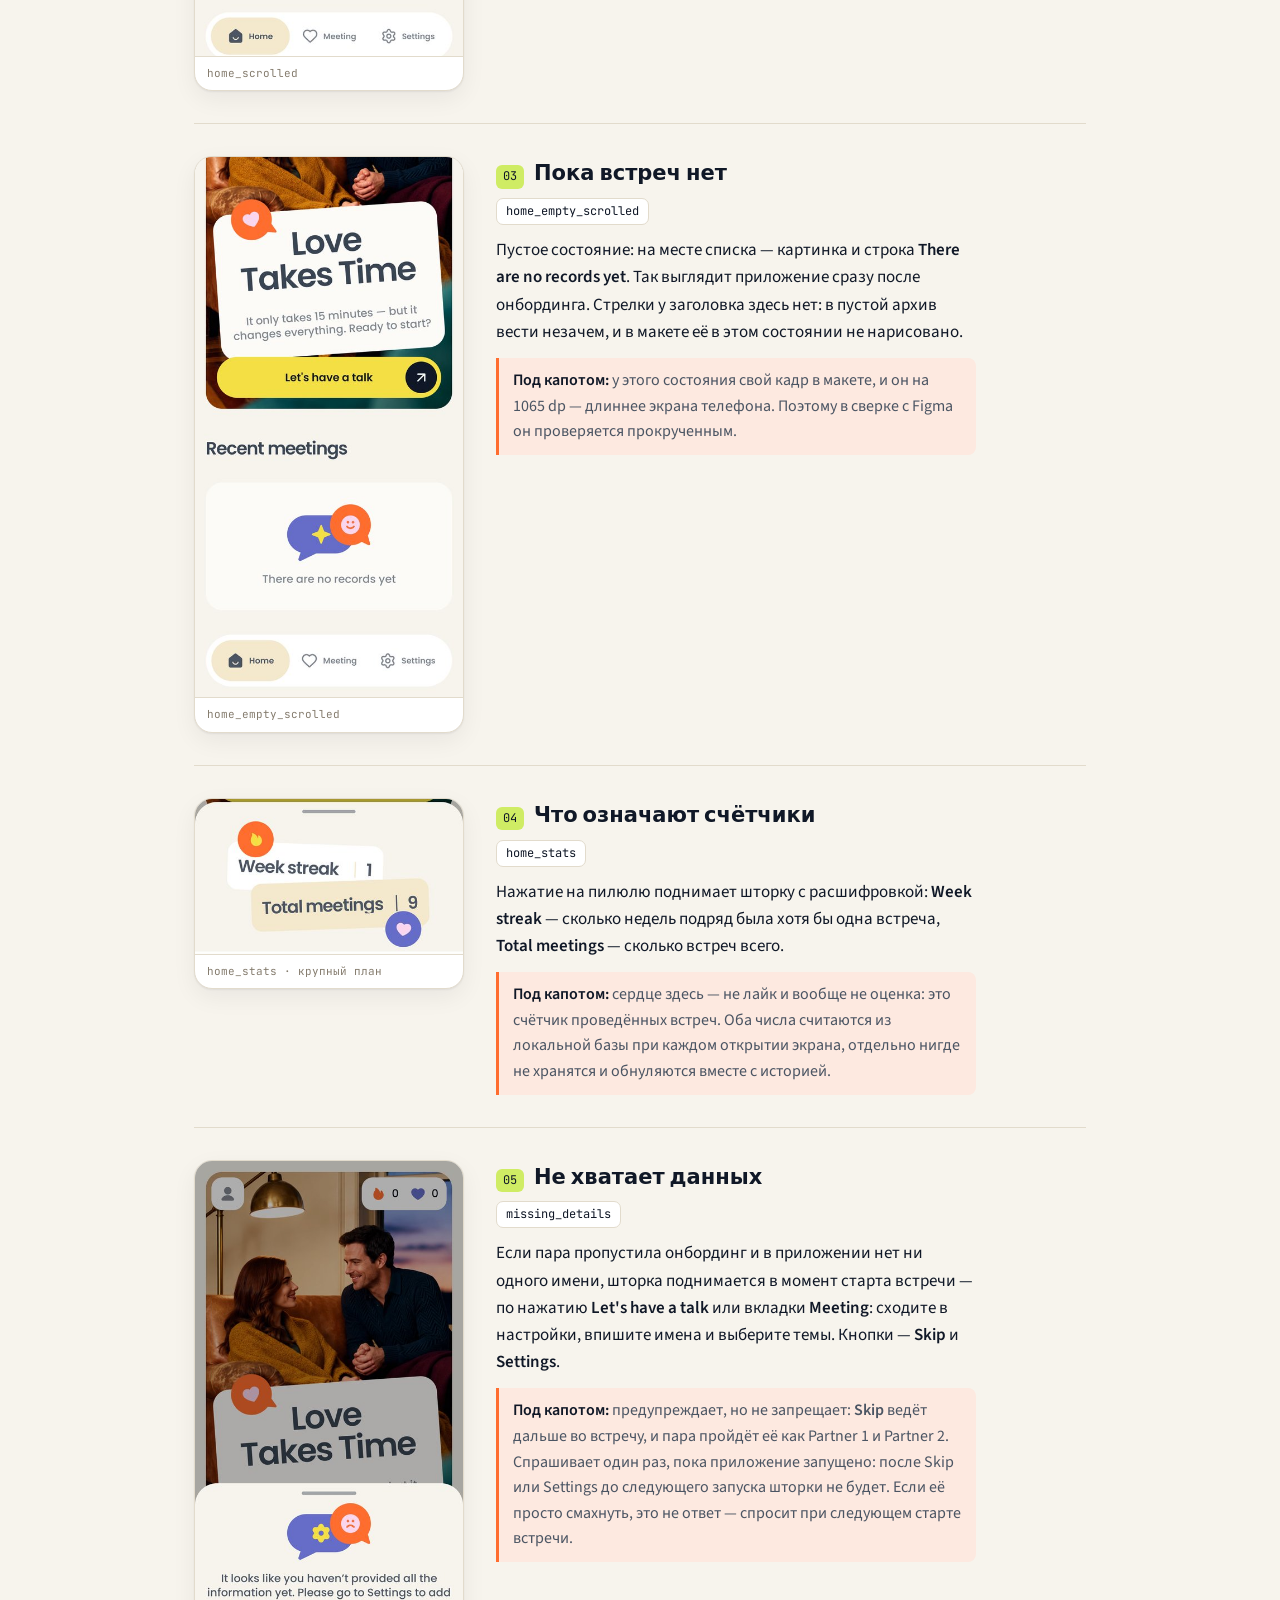
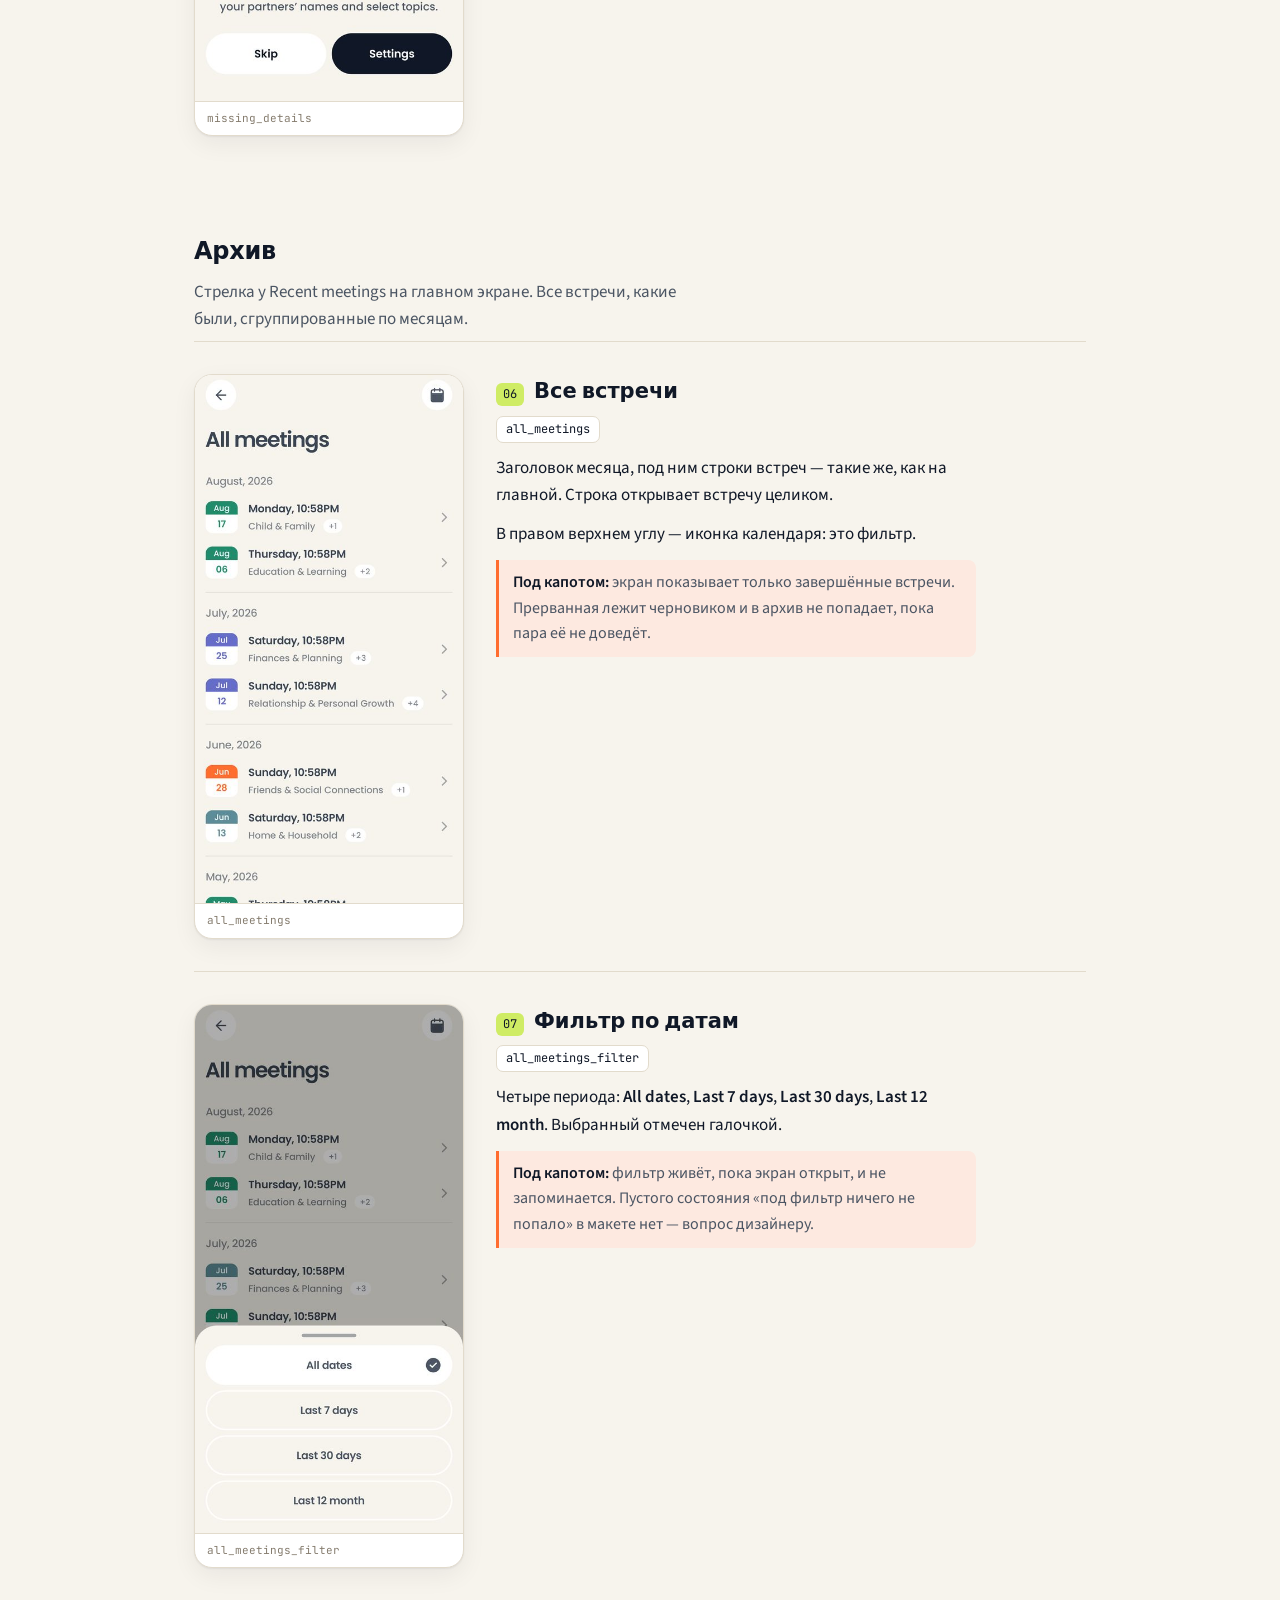
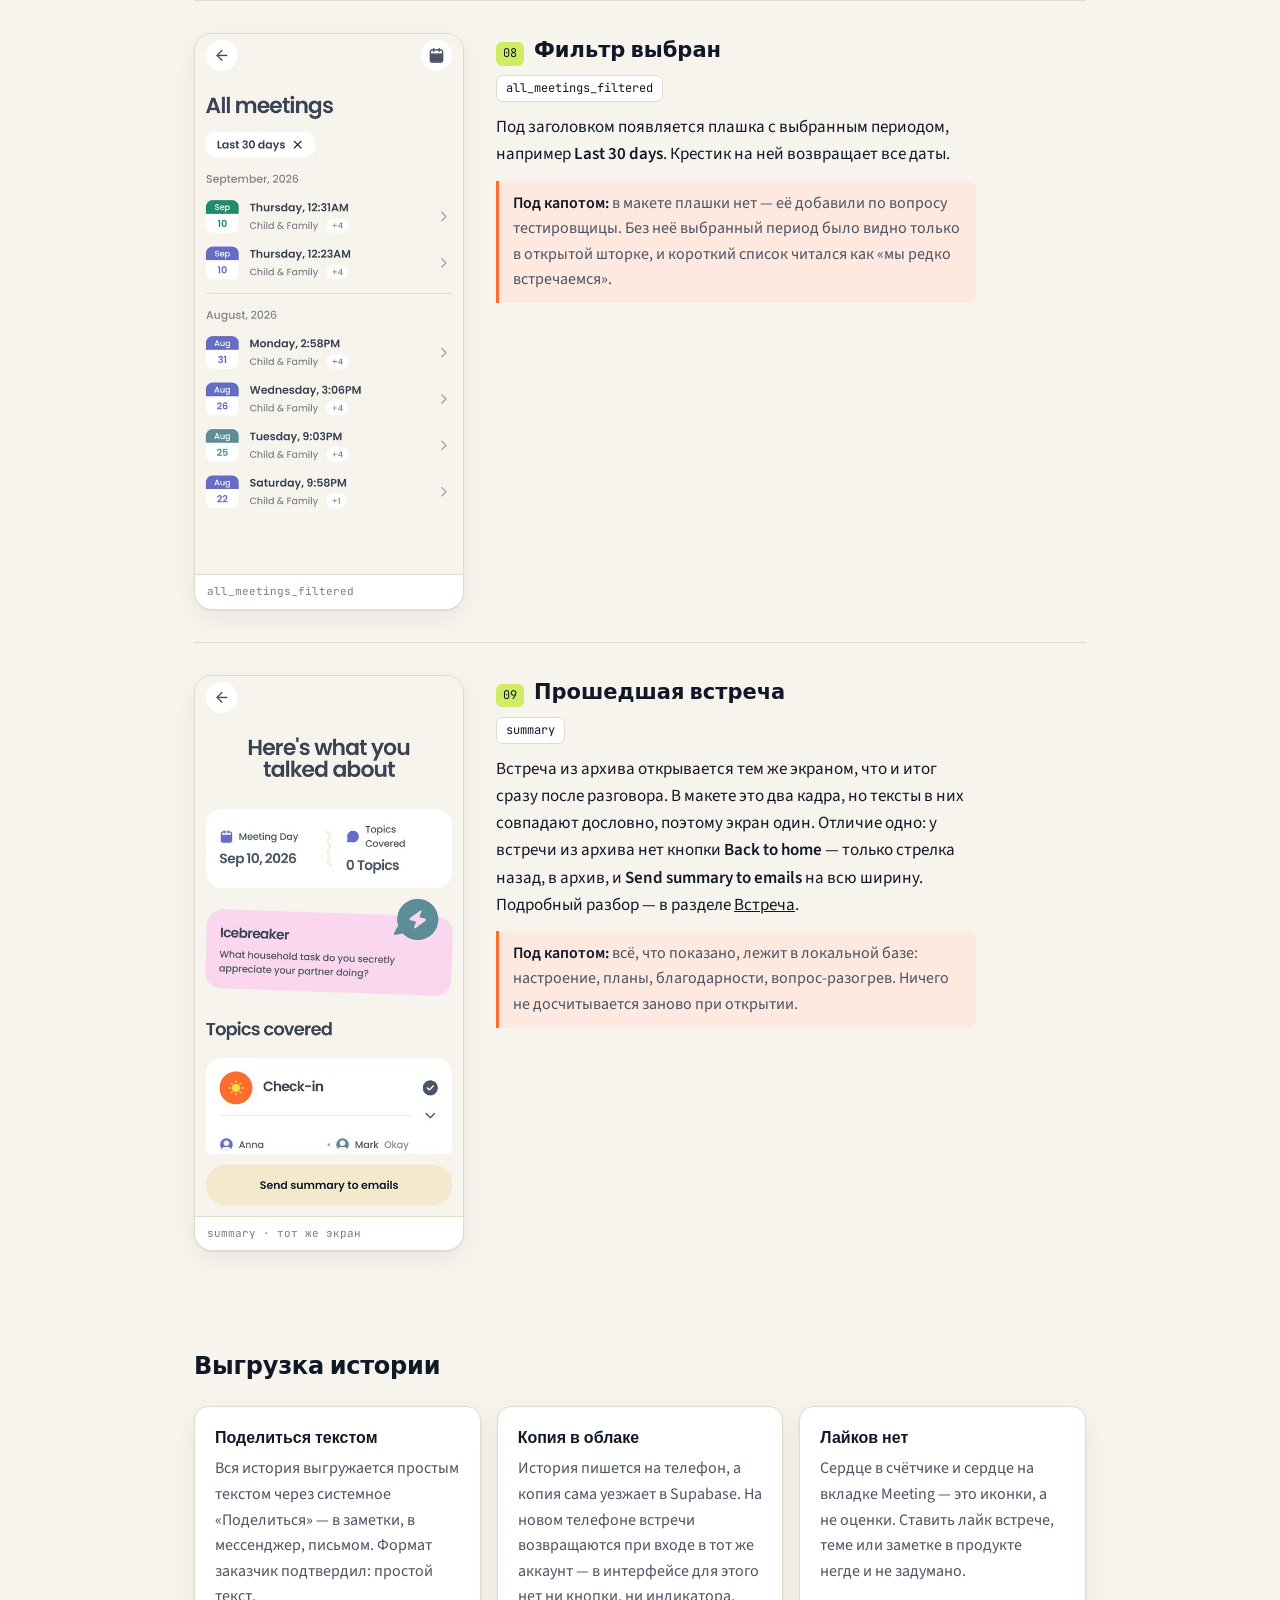
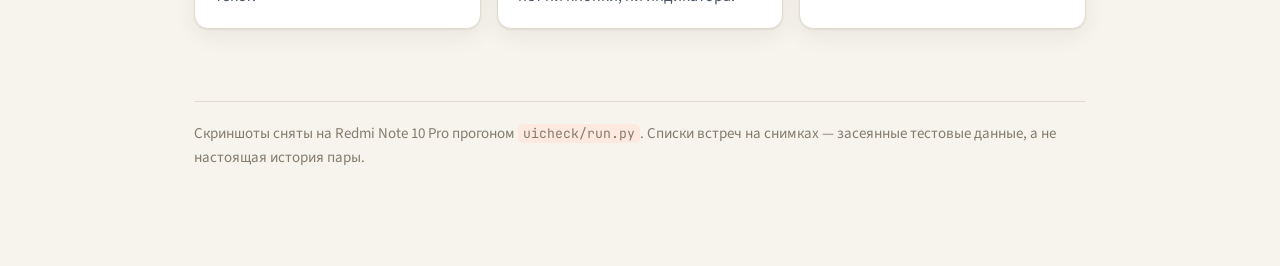
<file: walkthrough/home.html>
<!doctype html>
<html lang="ru">
<head>
<meta charset="utf-8">
<meta name="viewport" content="width=device-width,initial-scale=1">
<title>Familiar · Главный экран и архив</title>
<link rel="preconnect" href="https://fonts.googleapis.com">
<link rel="preconnect" href="https://fonts.gstatic.com" crossorigin>
<link rel="stylesheet" href="https://fonts.googleapis.com/css2?family=Poppins:wght@500;600&family=Source+Sans+3:ital,wght@0,400;0,600;1,400&family=JetBrains+Mono:wght@400&display=swap">
<link rel="stylesheet" href="styles.css">
</head>
<body>
<div class="wrap">

<nav class="sitenav">
  <a class="brand" href="index.html">Familiar</a>
  <a href="index.html">Обзор</a>
  <a href="signin.html">Вход и первый запуск</a>
  <a class="here" href="home.html">Главный экран и архив</a>
  <a href="meeting.html">Встреча</a>
  <a href="settings.html">Настройки</a>
  <a href="changes.html">Что изменилось</a>
</nav>

<header>
  <div class="eyebrow">Familiar · раздел 2 из 4</div>
  <h1>Главный экран и архив</h1>
  <p class="lede">Куда пара попадает каждый раз, открывая приложение: одна кнопка «поговорить», два счётчика и история встреч. Здесь же — архив за все месяцы и фильтр по датам.</p>
</header>

<h2 id="home-section">Главный экран</h2>
<p class="section-note">Вкладка Home. Баннер не меняется — так его нарисовал дизайнер.</p>

<div class="step" id="home">
  <figure class="shot">
    <img src="img/home.jpg" alt="Главный экран: фотография пары, карточка Love Takes Time и жёлтая кнопка" loading="lazy">
    <figcaption>home</figcaption>
  </figure>
  <div class="step-body">
    <h3><span class="num">01</span> Главный экран</h3>
    <p class="idline">
      <button class="copy" data-copy="home">home</button>
    </p>
    <p>Фотография во всю ширину, поверх неё карточка <strong>Love Takes Time</strong> с обещанием «пятнадцать минут» и жёлтая кнопка <strong>Let's have a talk</strong> — единственное действие, которого от пары ждут.</p>
    <p>В левом верхнем углу иконка профиля, в правом — пилюля с двумя счётчиками: огонёк и сердце. Внизу плавающий таб-бар: Home, Meeting, Settings.</p>
    <p class="under"><b>Под капотом:</b> экран читается из базы на самом телефоне, интернет ему не нужен. Иконка профиля открывает настройки — в макете нарисована сама иконка, но не то, куда она ведёт; это наше решение и вопрос дизайнеру.</p>
  </div>
</div>

<div class="step" id="home_scrolled">
  <figure class="shot">
    <img src="img/home_scrolled.jpg" alt="Главный экран, прокрученный вниз: список последних встреч" loading="lazy">
    <figcaption>home_scrolled</figcaption>
  </figure>
  <div class="step-body">
    <h3><span class="num">02</span> Последние встречи</h3>
    <p class="idline">
      <button class="copy" data-copy="home_scrolled">home_scrolled</button>
    </p>
    <p>Под баннером — <strong>Recent meetings</strong>: пять последних встреч. В каждой строке плашка месяца и числа, день недели со временем, первая тема и счётчик остальных («+2»). Стрелка у заголовка ведёт в полный архив.</p>
    <p class="under"><b>Под капотом:</b> темы в строке — те, что были у встречи на момент её проведения. Если пара потом поменяет набор тем, прошедшие встречи не перепишутся: каждая фиксирует свои темы при старте.</p>
  </div>
</div>

<div class="step" id="home_empty_scrolled">
  <figure class="shot">
    <img src="img/home_empty_scrolled.jpg" alt="Главный экран без встреч: картинка пустого состояния и надпись There are no records yet" loading="lazy">
    <figcaption>home_empty_scrolled</figcaption>
  </figure>
  <div class="step-body">
    <h3><span class="num">03</span> Пока встреч нет</h3>
    <p class="idline">
      <button class="copy" data-copy="home_empty_scrolled">home_empty_scrolled</button>
    </p>
    <p>Пустое состояние: на месте списка — картинка и строка <strong>There are no records yet</strong>. Так выглядит приложение сразу после онбординга. Стрелки у заголовка здесь нет: в пустой архив вести незачем, и в макете её в этом состоянии не нарисовано.</p>
    <p class="under"><b>Под капотом:</b> у этого состояния свой кадр в макете, и он на 1065 dp — длиннее экрана телефона. Поэтому в сверке с Figma он проверяется прокрученным.</p>
  </div>
</div>

<div class="step" id="home_stats">
  <figure class="shot">
    <img src="img/home_stats.jpg" alt="Шторка со счётчиками: Week streak и Total meetings" loading="lazy">
    <figcaption>home_stats · крупный план</figcaption>
  </figure>
  <div class="step-body">
    <h3><span class="num">04</span> Что означают счётчики</h3>
    <p class="idline">
      <button class="copy" data-copy="home_stats">home_stats</button>
    </p>
    <p>Нажатие на пилюлю поднимает шторку с расшифровкой: <strong>Week streak</strong> — сколько недель подряд была хотя бы одна встреча, <strong>Total meetings</strong> — сколько встреч всего.</p>
    <p class="under"><b>Под капотом:</b> сердце здесь — не лайк и вообще не оценка: это счётчик проведённых встреч. Оба числа считаются из локальной базы при каждом открытии экрана, отдельно нигде не хранятся и обнуляются вместе с историей.</p>
  </div>
</div>

<div class="step" id="missing_details">
  <figure class="shot">
    <img src="img/missing_details.jpg" alt="Шторка с предупреждением, что не заполнены имена и темы" loading="lazy">
    <figcaption>missing_details</figcaption>
  </figure>
  <div class="step-body">
    <h3><span class="num">05</span> Не хватает данных</h3>
    <p class="idline">
      <button class="copy" data-copy="missing_details">missing_details</button>
    </p>
    <p>Если пара пропустила онбординг и в приложении нет ни одного имени, шторка поднимается в момент старта встречи — по нажатию <strong>Let's have a talk</strong> или вкладки <strong>Meeting</strong>: сходите в настройки, впишите имена и выберите темы. Кнопки — <strong>Skip</strong> и <strong>Settings</strong>.</p>
    <p class="under"><b>Под капотом:</b> предупреждает, но не запрещает: <strong>Skip</strong> ведёт дальше во встречу, и пара пройдёт её как Partner 1 и Partner 2. Спрашивает один раз, пока приложение запущено: после Skip или Settings до следующего запуска шторки не будет. Если её просто смахнуть, это не ответ — спросит при следующем старте встречи.</p>
  </div>
</div>

<h2 id="archive">Архив</h2>
<p class="section-note">Стрелка у Recent meetings на главном экране. Все встречи, какие были, сгруппированные по месяцам.</p>

<div class="step" id="all_meetings">
  <figure class="shot">
    <img src="img/all_meetings.jpg" alt="Экран All meetings: встречи, сгруппированные по месяцам" loading="lazy">
    <figcaption>all_meetings</figcaption>
  </figure>
  <div class="step-body">
    <h3><span class="num">06</span> Все встречи</h3>
    <p class="idline">
      <button class="copy" data-copy="all_meetings">all_meetings</button>
    </p>
    <p>Заголовок месяца, под ним строки встреч — такие же, как на главной. Строка открывает встречу целиком.</p>
    <p>В правом верхнем углу — иконка календаря: это фильтр.</p>
    <p class="under"><b>Под капотом:</b> экран показывает только завершённые встречи. Прерванная лежит черновиком и в архив не попадает, пока пара её не доведёт.</p>
  </div>
</div>

<div class="step" id="all_meetings_filter">
  <figure class="shot">
    <img src="img/all_meetings_filter.jpg" alt="Шторка фильтра: All dates, Last 7 days, Last 30 days, Last 12 month" loading="lazy">
    <figcaption>all_meetings_filter</figcaption>
  </figure>
  <div class="step-body">
    <h3><span class="num">07</span> Фильтр по датам</h3>
    <p class="idline">
      <button class="copy" data-copy="all_meetings_filter">all_meetings_filter</button>
    </p>
    <p>Четыре периода: <strong>All dates</strong>, <strong>Last 7 days</strong>, <strong>Last 30 days</strong>, <strong>Last 12 month</strong>. Выбранный отмечен галочкой.</p>
    <p class="under"><b>Под капотом:</b> фильтр живёт, пока экран открыт, и не запоминается. Пустого состояния «под фильтр ничего не попало» в макете нет — вопрос дизайнеру.</p>
  </div>
</div>

<div class="step" id="all_meetings_filtered">
  <figure class="shot">
    <img src="img/all_meetings_filtered.jpg" alt="Архив с плашкой Last 30 days под заголовком" loading="lazy">
    <figcaption>all_meetings_filtered</figcaption>
  </figure>
  <div class="step-body">
    <h3><span class="num">08</span> Фильтр выбран</h3>
    <p class="idline">
      <button class="copy" data-copy="all_meetings_filtered">all_meetings_filtered</button>
    </p>
    <p>Под заголовком появляется плашка с выбранным периодом, например <strong>Last 30 days</strong>. Крестик на ней возвращает все даты.</p>
    <p class="under"><b>Под капотом:</b> в макете плашки нет — её добавили по вопросу тестировщицы. Без неё выбранный период было видно только в открытой шторке, и короткий список читался как «мы редко встречаемся».</p>
  </div>
</div>

<div class="step" id="past_meeting">
  <figure class="shot">
    <img src="img/summary.jpg" alt="Экран прошедшей встречи — тот же, что итог встречи" loading="lazy">
    <figcaption>summary · тот же экран</figcaption>
  </figure>
  <div class="step-body">
    <h3><span class="num">09</span> Прошедшая встреча</h3>
    <p class="idline">
      <button class="copy" data-copy="summary">summary</button>
    </p>
    <p>Встреча из архива открывается тем же экраном, что и итог сразу после разговора. В макете это два кадра, но тексты в них совпадают дословно, поэтому экран один. Отличие одно: у встречи из архива нет кнопки <strong>Back to home</strong> — только стрелка назад, в архив, и <strong>Send summary to emails</strong> на всю ширину. Подробный разбор — в разделе <a href="meeting.html#recap_top">Встреча</a>.</p>
    <p class="under"><b>Под капотом:</b> всё, что показано, лежит в локальной базе: настроение, планы, благодарности, вопрос-разогрев. Ничего не досчитывается заново при открытии.</p>
  </div>
</div>

<h2 id="share">Выгрузка истории</h2>
<div class="cards">
  <div class="card">
    <h4>Поделиться текстом</h4>
    <p>Вся история выгружается простым текстом через системное «Поделиться» — в заметки, в мессенджер, письмом. Формат заказчик подтвердил: простой текст.</p>
  </div>
  <div class="card">
    <h4>Копия в облаке</h4>
    <p>История пишется на телефон, а копия сама уезжает в Supabase. На новом телефоне встречи возвращаются при входе в тот же аккаунт — в интерфейсе для этого нет ни кнопки, ни индикатора.</p>
  </div>
  <div class="card">
    <h4>Лайков нет</h4>
    <p>Сердце в счётчике и сердце на вкладке Meeting — это иконки, а не оценки. Ставить лайк встрече, теме или заметке в продукте негде и не задумано.</p>
  </div>
</div>

<footer>
  Скриншоты сняты на Redmi Note 10 Pro прогоном <code>uicheck/run.py</code>. Списки встреч на снимках — засеянные тестовые данные, а не настоящая история пары.
</footer>

</div>
<script src="app.js"></script>
</body>
</html>
</file>
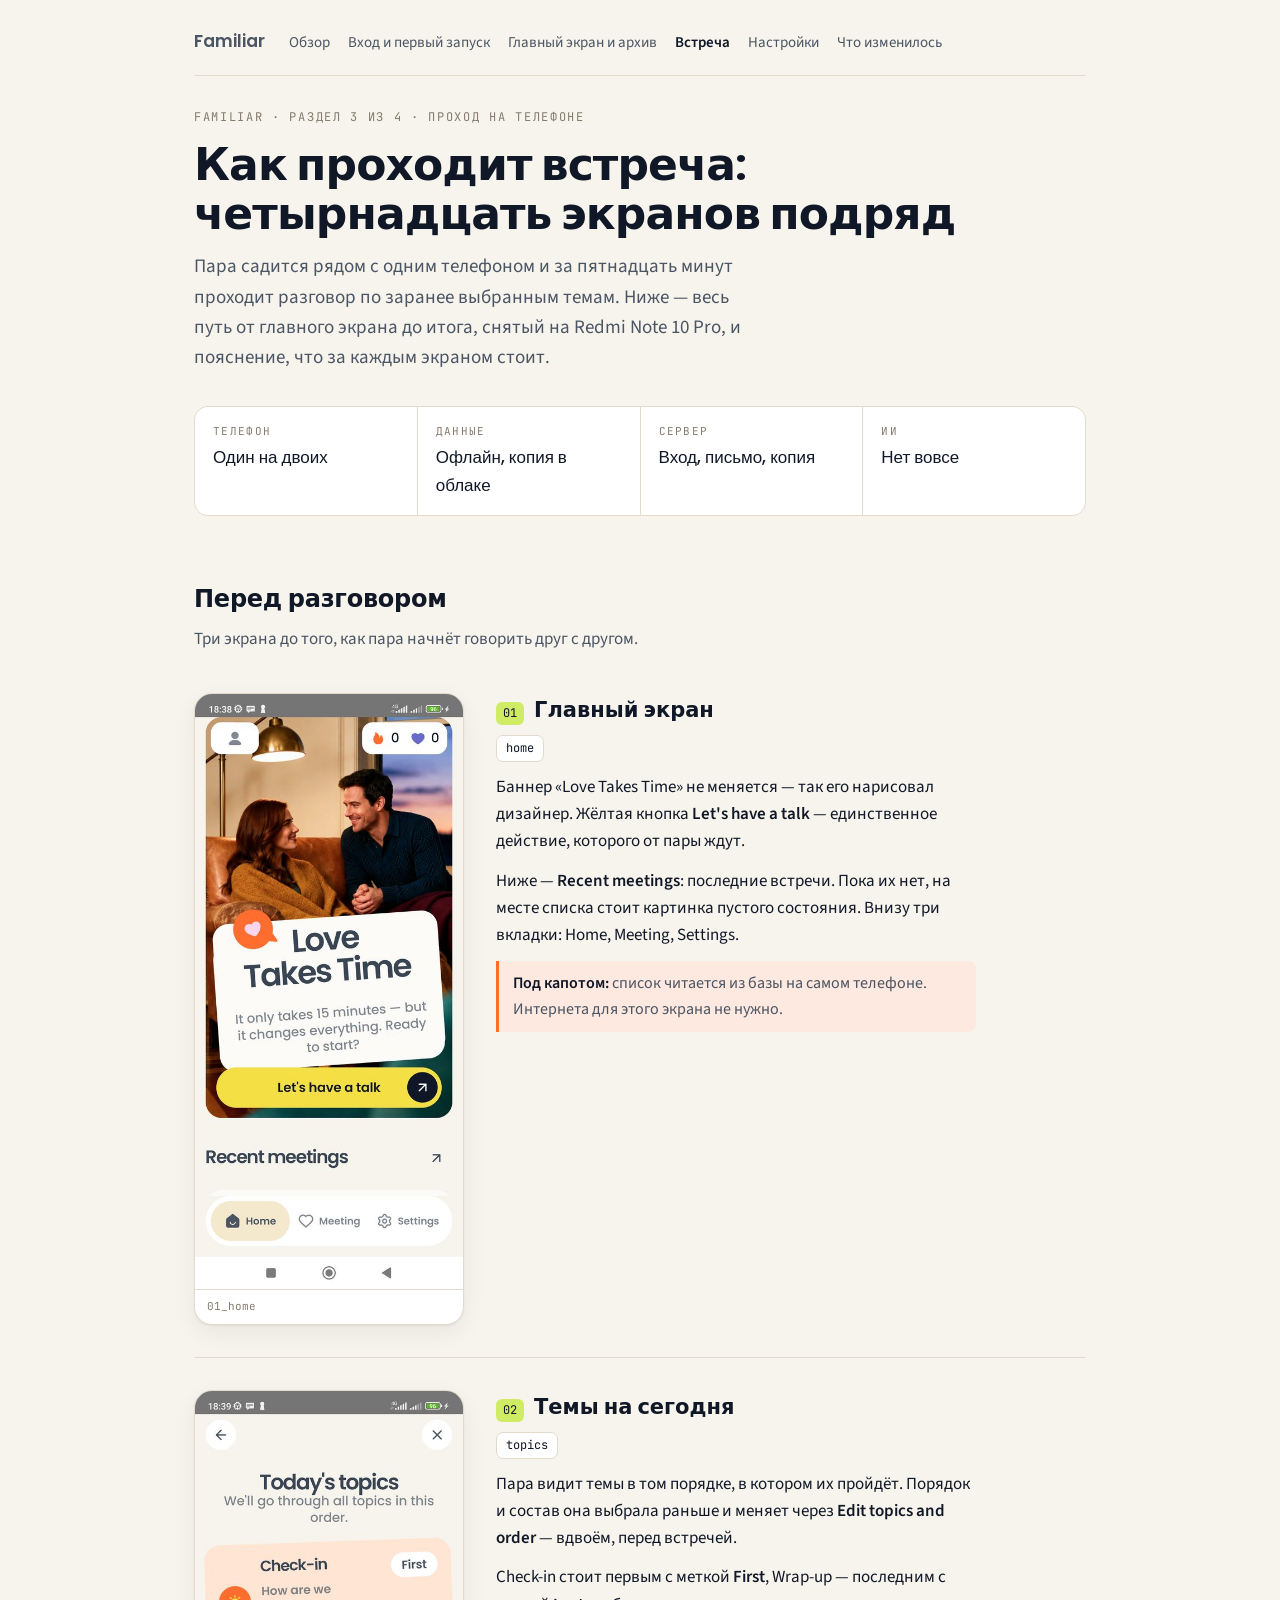
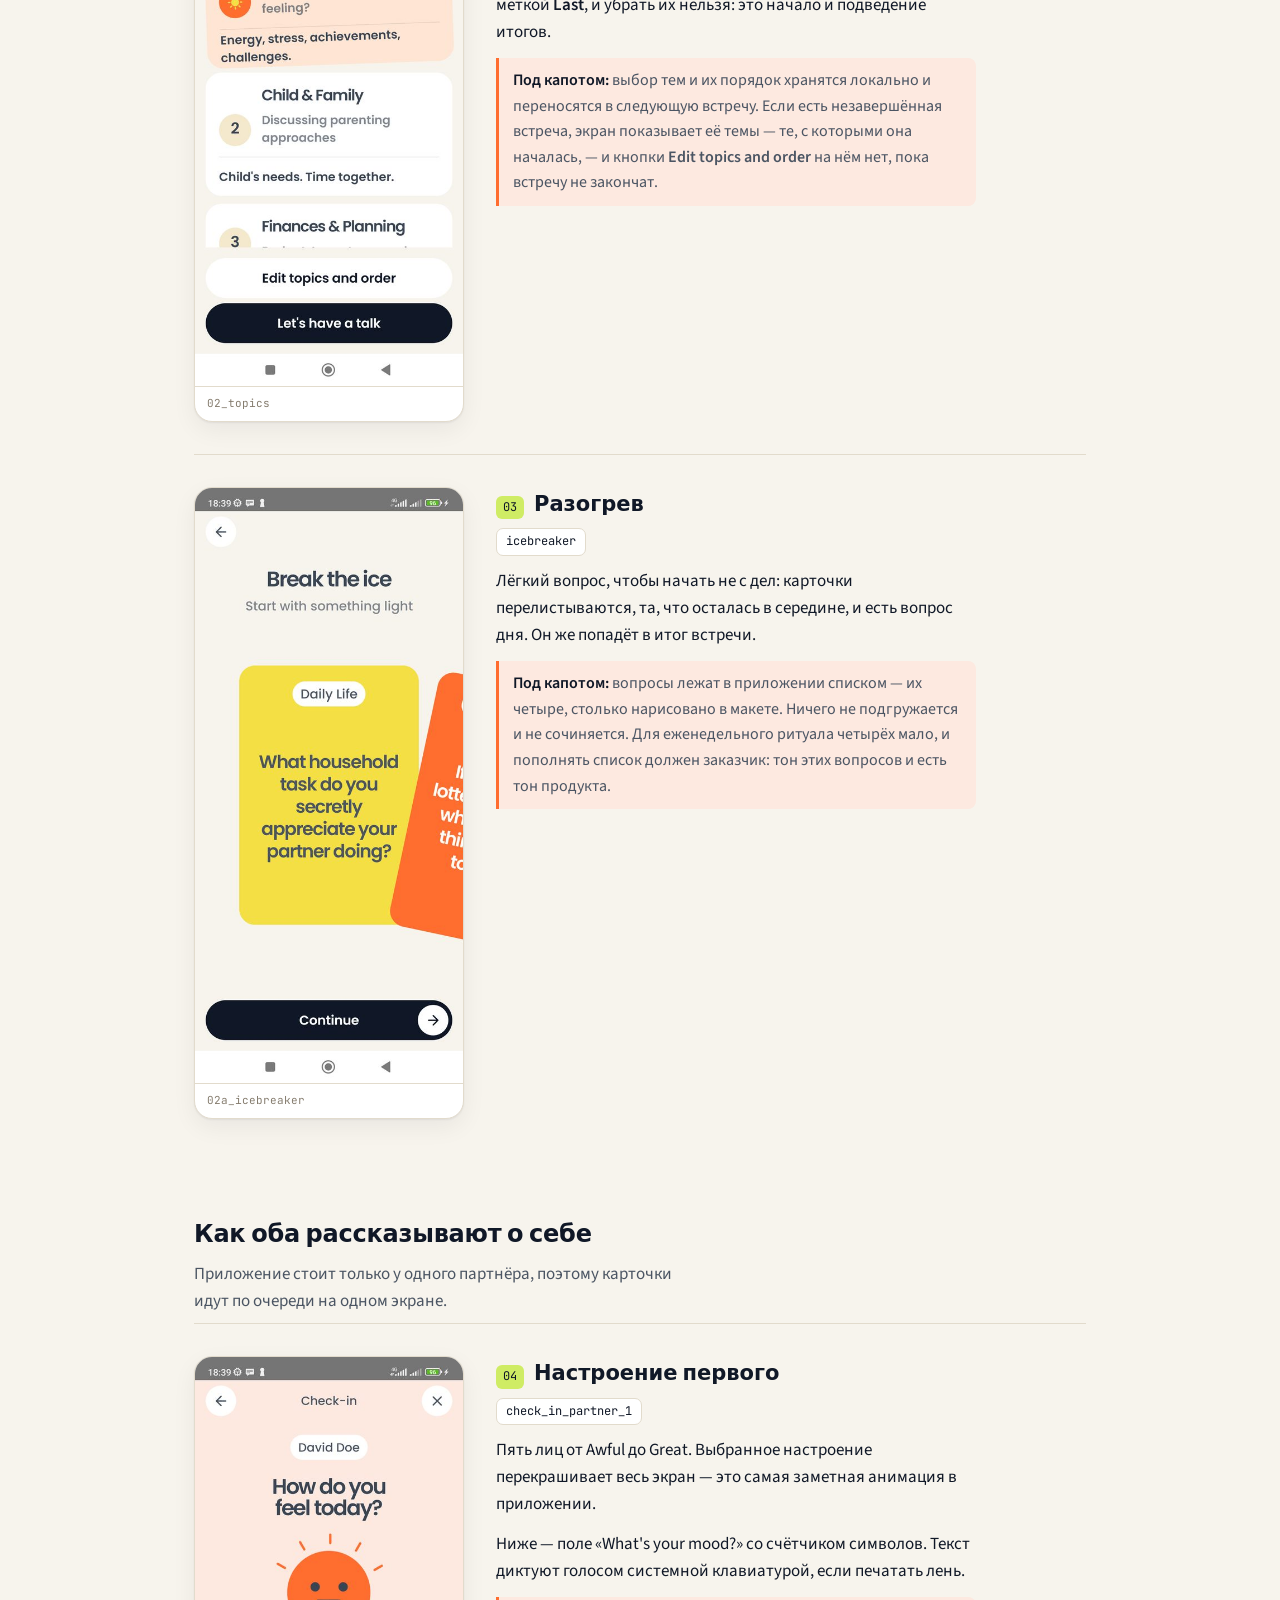
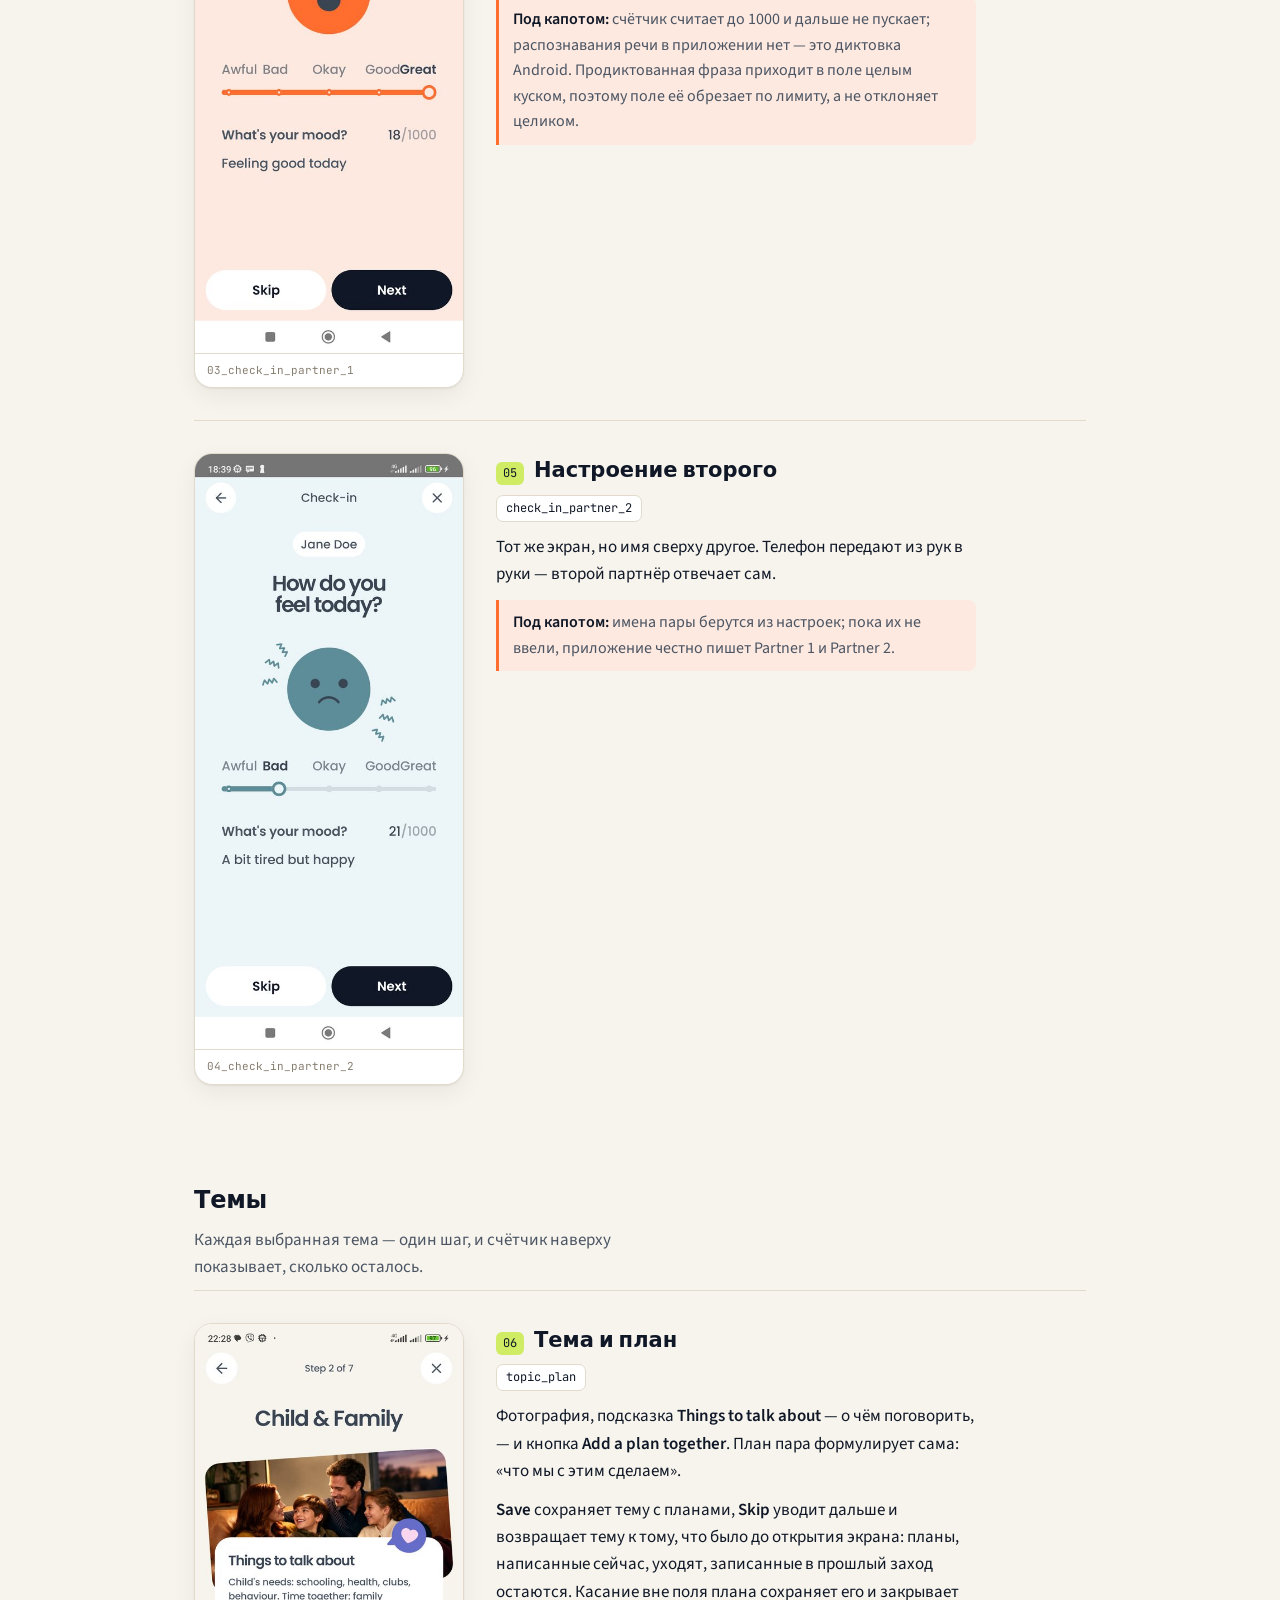
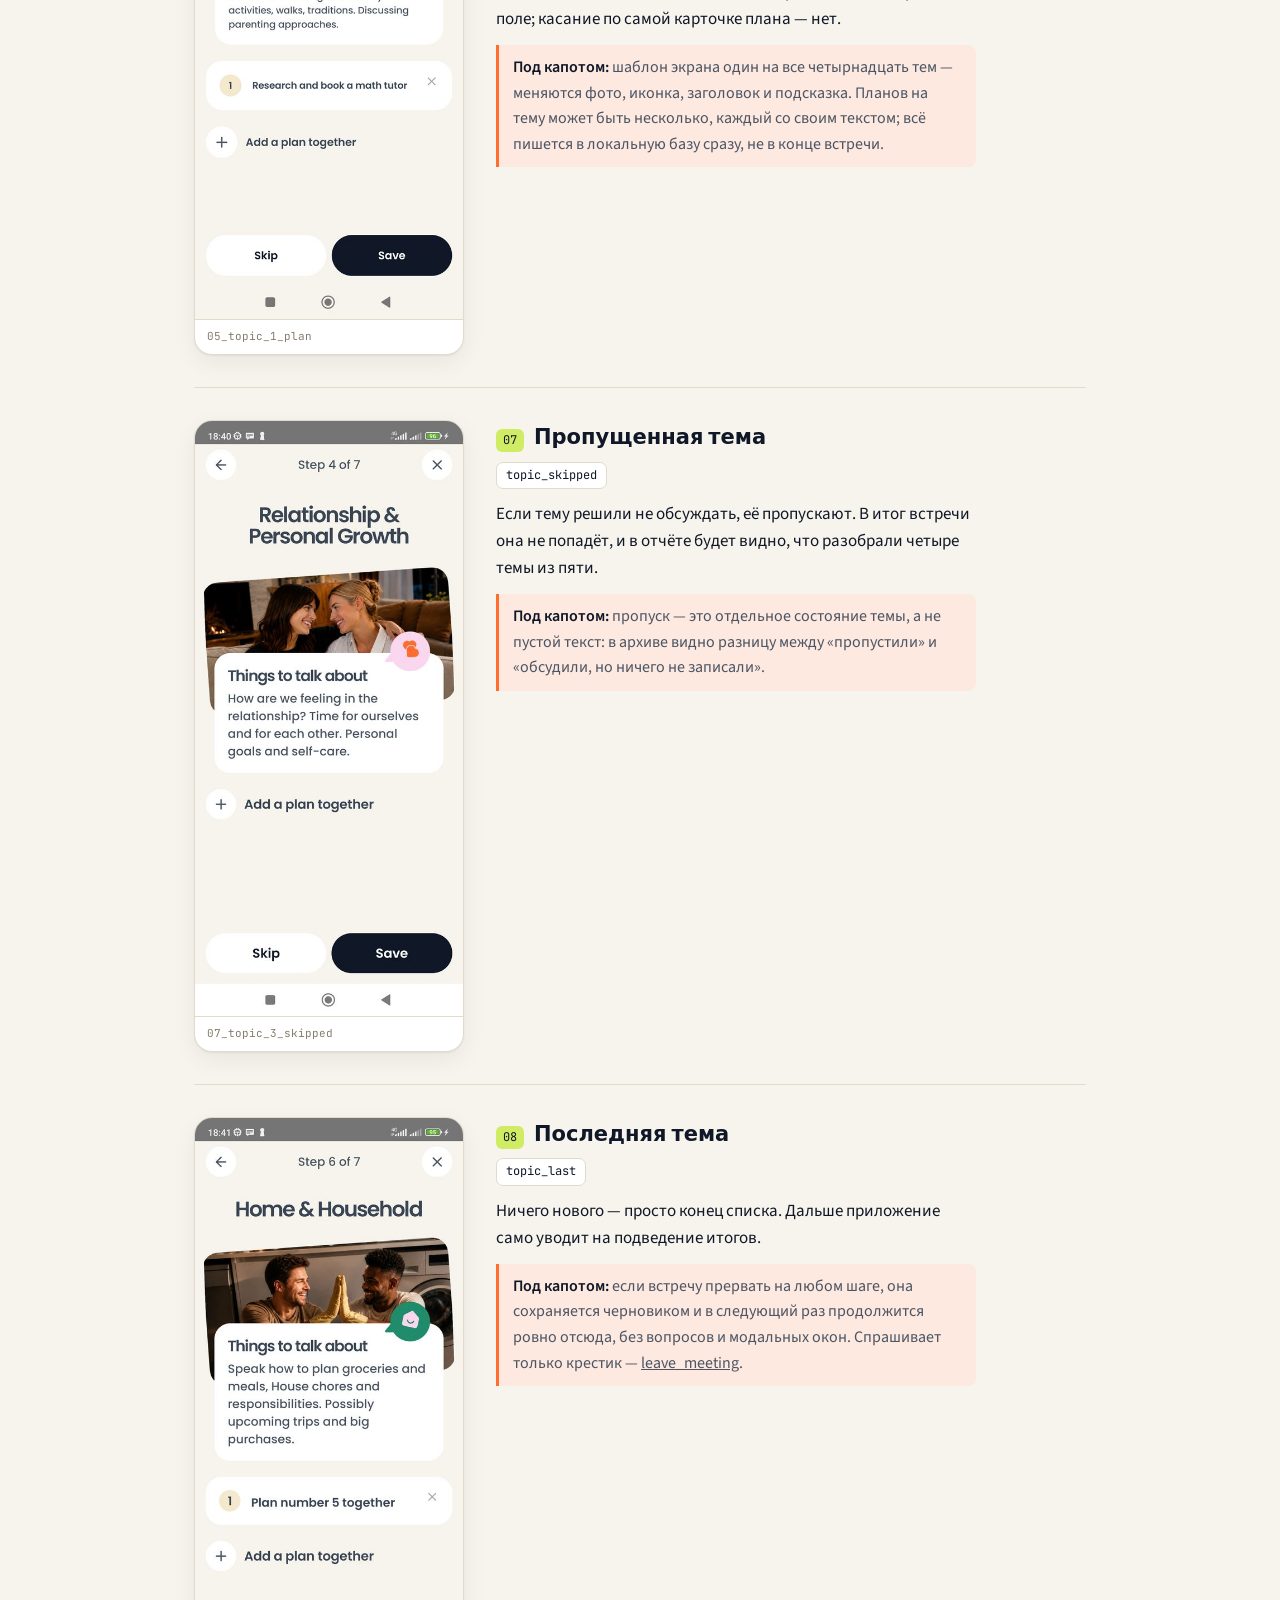
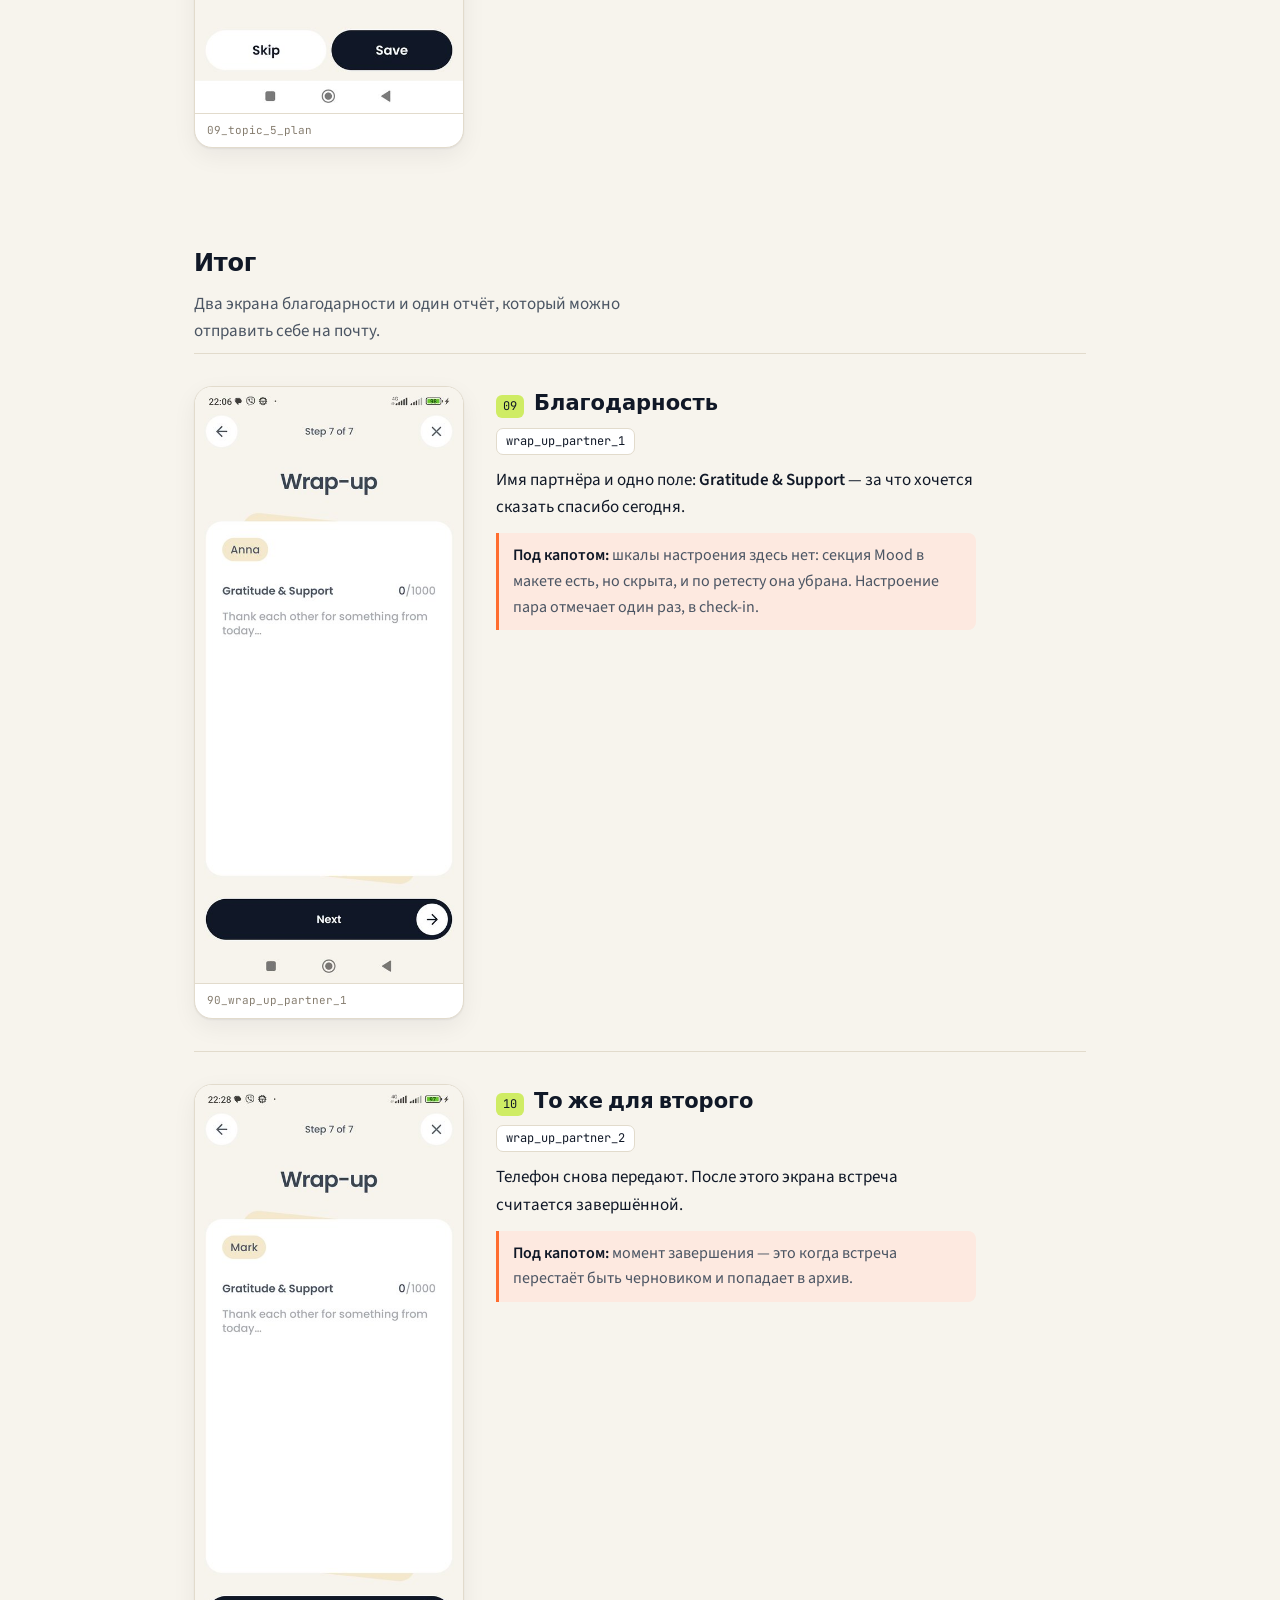
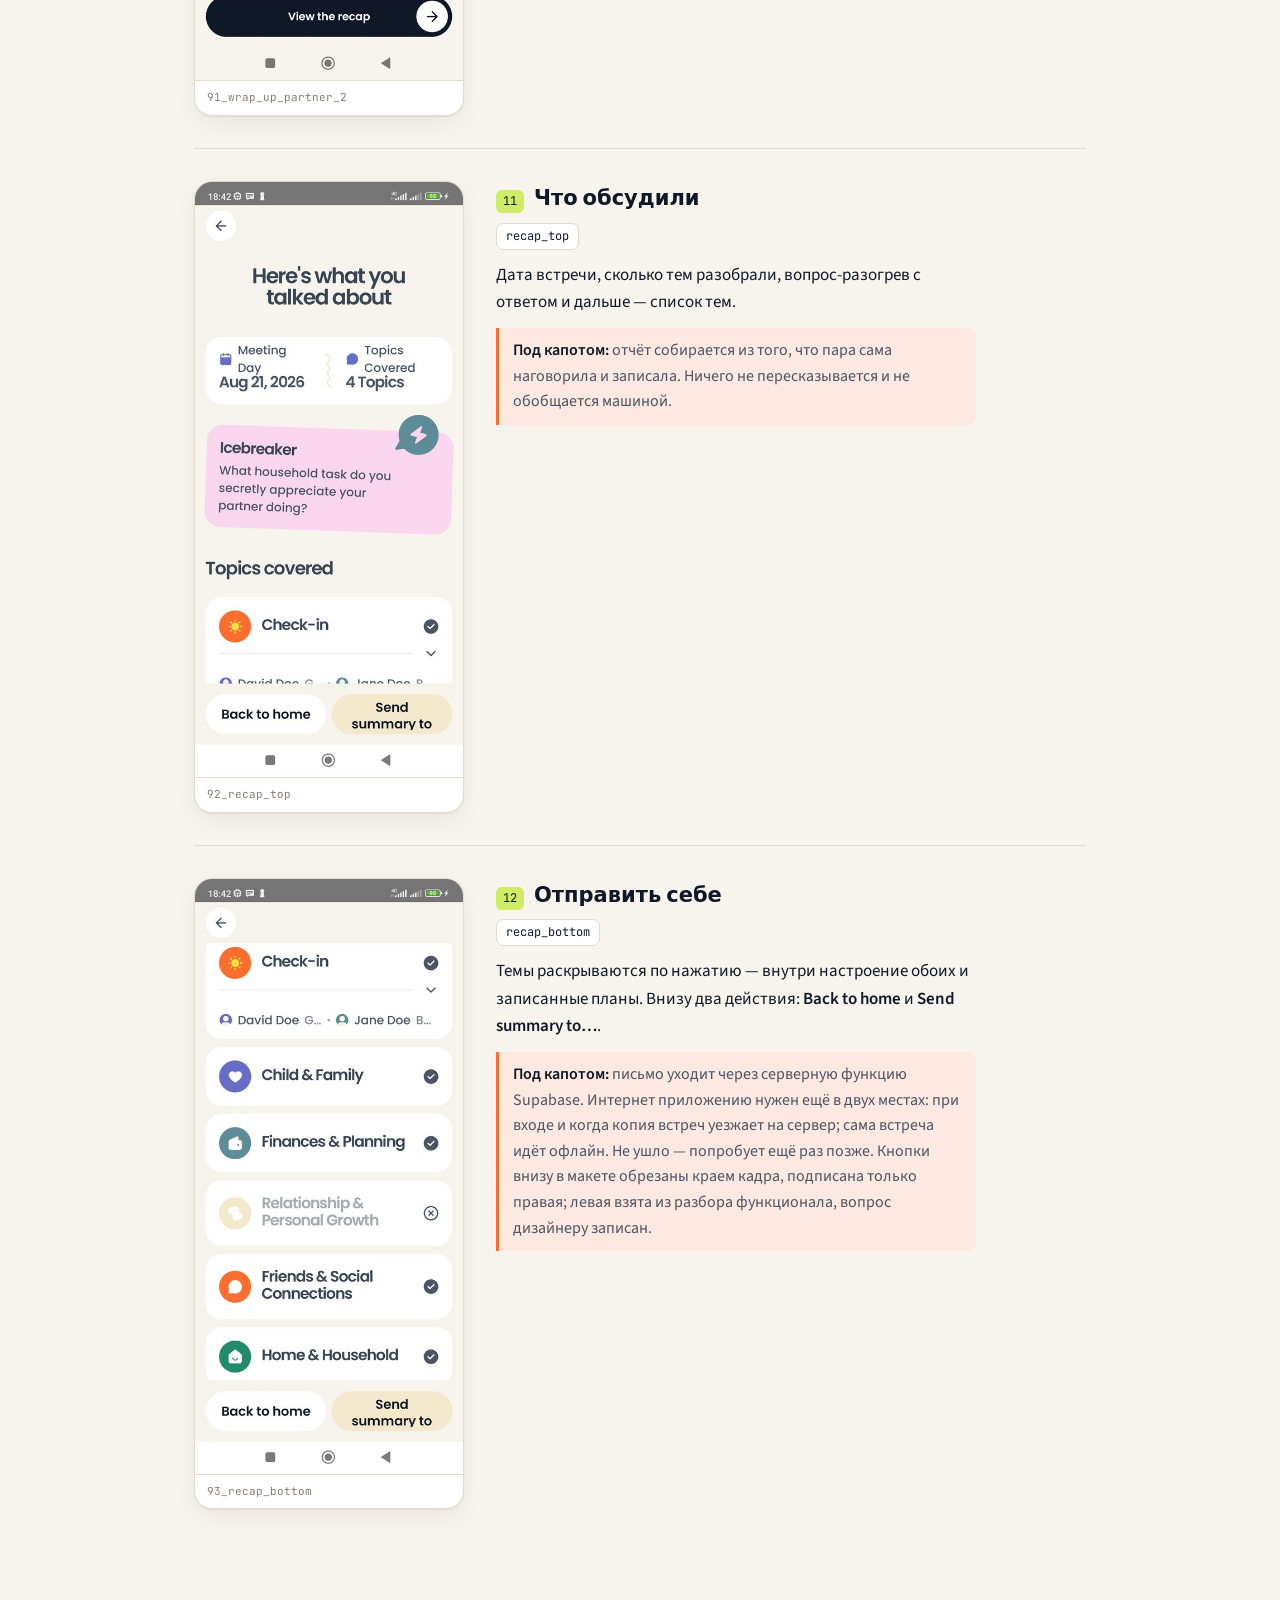
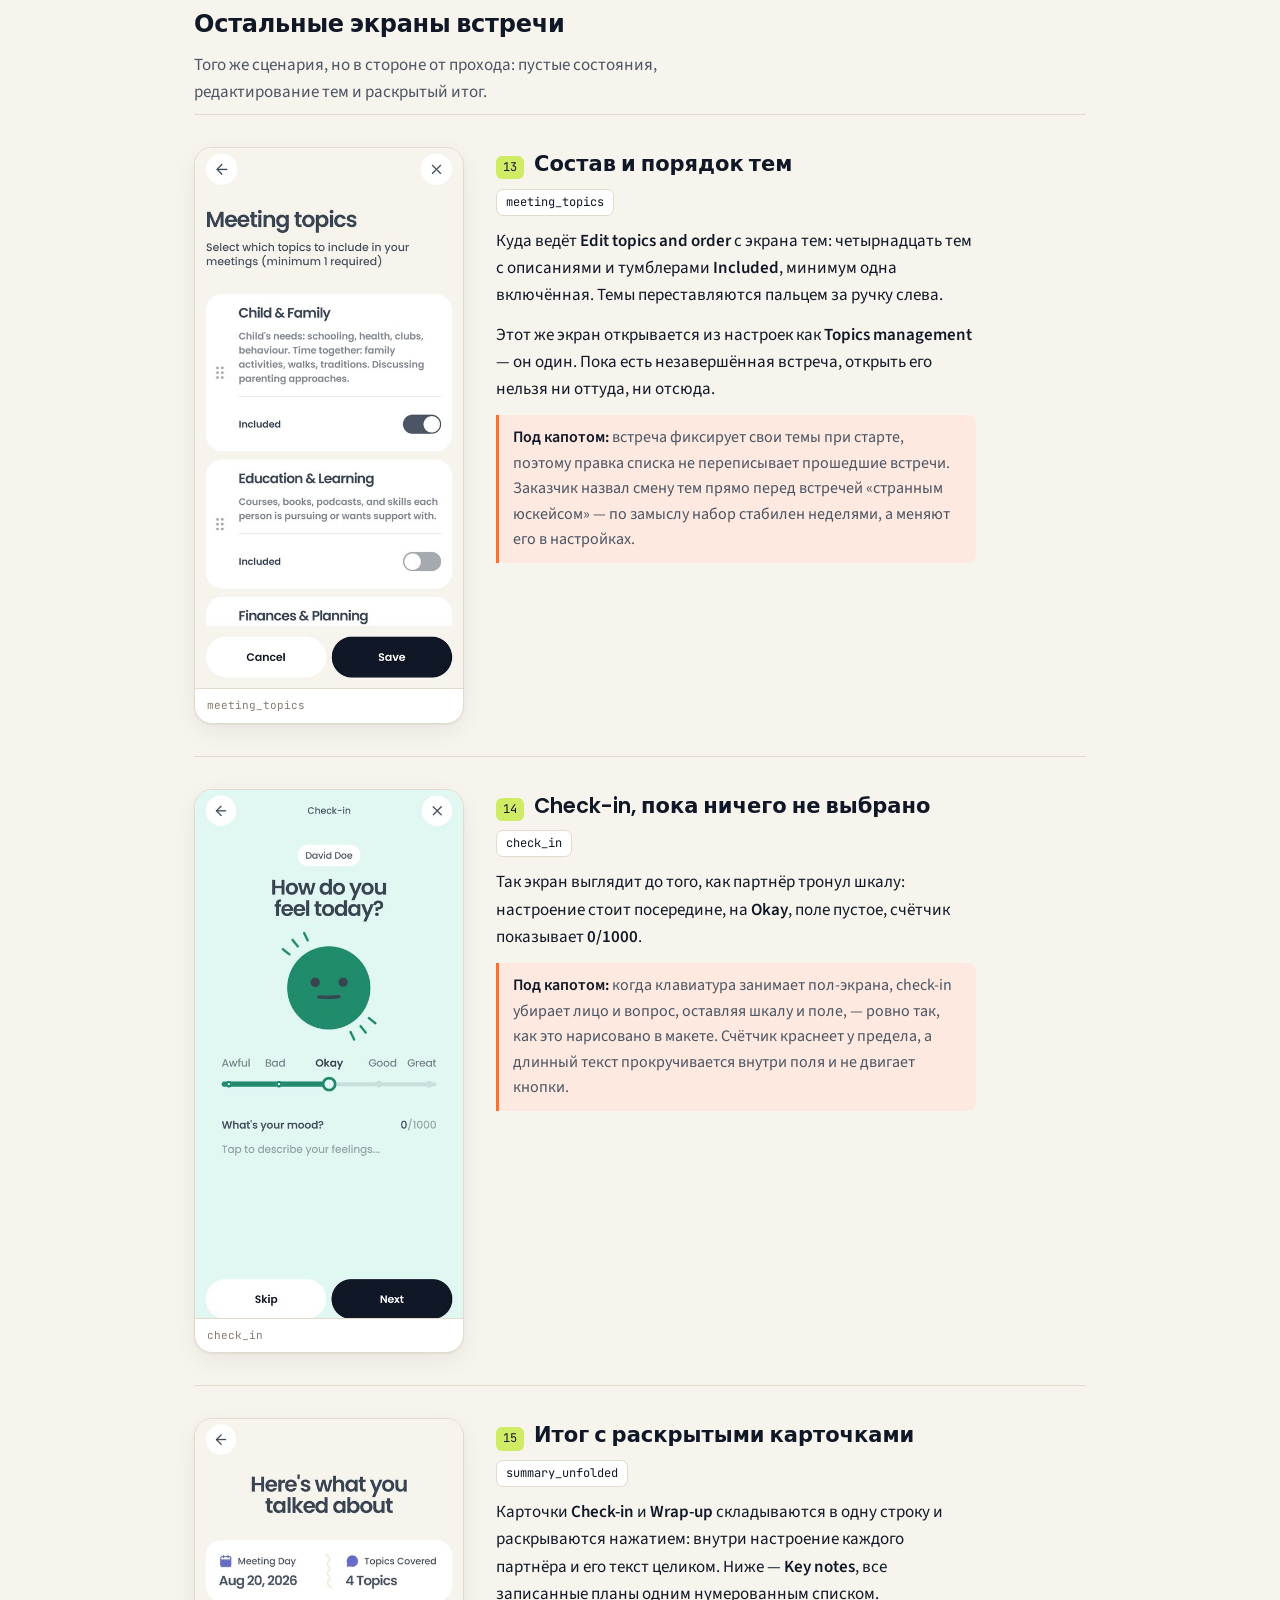
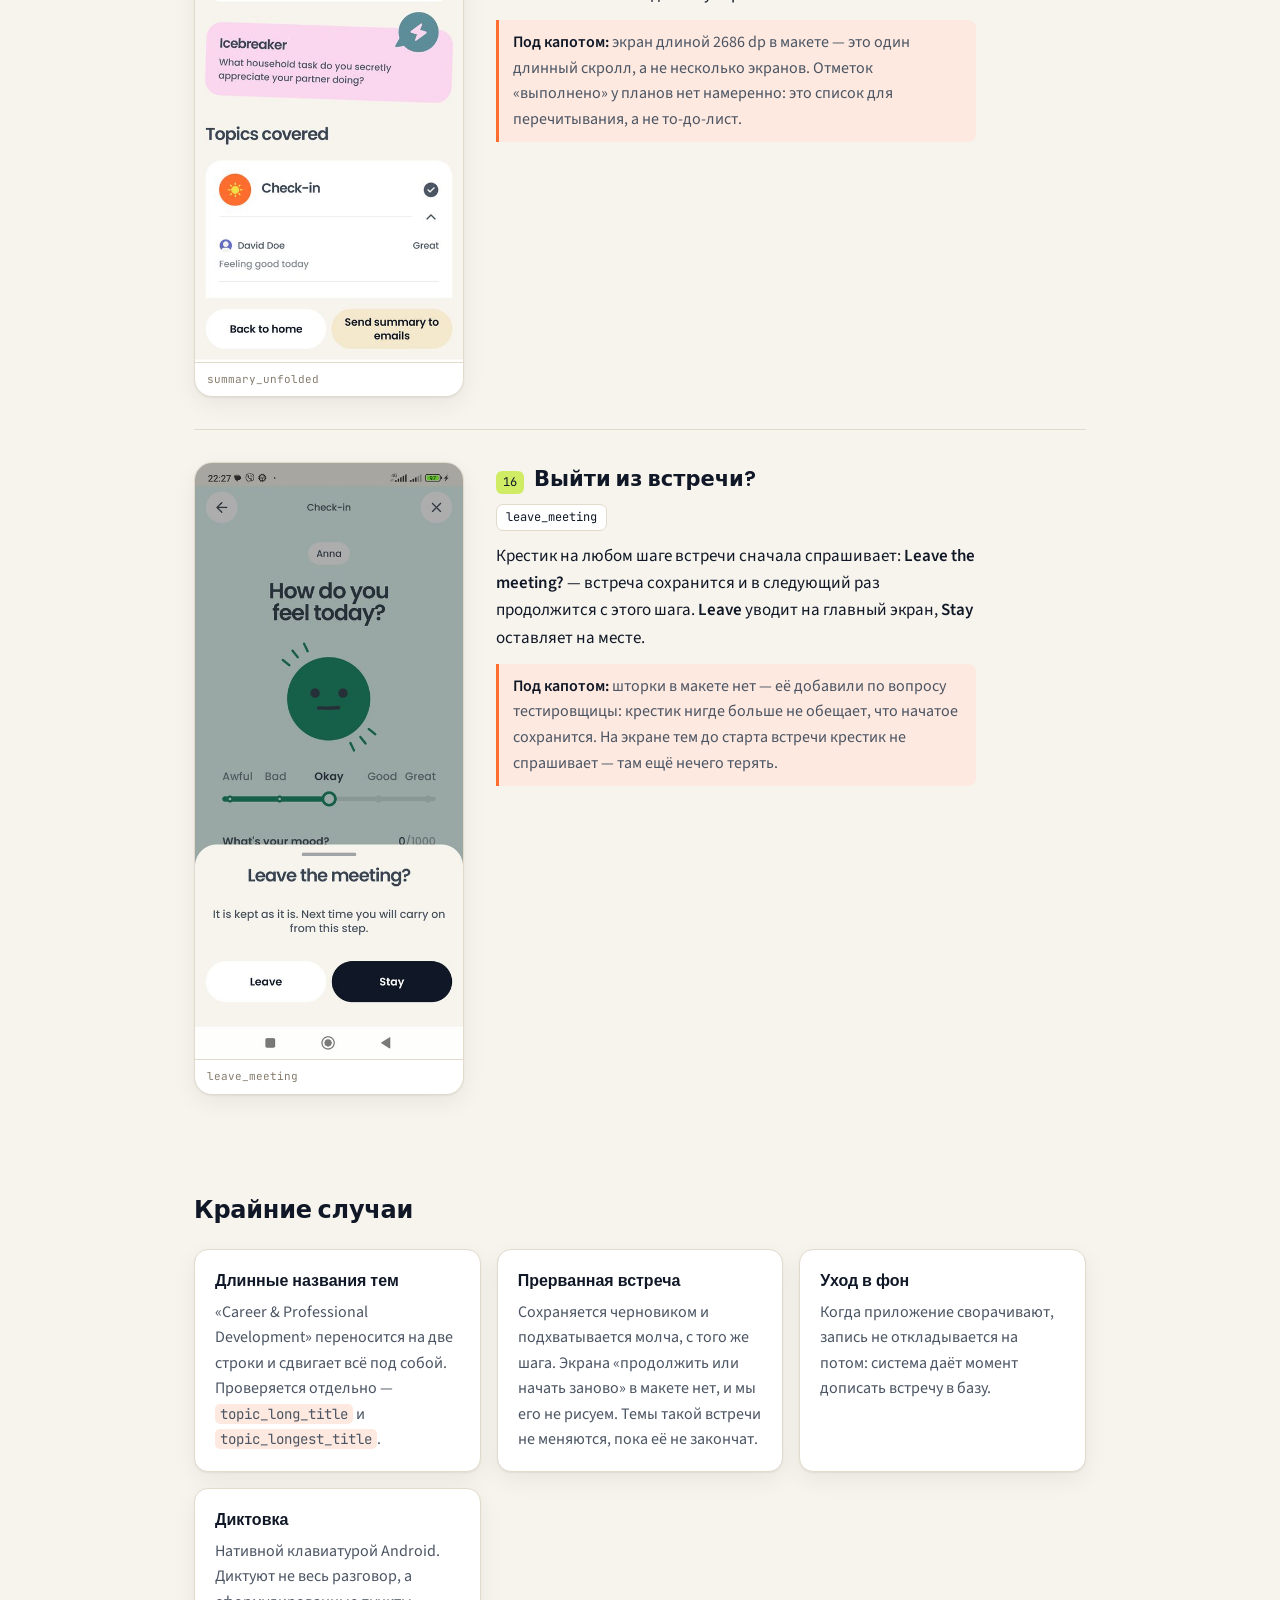
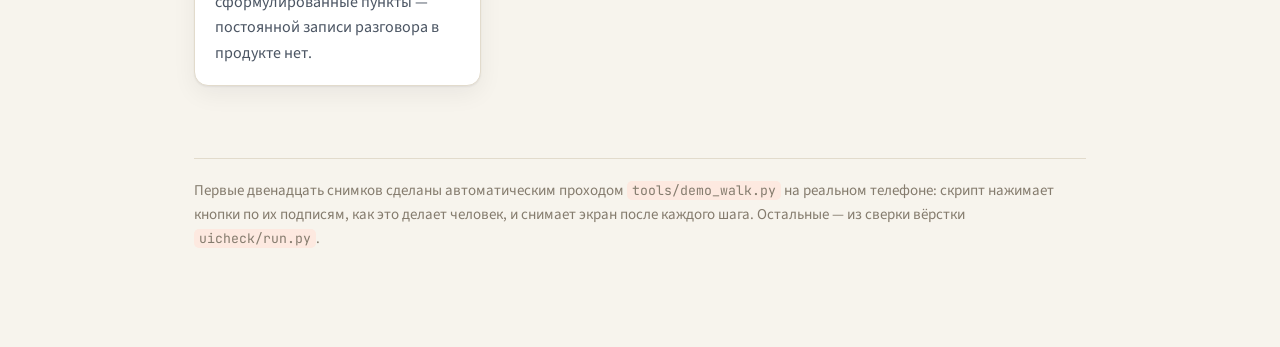
<file: walkthrough/meeting.html>
<!doctype html>
<html lang="ru">
<head>
<meta charset="utf-8">
<meta name="viewport" content="width=device-width,initial-scale=1">
<title>Familiar · Встреча</title>
<link rel="preconnect" href="https://fonts.googleapis.com">
<link rel="preconnect" href="https://fonts.gstatic.com" crossorigin>
<link rel="stylesheet" href="https://fonts.googleapis.com/css2?family=Poppins:wght@500;600&family=Source+Sans+3:ital,wght@0,400;0,600;1,400&family=JetBrains+Mono:wght@400&display=swap">
<link rel="stylesheet" href="styles.css">
</head>
<body>
<div class="wrap">

<nav class="sitenav">
  <a class="brand" href="index.html">Familiar</a>
  <a href="index.html">Обзор</a>
  <a href="signin.html">Вход и первый запуск</a>
  <a href="home.html">Главный экран и архив</a>
  <a class="here" href="meeting.html">Встреча</a>
  <a href="settings.html">Настройки</a>
  <a href="changes.html">Что изменилось</a>
</nav>

<header>
  <div class="eyebrow">Familiar · раздел 3 из 4 · проход на телефоне</div>
  <h1>Как проходит встреча: четырнадцать экранов подряд</h1>
  <p class="lede">Пара садится рядом с одним телефоном и за пятнадцать минут проходит разговор по заранее выбранным темам. Ниже — весь путь от главного экрана до итога, снятый на Redmi Note 10 Pro, и пояснение, что за каждым экраном стоит.</p>
</header>

<dl class="facts">
  <div class="fact"><dt>Телефон</dt><dd>Один на двоих</dd></div>
  <div class="fact"><dt>Данные</dt><dd>Офлайн, копия в облаке</dd></div>
  <div class="fact"><dt>Сервер</dt><dd>Вход, письмо, копия</dd></div>
  <div class="fact"><dt>ИИ</dt><dd>Нет вовсе</dd></div>
</dl>

<h2 id="before">Перед разговором</h2>
<p class="section-note">Три экрана до того, как пара начнёт говорить друг с другом.</p>

<div class="step" id="home">
  <figure class="shot">
    <img src="img/demo_01_home.jpg" alt="Главный экран с баннером и кнопкой Let's have a talk" loading="lazy">
    <figcaption>01_home</figcaption>
  </figure>
  <div class="step-body">
    <h3><span class="num">01</span> Главный экран</h3>
    <p class="idline">
      <button class="copy" data-copy="home">home</button>
    </p>
    <p>Баннер «Love Takes Time» не меняется — так его нарисовал дизайнер. Жёлтая кнопка <strong>Let's have a talk</strong> — единственное действие, которого от пары ждут.</p>
    <p>Ниже — <strong>Recent meetings</strong>: последние встречи. Пока их нет, на месте списка стоит картинка пустого состояния. Внизу три вкладки: Home, Meeting, Settings.</p>
    <p class="under"><b>Под капотом:</b> список читается из базы на самом телефоне. Интернета для этого экрана не нужно.</p>
  </div>
</div>

<div class="step" id="topics">
  <figure class="shot">
    <img src="img/demo_02_topics.jpg" alt="Список тем на сегодня" loading="lazy">
    <figcaption>02_topics</figcaption>
  </figure>
  <div class="step-body">
    <h3><span class="num">02</span> Темы на сегодня</h3>
    <p class="idline">
      <button class="copy" data-copy="topics">topics</button>
    </p>
    <p>Пара видит темы в том порядке, в котором их пройдёт. Порядок и состав она выбрала раньше и меняет через <strong>Edit topics and order</strong> — вдвоём, перед встречей.</p>
    <p>Check-in стоит первым с меткой <strong>First</strong>, Wrap-up — последним с меткой <strong>Last</strong>, и убрать их нельзя: это начало и подведение итогов.</p>
    <p class="under"><b>Под капотом:</b> выбор тем и их порядок хранятся локально и переносятся в следующую встречу. Если есть незавершённая встреча, экран показывает её темы — те, с которыми она началась, — и кнопки <strong>Edit topics and order</strong> на нём нет, пока встречу не закончат.</p>
  </div>
</div>

<div class="step" id="icebreaker">
  <figure class="shot">
    <img src="img/demo_02a_icebreaker.jpg" alt="Экран айсбрейкера с карточками-вопросами" loading="lazy">
    <figcaption>02a_icebreaker</figcaption>
  </figure>
  <div class="step-body">
    <h3><span class="num">03</span> Разогрев</h3>
    <p class="idline">
      <button class="copy" data-copy="icebreaker">icebreaker</button>
    </p>
    <p>Лёгкий вопрос, чтобы начать не с дел: карточки перелистываются, та, что осталась в середине, и есть вопрос дня. Он же попадёт в итог встречи.</p>
    <p class="under"><b>Под капотом:</b> вопросы лежат в приложении списком — их четыре, столько нарисовано в макете. Ничего не подгружается и не сочиняется. Для еженедельного ритуала четырёх мало, и пополнять список должен заказчик: тон этих вопросов и есть тон продукта.</p>
  </div>
</div>

<h2 id="check-in">Как оба рассказывают о себе</h2>
<p class="section-note">Приложение стоит только у одного партнёра, поэтому карточки идут по очереди на одном экране.</p>

<div class="step" id="check_in_partner_1">
  <figure class="shot">
    <img src="img/demo_03_check_in_partner_1.jpg" alt="Check-in первого партнёра, шкала настроения" loading="lazy">
    <figcaption>03_check_in_partner_1</figcaption>
  </figure>
  <div class="step-body">
    <h3><span class="num">04</span> Настроение первого</h3>
    <p class="idline">
      <button class="copy" data-copy="check_in_partner_1">check_in_partner_1</button>
    </p>
    <p>Пять лиц от Awful до Great. Выбранное настроение перекрашивает весь экран — это самая заметная анимация в приложении.</p>
    <p>Ниже — поле «What's your mood?» со счётчиком символов. Текст диктуют голосом системной клавиатурой, если печатать лень.</p>
    <p class="under"><b>Под капотом:</b> счётчик считает до 1000 и дальше не пускает; распознавания речи в приложении нет — это диктовка Android. Продиктованная фраза приходит в поле целым куском, поэтому поле её обрезает по лимиту, а не отклоняет целиком.</p>
  </div>
</div>

<div class="step" id="check_in_partner_2">
  <figure class="shot">
    <img src="img/demo_04_check_in_partner_2.jpg" alt="Check-in второго партнёра" loading="lazy">
    <figcaption>04_check_in_partner_2</figcaption>
  </figure>
  <div class="step-body">
    <h3><span class="num">05</span> Настроение второго</h3>
    <p class="idline">
      <button class="copy" data-copy="check_in_partner_2">check_in_partner_2</button>
    </p>
    <p>Тот же экран, но имя сверху другое. Телефон передают из рук в руки — второй партнёр отвечает сам.</p>
    <p class="under"><b>Под капотом:</b> имена пары берутся из настроек; пока их не ввели, приложение честно пишет Partner 1 и Partner 2.</p>
  </div>
</div>

<h2 id="topics-section">Темы</h2>
<p class="section-note">Каждая выбранная тема — один шаг, и счётчик наверху показывает, сколько осталось.</p>

<div class="step" id="topic_plan">
  <figure class="shot">
    <img src="img/demo_05_topic_1_plan.jpg" alt="Экран темы с планом" loading="lazy">
    <figcaption>05_topic_1_plan</figcaption>
  </figure>
  <div class="step-body">
    <h3><span class="num">06</span> Тема и план</h3>
    <p class="idline">
      <button class="copy" data-copy="topic_plan">topic_plan</button>
    </p>
    <p>Фотография, подсказка <strong>Things to talk about</strong> — о чём поговорить, — и кнопка <strong>Add a plan together</strong>. План пара формулирует сама: «что мы с этим сделаем».</p>
    <p><strong>Save</strong> сохраняет тему с планами, <strong>Skip</strong> уводит дальше и возвращает тему к тому, что было до открытия экрана: планы, написанные сейчас, уходят, записанные в прошлый заход остаются. Касание вне поля плана сохраняет его и закрывает поле; касание по самой карточке плана — нет.</p>
    <p class="under"><b>Под капотом:</b> шаблон экрана один на все четырнадцать тем — меняются фото, иконка, заголовок и подсказка. Планов на тему может быть несколько, каждый со своим текстом; всё пишется в локальную базу сразу, не в конце встречи.</p>
  </div>
</div>

<div class="step" id="topic_skipped">
  <figure class="shot">
    <img src="img/demo_07_topic_3_skipped.jpg" alt="Пропущенная тема" loading="lazy">
    <figcaption>07_topic_3_skipped</figcaption>
  </figure>
  <div class="step-body">
    <h3><span class="num">07</span> Пропущенная тема</h3>
    <p class="idline">
      <button class="copy" data-copy="topic_skipped">topic_skipped</button>
    </p>
    <p>Если тему решили не обсуждать, её пропускают. В итог встречи она не попадёт, и в отчёте будет видно, что разобрали четыре темы из пяти.</p>
    <p class="under"><b>Под капотом:</b> пропуск — это отдельное состояние темы, а не пустой текст: в архиве видно разницу между «пропустили» и «обсудили, но ничего не записали».</p>
  </div>
</div>

<div class="step" id="topic_last">
  <figure class="shot">
    <img src="img/demo_09_topic_5_plan.jpg" alt="Последняя тема встречи" loading="lazy">
    <figcaption>09_topic_5_plan</figcaption>
  </figure>
  <div class="step-body">
    <h3><span class="num">08</span> Последняя тема</h3>
    <p class="idline">
      <button class="copy" data-copy="topic_last">topic_last</button>
    </p>
    <p>Ничего нового — просто конец списка. Дальше приложение само уводит на подведение итогов.</p>
    <p class="under"><b>Под капотом:</b> если встречу прервать на любом шаге, она сохраняется черновиком и в следующий раз продолжится ровно отсюда, без вопросов и модальных окон. Спрашивает только крестик — <a href="#leave_meeting">leave_meeting</a>.</p>
  </div>
</div>

<h2 id="wrap-up">Итог</h2>
<p class="section-note">Два экрана благодарности и один отчёт, который можно отправить себе на почту.</p>

<div class="step" id="wrap_up_partner_1">
  <figure class="shot">
    <img src="img/demo_90_wrap_up_partner_1.jpg" alt="Wrap-up первого партнёра" loading="lazy">
    <figcaption>90_wrap_up_partner_1</figcaption>
  </figure>
  <div class="step-body">
    <h3><span class="num">09</span> Благодарность</h3>
    <p class="idline">
      <button class="copy" data-copy="wrap_up_partner_1">wrap_up_partner_1</button>
    </p>
    <p>Имя партнёра и одно поле: <strong>Gratitude &amp; Support</strong> — за что хочется сказать спасибо сегодня.</p>
    <p class="under"><b>Под капотом:</b> шкалы настроения здесь нет: секция Mood в макете есть, но скрыта, и по ретесту она убрана. Настроение пара отмечает один раз, в check-in.</p>
  </div>
</div>

<div class="step" id="wrap_up_partner_2">
  <figure class="shot">
    <img src="img/demo_91_wrap_up_partner_2.jpg" alt="Wrap-up второго партнёра" loading="lazy">
    <figcaption>91_wrap_up_partner_2</figcaption>
  </figure>
  <div class="step-body">
    <h3><span class="num">10</span> То же для второго</h3>
    <p class="idline">
      <button class="copy" data-copy="wrap_up_partner_2">wrap_up_partner_2</button>
    </p>
    <p>Телефон снова передают. После этого экрана встреча считается завершённой.</p>
    <p class="under"><b>Под капотом:</b> момент завершения — это когда встреча перестаёт быть черновиком и попадает в архив.</p>
  </div>
</div>

<div class="step" id="recap_top">
  <figure class="shot">
    <img src="img/demo_92_recap_top.jpg" alt="Верх экрана итога встречи" loading="lazy">
    <figcaption>92_recap_top</figcaption>
  </figure>
  <div class="step-body">
    <h3><span class="num">11</span> Что обсудили</h3>
    <p class="idline">
      <button class="copy" data-copy="recap_top">recap_top</button>
    </p>
    <p>Дата встречи, сколько тем разобрали, вопрос-разогрев с ответом и дальше — список тем.</p>
    <p class="under"><b>Под капотом:</b> отчёт собирается из того, что пара сама наговорила и записала. Ничего не пересказывается и не обобщается машиной.</p>
  </div>
</div>

<div class="step" id="recap_bottom">
  <figure class="shot">
    <img src="img/demo_93_recap_bottom.jpg" alt="Низ экрана итога с кнопкой отправки" loading="lazy">
    <figcaption>93_recap_bottom</figcaption>
  </figure>
  <div class="step-body">
    <h3><span class="num">12</span> Отправить себе</h3>
    <p class="idline">
      <button class="copy" data-copy="recap_bottom">recap_bottom</button>
    </p>
    <p>Темы раскрываются по нажатию — внутри настроение обоих и записанные планы. Внизу два действия: <strong>Back to home</strong> и <strong>Send summary to…</strong>.</p>
    <p class="under"><b>Под капотом:</b> письмо уходит через серверную функцию Supabase. Интернет приложению нужен ещё в двух местах: при входе и когда копия встреч уезжает на сервер; сама встреча идёт офлайн. Не ушло — попробует ещё раз позже. Кнопки внизу в макете обрезаны краем кадра, подписана только правая; левая взята из разбора функционала, вопрос дизайнеру записан.</p>
  </div>
</div>

<h2 id="more">Остальные экраны встречи</h2>
<p class="section-note">Того же сценария, но в стороне от прохода: пустые состояния, редактирование тем и раскрытый итог.</p>

<div class="step" id="meeting_topics">
  <figure class="shot">
    <img src="img/meeting_topics.jpg" alt="Экран Meeting topics с тумблерами Included" loading="lazy">
    <figcaption>meeting_topics</figcaption>
  </figure>
  <div class="step-body">
    <h3><span class="num">13</span> Состав и порядок тем</h3>
    <p class="idline">
      <button class="copy" data-copy="meeting_topics">meeting_topics</button>
    </p>
    <p>Куда ведёт <strong>Edit topics and order</strong> с экрана тем: четырнадцать тем с описаниями и тумблерами <strong>Included</strong>, минимум одна включённая. Темы переставляются пальцем за ручку слева.</p>
    <p>Этот же экран открывается из настроек как <strong>Topics management</strong> — он один. Пока есть незавершённая встреча, открыть его нельзя ни оттуда, ни отсюда.</p>
    <p class="under"><b>Под капотом:</b> встреча фиксирует свои темы при старте, поэтому правка списка не переписывает прошедшие встречи. Заказчик назвал смену тем прямо перед встречей «странным юскейсом» — по замыслу набор стабилен неделями, а меняют его в настройках.</p>
  </div>
</div>

<div class="step" id="check_in">
  <figure class="shot">
    <img src="img/check_in.jpg" alt="Пустой экран check-in со шкалой настроения на Okay" loading="lazy">
    <figcaption>check_in</figcaption>
  </figure>
  <div class="step-body">
    <h3><span class="num">14</span> Check-in, пока ничего не выбрано</h3>
    <p class="idline">
      <button class="copy" data-copy="check_in">check_in</button>
    </p>
    <p>Так экран выглядит до того, как партнёр тронул шкалу: настроение стоит посередине, на <strong>Okay</strong>, поле пустое, счётчик показывает <strong>0/1000</strong>.</p>
    <p class="under"><b>Под капотом:</b> когда клавиатура занимает пол-экрана, check-in убирает лицо и вопрос, оставляя шкалу и поле, — ровно так, как это нарисовано в макете. Счётчик краснеет у предела, а длинный текст прокручивается внутри поля и не двигает кнопки.</p>
  </div>
</div>

<div class="step" id="summary_unfolded">
  <figure class="shot">
    <img src="img/summary_unfolded.jpg" alt="Итог встречи с раскрытыми карточками check-in" loading="lazy">
    <figcaption>summary_unfolded</figcaption>
  </figure>
  <div class="step-body">
    <h3><span class="num">15</span> Итог с раскрытыми карточками</h3>
    <p class="idline">
      <button class="copy" data-copy="summary_unfolded">summary_unfolded</button>
    </p>
    <p>Карточки <strong>Check-in</strong> и <strong>Wrap-up</strong> складываются в одну строку и раскрываются нажатием: внутри настроение каждого партнёра и его текст целиком. Ниже — <strong>Key notes</strong>, все записанные планы одним нумерованным списком.</p>
    <p class="under"><b>Под капотом:</b> экран длиной 2686 dp в макете — это один длинный скролл, а не несколько экранов. Отметок «выполнено» у планов нет намеренно: это список для перечитывания, а не то-до-лист.</p>
  </div>
</div>

<div class="step" id="leave_meeting">
  <figure class="shot">
    <img src="img/leave_meeting.jpg" alt="Шторка Leave the meeting? с кнопками Leave и Stay поверх check-in" loading="lazy">
    <figcaption>leave_meeting</figcaption>
  </figure>
  <div class="step-body">
    <h3><span class="num">16</span> Выйти из встречи?</h3>
    <p class="idline">
      <button class="copy" data-copy="leave_meeting">leave_meeting</button>
    </p>
    <p>Крестик на любом шаге встречи сначала спрашивает: <strong>Leave the meeting?</strong> — встреча сохранится и в следующий раз продолжится с этого шага. <strong>Leave</strong> уводит на главный экран, <strong>Stay</strong> оставляет на месте.</p>
    <p class="under"><b>Под капотом:</b> шторки в макете нет — её добавили по вопросу тестировщицы: крестик нигде больше не обещает, что начатое сохранится. На экране тем до старта встречи крестик не спрашивает — там ещё нечего терять.</p>
  </div>
</div>

<h2 id="edge">Крайние случаи</h2>
<div class="cards">
  <div class="card">
    <h4>Длинные названия тем</h4>
    <p>«Career &amp; Professional Development» переносится на две строки и сдвигает всё под собой. Проверяется отдельно — <code>topic_long_title</code> и <code>topic_longest_title</code>.</p>
  </div>
  <div class="card">
    <h4>Прерванная встреча</h4>
    <p>Сохраняется черновиком и подхватывается молча, с того же шага. Экрана «продолжить или начать заново» в макете нет, и мы его не рисуем. Темы такой встречи не меняются, пока её не закончат.</p>
  </div>
  <div class="card">
    <h4>Уход в фон</h4>
    <p>Когда приложение сворачивают, запись не откладывается на потом: система даёт момент дописать встречу в базу.</p>
  </div>
  <div class="card">
    <h4>Диктовка</h4>
    <p>Нативной клавиатурой Android. Диктуют не весь разговор, а сформулированные пункты — постоянной записи разговора в продукте нет.</p>
  </div>
</div>

<footer>
  Первые двенадцать снимков сделаны автоматическим проходом <code>tools/demo_walk.py</code> на реальном телефоне: скрипт нажимает кнопки по их подписям, как это делает человек, и снимает экран после каждого шага. Остальные — из сверки вёрстки <code>uicheck/run.py</code>.
</footer>

</div>
<script src="app.js"></script>
</body>
</html>
</file>
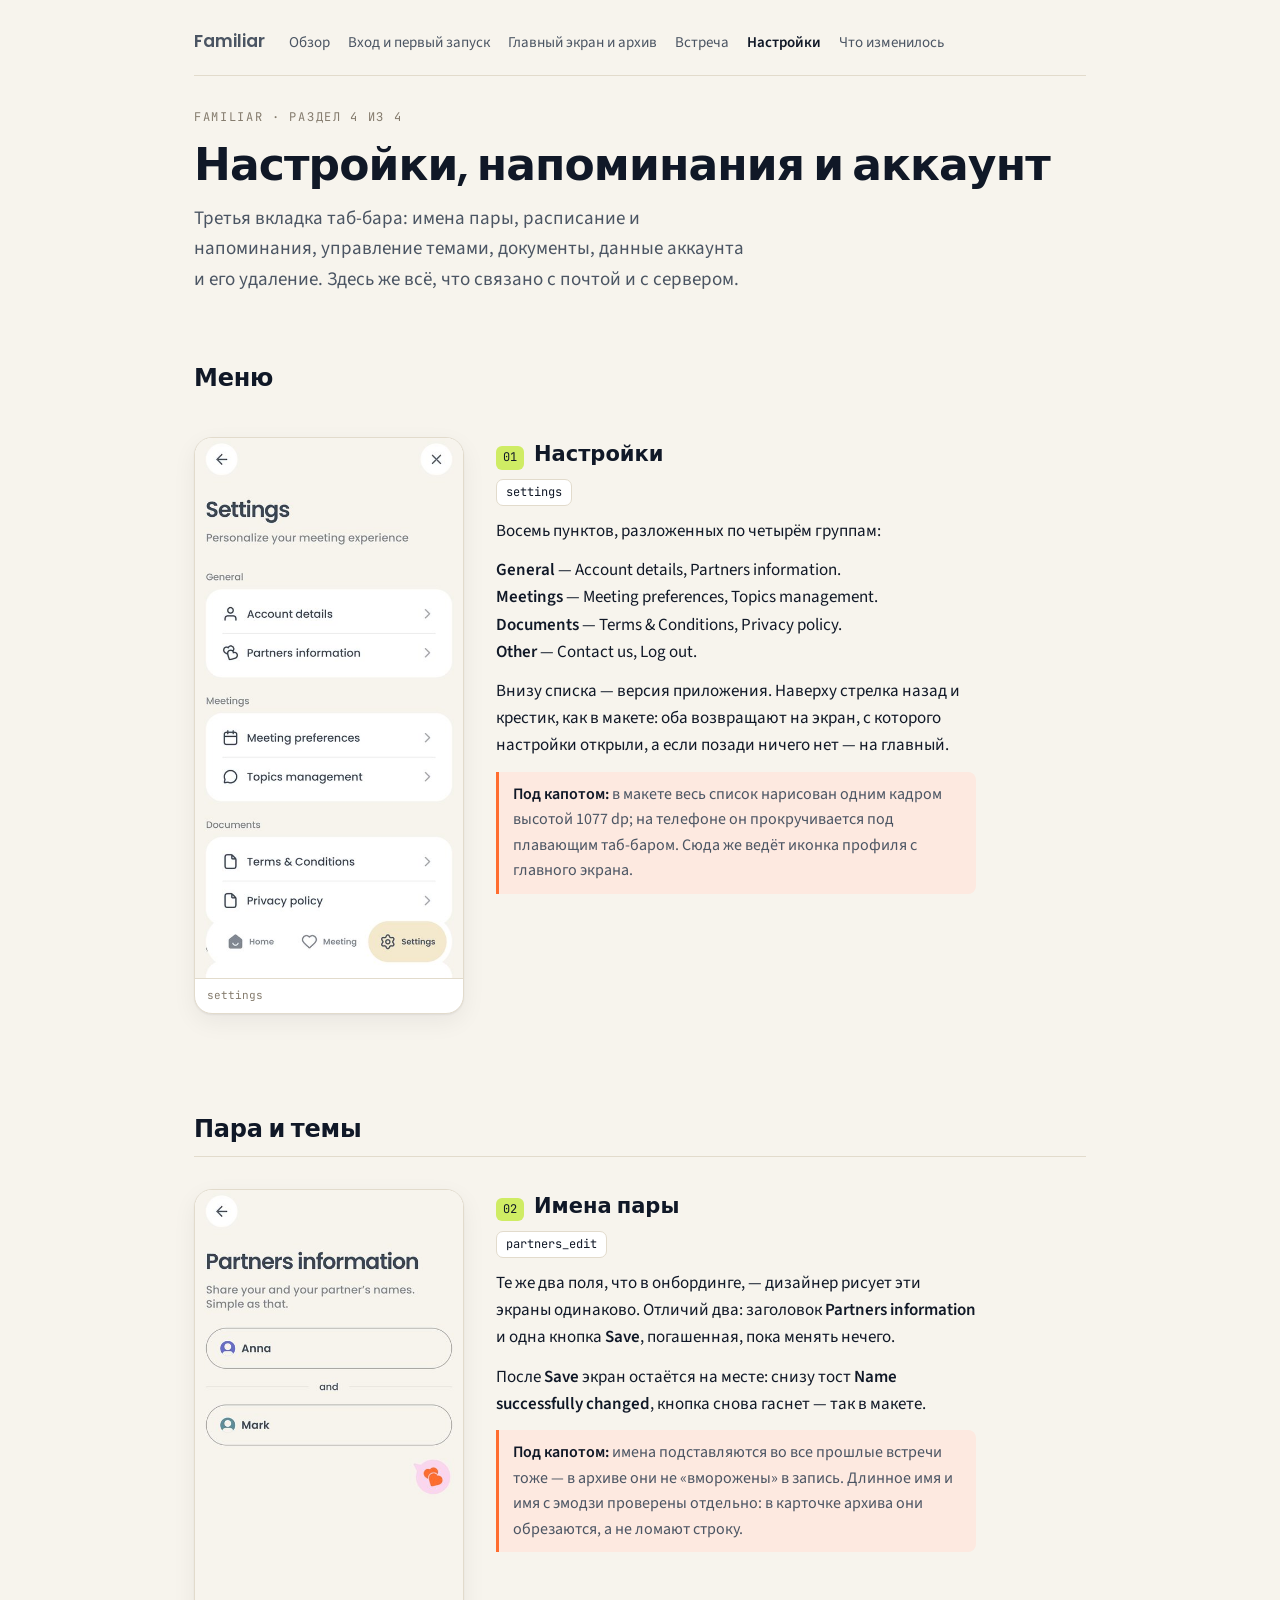
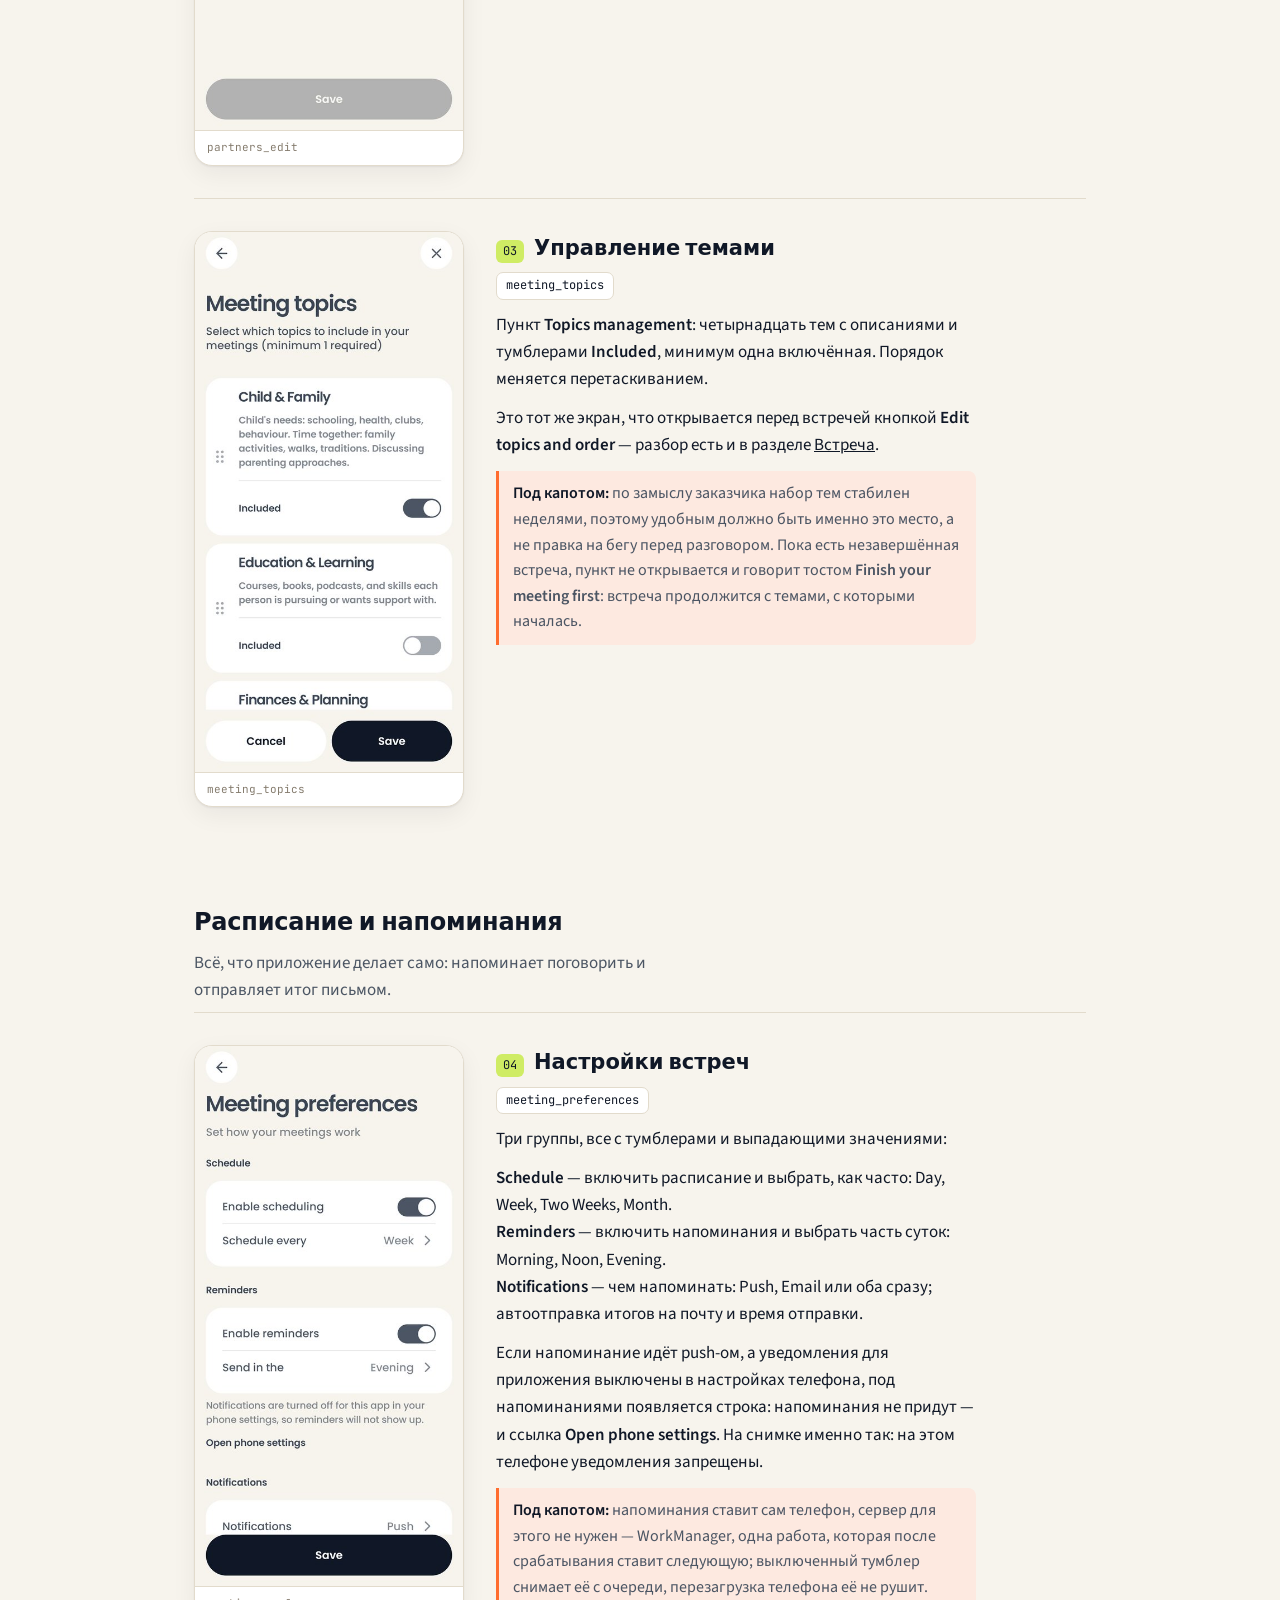
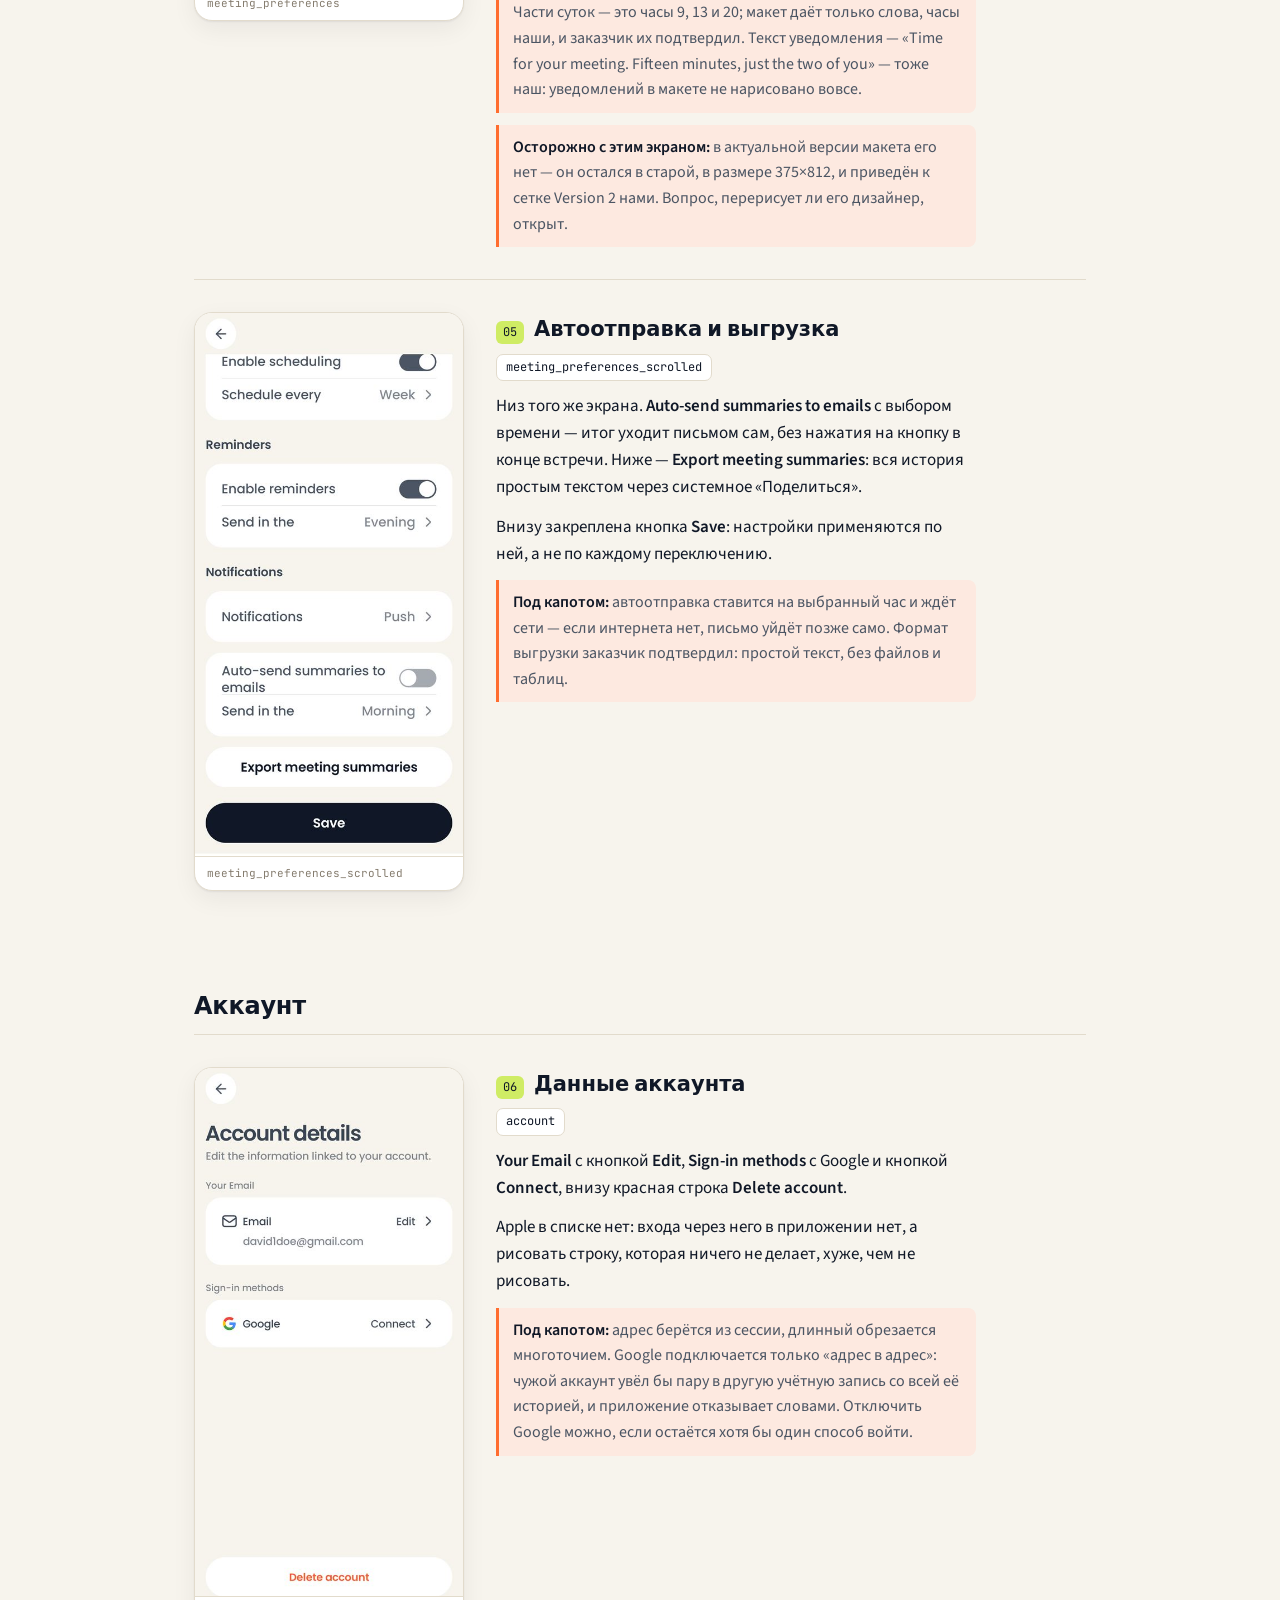
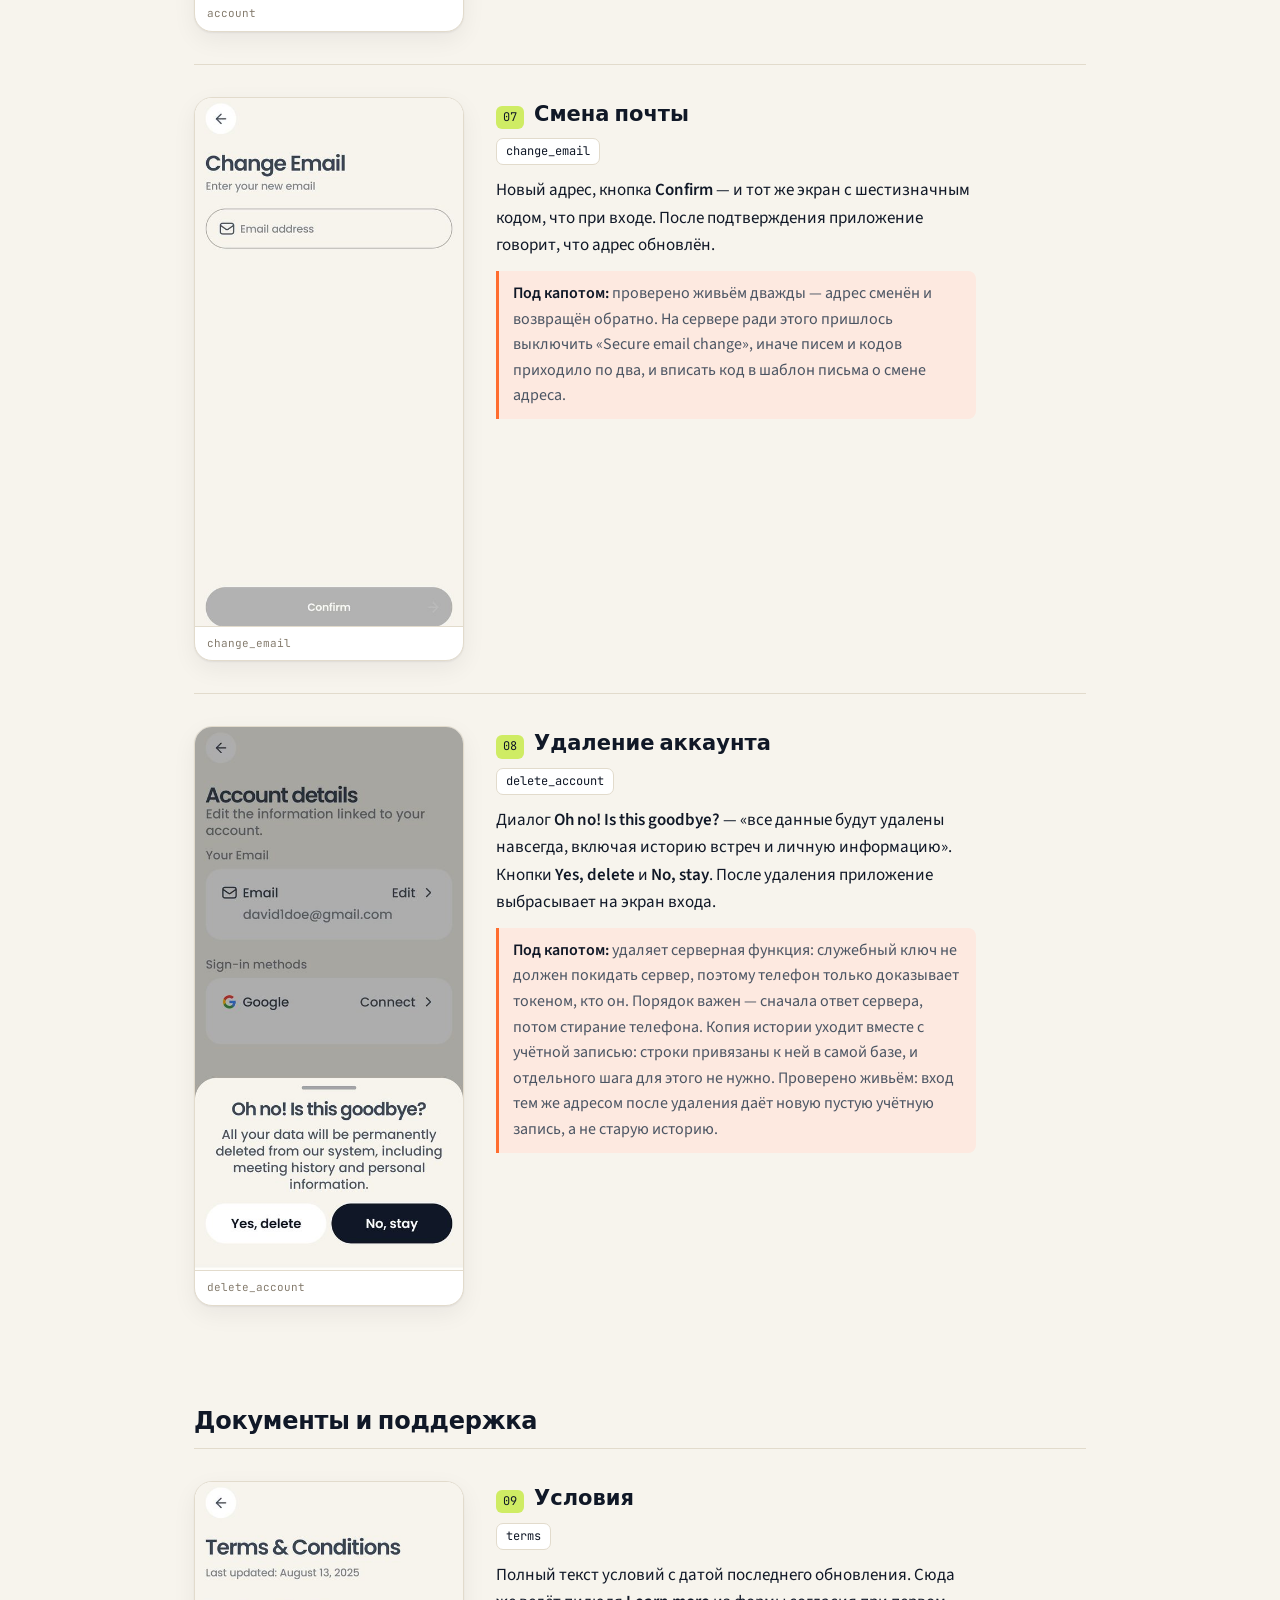
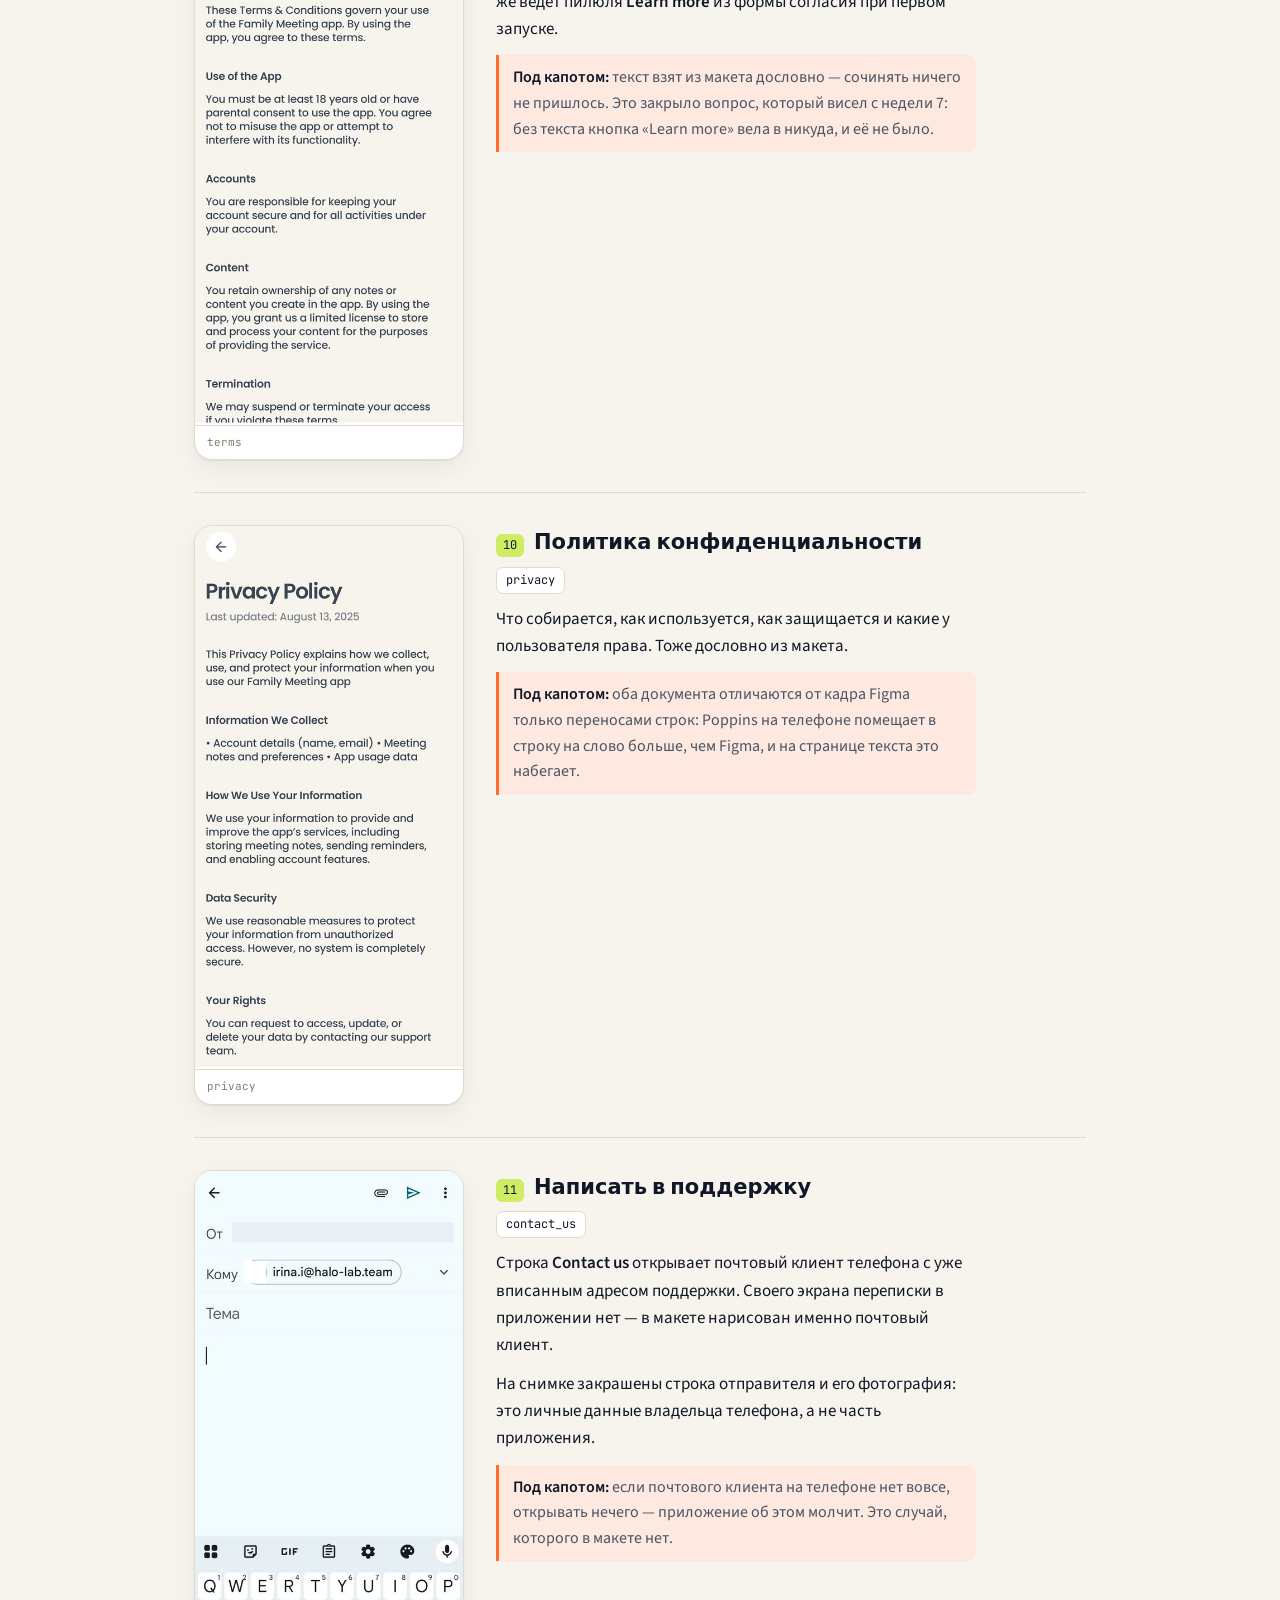
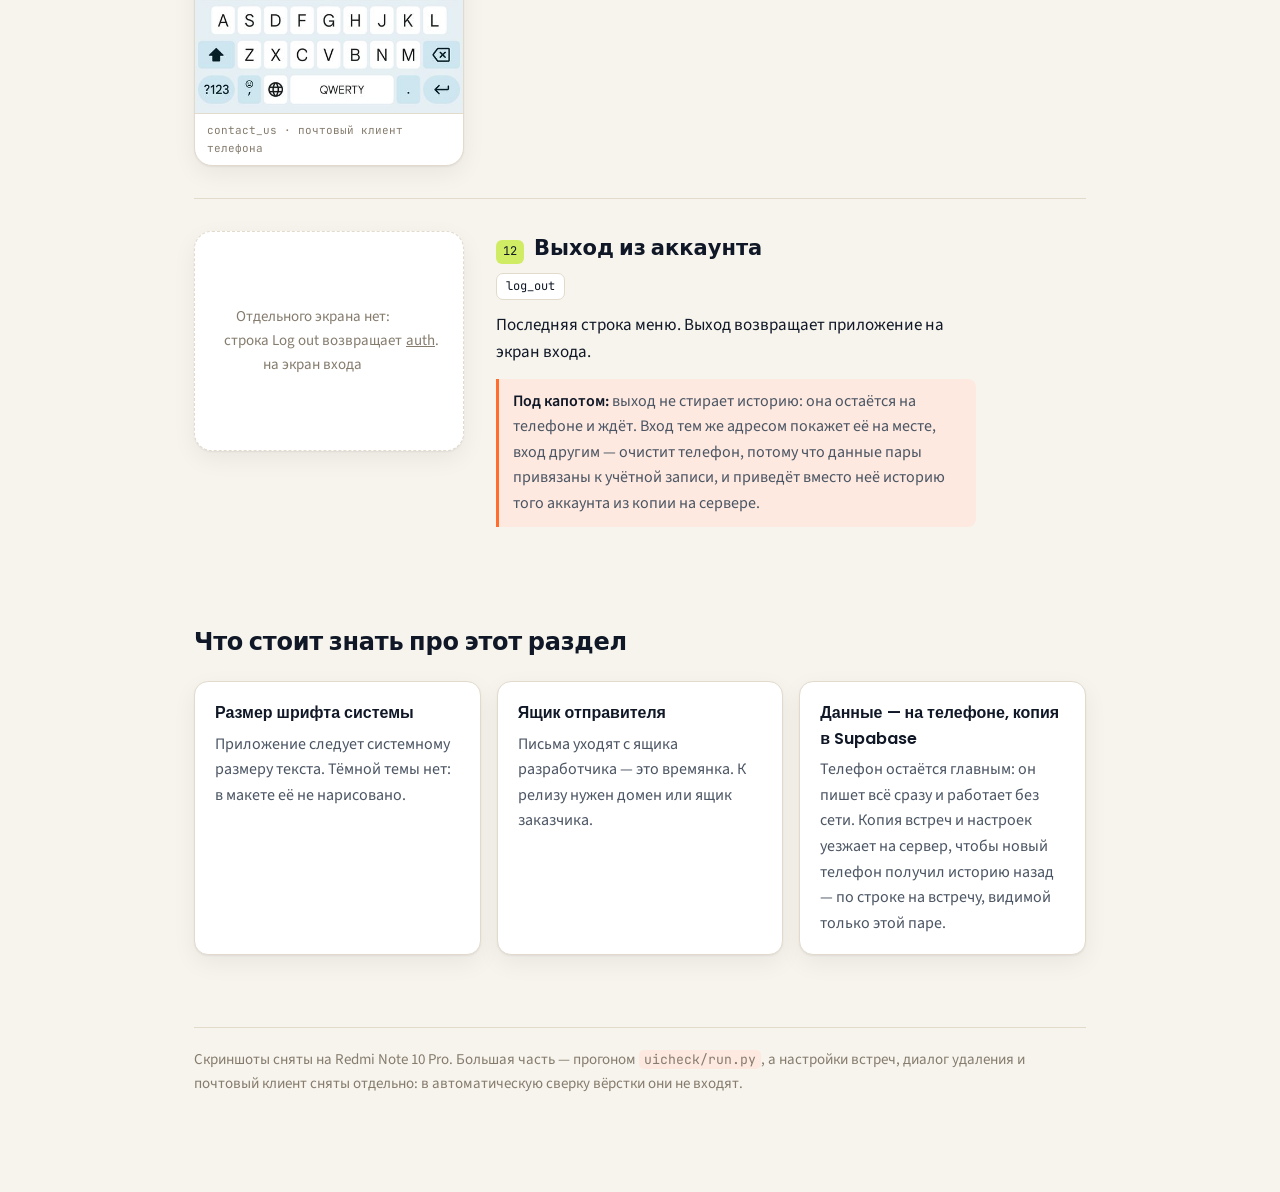
<file: walkthrough/settings.html>
<!doctype html>
<html lang="ru">
<head>
<meta charset="utf-8">
<meta name="viewport" content="width=device-width,initial-scale=1">
<title>Familiar · Настройки, напоминания и аккаунт</title>
<link rel="preconnect" href="https://fonts.googleapis.com">
<link rel="preconnect" href="https://fonts.gstatic.com" crossorigin>
<link rel="stylesheet" href="https://fonts.googleapis.com/css2?family=Poppins:wght@500;600&family=Source+Sans+3:ital,wght@0,400;0,600;1,400&family=JetBrains+Mono:wght@400&display=swap">
<link rel="stylesheet" href="styles.css">
</head>
<body>
<div class="wrap">

<nav class="sitenav">
  <a class="brand" href="index.html">Familiar</a>
  <a href="index.html">Обзор</a>
  <a href="signin.html">Вход и первый запуск</a>
  <a href="home.html">Главный экран и архив</a>
  <a href="meeting.html">Встреча</a>
  <a class="here" href="settings.html">Настройки</a>
  <a href="changes.html">Что изменилось</a>
</nav>

<header>
  <div class="eyebrow">Familiar · раздел 4 из 4</div>
  <h1>Настройки, напоминания и аккаунт</h1>
  <p class="lede">Третья вкладка таб-бара: имена пары, расписание и напоминания, управление темами, документы, данные аккаунта и его удаление. Здесь же всё, что связано с почтой и с сервером.</p>
</header>

<h2 id="menu">Меню</h2>

<div class="step" id="settings">
  <figure class="shot">
    <img src="img/settings.jpg" alt="Экран настроек: четыре группы пунктов" loading="lazy">
    <figcaption>settings</figcaption>
  </figure>
  <div class="step-body">
    <h3><span class="num">01</span> Настройки</h3>
    <p class="idline">
      <button class="copy" data-copy="settings">settings</button>
    </p>
    <p>Восемь пунктов, разложенных по четырём группам:</p>
    <p><strong>General</strong> — Account details, Partners information.<br>
       <strong>Meetings</strong> — Meeting preferences, Topics management.<br>
       <strong>Documents</strong> — Terms &amp; Conditions, Privacy policy.<br>
       <strong>Other</strong> — Contact us, Log out.</p>
    <p>Внизу списка — версия приложения. Наверху стрелка назад и крестик, как в макете: оба возвращают на экран, с которого настройки открыли, а если позади ничего нет — на главный.</p>
    <p class="under"><b>Под капотом:</b> в макете весь список нарисован одним кадром высотой 1077 dp; на телефоне он прокручивается под плавающим таб-баром. Сюда же ведёт иконка профиля с главного экрана.</p>
  </div>
</div>

<h2 id="pair">Пара и темы</h2>

<div class="step" id="partners_edit">
  <figure class="shot">
    <img src="img/partners_edit.jpg" alt="Экран Partners information с двумя полями имён" loading="lazy">
    <figcaption>partners_edit</figcaption>
  </figure>
  <div class="step-body">
    <h3><span class="num">02</span> Имена пары</h3>
    <p class="idline">
      <button class="copy" data-copy="partners_edit">partners_edit</button>
    </p>
    <p>Те же два поля, что в онбординге, — дизайнер рисует эти экраны одинаково. Отличий два: заголовок <strong>Partners information</strong> и одна кнопка <strong>Save</strong>, погашенная, пока менять нечего.</p>
    <p>После <strong>Save</strong> экран остаётся на месте: снизу тост <strong>Name successfully changed</strong>, кнопка снова гаснет — так в макете.</p>
    <p class="under"><b>Под капотом:</b> имена подставляются во все прошлые встречи тоже — в архиве они не «вморожены» в запись. Длинное имя и имя с эмодзи проверены отдельно: в карточке архива они обрезаются, а не ломают строку.</p>
  </div>
</div>

<div class="step" id="meeting_topics">
  <figure class="shot">
    <img src="img/meeting_topics.jpg" alt="Экран Meeting topics: темы с тумблерами Included" loading="lazy">
    <figcaption>meeting_topics</figcaption>
  </figure>
  <div class="step-body">
    <h3><span class="num">03</span> Управление темами</h3>
    <p class="idline">
      <button class="copy" data-copy="meeting_topics">meeting_topics</button>
    </p>
    <p>Пункт <strong>Topics management</strong>: четырнадцать тем с описаниями и тумблерами <strong>Included</strong>, минимум одна включённая. Порядок меняется перетаскиванием.</p>
    <p>Это тот же экран, что открывается перед встречей кнопкой <strong>Edit topics and order</strong> — разбор есть и в разделе <a href="meeting.html#meeting_topics">Встреча</a>.</p>
    <p class="under"><b>Под капотом:</b> по замыслу заказчика набор тем стабилен неделями, поэтому удобным должно быть именно это место, а не правка на бегу перед разговором. Пока есть незавершённая встреча, пункт не открывается и говорит тостом <strong>Finish your meeting first</strong>: встреча продолжится с темами, с которыми началась.</p>
  </div>
</div>

<h2 id="reminders">Расписание и напоминания</h2>
<p class="section-note">Всё, что приложение делает само: напоминает поговорить и отправляет итог письмом.</p>

<div class="step" id="meeting_preferences">
  <figure class="shot">
    <img src="img/meeting_preferences.jpg" alt="Экран Meeting preferences: расписание, напоминания, уведомления" loading="lazy">
    <figcaption>meeting_preferences</figcaption>
  </figure>
  <div class="step-body">
    <h3><span class="num">04</span> Настройки встреч</h3>
    <p class="idline">
      <button class="copy" data-copy="meeting_preferences">meeting_preferences</button>
    </p>
    <p>Три группы, все с тумблерами и выпадающими значениями:</p>
    <p><strong>Schedule</strong> — включить расписание и выбрать, как часто: Day, Week, Two Weeks, Month.<br>
       <strong>Reminders</strong> — включить напоминания и выбрать часть суток: Morning, Noon, Evening.<br>
       <strong>Notifications</strong> — чем напоминать: Push, Email или оба сразу; автоотправка итогов на почту и время отправки.</p>
    <p>Если напоминание идёт push-ом, а уведомления для приложения выключены в настройках телефона, под напоминаниями появляется строка: напоминания не придут — и ссылка <strong>Open phone settings</strong>. На снимке именно так: на этом телефоне уведомления запрещены.</p>
    <p class="under"><b>Под капотом:</b> напоминания ставит сам телефон, сервер для этого не нужен — WorkManager, одна работа, которая после срабатывания ставит следующую; выключенный тумблер снимает её с очереди, перезагрузка телефона её не рушит. Части суток — это часы 9, 13 и 20; макет даёт только слова, часы наши, и заказчик их подтвердил. Текст уведомления — «Time for your meeting. Fifteen minutes, just the two of you» — тоже наш: уведомлений в макете не нарисовано вовсе.</p>
    <p class="under"><b>Осторожно с этим экраном:</b> в актуальной версии макета его нет — он остался в старой, в размере 375×812, и приведён к сетке Version 2 нами. Вопрос, перерисует ли его дизайнер, открыт.</p>
  </div>
</div>

<div class="step" id="meeting_preferences_scrolled">
  <figure class="shot">
    <img src="img/meeting_preferences_scrolled.jpg" alt="Низ экрана настроек встреч: автоотправка итогов и выгрузка истории" loading="lazy">
    <figcaption>meeting_preferences_scrolled</figcaption>
  </figure>
  <div class="step-body">
    <h3><span class="num">05</span> Автоотправка и выгрузка</h3>
    <p class="idline">
      <button class="copy" data-copy="meeting_preferences_scrolled">meeting_preferences_scrolled</button>
    </p>
    <p>Низ того же экрана. <strong>Auto-send summaries to emails</strong> с выбором времени — итог уходит письмом сам, без нажатия на кнопку в конце встречи. Ниже — <strong>Export meeting summaries</strong>: вся история простым текстом через системное «Поделиться».</p>
    <p>Внизу закреплена кнопка <strong>Save</strong>: настройки применяются по ней, а не по каждому переключению.</p>
    <p class="under"><b>Под капотом:</b> автоотправка ставится на выбранный час и ждёт сети — если интернета нет, письмо уйдёт позже само. Формат выгрузки заказчик подтвердил: простой текст, без файлов и таблиц.</p>
  </div>
</div>

<h2 id="account">Аккаунт</h2>

<div class="step" id="account">
  <figure class="shot">
    <img src="img/account.jpg" alt="Экран Account details: почта, способы входа, удаление аккаунта" loading="lazy">
    <figcaption>account</figcaption>
  </figure>
  <div class="step-body">
    <h3><span class="num">06</span> Данные аккаунта</h3>
    <p class="idline">
      <button class="copy" data-copy="account">account</button>
    </p>
    <p><strong>Your Email</strong> с кнопкой <strong>Edit</strong>, <strong>Sign-in methods</strong> с Google и кнопкой <strong>Connect</strong>, внизу красная строка <strong>Delete account</strong>.</p>
    <p>Apple в списке нет: входа через него в приложении нет, а рисовать строку, которая ничего не делает, хуже, чем не рисовать.</p>
    <p class="under"><b>Под капотом:</b> адрес берётся из сессии, длинный обрезается многоточием. Google подключается только «адрес в адрес»: чужой аккаунт увёл бы пару в другую учётную запись со всей её историей, и приложение отказывает словами. Отключить Google можно, если остаётся хотя бы один способ войти.</p>
  </div>
</div>

<div class="step" id="change_email">
  <figure class="shot">
    <img src="img/change_email.jpg" alt="Экран Change Email с полем для нового адреса" loading="lazy">
    <figcaption>change_email</figcaption>
  </figure>
  <div class="step-body">
    <h3><span class="num">07</span> Смена почты</h3>
    <p class="idline">
      <button class="copy" data-copy="change_email">change_email</button>
    </p>
    <p>Новый адрес, кнопка <strong>Confirm</strong> — и тот же экран с шестизначным кодом, что при входе. После подтверждения приложение говорит, что адрес обновлён.</p>
    <p class="under"><b>Под капотом:</b> проверено живьём дважды — адрес сменён и возвращён обратно. На сервере ради этого пришлось выключить «Secure email change», иначе писем и кодов приходило по два, и вписать код в шаблон письма о смене адреса.</p>
  </div>
</div>

<div class="step" id="delete_account">
  <figure class="shot">
    <img src="img/delete_account.jpg" alt="Диалог Oh no! Is this goodbye? с кнопками Yes, delete и No, stay" loading="lazy">
    <figcaption>delete_account</figcaption>
  </figure>
  <div class="step-body">
    <h3><span class="num">08</span> Удаление аккаунта</h3>
    <p class="idline">
      <button class="copy" data-copy="delete_account">delete_account</button>
    </p>
    <p>Диалог <strong>Oh no! Is this goodbye?</strong> — «все данные будут удалены навсегда, включая историю встреч и личную информацию». Кнопки <strong>Yes, delete</strong> и <strong>No, stay</strong>. После удаления приложение выбрасывает на экран входа.</p>
    <p class="under"><b>Под капотом:</b> удаляет серверная функция: служебный ключ не должен покидать сервер, поэтому телефон только доказывает токеном, кто он. Порядок важен — сначала ответ сервера, потом стирание телефона. Копия истории уходит вместе с учётной записью: строки привязаны к ней в самой базе, и отдельного шага для этого не нужно. Проверено живьём: вход тем же адресом после удаления даёт новую пустую учётную запись, а не старую историю.</p>
  </div>
</div>

<h2 id="documents">Документы и поддержка</h2>

<div class="step" id="terms">
  <figure class="shot">
    <img src="img/terms.jpg" alt="Экран Terms & Conditions" loading="lazy">
    <figcaption>terms</figcaption>
  </figure>
  <div class="step-body">
    <h3><span class="num">09</span> Условия</h3>
    <p class="idline">
      <button class="copy" data-copy="terms">terms</button>
    </p>
    <p>Полный текст условий с датой последнего обновления. Сюда же ведёт пилюля <strong>Learn more</strong> из формы согласия при первом запуске.</p>
    <p class="under"><b>Под капотом:</b> текст взят из макета дословно — сочинять ничего не пришлось. Это закрыло вопрос, который висел с недели 7: без текста кнопка «Learn more» вела в никуда, и её не было.</p>
  </div>
</div>

<div class="step" id="privacy">
  <figure class="shot">
    <img src="img/privacy.jpg" alt="Экран Privacy Policy" loading="lazy">
    <figcaption>privacy</figcaption>
  </figure>
  <div class="step-body">
    <h3><span class="num">10</span> Политика конфиденциальности</h3>
    <p class="idline">
      <button class="copy" data-copy="privacy">privacy</button>
    </p>
    <p>Что собирается, как используется, как защищается и какие у пользователя права. Тоже дословно из макета.</p>
    <p class="under"><b>Под капотом:</b> оба документа отличаются от кадра Figma только переносами строк: Poppins на телефоне помещает в строку на слово больше, чем Figma, и на странице текста это набегает.</p>
  </div>
</div>

<div class="step" id="contact_us">
  <figure class="shot">
    <img src="img/contact_us.jpg" alt="Почтовый клиент телефона с уже вписанным адресом поддержки" loading="lazy">
    <figcaption>contact_us · почтовый клиент телефона</figcaption>
  </figure>
  <div class="step-body">
    <h3><span class="num">11</span> Написать в поддержку</h3>
    <p class="idline">
      <button class="copy" data-copy="contact_us">contact_us</button>
    </p>
    <p>Строка <strong>Contact us</strong> открывает почтовый клиент телефона с уже вписанным адресом поддержки. Своего экрана переписки в приложении нет — в макете нарисован именно почтовый клиент.</p>
    <p>На снимке закрашены строка отправителя и его фотография: это личные данные владельца телефона, а не часть приложения.</p>
    <p class="under"><b>Под капотом:</b> если почтового клиента на телефоне нет вовсе, открывать нечего — приложение об этом молчит. Это случай, которого в макете нет.</p>
  </div>
</div>

<div class="step" id="log_out">
  <figure class="shot none">
    Отдельного экрана нет: строка Log out возвращает на экран входа <a href="signin.html#auth">auth</a>.
  </figure>
  <div class="step-body">
    <h3><span class="num">12</span> Выход из аккаунта</h3>
    <p class="idline">
      <button class="copy" data-copy="log_out">log_out</button>
    </p>
    <p>Последняя строка меню. Выход возвращает приложение на экран входа.</p>
    <p class="under"><b>Под капотом:</b> выход не стирает историю: она остаётся на телефоне и ждёт. Вход тем же адресом покажет её на месте, вход другим — очистит телефон, потому что данные пары привязаны к учётной записи, и приведёт вместо неё историю того аккаунта из копии на сервере.</p>
  </div>
</div>

<h2 id="notes">Что стоит знать про этот раздел</h2>
<div class="cards">
  <div class="card">
    <h4>Размер шрифта системы</h4>
    <p>Приложение следует системному размеру текста. Тёмной темы нет: в макете её не нарисовано.</p>
  </div>
  <div class="card">
    <h4>Ящик отправителя</h4>
    <p>Письма уходят с ящика разработчика — это времянка. К релизу нужен домен или ящик заказчика.</p>
  </div>
  <div class="card">
    <h4>Данные — на телефоне, копия в Supabase</h4>
    <p>Телефон остаётся главным: он пишет всё сразу и работает без сети. Копия встреч и настроек уезжает на сервер, чтобы новый телефон получил историю назад — по строке на встречу, видимой только этой паре.</p>
  </div>
</div>

<footer>
  Скриншоты сняты на Redmi Note 10 Pro. Большая часть — прогоном <code>uicheck/run.py</code>, а настройки встреч, диалог удаления и почтовый клиент сняты отдельно: в автоматическую сверку вёрстки они не входят.
</footer>

</div>
<script src="app.js"></script>
</body>
</html>
</file>
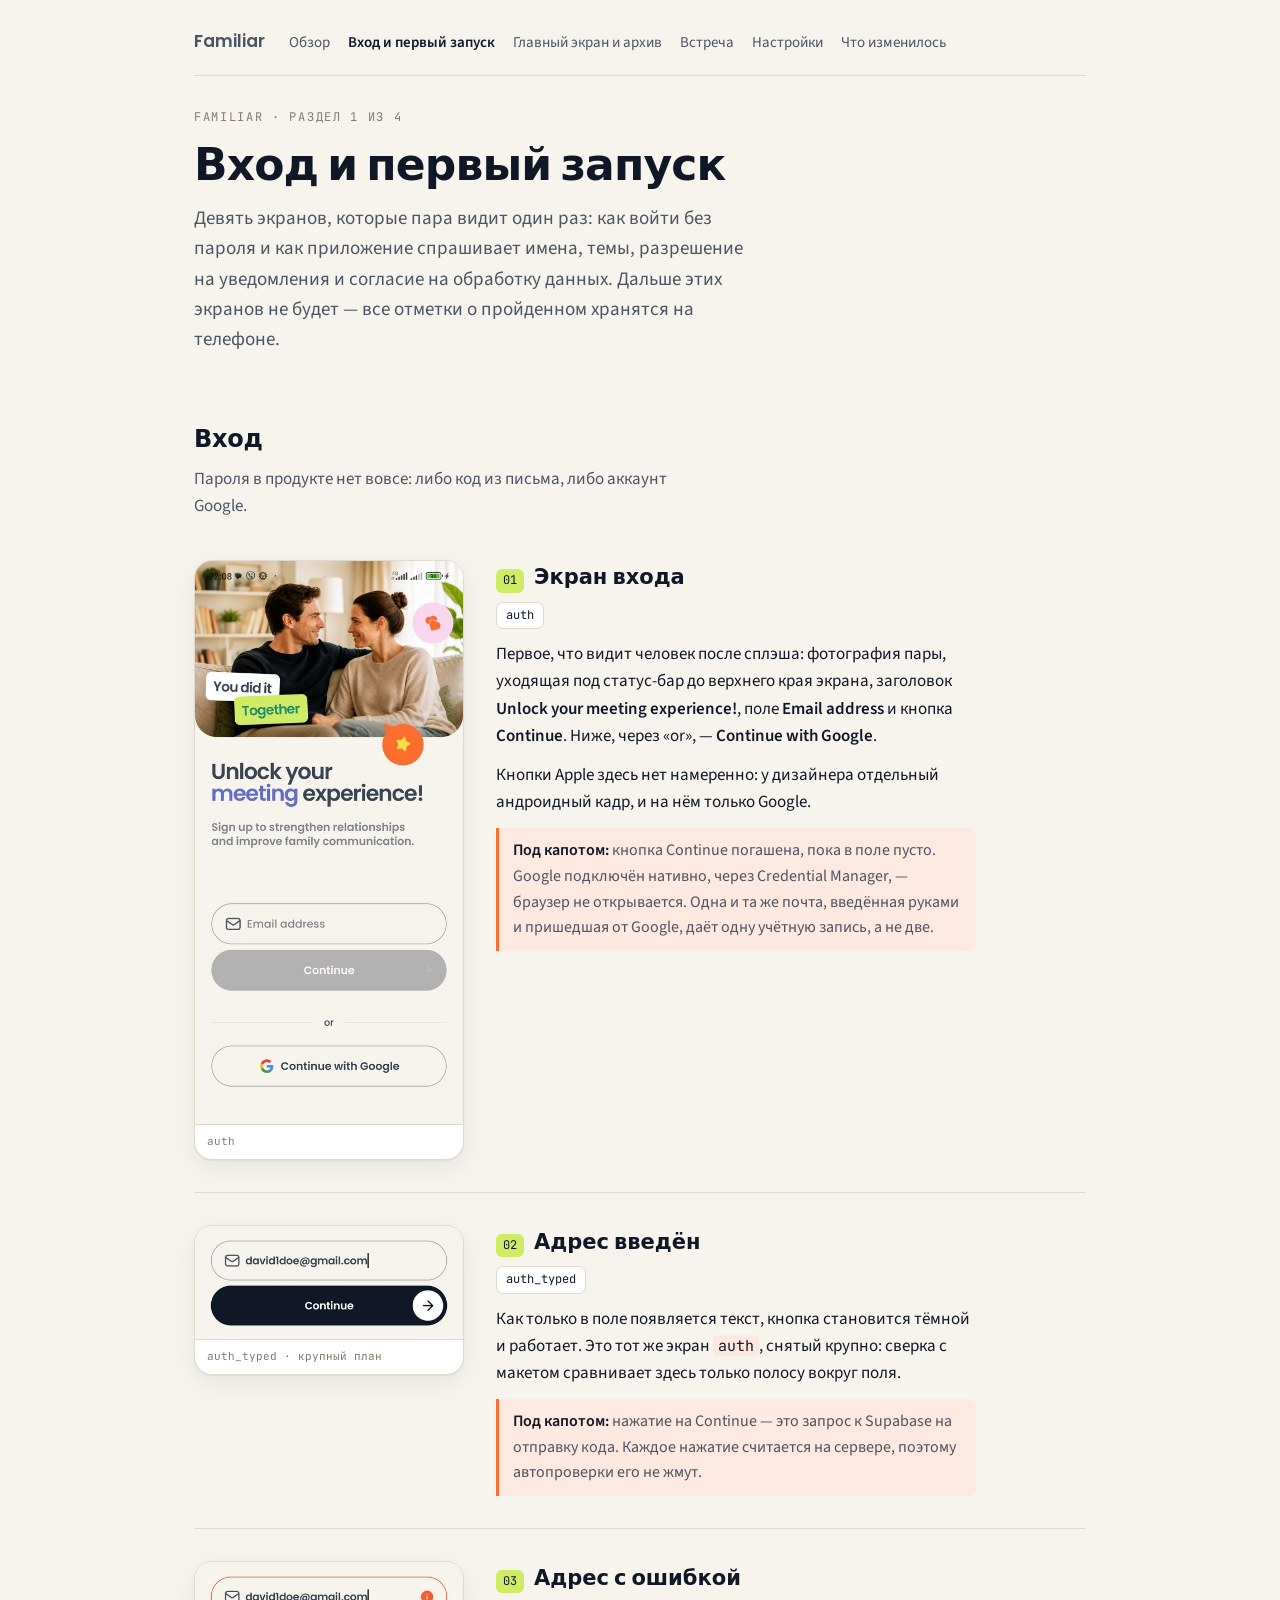
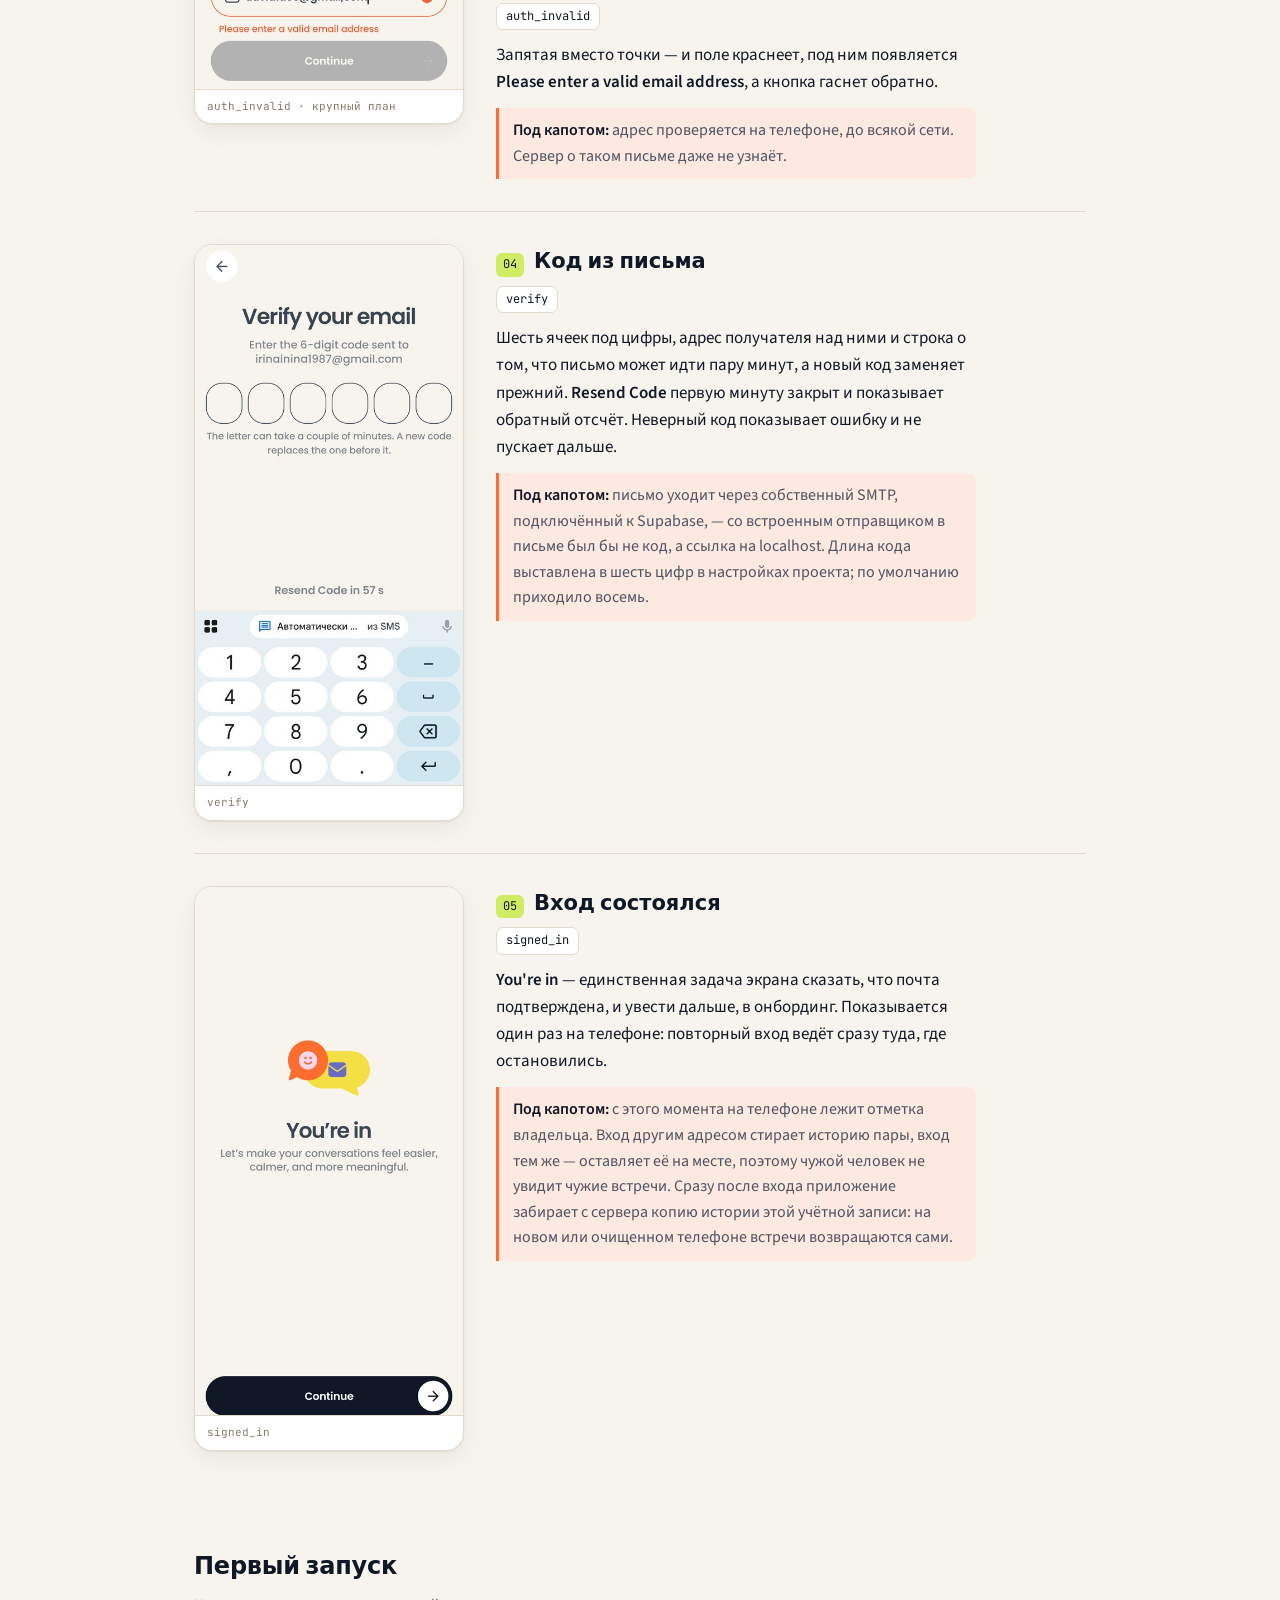
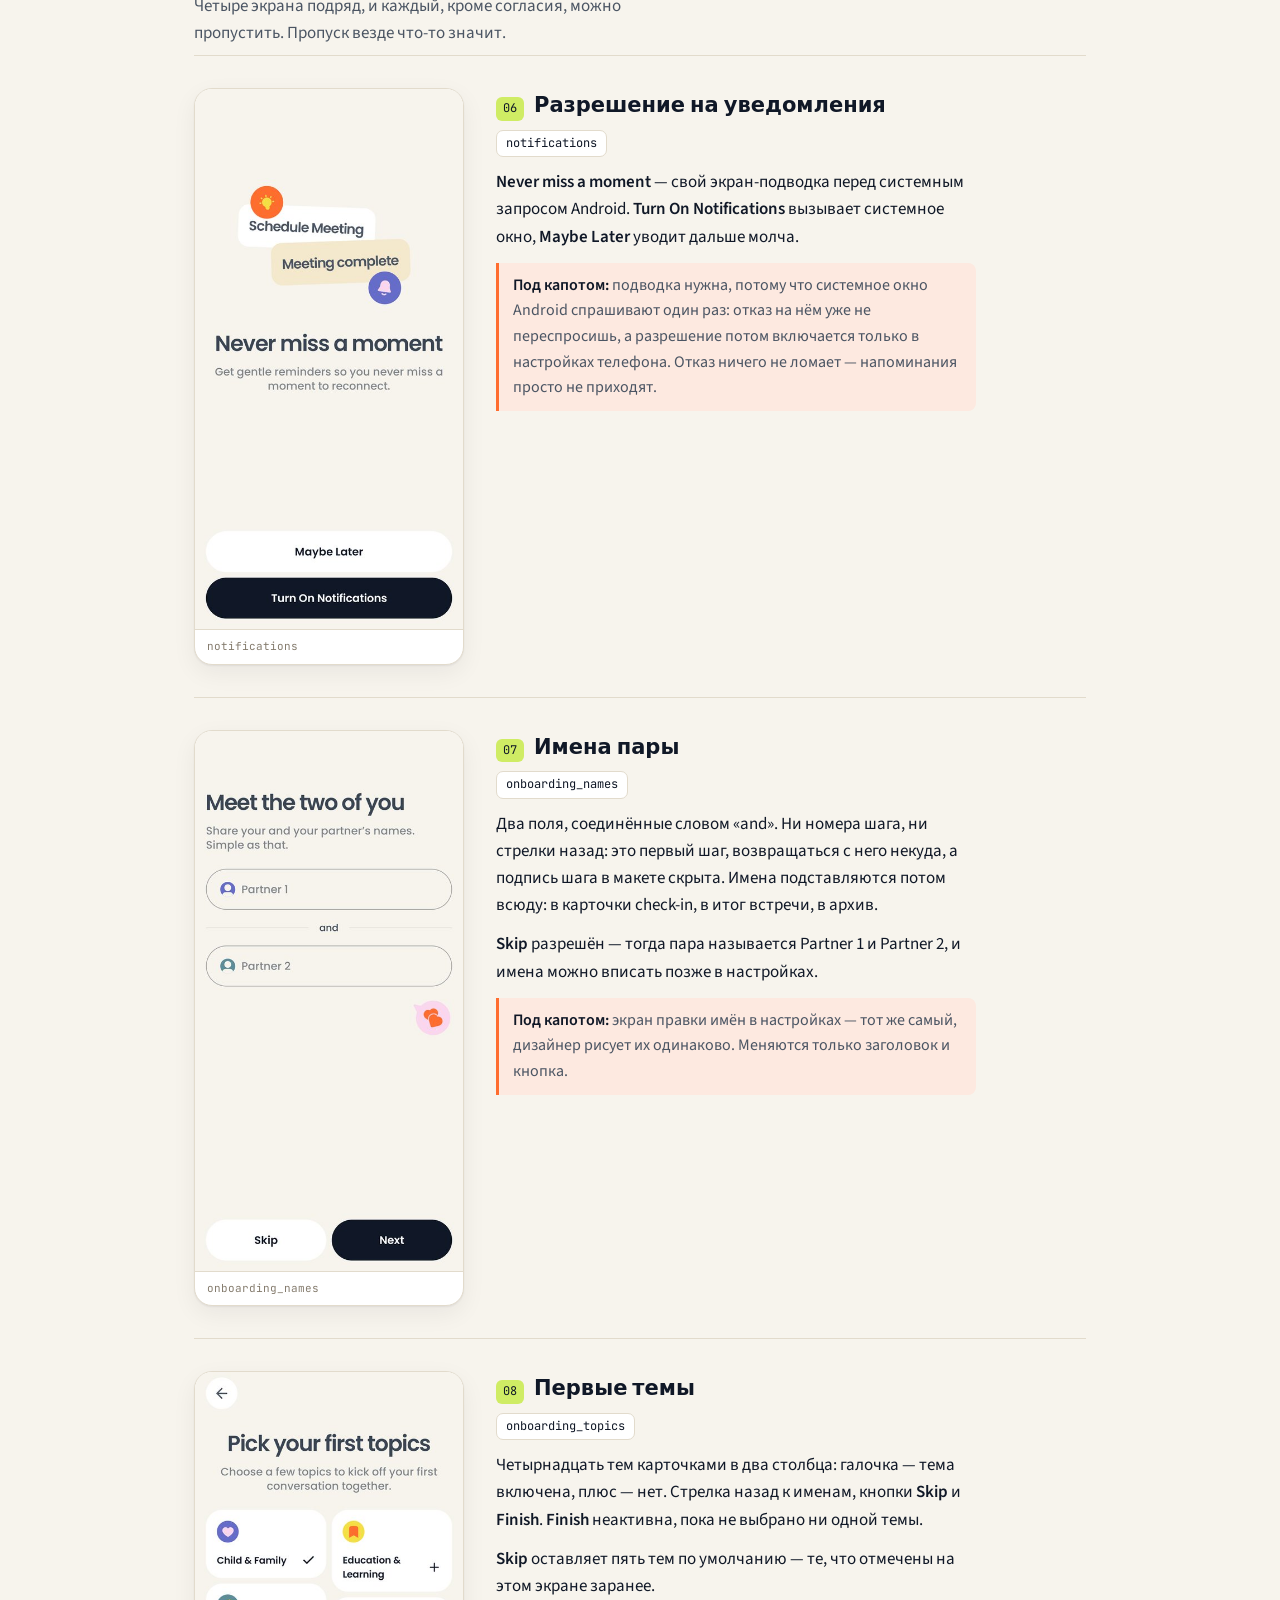
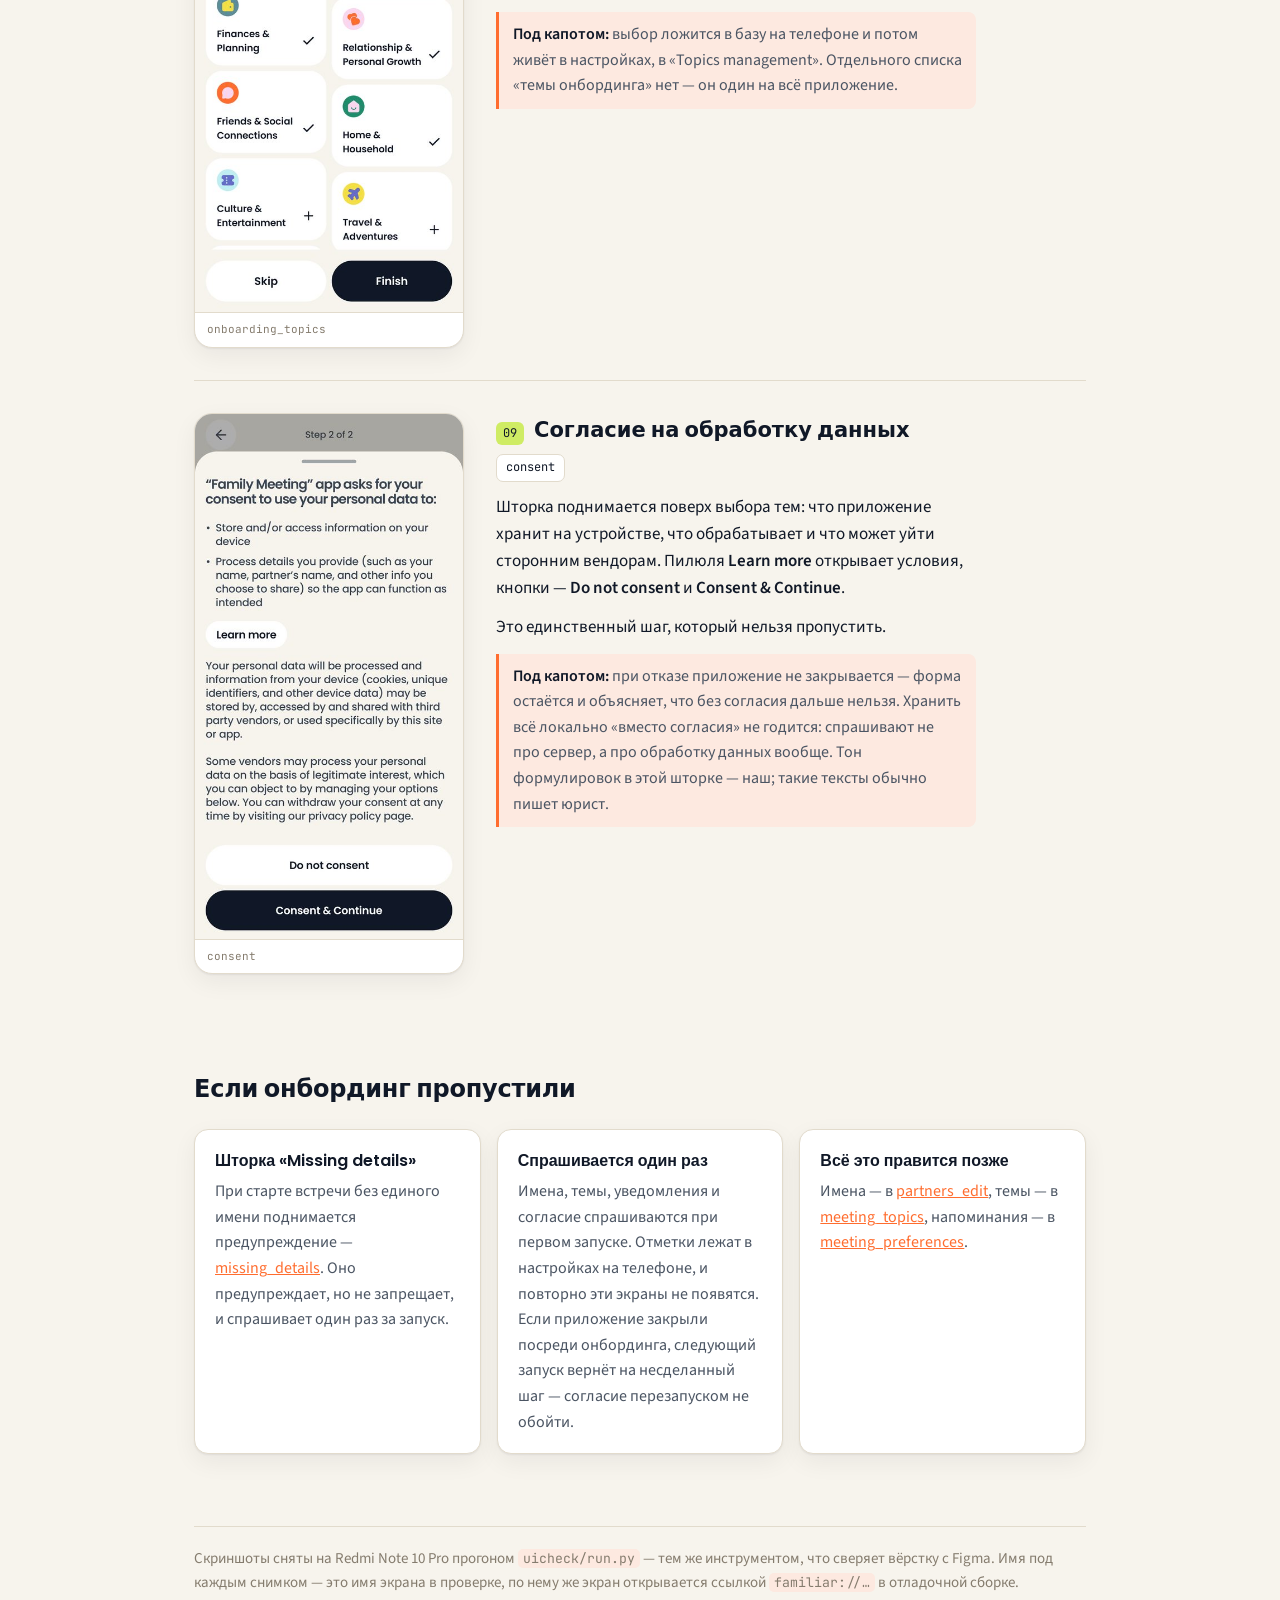
<file: walkthrough/signin.html>
<!doctype html>
<html lang="ru">
<head>
<meta charset="utf-8">
<meta name="viewport" content="width=device-width,initial-scale=1">
<title>Familiar · Вход и первый запуск</title>
<link rel="preconnect" href="https://fonts.googleapis.com">
<link rel="preconnect" href="https://fonts.gstatic.com" crossorigin>
<link rel="stylesheet" href="https://fonts.googleapis.com/css2?family=Poppins:wght@500;600&family=Source+Sans+3:ital,wght@0,400;0,600;1,400&family=JetBrains+Mono:wght@400&display=swap">
<link rel="stylesheet" href="styles.css">
</head>
<body>
<div class="wrap">

<nav class="sitenav">
  <a class="brand" href="index.html">Familiar</a>
  <a href="index.html">Обзор</a>
  <a class="here" href="signin.html">Вход и первый запуск</a>
  <a href="home.html">Главный экран и архив</a>
  <a href="meeting.html">Встреча</a>
  <a href="settings.html">Настройки</a>
  <a href="changes.html">Что изменилось</a>
</nav>

<header>
  <div class="eyebrow">Familiar · раздел 1 из 4</div>
  <h1>Вход и первый запуск</h1>
  <p class="lede">Девять экранов, которые пара видит один раз: как войти без пароля и как приложение спрашивает имена, темы, разрешение на уведомления и согласие на обработку данных. Дальше этих экранов не будет — все отметки о пройденном хранятся на телефоне.</p>
</header>

<h2 id="sign-in">Вход</h2>
<p class="section-note">Пароля в продукте нет вовсе: либо код из письма, либо аккаунт Google.</p>

<div class="step" id="auth">
  <figure class="shot">
    <img src="img/auth.jpg" alt="Экран входа: фотография пары, поле для почты, кнопка Continue и вход через Google" loading="lazy">
    <figcaption>auth</figcaption>
  </figure>
  <div class="step-body">
    <h3><span class="num">01</span> Экран входа</h3>
    <p class="idline">
      <button class="copy" data-copy="auth">auth</button>
    </p>
    <p>Первое, что видит человек после сплэша: фотография пары, уходящая под статус-бар до верхнего края экрана, заголовок <strong>Unlock your meeting experience!</strong>, поле <strong>Email address</strong> и кнопка <strong>Continue</strong>. Ниже, через «or», — <strong>Continue with Google</strong>.</p>
    <p>Кнопки Apple здесь нет намеренно: у дизайнера отдельный андроидный кадр, и на нём только Google.</p>
    <p class="under"><b>Под капотом:</b> кнопка Continue погашена, пока в поле пусто. Google подключён нативно, через Credential Manager, — браузер не открывается. Одна и та же почта, введённая руками и пришедшая от Google, даёт одну учётную запись, а не две.</p>
  </div>
</div>

<div class="step" id="auth_typed">
  <figure class="shot">
    <img src="img/auth_typed.jpg" alt="Крупный план: поле с введённым адресом и активная кнопка Continue" loading="lazy">
    <figcaption>auth_typed · крупный план</figcaption>
  </figure>
  <div class="step-body">
    <h3><span class="num">02</span> Адрес введён</h3>
    <p class="idline">
      <button class="copy" data-copy="auth_typed">auth_typed</button>
    </p>
    <p>Как только в поле появляется текст, кнопка становится тёмной и работает. Это тот же экран <code>auth</code>, снятый крупно: сверка с макетом сравнивает здесь только полосу вокруг поля.</p>
    <p class="under"><b>Под капотом:</b> нажатие на Continue — это запрос к Supabase на отправку кода. Каждое нажатие считается на сервере, поэтому автопроверки его не жмут.</p>
  </div>
</div>

<div class="step" id="auth_invalid">
  <figure class="shot">
    <img src="img/auth_invalid.jpg" alt="Поле с ошибкой: красная рамка и надпись Please enter a valid email address" loading="lazy">
    <figcaption>auth_invalid · крупный план</figcaption>
  </figure>
  <div class="step-body">
    <h3><span class="num">03</span> Адрес с ошибкой</h3>
    <p class="idline">
      <button class="copy" data-copy="auth_invalid">auth_invalid</button>
    </p>
    <p>Запятая вместо точки — и поле краснеет, под ним появляется <strong>Please enter a valid email address</strong>, а кнопка гаснет обратно.</p>
    <p class="under"><b>Под капотом:</b> адрес проверяется на телефоне, до всякой сети. Сервер о таком письме даже не узнаёт.</p>
  </div>
</div>

<div class="step" id="verify">
  <figure class="shot">
    <img src="img/verify.jpg" alt="Экран ввода шестизначного кода из письма" loading="lazy">
    <figcaption>verify</figcaption>
  </figure>
  <div class="step-body">
    <h3><span class="num">04</span> Код из письма</h3>
    <p class="idline">
      <button class="copy" data-copy="verify">verify</button>
    </p>
    <p>Шесть ячеек под цифры, адрес получателя над ними и строка о том, что письмо может идти пару минут, а новый код заменяет прежний. <strong>Resend Code</strong> первую минуту закрыт и показывает обратный отсчёт. Неверный код показывает ошибку и не пускает дальше.</p>
    <p class="under"><b>Под капотом:</b> письмо уходит через собственный SMTP, подключённый к Supabase, — со встроенным отправщиком в письме был бы не код, а ссылка на localhost. Длина кода выставлена в шесть цифр в настройках проекта; по умолчанию приходило восемь.</p>
  </div>
</div>

<div class="step" id="signed_in">
  <figure class="shot">
    <img src="img/signed_in.jpg" alt="Экран You're in с двумя иллюстрациями и кнопкой Continue" loading="lazy">
    <figcaption>signed_in</figcaption>
  </figure>
  <div class="step-body">
    <h3><span class="num">05</span> Вход состоялся</h3>
    <p class="idline">
      <button class="copy" data-copy="signed_in">signed_in</button>
    </p>
    <p><strong>You're in</strong> — единственная задача экрана сказать, что почта подтверждена, и увести дальше, в онбординг. Показывается один раз на телефоне: повторный вход ведёт сразу туда, где остановились.</p>
    <p class="under"><b>Под капотом:</b> с этого момента на телефоне лежит отметка владельца. Вход другим адресом стирает историю пары, вход тем же — оставляет её на месте, поэтому чужой человек не увидит чужие встречи. Сразу после входа приложение забирает с сервера копию истории этой учётной записи: на новом или очищенном телефоне встречи возвращаются сами.</p>
  </div>
</div>

<h2 id="onboarding">Первый запуск</h2>
<p class="section-note">Четыре экрана подряд, и каждый, кроме согласия, можно пропустить. Пропуск везде что-то значит.</p>

<div class="step" id="notifications">
  <figure class="shot">
    <img src="img/notifications.jpg" alt="Экран Never miss a moment с двумя наклонёнными карточками" loading="lazy">
    <figcaption>notifications</figcaption>
  </figure>
  <div class="step-body">
    <h3><span class="num">06</span> Разрешение на уведомления</h3>
    <p class="idline">
      <button class="copy" data-copy="notifications">notifications</button>
    </p>
    <p><strong>Never miss a moment</strong> — свой экран-подводка перед системным запросом Android. <strong>Turn On Notifications</strong> вызывает системное окно, <strong>Maybe Later</strong> уводит дальше молча.</p>
    <p class="under"><b>Под капотом:</b> подводка нужна, потому что системное окно Android спрашивают один раз: отказ на нём уже не переспросишь, а разрешение потом включается только в настройках телефона. Отказ ничего не ломает — напоминания просто не приходят.</p>
  </div>
</div>

<div class="step" id="onboarding_names">
  <figure class="shot">
    <img src="img/onboarding_names.jpg" alt="Экран Meet the two of you с двумя полями для имён" loading="lazy">
    <figcaption>onboarding_names</figcaption>
  </figure>
  <div class="step-body">
    <h3><span class="num">07</span> Имена пары</h3>
    <p class="idline">
      <button class="copy" data-copy="onboarding_names">onboarding_names</button>
    </p>
    <p>Два поля, соединённые словом «and». Ни номера шага, ни стрелки назад: это первый шаг, возвращаться с него некуда, а подпись шага в макете скрыта. Имена подставляются потом всюду: в карточки check-in, в итог встречи, в архив.</p>
    <p><strong>Skip</strong> разрешён — тогда пара называется Partner 1 и Partner 2, и имена можно вписать позже в настройках.</p>
    <p class="under"><b>Под капотом:</b> экран правки имён в настройках — тот же самый, дизайнер рисует их одинаково. Меняются только заголовок и кнопка.</p>
  </div>
</div>

<div class="step" id="onboarding_topics">
  <figure class="shot">
    <img src="img/onboarding_topics.jpg" alt="Экран Pick your first topics с карточками тем в два столбца" loading="lazy">
    <figcaption>onboarding_topics</figcaption>
  </figure>
  <div class="step-body">
    <h3><span class="num">08</span> Первые темы</h3>
    <p class="idline">
      <button class="copy" data-copy="onboarding_topics">onboarding_topics</button>
    </p>
    <p>Четырнадцать тем карточками в два столбца: галочка — тема включена, плюс — нет. Стрелка назад к именам, кнопки <strong>Skip</strong> и <strong>Finish</strong>. <strong>Finish</strong> неактивна, пока не выбрано ни одной темы.</p>
    <p><strong>Skip</strong> оставляет пять тем по умолчанию — те, что отмечены на этом экране заранее.</p>
    <p class="under"><b>Под капотом:</b> выбор ложится в базу на телефоне и потом живёт в настройках, в «Topics management». Отдельного списка «темы онбординга» нет — он один на всё приложение.</p>
  </div>
</div>

<div class="step" id="consent">
  <figure class="shot">
    <img src="img/consent.jpg" alt="Шторка с формой согласия на обработку персональных данных" loading="lazy">
    <figcaption>consent</figcaption>
  </figure>
  <div class="step-body">
    <h3><span class="num">09</span> Согласие на обработку данных</h3>
    <p class="idline">
      <button class="copy" data-copy="consent">consent</button>
    </p>
    <p>Шторка поднимается поверх выбора тем: что приложение хранит на устройстве, что обрабатывает и что может уйти сторонним вендорам. Пилюля <strong>Learn more</strong> открывает условия, кнопки — <strong>Do not consent</strong> и <strong>Consent &amp; Continue</strong>.</p>
    <p>Это единственный шаг, который нельзя пропустить.</p>
    <p class="under"><b>Под капотом:</b> при отказе приложение не закрывается — форма остаётся и объясняет, что без согласия дальше нельзя. Хранить всё локально «вместо согласия» не годится: спрашивают не про сервер, а про обработку данных вообще. Тон формулировок в этой шторке — наш; такие тексты обычно пишет юрист.</p>
  </div>
</div>

<h2 id="missing">Если онбординг пропустили</h2>
<div class="cards">
  <div class="card">
    <h4>Шторка «Missing details»</h4>
    <p>При старте встречи без единого имени поднимается предупреждение — <a href="home.html#missing_details">missing_details</a>. Оно предупреждает, но не запрещает, и спрашивает один раз за запуск.</p>
  </div>
  <div class="card">
    <h4>Спрашивается один раз</h4>
    <p>Имена, темы, уведомления и согласие спрашиваются при первом запуске. Отметки лежат в настройках на телефоне, и повторно эти экраны не появятся. Если приложение закрыли посреди онбординга, следующий запуск вернёт на несделанный шаг — согласие перезапуском не обойти.</p>
  </div>
  <div class="card">
    <h4>Всё это правится позже</h4>
    <p>Имена — в <a href="settings.html#partners_edit">partners_edit</a>, темы — в <a href="settings.html#meeting_topics">meeting_topics</a>, напоминания — в <a href="settings.html#meeting_preferences">meeting_preferences</a>.</p>
  </div>
</div>

<footer>
  Скриншоты сняты на Redmi Note 10 Pro прогоном <code>uicheck/run.py</code> — тем же инструментом, что сверяет вёрстку с Figma. Имя под каждым снимком — это имя экрана в проверке, по нему же экран открывается ссылкой <code>familiar://…</code> в отладочной сборке.
</footer>

</div>
<script src="app.js"></script>
</body>
</html>
</file>
<file: ios/styles.css>
/* Familiar для iOS — описание по экранам. Цвета и шрифты — переменными в начале. */

:root {
  --ground: #F7F4ED;
  --ground-deep: #EFE9DC;
  --surface: #FFFFFF;
  --ink: #111827;
  --ink-soft: #4B5563;
  --ink-faint: #8A8275;
  --line: #E4DCCB;
  --orange: #FF6D2F;
  --orange-soft: #FFE8DC;
  --violet: #6C6BD1;
  --violet-soft: #E9E8FA;
  --yellow: #F4DF4C;
  --yellow-soft: #FBF4C8;
  --mint: #DDF3EC;
  --pink: #F9D6EC;
  --green: #2F8F6B;
  --phone-edge: #1D1F24;
  --shadow-sm: 0 1px 2px rgba(17, 24, 39, .06);
  --shadow: 0 2px 4px rgba(17, 24, 39, .04), 0 12px 32px rgba(17, 24, 39, .08);
  --radius: 20px;
  --head: "Manrope", system-ui, sans-serif;
  --body: "Inter", system-ui, sans-serif;
  --ui: "Poppins", "Inter", system-ui, sans-serif;
  --mono: "JetBrains Mono", ui-monospace, monospace;
}

@media (prefers-color-scheme: dark) {
  :root:not([data-theme="light"]) {
    --ground: #15161B;
    --ground-deep: #1B1D23;
    --surface: #202229;
    --ink: #F3F0E9;
    --ink-soft: #BDB7AC;
    --ink-faint: #8E887C;
    --line: #30333C;
    --orange: #FF8551;
    --orange-soft: #3A261D;
    --violet: #9594EA;
    --violet-soft: #26264A;
    --yellow: #E9D54A;
    --yellow-soft: #37331A;
    --mint: #1C3129;
    --pink: #3A2333;
    --green: #5CC49A;
    --phone-edge: #000000;
    --shadow-sm: 0 1px 2px rgba(0, 0, 0, .4);
    --shadow: 0 2px 4px rgba(0, 0, 0, .3), 0 12px 32px rgba(0, 0, 0, .35);
  }
}

* { box-sizing: border-box; }
html { scroll-behavior: smooth; scroll-padding-top: 84px; }

body {
  margin: 0;
  background: var(--ground);
  color: var(--ink);
  font-family: var(--body);
  font-size: 17px;
  line-height: 1.65;
  -webkit-text-size-adjust: 100%;
}

img { max-width: 100%; display: block; }
a { color: var(--violet); text-underline-offset: 3px; }
a:hover { color: var(--orange); }
p { margin: 0 0 12px; }
strong { font-weight: 600; }
code {
  font-family: var(--mono); font-size: .86em;
  background: var(--ground-deep); border-radius: 6px; padding: 1px 6px;
}

/* Names of buttons and titles as they read in the app. */
.ui {
  font-family: var(--ui); font-weight: 500; font-size: .9em;
  background: var(--surface); border: 1px solid var(--line); border-radius: 999px;
  padding: 1px 10px; box-decoration-break: clone; -webkit-box-decoration-break: clone;
}

.wrap { max-width: 1080px; margin: 0 auto; padding: 0 20px 96px; }

/* ---------- top bar ---------- */

.topbar {
  position: sticky; top: 0; z-index: 20;
  background: color-mix(in srgb, var(--ground) 88%, transparent);
  backdrop-filter: saturate(1.4) blur(14px);
  -webkit-backdrop-filter: saturate(1.4) blur(14px);
  border-bottom: 1px solid var(--line);
}
.topbar-inner {
  max-width: 1080px; margin: 0 auto; padding: 12px 20px;
  display: flex; align-items: center; gap: 16px;
}
.brand {
  display: flex; align-items: center; gap: 10px; flex: none;
  font-family: var(--head); font-weight: 800; font-size: 18px;
  color: var(--ink); text-decoration: none;
}
.brand-mark {
  width: 32px; height: 32px; border-radius: 10px; background: var(--orange);
  display: grid; place-items: center; color: #fff; font-size: 17px;
}
.brand small {
  font-family: var(--body); font-weight: 500; font-size: 12px; color: var(--ink-faint);
  border: 1px solid var(--line); border-radius: 999px; padding: 0 8px;
}
.tabs {
  display: flex; gap: 4px; overflow-x: auto; scrollbar-width: none; margin-left: auto; min-width: 0;
}
.tabs::-webkit-scrollbar { display: none; }
.tabs a {
  flex: none; padding: 7px 14px; border-radius: 999px;
  font-size: 14px; font-weight: 500; color: var(--ink-soft); text-decoration: none;
}
.tabs a:hover { background: var(--ground-deep); color: var(--ink); }
.tabs a.here { background: var(--ink); color: var(--ground); }

/* ---------- page head ---------- */

.hero {
  position: relative; overflow: hidden;
  margin: 28px 0 8px; padding: 44px 40px;
  border-radius: 28px; background: var(--surface); box-shadow: var(--shadow);
}
.hero::before, .hero::after {
  content: ""; position: absolute; border-radius: 50%; filter: blur(2px); z-index: 0;
}
.hero::before { width: 260px; height: 260px; right: -60px; top: -80px; background: var(--yellow-soft); }
.hero::after { width: 180px; height: 180px; right: 140px; bottom: -110px; background: var(--violet-soft); }
.hero > * { position: relative; z-index: 1; }
.eyebrow {
  display: inline-flex; align-items: center; gap: 8px;
  font-size: 13px; font-weight: 600; letter-spacing: .06em; text-transform: uppercase;
  color: var(--orange);
}
h1 {
  font-family: var(--head); font-weight: 800;
  font-size: clamp(32px, 5.4vw, 52px); line-height: 1.08; letter-spacing: -.025em;
  margin: 12px 0 16px; max-width: 18ch; text-wrap: balance;
}
.lede { max-width: 64ch; color: var(--ink-soft); font-size: 19px; margin: 0; }

.meta { display: flex; flex-wrap: wrap; gap: 8px; margin-top: 22px; }
.meta span {
  font-size: 14px; color: var(--ink-soft); background: var(--ground);
  border-radius: 999px; padding: 5px 12px;
}

/* ---------- sections ---------- */

h2 {
  font-family: var(--head); font-weight: 800; font-size: clamp(26px, 3.6vw, 34px);
  letter-spacing: -.02em; line-height: 1.15; margin: 72px 0 8px;
}
.section-note { color: var(--ink-soft); max-width: 70ch; margin: 0 0 28px; font-size: 18px; }

.toc {
  display: flex; flex-wrap: wrap; gap: 8px; margin: 28px 0 0;
}
.toc a {
  font-size: 14px; text-decoration: none; color: var(--ink);
  background: var(--surface); border: 1px solid var(--line);
  border-radius: 999px; padding: 6px 14px;
}
.toc a:hover { border-color: var(--orange); color: var(--orange); }

/* ---------- one screen ---------- */

.step {
  display: grid; grid-template-columns: 300px 1fr; gap: 44px; align-items: start;
  padding: 36px; margin: 0 0 24px;
  background: var(--surface); border-radius: 28px; box-shadow: var(--shadow);
}
.step:target { outline: 3px solid var(--orange); outline-offset: 4px; }

.phone {
  margin: 0; position: sticky; top: 92px;
}
.phone-frame {
  padding: 9px; border-radius: 46px; background: var(--phone-edge);
  box-shadow: 0 18px 40px rgba(17, 24, 39, .18);
  cursor: zoom-in; transition: transform .2s ease;
}
.phone-frame:hover { transform: translateY(-3px); }
.phone-frame img { border-radius: 38px; width: 100%; height: auto; }
.phone figcaption {
  text-align: center; margin-top: 12px; font-size: 13px; color: var(--ink-faint);
}

.step-head { display: flex; align-items: center; gap: 14px; margin-bottom: 6px; }
.num {
  flex: none; width: 40px; height: 40px; border-radius: 12px;
  display: grid; place-items: center;
  font-family: var(--head); font-weight: 800; font-size: 16px;
  background: var(--orange-soft); color: var(--orange);
}
h3 {
  font-family: var(--head); font-weight: 800; font-size: 26px; line-height: 1.2;
  letter-spacing: -.015em; margin: 0;
}
.copy {
  display: inline-flex; align-items: center; gap: 6px; margin: 4px 0 18px 54px;
  font-family: var(--mono); font-size: 13px; color: var(--ink-faint);
  background: none; border: 1px dashed var(--line); border-radius: 8px;
  padding: 3px 10px; cursor: pointer;
}
.copy::after { content: "копировать имя"; font-family: var(--body); font-size: 12px; opacity: .7; }
.copy:hover { color: var(--ink); border-color: var(--ink-faint); }
.copy.done { color: var(--green); border-color: var(--green); }
.copy.done::after { content: "скопировано"; opacity: 1; }

.block { margin: 0 0 18px; }
.block-title {
  font-size: 13px; font-weight: 700; letter-spacing: .06em; text-transform: uppercase;
  color: var(--ink-faint); margin: 0 0 8px;
}

.actions { list-style: none; margin: 0; padding: 0; display: grid; gap: 8px; }
.actions li {
  display: grid; grid-template-columns: auto 1fr; gap: 12px; align-items: baseline;
  background: var(--ground); border-radius: 14px; padding: 10px 14px;
}
.actions li::before { content: "→"; color: var(--orange); font-weight: 700; }

.note {
  border-radius: 16px; padding: 14px 18px; margin: 0 0 12px;
  background: var(--violet-soft); color: var(--ink);
}
.note b { color: var(--violet); }
.note.ios { background: var(--mint); }
.note.ios b { color: var(--green); }
.note.warn { background: var(--yellow-soft); }
.note.warn b { color: var(--ink); }

/* ---------- cards ---------- */

.cards { display: grid; grid-template-columns: repeat(auto-fill, minmax(290px, 1fr)); gap: 16px; }
.card {
  background: var(--surface); border-radius: var(--radius); padding: 24px;
  box-shadow: var(--shadow-sm); border: 1px solid var(--line);
}
a.card { display: block; text-decoration: none; color: var(--ink); transition: transform .2s, box-shadow .2s; }
a.card:hover { transform: translateY(-3px); box-shadow: var(--shadow); color: var(--ink); }
.card-icon {
  width: 44px; height: 44px; border-radius: 14px; display: grid; place-items: center;
  font-size: 22px; margin-bottom: 14px;
}
.card h4 { font-family: var(--head); font-weight: 800; font-size: 19px; margin: 0 0 6px; }
.card p { color: var(--ink-soft); margin: 0; font-size: 16px; }
.card .count { display: block; margin-top: 12px; font-size: 13px; color: var(--ink-faint); }

.bg-orange { background: var(--orange-soft); }
.bg-violet { background: var(--violet-soft); }
.bg-yellow { background: var(--yellow-soft); }
.bg-mint { background: var(--mint); }
.bg-pink { background: var(--pink); }

/* ---------- the path as a strip of shots ---------- */

.strip {
  display: flex; gap: 16px; overflow-x: auto; padding: 8px 4px 20px;
  scroll-snap-type: x mandatory;
}
.strip a {
  flex: none; width: 150px; scroll-snap-align: start; text-decoration: none; color: var(--ink);
}
.strip img {
  border-radius: 22px; border: 5px solid var(--phone-edge); background: var(--phone-edge);
  box-shadow: var(--shadow-sm);
}
.strip span { display: block; font-size: 13px; margin-top: 8px; color: var(--ink-soft); line-height: 1.35; }
.strip b { color: var(--orange); margin-right: 4px; }

/* ---------- ordered instructions ---------- */

.howto { counter-reset: n; list-style: none; padding: 0; margin: 0; display: grid; gap: 10px; }
.howto li {
  counter-increment: n; position: relative; padding: 14px 18px 14px 60px;
  background: var(--surface); border: 1px solid var(--line); border-radius: 16px;
}
.howto li::before {
  content: counter(n); position: absolute; left: 16px; top: 13px;
  width: 30px; height: 30px; border-radius: 10px; display: grid; place-items: center;
  background: var(--ink); color: var(--ground); font-weight: 700; font-size: 14px;
}

/* ---------- index table ---------- */

.index-table {
  width: 100%; border-collapse: separate; border-spacing: 0; font-size: 15px;
  background: var(--surface); border-radius: var(--radius); overflow: hidden;
  border: 1px solid var(--line);
}
.index-table th, .index-table td { text-align: left; padding: 10px 16px; border-bottom: 1px solid var(--line); }
.index-table th { background: var(--ground-deep); font-weight: 600; font-size: 13px; color: var(--ink-soft); }
.index-table tr:last-child td { border-bottom: none; }
.index-table td:first-child { font-family: var(--mono); font-size: 13px; color: var(--ink-faint); }
.index-table .group td { background: var(--ground); font-weight: 700; font-family: var(--body); color: var(--ink); font-size: 14px; }

/* ---------- next page ---------- */

.pager { display: flex; justify-content: space-between; gap: 16px; margin-top: 56px; }
.pager a {
  flex: 1; text-decoration: none; color: var(--ink);
  background: var(--surface); border: 1px solid var(--line); border-radius: var(--radius); padding: 18px 22px;
}
.pager a:hover { border-color: var(--orange); color: var(--ink); }
.pager small { display: block; color: var(--ink-faint); font-size: 13px; }
.pager strong { font-family: var(--head); font-size: 19px; }
.pager .next { text-align: right; }

footer {
  margin-top: 64px; padding-top: 24px; border-top: 1px solid var(--line);
  color: var(--ink-faint); font-size: 14px;
}

/* ---------- full-size view ---------- */

.lightbox {
  position: fixed; inset: 0; z-index: 50; display: none;
  background: rgba(10, 11, 14, .82); backdrop-filter: blur(6px);
  align-items: center; justify-content: center; padding: 24px; cursor: zoom-out;
}
.lightbox.open { display: flex; }
.lightbox img { max-height: 92vh; width: auto; border-radius: 34px; border: 8px solid #000; }
.lightbox span {
  position: absolute; bottom: 16px; left: 0; right: 0; text-align: center; color: #fff; font-size: 14px;
}

/* ---------- phone widths ---------- */

@media (max-width: 820px) {
  .hero { padding: 32px 22px; border-radius: 22px; }
  .step { grid-template-columns: minmax(0, 1fr); gap: 24px; padding: 22px; border-radius: 22px; }
  .phone { position: static; max-width: 260px; margin: 0 auto; }
  .copy { margin-left: 0; }
  .topbar-inner { padding: 10px 16px; }
  .brand small { display: none; }
  .wrap { padding: 0 16px 72px; }
  .pager { flex-direction: column; }
  .index-table th:nth-child(3), .index-table td:nth-child(3) { display: none; }
}

.step-body { min-width: 0; }
.hero, .cards, .index-table { max-width: 100%; }
.index-table td:first-child { word-break: break-all; }
</file>
<file: walkthrough/styles.css>
:root {
  --ground: #F7F4ED;
  --surface: #FFFFFF;
  --ink: #101827;
  --ink-soft: #4B5563;
  --ink-faint: #857C6E;
  --line: #E2DBCC;
  --accent: #FF6D2F;
  --accent-soft: #FDE9E0;
  --mark: #CFEC64;
  --shadow: 0 1px 2px rgba(16, 24, 39, .06), 0 8px 24px rgba(16, 24, 39, .06);
}

@media (prefers-color-scheme: dark) {
  :root {
    --ground: #14161C;
    --surface: #1B1E26;
    --ink: #F2EFE8;
    --ink-soft: #B7B1A6;
    --ink-faint: #8B8578;
    --line: #2C303A;
    --accent: #FF8551;
    --accent-soft: #33231C;
    --mark: #9FBE3F;
    --shadow: 0 1px 2px rgba(0, 0, 0, .5), 0 8px 24px rgba(0, 0, 0, .35);
  }
}

* { box-sizing: border-box; }

body {
  margin: 0;
  background: var(--ground);
  color: var(--ink);
  font-family: "Source Sans 3", "Segoe UI", system-ui, sans-serif;
  font-size: 17px;
  line-height: 1.6;
  -webkit-text-size-adjust: 100%;
}

img { max-width: 100%; }

a { color: inherit; }

.wrap { max-width: 940px; margin: 0 auto; padding: 28px 24px 96px; }

/* ---------- navigation between the pages ---------- */

.sitenav {
  display: flex; flex-wrap: wrap; align-items: baseline; gap: 8px 18px;
  padding-bottom: 20px; margin-bottom: 32px; border-bottom: 1px solid var(--line);
  font-size: 15px;
}
.sitenav .brand {
  font-family: Poppins, system-ui, sans-serif; font-weight: 600;
  font-size: 17px; text-decoration: none; margin-right: 6px;
}
.sitenav a { color: var(--ink-soft); text-decoration: none; }
.sitenav a:hover { color: var(--accent); }
.sitenav a.here { color: var(--ink); font-weight: 600; }

/* ---------- page head ---------- */

header { display: flex; flex-direction: column; gap: 14px; margin-bottom: 12px; }

.eyebrow {
  font-family: "JetBrains Mono", ui-monospace, monospace;
  font-size: 12px; letter-spacing: .14em; text-transform: uppercase;
  color: var(--ink-faint);
}

h1 {
  font-family: Poppins, system-ui, sans-serif; font-weight: 600;
  font-size: clamp(30px, 5vw, 44px); line-height: 1.1; margin: 0;
  text-wrap: balance; letter-spacing: -.02em;
}

.lede { max-width: 62ch; color: var(--ink-soft); font-size: 19px; margin: 0; }

.facts {
  display: grid; grid-template-columns: repeat(auto-fit, minmax(170px, 1fr));
  gap: 1px; background: var(--line); border: 1px solid var(--line);
  border-radius: 14px; overflow: hidden; margin: 32px 0 8px;
}
.fact { background: var(--surface); padding: 16px 18px; }
.fact dt {
  font-family: "JetBrains Mono", ui-monospace, monospace;
  font-size: 11px; letter-spacing: .12em; text-transform: uppercase;
  color: var(--ink-faint); margin: 0 0 4px;
}
.fact dd { margin: 0; font-family: Poppins, sans-serif; font-weight: 500; font-size: 17px; }

h2 {
  font-family: Poppins, system-ui, sans-serif; font-weight: 600;
  font-size: 24px; margin: 64px 0 8px; letter-spacing: -.01em; scroll-margin-top: 16px;
}
.section-note { color: var(--ink-soft); max-width: 62ch; margin: 0 0 8px; }

/* ---------- one screen ---------- */

.step {
  display: grid; grid-template-columns: 270px 1fr; gap: 32px;
  align-items: start; padding: 32px 0; border-top: 1px solid var(--line);
  scroll-margin-top: 16px;
}
.step:first-of-type { border-top: none; }

.shot {
  margin: 0; border-radius: 18px; overflow: hidden;
  background: var(--surface); box-shadow: var(--shadow); border: 1px solid var(--line);
}
.shot img { display: block; width: 100%; height: auto; }
.shot figcaption {
  font-family: "JetBrains Mono", ui-monospace, monospace;
  font-size: 11px; color: var(--ink-faint); padding: 8px 12px;
  border-top: 1px solid var(--line);
}
.shot.none {
  display: flex; align-items: center; justify-content: center;
  min-height: 220px; padding: 24px; text-align: center;
  color: var(--ink-faint); font-size: 15px; border-style: dashed;
}

.step-body h3 {
  font-family: Poppins, system-ui, sans-serif; font-weight: 600;
  font-size: 21px; margin: 0 0 8px; display: flex; align-items: baseline; gap: 10px;
}
.num {
  font-family: "JetBrains Mono", ui-monospace, monospace;
  font-size: 12px; font-weight: 400; color: #101827;
  background: var(--mark); border-radius: 6px; padding: 2px 7px;
}
.step-body p { margin: 0 0 12px; max-width: 60ch; }
.step-body p:last-child { margin-bottom: 0; }
.step-body strong { font-weight: 600; }

.under {
  border-left: 3px solid var(--accent); background: var(--accent-soft);
  padding: 10px 14px; border-radius: 0 8px 8px 0; color: var(--ink-soft);
  font-size: 16px;
}
.under b { color: var(--ink); font-weight: 600; }

/* ---------- the copyable name of a screen ---------- */

.idline {
  display: flex; flex-wrap: wrap; align-items: center; gap: 8px;
  margin: 0 0 14px;
  font-family: "JetBrains Mono", ui-monospace, monospace; font-size: 12px;
}
.copy {
  font: inherit; color: var(--ink); background: var(--surface);
  border: 1px solid var(--line); border-radius: 7px; padding: 3px 9px;
  cursor: pointer; display: inline-flex; align-items: center; gap: 7px;
}
.copy:hover { border-color: var(--accent); color: var(--accent); }
/* Copying says so with a tick and a colour, not with a word. */
.copy.done { border-color: var(--accent); color: var(--accent); background: var(--accent-soft); }
.copy.done::after { content: "✓"; }

/* ---------- cards ---------- */

.cards { display: grid; grid-template-columns: repeat(auto-fit, minmax(250px, 1fr)); gap: 16px; margin-top: 20px; }
.card {
  background: var(--surface); border: 1px solid var(--line); border-radius: 14px;
  padding: 18px 20px; box-shadow: var(--shadow);
}
.card h4 { font-family: Poppins, sans-serif; font-weight: 600; font-size: 16px; margin: 0 0 6px; }
.card p { margin: 0; color: var(--ink-soft); font-size: 16px; }
.card a { color: var(--accent); }

code {
  font-family: "JetBrains Mono", ui-monospace, monospace; font-size: .88em;
  background: var(--accent-soft); padding: 1px 5px; border-radius: 5px;
}

/* ---------- the index of every screen ---------- */

.index-table { width: 100%; border-collapse: collapse; margin-top: 20px; font-size: 16px; }
.index-table th {
  text-align: left; font-family: "JetBrains Mono", ui-monospace, monospace;
  font-size: 11px; letter-spacing: .12em; text-transform: uppercase;
  color: var(--ink-faint); font-weight: 400; padding: 0 12px 8px 0;
  border-bottom: 1px solid var(--line);
}
.index-table td { padding: 8px 12px 8px 0; border-bottom: 1px solid var(--line); vertical-align: top; }
.index-table td:first-child { font-family: "JetBrains Mono", ui-monospace, monospace; font-size: 13px; white-space: nowrap; }
.index-table a { color: var(--accent); text-decoration: none; }
.index-table a:hover { text-decoration: underline; }

footer {
  margin-top: 72px; padding-top: 20px; border-top: 1px solid var(--line);
  color: var(--ink-faint); font-size: 15px;
}
footer a { color: var(--accent); }

@media (max-width: 720px) {
  .step { grid-template-columns: 1fr; gap: 20px; }
  .shot { max-width: 320px; }
  .index-table td:first-child { white-space: normal; overflow-wrap: anywhere; }
}

/* ---------- what changed: before and after ---------- */

.change {
  display: grid; grid-template-columns: 456px 1fr; gap: 32px;
  align-items: start; padding: 32px 0; border-top: 1px solid var(--line);
  scroll-margin-top: 16px;
}
.change.single { grid-template-columns: 220px 1fr; }
.pair { display: grid; grid-template-columns: repeat(2, minmax(0, 1fr)); gap: 16px; }
/* A screenshot is 480 wide; left to itself it would widen the grid past a phone's screen. */
.change > *, .pair > * { min-width: 0; }
.change.single .pair { grid-template-columns: 1fr; }
.pair .shot figcaption { display: flex; justify-content: space-between; gap: 8px; }
.pair .shot figcaption span:first-child { overflow: hidden; text-overflow: ellipsis; white-space: nowrap; }
.pair .shot figcaption .tag { flex-shrink: 0; }
.tag {
  font-family: "JetBrains Mono", ui-monospace, monospace; font-size: 11px;
  letter-spacing: .08em; text-transform: uppercase;
}
.tag.was { color: var(--ink-faint); }
.tag.now { color: var(--accent); }
.change-body h3 {
  font-family: Poppins, system-ui, sans-serif; font-weight: 600;
  font-size: 20px; margin: 0 0 10px; line-height: 1.3;
}
.change-body p { margin: 0 0 12px; max-width: 60ch; }
.change-body p:last-child { margin-bottom: 0; }
.refs { display: flex; flex-wrap: wrap; gap: 6px; margin: 0 0 12px; }
.ref {
  font-family: "JetBrains Mono", ui-monospace, monospace; font-size: 12px;
  color: #101827; background: var(--mark); border-radius: 6px; padding: 2px 7px;
}
.ref.q { background: var(--accent-soft); color: var(--ink); }
.card .refs { margin: 0 0 6px; }

@media (max-width: 860px) {
  .change, .change.single { grid-template-columns: minmax(0, 1fr); gap: 20px; }
  .pair { max-width: 456px; }
  .change.single .pair { max-width: 220px; }
}
</file>
